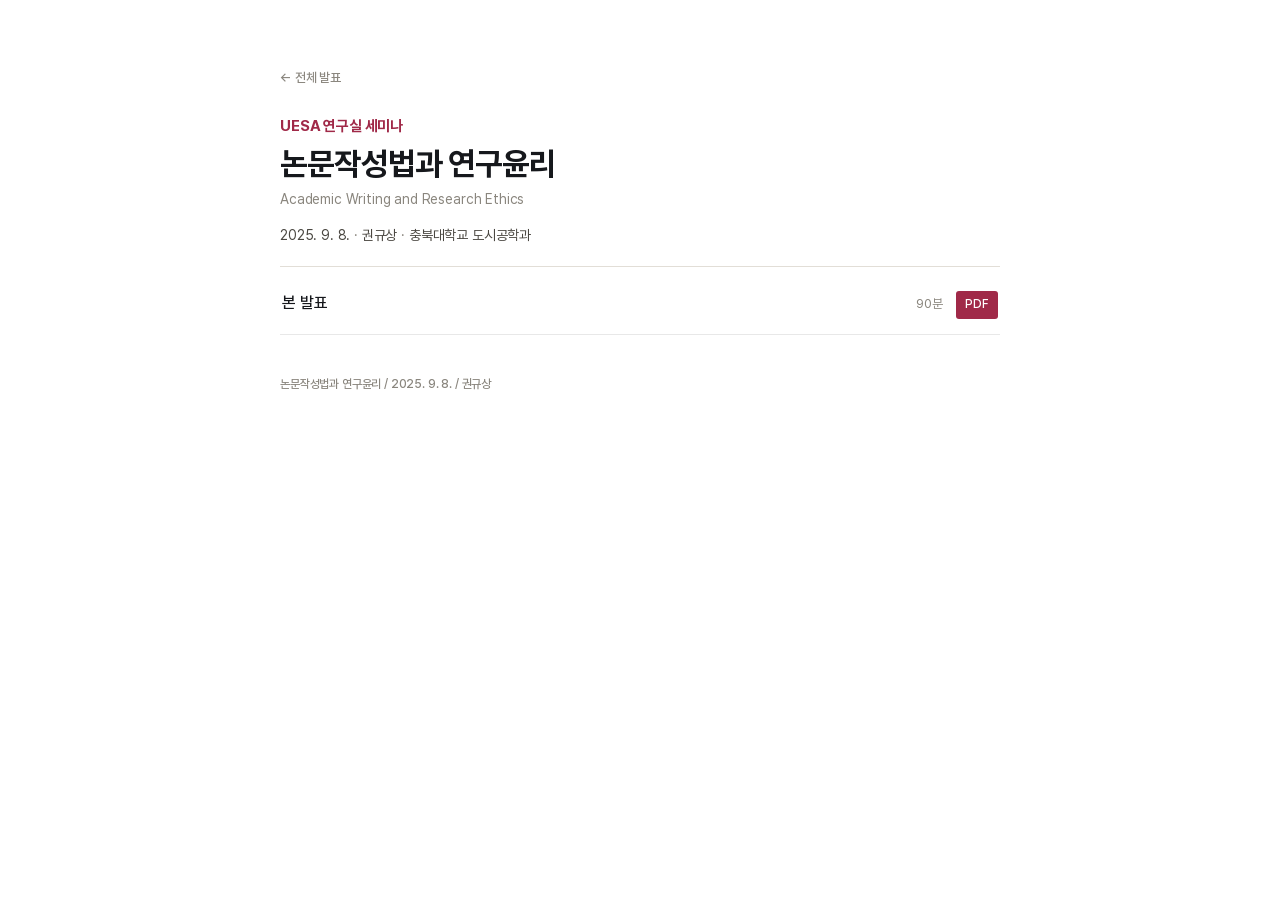
<file: 2025-09-08_UESA연구실세미나_논문작성법과연구윤리/index.html>
<!doctype html>
<!--
  발표 안내 페이지 — 이 파일을 <발표폴더>/index.html 로 복사한다.
  발표명·행사·날짜가 하드코딩돼 있지 않으므로 그대로 복사하면 된다.
-->
<html lang="ko">
<head>
<meta charset="utf-8">
<meta name="viewport" content="width=device-width, initial-scale=1">
<title>발표자료</title>
<link rel="stylesheet" href="../_shared/theme/tokens.css">
<style>
  body {
    margin: 0; background: var(--bg); color: var(--ink);
    font: 500 16px/1.6 'Pretendard', -apple-system, sans-serif;
    letter-spacing: -0.01em;
  }
  .wrap { max-width: 720px; margin: 0 auto; padding: 64px 24px 96px; }
  a.back { font-size: 13px; color: var(--muted); text-decoration: none; }
  a.back:hover { color: var(--accent-red); }
  .label { margin: 24px 0 0; font-size: 15px; font-weight: 700; color: var(--accent-red); }
  h1 { margin: 6px 0 0; font-size: 32px; font-weight: 700; letter-spacing: -0.03em; line-height: 1.25; }
  .en { margin: 4px 0 0; font-size: 14px; font-weight: 400; color: var(--muted); }
  .meta { margin: 14px 0 0; font-size: 14px; font-weight: 400; color: var(--ink-2); }
  .meta span + span::before { content: ' · '; color: var(--muted); }
  hr { border: none; border-top: 1px solid var(--rule); margin: 20px 0 0; }

  ul { list-style: none; margin: 8px 0 0; padding: 0; }
  li { border-bottom: 1px solid #E8E8E8; }
  .row { display: flex; align-items: baseline; gap: 14px; padding: 15px 2px; }
  .ttl { flex: 1 1 auto; font-size: 16px; font-weight: 500; color: var(--ink); text-decoration: none; }
  a.ttl:hover { color: var(--accent-blue); }
  .ttl.pending { color: #AAA; }
  .mins { flex: 0 0 auto; font-size: 13px; font-weight: 400; color: var(--muted); }
  .pdf {
    flex: 0 0 auto; font-size: 12px; font-weight: 500;
    color: #FFF; background: var(--brand-crimson);
    padding: 4px 9px; border-radius: 3px; text-decoration: none;
  }
  .pdf[hidden] { display: none; }
  .tag {
    flex: 0 0 auto; font-size: 11px; font-weight: 500;
    color: var(--muted); border: 1px solid #DDD; padding: 3px 7px; border-radius: 3px;
  }
  footer { margin-top: 40px; font-size: 12px; color: var(--muted); }
</style>
</head>
<body>
<div class="wrap">
  <a class="back" href="../index.html">← 전체 발표</a>
  <p class="label" id="event"></p>
  <h1 id="title"></h1>
  <p class="en" id="en"></p>
  <p class="meta" id="meta"></p>
  <hr>
  <ul id="list"></ul>
  <footer id="foot"></footer>
</div>

<script>
(async function () {
  const t = await (await fetch('talk.json')).json();
  const folder = decodeURIComponent(
    location.pathname.split('/').filter(Boolean).slice(-2, -1)[0] || '');

  document.getElementById('event').textContent = t.event || '';
  document.getElementById('title').textContent = t.title || '';
  document.getElementById('en').textContent = t.titleEn || '';
  document.title = (t.title || '발표자료') + ' — 발표자료';

  const meta = document.getElementById('meta');
  [[t.date, t.venue].filter(Boolean).join(' · '),
   (t.authors || []).join(' · '),
   t.affiliation].filter(Boolean).forEach((s) => {
    const el = document.createElement('span');
    el.textContent = s;
    meta.append(el);
  });

  const ul = document.getElementById('list');
  const many = (t.decks || []).length > 1;
  for (const d of (t.decks || [])) {
    const li = document.createElement('li');
    const row = document.createElement('div');
    row.className = 'row';

    // file 이 없으면 링크를 걸 수 없다. 이 자리에서 TypeError 가 나면
    // 목록이 통째로 빈다 — 강의노트에서 실제로 겪은 결함이다.
    const done = d.status === 'done' && !!d.file;
    const ttl = document.createElement(done ? 'a' : 'span');
    ttl.className = 'ttl' + (done ? '' : ' pending');
    ttl.textContent = d.label || t.title || '발표';
    if (done) ttl.href = 'slides/' + d.file;

    const mins = document.createElement('span');
    mins.className = 'mins';
    mins.textContent = d.minutes ? d.minutes + '분' : '';

    row.append(ttl, mins);

    if (done) {
      const stem = d.file.replace(/\.html$/, '');
      const pdf = document.createElement('a');
      pdf.className = 'pdf';
      pdf.href = 'pdf/' + stem + '.pdf';
      pdf.setAttribute('download', folder + (many ? '_' + stem : '') + '.pdf');
      pdf.textContent = 'PDF';
      row.append(pdf);
      fetch(pdf.href, { method: 'HEAD' })
        .then((r) => { if (!r.ok) pdf.hidden = true; })
        .catch(() => { pdf.hidden = true; });
    } else {
      const tag = document.createElement('span');
      tag.className = 'tag';
      tag.textContent = '준비 중';
      row.append(tag);
    }

    li.append(row);
    ul.append(li);
  }

  document.getElementById('foot').textContent = t.footer || '';
})();
</script>
</body>
</html>
</file>
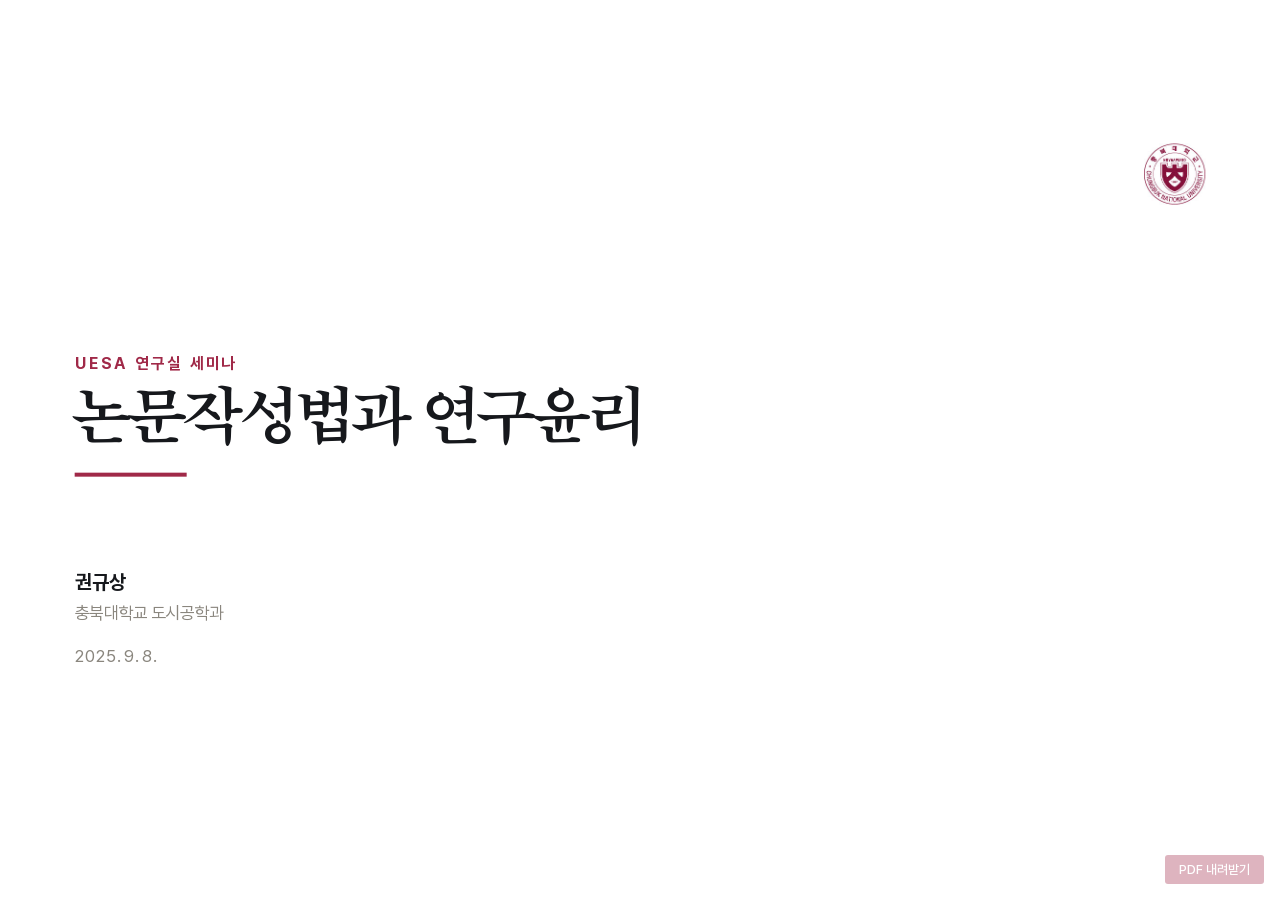
<file: 2025-09-08_UESA연구실세미나_논문작성법과연구윤리/slides/deck.html>
<!doctype html>
<!--
  논문작성법과 연구윤리 — UESA 연구실 세미나 (2025-09-08)

  원본은 source/논문작성법과 연구윤리.pptx (48쪽). 구성안과 원본 대비표는
  ../private/구성안.md 에 있다. 원본 p4~7 과 p13~14 는 누적 공개로 복제된
  쪽이라 각각 한 장으로 합쳤다. 그 밖에는 1:1 이다.

  행사명·날짜·발표자·푸터는 ../talk.json 이 채운다. 여기 적지 않는다.
  절 이름("1. 논문이란?")은 슬라이드마다 다르므로 kicker 를 직접 적는다.
-->
<html lang="ko">
<head>
  <meta charset="utf-8">
  <meta name="viewport" content="width=device-width, initial-scale=1">
  <title>논문작성법과 연구윤리</title>

  <link rel="stylesheet" href="../../_shared/vendor/reveal/reset.css">
  <link rel="stylesheet" href="../../_shared/vendor/reveal/reveal.css">
  <link rel="stylesheet" href="../../_shared/theme/tokens.css">
  <link rel="stylesheet" href="../../_shared/theme/cbnu.css">
  <link rel="stylesheet" href="../../_shared/theme/components.css">
  <link rel="stylesheet" href="../../_shared/theme/print.css">
  <link rel="stylesheet" href="../../_shared/theme/talk.css">

  <style>
    /* 이 덱에서만 쓰는 것 — 테마로 올릴 만큼 일반적이지 않다 */

    /* 원문 대조 (표절 사례) — 의심원문 / 선행연구 원문을 나란히 */
    .quote-pair { display: flex; gap: 18px; align-items: stretch; }
    .quote-pair > div { flex: 1 1 0; }
    .quote-box {
      border: 1px solid var(--rule); padding: 9px 11px;
      font-size: 12.5px; line-height: 1.5; color: var(--ink-2);
      height: 100%; box-sizing: border-box;
    }
    .quote-label { font-size: 12px; font-weight: 700; color: var(--ink); margin: 0 0 5px; }
    .quote-src   { display: block; margin-top: 7px; font-size: 10.5px; color: var(--muted); }

    /* 인용 문단 예시 (선행연구 검토 쓰기) */
    .para-example {
      border-left: 3px solid var(--rule); padding: 2px 0 2px 14px;
      font-size: 13px; line-height: 1.6; color: var(--ink-2);
    }

    /* 오해 문답 — 질문 굵게, 답은 크림슨 화살표로 시작 */
    .qa-list > li { margin-bottom: 11px; }
    .qa-list .ans { display: block; margin-top: 2px; color: var(--brand-crimson); font-weight: 500; }

    /* 좁은 보조 목록 (검색 도구 등) */
    .aside-list { font-size: 13px; }
  </style>

  <script src="../../_shared/js/charts.js"></script>
</head>
<body>
<div class="reveal"><div class="slides">

<!-- ══════════ 표지 (원본 p1) ══════════ -->
<section class="s-cover">
  <div class="logo-row">
    <img class="cover-logo" src="../../_shared/img/cbnu-logo.jpg" alt="충북대학교">
  </div>
  <p class="cover-event" data-talk-event>&nbsp;</p>
  <h1>논문작성법과 연구윤리</h1>
  <p class="cover-byline" data-talk-byline>&nbsp;</p>
  <p class="cover-date" data-talk-date>&nbsp;</p>
</section>

<!-- ══════════ 1. 논문이란? ══════════ -->

<!-- 원본 p2 -->
<section>
  <p class="kicker">1. 논문이란?</p>
  <h2>논문<span class="en">(research article)</span></h2>
  <div class="body stack">
    <ul>
      <li>증거와 논리를 기반으로</li>
      <li>기존 학술적 논의에 기여할</li>
      <li>새로운 결과/주장을 제시하는 글</li>
    </ul>
  </div>
</section>

<!-- 원본 p3 -->
<section>
  <p class="kicker">1. 논문이란?</p>
  <h2>자연과학/공학 논문과 사회과학 논문</h2>
  <div class="body stack">
    <ol style="padding-left:20px; margin:0 0 14px;">
      <li>자연과학/공학: 자연법칙의 발견(uncover the universal law) 혹은 기술진보(technological progress)</li>
      <li>사회과학: 사회현상과 인간행태의 해석과 이해(interpret and understand the society and human behavior)</li>
    </ol>
    <svg class="fig" id="fig-spectrum" viewBox="0 0 840 190" role="img">
      <title>도시공학의 하위 분야를 공학적 성격과 사회과학적 성격의 정도에 따라 늘어놓은 띠</title>
    </svg>
  </div>
</section>

<!-- 원본 p4~7 (누적 공개로 복제된 네 쪽을 한 장으로) -->
<section>
  <p class="kicker">1. 논문이란?</p>
  <h2>논문이 갖춰야 할 요건</h2>
  <div class="body tight">
    <div class="cols fig-left">
      <div class="col-l">
        <p class="sub" style="margin-bottom:2px;">1. 연구 질문이 기존 학술적 논의에 의미 있게 기여하는가?</p>
        <p class="fragment hl" data-fragment-index="1"
           style="margin:0 0 4px; text-align:right; font-size:13px;">— Desk reject의 결정</p>
        <ul>
          <li>의미 있는(meaningful): 학술적(academic)으로 중요한가?<br>
            <span class="caption">특정 현상을 설명하기 위해 정립된 이론 혹은 논의의 틀</span></li>
          <li>기여(contribution): 새로움(novelty)을 제공하는가?</li>
        </ul>
        <p class="sub" style="margin:14px 0 2px;">2. 연구 질문에 답하기 위한 증거가 충분한가?</p>
        <p class="fragment hl" data-fragment-index="1"
           style="margin:0 0 4px; text-align:right; font-size:13px;">— 최종 Accept의 결정</p>
        <ul>
          <li>논리적 비약 없는</li>
          <li>명백한 증거</li>
        </ul>
      </div>
      <div class="col-r">
        <div style="display:flex; gap:14px; align-items:flex-end;">
          <figure class="fragment" data-fragment-index="2" style="flex:1 1 0;">
            <img class="im-photo" src="../assets/ex-giants.jpg" alt="거인의 어깨 위에 올라선 사람">
            <figcaption>On the shoulder of giants</figcaption>
          </figure>
          <figure class="fragment" data-fragment-index="3" style="flex:0 0 40%;">
            <img class="im-photo" src="../assets/ex-stonetower.jpg" alt="들판에 쌓인 돌탑">
          </figure>
        </div>
      </div>
    </div>
  </div>
</section>

<!-- 원본 p8 -->
<section>
  <p class="kicker">1. 논문이란?</p>
  <h2>기여의 정도</h2>
  <div class="body">
    <div class="cols fig-left">
      <div class="col-l">
        <svg class="fig" id="fig-contrib" viewBox="0 0 440 280" role="img">
          <title>기여의 정도를 높은 기여와 낮은 기여 사이의 척도로 나타낸 그림</title>
        </svg>
      </div>
      <div class="col-r">
        <img class="im-photo" src="../assets/ex-stonetower.jpg" alt="들판에 쌓인 돌탑"
             style="max-height:236px; width:auto; margin:0 auto;">
      </div>
    </div>
    <p class="derive" style="text-align:center; margin-top:8px;">
      기여도가 높고 낮은 것의 차이가 있을 뿐, 기여가 없는 내용은 없다.<br>
      하지만 더 큰 기여를 위해 노력해야 한다.</p>
  </div>
</section>

<!-- ══════════ 2. 연구주제 찾기와 질문 만들기 ══════════ -->

<!-- 원본 p9 -->
<section>
  <p class="kicker">2. 연구주제 찾기와 질문 만들기</p>
  <h2>연구주제는 어떻게 찾을까?</h2>
  <div class="body stack">
    <ul>
      <li>본인이 관심있는 부분에서 연구주제를 찾아라.</li>
      <li>연구주제는 대주제, 세부주제, 세세부주제 등으로 구체화시킬 수 있다.
        <ul style="margin-top:6px;">
          <li>대주제: 젠트리피케이션</li>
          <li>세부주제: 젠트리피케이션의 작동방식</li>
          <li>세세부주제: 젠트리피케이션에서 국가의 역할</li>
        </ul>
      </li>
      <li>연구주제는 가급적이면 최대한 구체화하자.</li>
    </ul>
  </div>
</section>

<!-- 원본 p10 -->
<section>
  <p class="kicker">2. 연구주제 찾기와 질문 만들기</p>
  <h2>연구주제는 어떻게 찾을까?</h2>
  <div class="body stack">
    <svg class="fig" id="fig-flow" viewBox="0 0 520 320" role="img"
         style="margin:0 auto; max-height:330px;">
      <title>사례에서 이론검토를 거쳐 연구공백을 발견하고 연구질문을 구체화하는 흐름</title>
    </svg>
  </div>
</section>

<!-- 원본 p11 -->
<section>
  <p class="kicker">2. 연구주제 찾기와 질문 만들기</p>
  <h2>연구질문 만들기</h2>
  <div class="body tight">
    <p class="emph">본인이 발견한 연구공백을 육하원칙(5W1H) 중 하나로 제시</p>
    <ul>
      <li>무엇(what): 예. 아파트 가격에 무슨 요소가 영향을 미쳤는가?</li>
      <li>누가(who): 예. 아파트 가격에 누가 큰 영향을 미쳤는가?</li>
      <li>어떻게(how): 예. 아파트 거래는 어떻게 분포하는가? 얼마나 많이(how many/much) 발생하는가?</li>
      <li>언제(when): 예. 아파트 가격에 미치는 특정 요소는 언제 영향력이 극대화되는가?</li>
      <li>어디서(where): 예. 아파트 거래는 어디서 거래량이 군집되어 있는가?</li>
      <li>왜(why): 예. 아파트 거래가 강남에 집중되는 현상은 왜 발생하는가?</li>
    </ul>
  </div>
</section>

<!-- 원본 p12 -->
<section>
  <p class="kicker">2. 연구주제 찾기와 질문 만들기</p>
  <h2>연구가설 만들기</h2>
  <div class="body stack">
    <p class="lead t-define">본인의 연구질문에 대한 답을 “미리” 내려 검증 가능한 문제(O/X 문제)로 바꾸는 것이다.</p>
    <ul style="margin-top:18px;">
      <li>연구질문: 접근성은 아파트 가격에 영향을 미치는가?</li>
      <li>연구가설
        <ul style="margin-top:6px;">
          <li>(H0: 귀무가설) 접근성은 아파트 가격에 영향을 미치지 않을 것이다</li>
          <li>(H1: 대립가설) 접근성은 아파트 가격에 영향을 미칠 것이다.</li>
        </ul>
      </li>
    </ul>
  </div>
</section>

<!-- ══════════ 3. 선행연구 검토하기 ══════════ -->

<!-- 원본 p13~14 (Google Scholar 화면 한 쪽 + 정의 한 쪽을 한 장으로) -->
<section>
  <p class="kicker">3. 선행연구(literature) 검토하기</p>
  <h2>선행연구<span class="en">(existing literature)</span>란 무엇인가?</h2>
  <div class="body">
    <div class="cols">
      <div class="col-l">
        <img class="im-shot" src="../assets/ex-scholar.png" alt="Google Scholar 검색 화면">
      </div>
      <div class="col-r fragment" data-fragment-index="1">
        <p class="emph">선행연구는 “학계”에 “발표”된 “연구결과물”을 의미한다.</p>
        <ul>
          <li>학계: 학술적으로 논의된 것</li>
          <li>발표: 출판된 것과 출판되지 않은 것
            <ul style="margin-top:5px;">
              <li>출판된 것: 학술지, 보고서, 단행본 등</li>
              <li>출판되지 않은 것: 학술대회 발표집 등</li>
            </ul>
          </li>
          <li>연구결과물: 단순 데이터가 아닌 정리된 내용</li>
        </ul>
      </div>
    </div>
  </div>
</section>

<!-- 원본 p15 -->
<section class="s-split wide-left">
  <p class="kicker">3. 선행연구(literature) 검토하기</p>
  <h2>선행연구는 어떻게 찾을까?</h2>
  <div class="body tight">
    <div class="col-l">
      <ol style="padding-left:20px; margin:0;">
        <li>본인이 관심 갖는 주제의 “키워드”를 도출한다.</li>
        <li>키워드를 구글 스칼라 등에 입력하여 논문을 찾는다.</li>
        <li>제목, 저널명, 인용빈도, 저자명성 등을 고려해서 논문을 선택한다.</li>
        <li>해당 논문을 읽고 본인의 연구주제와 맞을 경우 파도타기한다.
          <ul style="margin-top:5px;">
            <li>해당 논문의 레퍼런스(reference)를 본다.</li>
            <li>해당 논문을 인용한 논문(cited by)를 본다.</li>
          </ul>
        </li>
      </ol>
    </div>
    <div class="col-r">
      <ul class="aside-list">
        <li>구글 스칼라, researchgate 등</li>
        <li>국내논문: KISS, DBPIA, eArticle 등</li>
        <li>해외논문: 각 저널 출판사 웹사이트, WOS 등</li>
        <li>GPT 계열: consensus, scite_ai</li>
      </ul>
      <img class="im-shot" src="../assets/ex-scholar-result.png"
           alt="구글 스칼라 검색결과 한 건" style="margin-top:10px;">
    </div>
  </div>
</section>

<!-- 원본 p16 -->
<section>
  <p class="kicker">3. 선행연구(literature) 검토하기</p>
  <h2>좋은 선행연구의 기준은 무엇인가?</h2>
  <div class="body stack">
    <ul>
      <li>특정 논문이 좋은 논문인지는 본인이 판단해야 한다.</li>
      <li>다만 간접적으로 다음과 같이 저널을 기준으로 판단한다.
        <ul style="margin-top:6px;">
          <li>Indexing 확인: KCI 등재지 혹은 SCI급 저널에 실린 논문인가?</li>
          <li>대표성 확인: 해당 분야 대표학회(예. 국토학회) 혹은 주요 출판사(Elsevier, Sage,
              Taylor &amp; Francis, Wiley 등)에서 발간된 저널인가?</li>
        </ul>
      </li>
    </ul>
    <p class="derive" style="margin-top:22px;">가급적 좋은 저널에 실린 논문을 (많이) 읽어라.</p>
  </div>
</section>

<!-- 원본 p17 -->
<section>
  <p class="kicker">3. 선행연구(literature) 검토하기</p>
  <h2>선행연구는 어떻게 읽어야 할까?</h2>
  <div class="body stack">
    <p class="emph">초보자라면 다음의 방법으로 읽어봅시다.</p>
    <ol style="padding-left:20px; margin-top:8px;">
      <li>초록을 읽고 대강의 내용을 훑어가며 읽는다. 특히 서론과 토론, 결론에 집중한다.</li>
      <li>대강의 내용을 파악한 상태로 분석방법, 결과 등을 자세히 읽는다.
          읽는 과정에서 모르는 내용은 체크해둔다.</li>
      <li>체크해 둔 내용을 다른 문헌 등을 통해서 확인해본다.</li>
      <li>읽은 내용을 간단하게 정리해본다.</li>
    </ol>
  </div>
</section>

<!-- 원본 p18 -->
<section class="s-split wide-left">
  <p class="kicker">3. 선행연구(literature) 검토하기</p>
  <h2>선행연구는 어떻게 정리하면 좋을까?</h2>
  <div class="body tight">
    <div class="col-l">
      <p class="emph">서지정리 프로그램(endnote, Zotero, refworks 등)을 활용하여 목록을 정리한다.</p>
      <p class="emph" style="margin-top:12px;">각 논문별 내용은 다음의 기준을 참고하여 나름대로 정리해본다.</p>
      <ul>
        <li>서지정보(저자, 제목, 저널명, 출판연도 등)</li>
        <li>연구 필요성과 목적</li>
        <li>핵심방법론: 연구지역, 변수(종속/통제/설명), 방법론, 결과</li>
        <li>연구주요내용</li>
        <li>주요 인용할 만한 문구</li>
        <li>본인이 생각하는 이 연구의 기여와 독창성</li>
        <li>본인이 생각하는 이 연구의 한계</li>
        <li>논문을 읽으면서 들었던 의문점</li>
      </ul>
    </div>
    <div class="col-r">
      <div class="logo-strip" style="flex-direction:column; align-items:flex-start;">
        <img class="im-logo" src="../assets/ex-endnote.png" alt="EndNote">
        <img class="im-logo" src="../assets/ex-zotero.jpg" alt="Zotero">
      </div>
    </div>
  </div>
</section>

<!-- 원본 p19 -->
<section>
  <p class="kicker">3. 선행연구(literature) 검토하기</p>
  <h2>선행연구를 검토해서 무엇을 뽑아내야 할까?</h2>
  <div class="body stack">
    <ol style="padding-left:20px; margin:0;">
      <li>Positioning: 기존 학술적 논의에서 본인 연구가 다루고 있는 부분이 어디인지를 파악
        <p class="derive">→ 대주제, 세부주제, 세세부주제 혹은 그 하위단위에서 내 연구는 어디에 있는가?</p></li>
      <li>Finding research gap: 기존 논의에서 부족한 점을 파악
        <p class="derive">→ 내 연구는 어떤 측면에서 새로운가? 어떤 점을 기여할 수 있는가?</p></li>
      <li>New theoretical foundation: 기존 연구공백을 메우기 위한 새로운 단서의 파악
        <p class="derive">→ 타 분야 이론의 결합, 관점의 변화, 새로운 데이터나 방법론의 활용</p></li>
    </ol>
  </div>
</section>

<!-- ══════════ 4. 논문 쓰기 ══════════ -->

<!-- 원본 p20 -->
<section>
  <p class="kicker">4. 논문 쓰기</p>
  <h2>핵심내용</h2>
  <div class="body stack">
    <p class="emph">일반적인 과학적 논문 쓰기에서</p>
    <ol style="padding-left:20px; margin-top:14px;">
      <li>논문은 약속된 포맷(format)에 맞게 정보를 전달하는 매우 규격화된 글이다.<br>
        <span class="caption">(예. IMRAD – Introduction, Materials, Results And Discussion)</span></li>
      <li style="margin-top:16px;">논문에서 문장과 문단의 순서는 대체로 정해져 있다.</li>
      <li style="margin-top:16px;">논문에서 문장의 형태는 대체로 정해져 있다.</li>
    </ol>
  </div>
</section>

<!-- 원본 p21 -->
<section class="s-split wide-left">
  <p class="kicker">4. 논문 쓰기</p>
  <h2>서론 쓰기</h2>
  <div class="body tight">
    <div class="col-l">
      <p class="emph">서론은 다음과 같이 연구질문 구체화 단계를 그대로 문단으로 옮기는 것이다.</p>
      <ul>
        <li>1문단: 연구주제에 대한 간략한 동향(연구동향/실제 환경) 및 성과</li>
        <li>2문단: 기존 연구가 최근 직면한 한계와 내 연구 세부주제의 중요성</li>
        <li>3문단: 연구목적, 연구방법 및 요약결론, 연구의 기여 제시</li>
        <li>4문단: 이후 논문의 구성</li>
      </ul>
      <ul style="margin-top:12px;">
        <li>각 문단은 대략 4~5문장으로 쓰되 필요에 따라 늘린다.</li>
        <li>선행연구 검토(literature review)가 별도로 없다면 1, 2문단을 각각 최소 2~3문단
            이상으로 늘려야 한다. (즉, 총 4~6문단 이상)</li>
      </ul>
    </div>
    <div class="col-r">
      <p class="caption" style="margin:0 0 4px;">사례</p>
      <svg class="fig" id="fig-flow2" viewBox="0 0 520 320" role="img" style="max-height:290px;">
        <title>사례에서 이론검토를 거쳐 연구공백을 발견하고 연구질문을 구체화하는 흐름</title>
      </svg>
    </div>
  </div>
</section>

<!-- 원본 p22 -->
<section>
  <p class="kicker">4. 논문 쓰기</p>
  <h2>서론 쓰기</h2>
  <div class="body tighter">
    <p class="sub" style="margin-bottom:4px;">1문단: 연구주제에 대한 간략한 동향(연구동향/실제 환경) 및 성과</p>
    <ul>
      <li>첫 문장은 가벼우면서도 흥미를 끌 수 있는 문장으로 기술
        <ul style="margin-top:3px;">
          <li>예1. 지난 20년 동안 도시연구자들은 도시공간구조의 측정과 변화에 대해서
              지속적으로 관심을 가져왔다.</li>
          <li>예2. 2022년 태풍으로 인한 집중호우로 서울 강남 일대가 침수된 것은 기후변화의
              위험성을 알려주는 경고문과 같았다. 이후 많은 학자들은 기후변화 대응을 위한
              도시계획적 방안이 시급히 마련되어야 할 필요가 있음을 깨닫기 시작했다.</li>
        </ul>
      </li>
      <li>이후 지금까지 “내 연구주제”가 “특정한 방향”에서 활발히 연구되어 왔음을 제시</li>
    </ul>
    <p class="sub" style="margin:12px 0 4px;">2문단: 기존 연구가 최근 직면한 한계와 내 연구 세부주제의 중요성</p>
    <ul>
      <li>기존 연구의 성과에도 불구하고 “기존 연구”는 “내 연구질문을 통해 해결하려는 내용”을
          충분히 해결하지 못함. 그 이유는 다음 중 하나 이상의 것 때문
        <ul style="margin-top:3px;">
          <li>여기까지 관심을 기울이지 못해서</li>
          <li>데이터의 부족 때문에</li>
          <li>시대변화 때문에</li>
          <li>기타 이유</li>
        </ul>
      </li>
      <li>하지만 “내 연구질문의 내용”은 “특정한 이유” 때문에 중요하고 반드시 해결되어야 함</li>
    </ul>
  </div>
</section>

<!-- 원본 p23 -->
<section>
  <p class="kicker">4. 논문 쓰기</p>
  <h2>서론 쓰기</h2>
  <div class="body tight">
    <p class="sub" style="margin-bottom:4px;">3문단: 연구목적, 연구방법 및 요약결론, 연구의 기여 제시</p>
    <ul>
      <li>이 연구는 “내 연구질문”을 해결하는 것이 목적</li>
      <li>이 목적을 위해 다음과 같은 “연구방법론”을 활용
        <ul style="margin-top:3px;"><li>분석법, 데이터 등이 제시될 수 있음</li></ul>
      </li>
      <li>이를 통해 “연구질문에 대해 다음과 같은 답”을 제시
        <ul style="margin-top:3px;"><li>최종 결론을 살짝 보여줌으로써 독자의 이해도 제고</li></ul>
      </li>
      <li>이 연구는 “이 연구질문이 해결되지 못한 이유 중 하나를 특정한 방식으로 극복”하여
          기존 연구에 기여함
        <ul style="margin-top:3px;">
          <li>본 연구의 차별성으로 강조할 부분(주제, 방법론, 자료 등)을 좀더 강조해서 기술</li>
        </ul>
      </li>
    </ul>
    <p class="sub" style="margin:14px 0 4px;">4문단: 이후 논문의 구성</p>
    <ul>
      <li>이를 위한 논문의 구성은 다음과 같다.<br>
          2장에서는 ~ . 3장에서는 ~ . 4장에서는 ~. 마지막으로 5장에서는 ~.</li>
    </ul>
  </div>
</section>

<!-- 원본 p24 -->
<section>
  <p class="kicker">4. 논문 쓰기</p>
  <h2>선행연구 검토<span class="en">(literature review)</span> 쓰기</h2>
  <div class="body stack">
    <p class="emph">선행연구의 목적과 기능은 다음과 같다.</p>
    <ol style="padding-left:20px; margin:6px 0 0;">
      <li>내 연구의 위치 제시</li>
      <li>기존 연구의 틈새를 발견하여 이 연구의 필요성 제시</li>
      <li>연구의 틈새를 메울 새로운 단서의 제공: 내 연구에서 활용할 부분의 제시</li>
    </ol>
    <ul style="margin-top:18px;">
      <li>선행연구는 단순히 연구 요약(summarize)이 아니라, 연구들을 읽고 공통된 내용을
          나의 요약된 주장으로 종합(synthesize)하는 것이다.</li>
      <li>선행연구는 본인의 생각보다 훨씬 넓고 많이 읽어야 한다.</li>
    </ul>
  </div>
</section>

<!-- 원본 p25 -->
<section>
  <p class="kicker">4. 논문 쓰기</p>
  <h2>선행연구 검토<span class="en">(literature review)</span> 쓰기 예시</h2>
  <div class="body">
    <div class="triptych" style="gap:26px;">
      <div class="cell" style="text-align:left;">
        <p class="cell-title" style="text-align:left;">좋은 케이스</p>
        <img class="im-shot" src="../assets/ex-litreview-good.png"
             alt="여러 연구를 종합해 한 주장으로 쓴 문단" style="max-height:268px; width:auto;">
      </div>
      <div class="cell" style="text-align:left;">
        <p class="cell-title" style="text-align:left;">아쉬운 케이스</p>
        <img class="im-shot" src="../assets/ex-litreview-poor.png"
             alt="저자와 연도를 앞세워 연구를 하나씩 나열한 문단" style="max-height:268px; width:auto;">
      </div>
    </div>
  </div>
</section>

<!-- 원본 p26 -->
<section>
  <p class="kicker">4. 논문 쓰기</p>
  <h2>선행연구 검토<span class="en">(literature review)</span> 쓰기</h2>
  <div class="body tight">
    <ul>
      <li>2장에 들어갈 전체 내용을 구성한다.
        <ul style="margin-top:4px;">
          <li>기본적으로 연구질문 잡을 때 사용한 세부주제-세세부주제-한계사항-극복방안별로
              연구흐름을 훑는다.</li>
          <li>단순하게 서론의 1,2문단이 각각 하나의 절로 들어간다고 생각하면 편하다.
            <ul style="margin-top:3px;">
              <li>서론의 1번째 문단: 연구내용의 세부 혹은 세세부주제 요약</li>
              <li>서론의 2번째 문단: 세세부주제 내에서 기존 연구가 가진 한계점 제시</li>
            </ul>
          </li>
        </ul>
      </li>
      <li style="margin-top:12px;">각 문단은 “저자의 주장 - 선행연구 사례 혹은 보충문장”으로 구성한다.
        <ul style="margin-top:4px;">
          <li>문단 순서대로 저자의 주장을 담고 있는 첫번째 문장만 읽으면 주장하는 바를
              이해할 수 있도록 작성한다.</li>
        </ul>
      </li>
      <li style="margin-top:12px;">가급적이면 각 문장은 “저자(연도)는 ~”이렇게 쓰기보다,
          여러 연구에서 드러난 공통된 사실을 종합하여 주장하는 문장으로 만들고 뒤에 해당
          연구들을 인용한다.</li>
    </ul>
  </div>
</section>

<!-- 원본 p27 -->
<section>
  <p class="kicker">4. 논문 쓰기</p>
  <h2>선행연구 검토<span class="en">(literature review)</span> 쓰기</h2>
  <div class="body stack">
    <p class="para-example">
      노인의 이동성과 관련한 연구들은 대체로 노인들의 통행패턴이 다른 연령과 차별화된 경향을
      보인다는 점을 강조한다. 우선적으로 발견되는 것은 노인의 통행패턴이 청년층(younger adults)이나
      장년층(middle-age adults)과 다르다는 것이다(Feng et al., 2013; Figueroa et al., 2014;
      Cheng et al., 2019). 이는 생애주기에 다른 효과이기도 하지만 코호트 효과, 즉 동질집단 간
      경험하는 특성에 따라서도 차이를 보인다(Siren and Haustein, 2013). 생애주기에 비춰보면
      노인의 경우 은퇴 등으로 인해 통근통행이 감소하고 그에 따라 재량시간이 증가하면서
      비통근통행이 증가한다. 반면 코호트 효과에 따르면 1980년대의 60대와 2000년대의 60대의
      통행패턴은 라이프스타일의 차이, 교육수준의 차이 등으로 인해 서로 다른 통행패턴을 보일 수 있다.
    </p>
    <p class="para-example" style="margin-top:14px;">
      노인의 통행패턴 차이는 개인적 차원뿐만 아니라 근린의 생활환경이나 보행환경의 특성,
      도시 전체의 공간구조 등 도시 건조 환경이 미치는 영향도 중요하다.
      <span class="caption">(첫 문장에 이어서 이를 보충 - 종합된 내용 혹은 중요한 특정 논문을 가져와 설명)</span>
    </p>
  </div>
</section>

<!-- 원본 p28 -->
<section>
  <p class="kicker">4. 논문 쓰기</p>
  <h2>방법론<span class="en">(methodology)</span> 쓰기</h2>
  <div class="body stack">
    <ul>
      <li>방법론은 결과 도출을 위한 “레시피(recipe)”이다.</li>
      <li style="margin-top:18px;">연구결과의 반복적 재현(reproducibility)이 가능하도록
          최대한 “자세하게” 기술해야 한다.</li>
      <li style="margin-top:18px;">국외 논문에서 방법론에 연구지역(study area)이 들어가는 경우
          해외 리뷰어가 연구결과 도출에 영향을 미치는 한국 맥락을 이해할 수 있도록
          충분히 자세히 기술한다.</li>
    </ul>
  </div>
</section>

<!-- 원본 p29 -->
<section>
  <p class="kicker">4. 논문 쓰기</p>
  <h2>결과<span class="en">(result)</span> 쓰기</h2>
  <div class="body stack">
    <ul>
      <li>연구결과는 저자가 제시한 레시피를 사용해 도출된 증거들을 제시하는 것이다.</li>
      <li style="margin-top:16px;">분석결과 나온 내용 중 본인의 연구질문에 답할 증거들을
          기술(description)하고 간단하게 설명한다.
        <ul style="margin-top:5px;">
          <li>만약 Discussion이 별도 챕터로 분리되지 않은 경우 증거를 설명할 때
              설명(explanation)과 해석(interpretation)을 모두 자세하게 기술하여야 한다.</li>
        </ul>
      </li>
      <li style="margin-top:16px;">회귀분석 등을 사용하였을 경우 대체로 정해진 문장방식이 존재한다.
        <ul style="margin-top:5px;">
          <li>예. The variable X is positively/negatively associated with Y (dependent variable)</li>
        </ul>
      </li>
    </ul>
  </div>
</section>

<!-- 원본 p30 -->
<section>
  <p class="kicker">4. 논문 쓰기</p>
  <h2>토론<span class="en">(discussion)</span> 쓰기</h2>
  <div class="body tight">
    <ul>
      <li>토론은 연구결과를 통해 도출된 증거를 활용해서 서론에 제기한 본인의 연구질문에
          답하는 과정이다.</li>
      <li style="margin-top:12px;">토론은 다음 순서대로 충분히 자세하고 본인 주장을 제시하며 쓴다.
          다만 <strong class="hl">논리적 비약은 금물!</strong></li>
    </ul>
    <ol style="padding-left:20px; margin:6px 0 0;">
      <li>서론에 제시한 연구질문의 제시</li>
      <li>연구질문별 결과파트에 제시한 증거의 제시</li>
      <li>선행연구와 비교를 통한 증거의 설명과 해석
        <ol style="padding-left:20px; margin-top:4px; list-style:decimal;">
          <li>일치되는 결과(consistent with) / 상반되는 결과(is different from, contrast with)</li>
          <li>왜 이런 결과가 나타났는지에 대한 설명과 해석</li>
        </ol>
      </li>
      <li>증거를 통해 내가 어떻게 기존 연구에 기여하고 있는지 제시</li>
    </ol>
    <p class="derive" style="margin-top:14px;">토론 작성을 위해서는 “선행연구 고찰”이 필수적이다.</p>
  </div>
</section>

<!-- 원본 p31 -->
<section>
  <p class="kicker">4. 논문 쓰기</p>
  <h2>결론<span class="en">(conclusion)</span> 쓰기</h2>
  <div class="body stack">
    <p class="lead t-define">결론은 전체적인 연구내용을 정리하기 위한 파트이다.</p>
    <ul style="margin-top:20px;">
      <li>결론은
        <ul style="margin-top:8px;">
          <li>1문단: 연구내용의 요약</li>
          <li>2문단: 연구를 통한 기여</li>
          <li>3문단: 연구의 한계와 후속 연구</li>
        </ul>
      </li>
    </ul>
  </div>
</section>

<!-- ══════════ 5. 리뷰페이퍼 작성하기 ══════════ -->

<!-- 원본 p32 -->
<section>
  <p class="kicker">5. 리뷰페이퍼 작성하기</p>
  <h2>리뷰페이퍼<span class="en">(review paper)</span>란?</h2>
  <div class="body stack">
    <ul>
      <li>특정 주제(대주제, 세부주제, 세세부주제)의 내용, 접근법, 결과 등을 중심으로</li>
      <li>기존 연구의 흐름을 정리하고</li>
      <li>향후 연구방향 혹은 새로운 연구주제를 제시하는 글</li>
    </ul>
    <p class="sub" style="margin:24px 0 6px;">Original research paper vs. Review paper</p>
    <ul>
      <li>Original research paper: 새로운 증거로 본인의 의견을 주장하는 논문</li>
      <li>Review paper: 기존 연구들을 종합하여 본인의 의견을 주장하는 논문</li>
    </ul>
  </div>
</section>

<!-- 원본 p33 -->
<section>
  <p class="kicker">5. 리뷰페이퍼 작성하기</p>
  <h2>리뷰페이퍼<span class="en">(review paper)</span>의 유형</h2>
  <div class="body tight">
    <p class="sub" style="margin-bottom:5px;">1. 서술적 리뷰(narrative review)</p>
    <ul>
      <li>특정 주제에 대한 기존 연구를 다양한 측면(주제, 시간, 방법론과 디자인, 결과)
          중심으로 정리하여 전반적인 이해를 제공하고, 주관적인 견해를 가급적 배제</li>
      <li>체계적으로 문헌을 파악하는 것이 아닌 연구자의 주관에 따라 선택적으로 문헌 탐색</li>
      <li>일반적으로 문헌들에 대한 양적 탐색보다 연구들의 종합에 초점을 둠</li>
    </ul>
    <p class="sub" style="margin:16px 0 5px;">2. 비판적 리뷰(critical review)</p>
    <ul>
      <li>서술적 리뷰와 유사하지만 기존 연구에 대한 단순 종합을 넘어 비판적으로 검토하고
          본인의 주장을 강하게 제시</li>
      <li>체계적으로 문헌을 파악하는 것이 아닌 연구자의 주관에 따라 선택적으로 문헌 탐색</li>
      <li>일반적으로 문헌들에 대한 양적 탐색보다 연구들의 종합에 초점을 둠</li>
    </ul>
  </div>
</section>

<!-- 원본 p34 -->
<section>
  <p class="kicker">5. 리뷰페이퍼 작성하기</p>
  <h2>리뷰페이퍼<span class="en">(review paper)</span>의 유형</h2>
  <div class="body tighter">
    <p class="sub" style="margin-bottom:5px;">3. 체계적 리뷰(systematic review)</p>
    <ul>
      <li>일반적으로 PRISMA(Preferred Reporting Items for Systematic Reviews and Meta-Analyses)
          가이드라인에 따라 체계적으로 문헌을 탐색</li>
      <li>비판적인 리뷰도 가능하지만 대체로 연구자가 구분한 문헌 분류기준(연도별, 지역별,
          세부주제별 등)에 따른 양적인 동향 탐색에 초점을 둠</li>
      <li>주관적인 문헌 추출이 아닌 특정 기준에 맞는 모든 문헌들을 검토하기 때문에
          비판성을 갖기 어려움</li>
    </ul>
    <p class="sub" style="margin:14px 0 5px;">4. 메타분석(meta-analysis)</p>
    <ul>
      <li>특정 연구질문에 대한 양적 논문을 통계적으로 종합하여 통합적 결론을 도출</li>
      <li>문헌 수집을 위해 체계적 리뷰의 PRISMA 기준을 따르는 경우가 많음</li>
      <li>연구별 개별효과의 크기를 통합할 수 있는 통계방법 사용
        <ul style="margin-top:3px;">
          <li>여러 연구의 회귀분석 계수를 통합: 개념적 일관성과 효과의 표준화만 가능하다면 종합 가능</li>
          <li>고정효과모델, 랜덤효과모델, 베이즈 메타분석, 누적 메타분석 등</li>
        </ul>
      </li>
    </ul>
  </div>
</section>

<!-- 원본 p35 -->
<section>
  <p class="kicker">5. 리뷰페이퍼 작성하기</p>
  <h2>리뷰페이퍼<span class="en">(review paper)</span>의 구분</h2>
  <div class="body stack">
    <p class="lead t-define">비판이 적다고 해서 자기 주장이 없는 것은 아니며,
       연구자 고유의 종합(synthesis)이 중요</p>
    <table style="margin-top:22px; width:76%; margin-left:auto; margin-right:auto;">
      <thead>
        <tr><th>유형</th><th>비판정도</th><th>문헌추출의 체계성</th><th>리뷰종합방식</th></tr>
      </thead>
      <tbody>
        <tr><td>서술적 리뷰</td><td>약함</td><td>주관적</td><td>질적</td></tr>
        <tr><td>비판적 리뷰</td><td>강함</td><td>주관적</td><td>질적</td></tr>
        <tr><td>체계적 리뷰</td><td>약함</td><td>체계적</td><td>양적</td></tr>
        <tr><td>메타 분석</td><td>약함</td><td>체계적</td><td>양적</td></tr>
      </tbody>
    </table>
  </div>
</section>

<!-- 원본 p36 -->
<section>
  <p class="kicker">5. 리뷰페이퍼 작성하기</p>
  <h2>리뷰페이퍼<span class="en">(review paper)</span> 사례</h2>
  <div class="body tight">
    <p class="sub" style="margin-bottom:5px;">비판적 리뷰</p>
    <ul>
      <li>권규상. (2016). 도시 네트워크의 규범적 개념화에 대한 비판적 검토.
          한국도시지리학회지, 19(2), 263-282.</li>
    </ul>
    <p class="sub" style="margin:14px 0 5px;">체계적 리뷰</p>
    <ul>
      <li>손정렬. (2020). 빅데이터 연구에서의 빅마켓, 빅네임 그리고 빅네트워크:
          국제학술지를 통해 본 도시 빅데이터 연구동향. 대한지리학회지. 55(2), 161-179.</li>
      <li>조준혁. (2024). 도시와 로봇의 상호작용에 관한 체계적 문헌고찰-인간과 로봇이
          공존하는 도시설계를 위한 탐색. 도시설계, 25(6), 5-24.</li>
      <li>김은정. (2023). 부동산학 연구에서 근린의 보행친화성 (Walkability) 은 중요한가?:
          문헌고찰을 중심으로. 부동산정책연구, 24(2), 26-41.</li>
    </ul>
    <p class="sub" style="margin:14px 0 5px;">메타 분석</p>
    <ul>
      <li>송재민. (2021). 도시형태가 통행행태에 미치는 영향 메타분석. 국토계획, 56(7), 103-114.</li>
    </ul>
  </div>
</section>

<!-- 원본 p37 -->
<section>
  <p class="kicker">5. 리뷰페이퍼 작성하기</p>
  <h2>리뷰페이퍼<span class="en">(review paper)</span> 유형별 챕터 구성</h2>
  <div class="body tighter">
    <div class="triptych" style="gap:30px; align-items:flex-start;">
      <div class="cell" style="text-align:left;">
        <p class="cell-title" style="text-align:left;">서술적/비판적 리뷰</p>
        <ol style="padding-left:20px; margin:0;">
          <li>서론: 특정 주제에 대한 리뷰가 필요한 이유 제시</li>
          <li>기존 연구 요약
            <ul style="margin-top:3px;">
              <li>본인의 생각에 맞게 조합</li>
              <li>대체로 역사적 과정을 중심으로 기술</li>
            </ul>
          </li>
          <li>기존 연구의 논평
            <ul style="margin-top:3px;"><li>기존 연구의 한계 혹은 공백 등 기술</li></ul>
          </li>
          <li>새로운 연구방향 제시
            <ul style="margin-top:3px;">
              <li>기존 연구의 공백을 메울 새로운 연구 이론, 방법론 등 제시</li>
              <li>본인이 제시한 이론, 방법론에 기반했을 때의 강점 제시</li>
            </ul>
          </li>
          <li>결론</li>
        </ol>
      </div>
      <div class="cell" style="text-align:left;">
        <p class="cell-title" style="text-align:left;">체계적/메타분석</p>
        <ol style="padding-left:20px; margin:0;">
          <li>서론: 특정 주제에 대한 리뷰가 필요한 이유 제시</li>
          <li>기존 연구 요약
            <ul style="margin-top:3px;"><li>양적 검토 이전 해당 주제의 일반적 흐름 제시</li></ul>
          </li>
          <li>방법론
            <ul style="margin-top:3px;">
              <li>검색 전략, 포함/제외 기준, 데이터 추출 및 질 평가 방법</li>
              <li>일반적으로 PRISMA 원칙에 따라 문헌을 검색하고 제외한 뒤 종합하는 방법을 제시</li>
            </ul>
          </li>
          <li>결과: 양적 검토 결과 제시</li>
          <li>논의
            <ul style="margin-top:3px;">
              <li>검토 결과에 따른 해석</li>
              <li>기존 연구의 공백지점과 제한점 제시</li>
            </ul>
          </li>
          <li>결론</li>
        </ol>
      </div>
    </div>
  </div>
</section>

<!-- ══════════ 6. 연구윤리 ══════════ -->

<!-- 원본 p38 -->
<section>
  <p class="kicker">6. 연구윤리</p>
  <h2>연구부정행위의 범위</h2>
  <p class="corner-note">* 연구윤리확보를 위한 지침 제11조</p>
  <div class="body tighter">
    <ul>
      <li><strong>위조</strong>: 존재하지 않는 연구 원자료 또는 연구자료, 연구결과 등을 허위로
          만들거나 기록 또는 보고하는 행위</li>
      <li><strong>변조</strong>: 연구 재료ㆍ장비ㆍ과정 등을 인위적으로 조작하거나 연구 원자료 또는
          연구자료를 임의로 변형ㆍ삭제함으로써 연구 내용 또는 결과를 왜곡하는 행위</li>
      <li><strong>표절</strong>: 일반적 지식이 아닌 타인의 독창적인 아이디어 또는 창작물을 적절한
          출처표시 없이 활용함으로써, 제3자에게 자신의 창작물인 것처럼 인식하게 하는 행위</li>
      <li><strong>부당한 저자 표시</strong>: 연구내용 또는 결과에 대하여 공헌 또는 기여를 한 사람에게
          정당한 이유 없이 저자 자격을 부여하지 않거나, 공헌 또는 기여를 하지 않은 사람에게
          감사의 표시 또는 예우 등을 이유로 저자 자격을 부여하는 행위</li>
      <li><strong>부당한 중복게재</strong>: 연구자가 자신의 이전 연구결과와 동일 또는 실질적으로
          유사한 저작물을 출처표시 없이 게재한 후, 연구비를 수령하거나 별도의 연구업적으로
          인정받는 경우 등 부당한 이익을 얻는 행위</li>
      <li><strong>연구부정행위에 대한 조사 방해 행위</strong>: 본인 또는 타인의 부정행위에 대한
          조사를 고의로 방해하거나 제보자에게 위해를 가하는 행위</li>
      <li>그 밖에 각 학문분야에서 통상적으로 용인되는 범위를 심각하게 벗어나는 행위</li>
    </ul>
  </div>
</section>

<!-- 원본 p39 -->
<section>
  <p class="kicker">6. 연구윤리</p>
  <h2>표절</h2>
  <div class="body">
    <p class="emph">일반적 지식이 아닌 타인의 독창적인 아이디어 또는 창작물을 적절한 출처표시 없이
       활용함으로써, 제3자에게 자신의 창작물인 것처럼 인식하게 하는 행위</p>
    <p class="sub" style="margin:18px 0 6px;">표절이 되는 경우</p>
    <ol style="padding-left:20px; margin:0;">
      <li>타인의 연구내용 전부 또는 일부를 출처를 표시하지 않고 그대로 활용하는 경우</li>
      <li>타인의 저작물의 단어ㆍ문장구조를 일부 변형하여 사용하면서 출처표시를 하지 않는 경우</li>
      <li>타인의 독창적인 생각 등을 활용하면서 출처를 표시하지 않은 경우</li>
      <li>타인의 저작물을 번역하여 활용하면서 출처를 표시하지 않은 경우</li>
    </ol>
  </div>
</section>

<!-- 원본 p40 -->
<section>
  <p class="kicker">6. 연구윤리</p>
  <h2>표절</h2>
  <div class="body tight stack">
    <p class="sub" style="margin-bottom:8px;">1. 타인의 연구내용 전부 또는 일부를 출처를 표시하지 않고
       그대로 활용하는 경우</p>
    <div class="quote-pair">
      <div>
        <p class="quote-label">&lt;의심원문&gt;</p>
        <div class="quote-box">문제는 독일 전체에서 동독지역 근로자가 차지하는 비중이 1991년
          21.9%에서 2014년 18.1%로 감소하여 동독지역의 노동력 감소 폭이 인구 감소 폭보다 다소
          크게 나타나고 있다는 점이다. 이는 통일 이후 동독지역 출생자들이 학업으로 인해
          경제활동인구에서 이탈했거나 동독 구사회주의 정권 시절 과잉 고용 현상이 조정되었기
          때문인 것으로 이해된다.</div>
      </div>
      <div>
        <p class="quote-label">&lt;선행연구 원문&gt;</p>
        <div class="quote-box">문제는 독일 전체에서 동독지역 근로자가 차지하는 비중이 1991년
          21.9%에서 2014년 18.1%로 동독지역의 노동력 감소폭이 인구 감소 폭보다 다소 크게
          나타나고 있다는 점이다. 이는 통일이후 동독지역 출생자들이 학업으로 인해 경제활동인구에서
          이탈하거나 또는 동독 구사회주의 정권시절 과잉고용 현상의 조정으로 이해할 수 있다
          <span class="quote-src">출처: 경제인문사회연구회(2020), 국책연구기관 연구윤리 평가사례 2020, 75-79 발췌</span>
        </div>
      </div>
    </div>
    <p class="derive" style="margin-top:12px;">→ 해결방안은? 1) 직접인용(따옴표) + 출처표시,
       2) 간접인용(paraphrasing) + 출처표시</p>
  </div>
</section>

<!-- 원본 p41 -->
<section>
  <p class="kicker">6. 연구윤리</p>
  <h2>표절</h2>
  <div class="body tight stack">
    <p class="sub" style="margin-bottom:4px;">표절이 되는 경우</p>
    <ul style="margin-bottom:10px;">
      <li>2. 타인의 저작물의 단어ㆍ문장구조를 일부 변형하여 사용하면서 출처표시를 하지 않는 경우</li>
      <li>3. 타인의 독창적인 생각 등을 활용하면서 출처를 표시하지 않은 경우</li>
      <li>4. 타인의 저작물을 번역하여 활용하면서 출처를 표시하지 않은 경우</li>
    </ul>
    <div class="quote-pair">
      <div>
        <p class="quote-label">&lt;의심원문&gt;</p>
        <div class="quote-box">국가와 지역에 따라 교육에 대한 장벽과 이를 극복하기 위한 해결책은
          다르지만 교육이 인간의 기본적인 권리이며 개인에게 기회를 제공하는 관문이라는 점에는
          이견이 없다.</div>
      </div>
      <div>
        <p class="quote-label">&lt;선행연구 원문&gt;</p>
        <div class="quote-box">The barriers to education, and the most effective solutions,
          will vary by country. But the commitment to learning must be constant and unwavering.
          (SG HLPEP, 2013)
          <span class="quote-src">출처: 경제인문사회연구회(2020), 국책연구기관 연구윤리 평가사례 2020, 81-84 발췌</span>
        </div>
      </div>
    </div>
    <p class="derive" style="margin-top:12px;">→ 해결방안은? Paraphrasing + 출처표시</p>
  </div>
</section>

<!-- 원본 p42 -->
<section>
  <p class="kicker">6. 연구윤리</p>
  <h2>표절에 관한 몇 가지 오해</h2>
  <div class="body tight">
    <ol class="qa-list" style="padding-left:20px; margin:0;">
      <li><strong>출처표기만 하면 표절이 아닌가요?</strong>
        <span class="ans">→ No! 직접인용이 아닌 이상 말바꿔쓰기(재진술, paraphrasing)를 통해
          문장 구조를 다르게 해야함</span></li>
      <li><strong>말바꿔쓰기는 단어 몇 개만 바꾸면 되는건가요?</strong>
        <span class="ans">→ No! 말바꿔쓰기는 기존 문헌의 의미만 남긴 채 내 문장으로 뱉어내야 함</span></li>
      <li><strong>내가 본 문헌(A)에서 다른 문헌(B)을 인용하여 작성한 내용을 말바꿔쓰기하고
          출처표시하면 표절이 아닌가요?</strong>
        <span class="ans">→ No! 내가 B를 본 적이 없으므로 표절로 간주함. 이 경우 “재인용”을 해야함</span></li>
      <li><strong>인용표기만 한다면 재인용도 괜찮나요?</strong>
        <span class="ans">→ 연구윤리 문제는 없으나 가급적 지양하고 원문을 확인할 수 없을 때만
          최소한으로 활용<br>
          → 재인용 시에는 (본래 원문 저자(B), 연도 (내가 본 문헌 저자(A), 연도에서 재인용))으로
          표기 (* 저널에 따라 다름)</span></li>
    </ol>
  </div>
</section>

<!-- 원본 p43 -->
<section>
  <p class="kicker">6. 연구윤리</p>
  <h2>표절을 방지하는 방법</h2>
  <div class="body stack">
    <ol style="padding-left:20px; margin:0;">
      <li>기존 문헌에서 참고해서 쓴 내용은 참고해서 썼다고 명확히 밝히자!</li>
      <li style="margin-top:14px;">기존 문헌을 옆에 펴놓고 보면서 쓰지 말자!</li>
      <li style="margin-top:14px;">기존 문헌에서 정말 필요한 문구가 아니면 가급적 직접 인용하지 말자!</li>
      <li style="margin-top:14px;">직접인용 할 경우에는
        <ol style="padding-left:20px; margin-top:5px; list-style:decimal;">
          <li>본문에서 들여쓰기하고</li>
          <li>따옴표(“”)로 인용한 문구를 표시한 후</li>
          <li>(원문저자, 연도, 페이지)로 출처 표기</li>
        </ol>
      </li>
    </ol>
  </div>
</section>

<!-- 원본 p44 -->
<section>
  <p class="kicker">6. 연구윤리</p>
  <h2>부당한 저자표시</h2>
  <div class="body tight">
    <p class="emph">연구내용 또는 결과에 대하여 공헌 또는 기여를 한 사람에게 정당한 이유 없이
       저자 자격을 부여하지 않거나, 공헌 또는 기여를 하지 않은 사람에게 감사의 표시 또는 예우
       등을 이유로 저자 자격을 부여하는 행위</p>
    <p class="sub" style="margin:14px 0 5px;">부당한 저자표시에 해당하는 경우</p>
    <ol style="padding-left:20px; margin:0;">
      <li>연구내용 또는 결과에 대한 공헌 또는 기여가 없음에도 저자 자격을 부여하는 경우
          - 선물저자(Gift author)</li>
      <li>연구내용 또는 결과에 대한 공헌 또는 기여가 있음에도 저자 자격을 부여하지 않는 경우
          - 유령저자(Ghost author)</li>
      <li>지도학생의 학위논문을 학술지 등에 지도교수의 단독 명의로 게재ㆍ발표하는 경우</li>
    </ol>
    <p class="sub" style="margin:14px 0 5px;">Authorship을 명확히 설정하는 방법</p>
    <ol style="padding-left:20px; margin:0;">
      <li>연구기획단계부터 저자별 역할(1저자, 교신저자, 공저자) 및 영역(각 저자별 분담내용) 등을
          명확히 한다.</li>
      <li>연구중간단계에 새로운 저자가 들어올 경우 모든 저자가 참여하여 해당 저자의 참여여부 및
          역할을 정의한다.</li>
      <li>연구기획-중간-최종단계에 이르기까지 저자의 변경이 있을 경우 모든 저자의 확약을 받아
          진행한다.</li>
    </ol>
  </div>
</section>

<!-- 원본 p45 -->
<section>
  <p class="kicker">6. 연구윤리</p>
  <h2>부당한 중복게재</h2>
  <div class="body tighter">
    <p class="emph">연구자가 자신의 이전 연구결과와 동일 또는 실질적으로 유사한 저작물을 출처표시
       없이 게재한 후, 연구비를 수령하거나 별도의 연구업적으로 인정받는 경우 등 부당한 이익을
       얻는 행위</p>
    <p class="sub" style="margin:14px 0 5px;">부당한 중복게재인 경우와 아닌 경우</p>
    <div class="triptych" style="gap:26px; align-items:flex-start;">
      <div class="cell" style="text-align:left;">
        <p class="cell-title" style="text-align:left;">중복게재인 경우</p>
        <ul>
          <li>학술지 논문 → 학술지 논문 <span class="caption">(* 단, 중복의 정도를 따져야 함)</span></li>
          <li>단행본 → 학술지 논문</li>
          <li>단행본 → 단행본 <span class="caption">(* 단, 특정 챕터의 요약 혹은 편집본이면서
              출처를 명확히 제시할 경우 중복게재 아님)</span></li>
        </ul>
      </div>
      <div class="cell" style="text-align:left;">
        <p class="cell-title" style="text-align:left;">중복게재가 아닌 경우</p>
        <ul>
          <li>학위논문 → 학술지 논문 <span class="caption">(* 통상적으로 중복게재가 아님)</span></li>
          <li>학술지 논문 → 학위논문 <span class="caption">(* 해당 학교의 규정에 따름)</span></li>
          <li>학술지 논문 → 단행본 <span class="caption">(* 출처표시 및 해당 학술지의 양해를 구한 경우)</span></li>
          <li>학술대회 논문 → 학술지 논문 <span class="caption">(* 대개 아니지만 SW 분야에서 같이
              실적으로 인정하는 경우는 확인 필요)</span></li>
          <li>Preprint(예. arxiv) → 학술지 논문 <span class="caption">(* SCIE는 대개 중복게재 아님.
              저널 및 출판사마다 정책 반드시 확인)</span></li>
        </ul>
      </div>
    </div>
  </div>
</section>

<!-- 원본 p46 -->
<section>
  <p class="kicker">6. 연구윤리</p>
  <h2>부당한 중복게재</h2>
  <div class="body stack">
    <p class="sub" style="margin-bottom:10px;">부당한 중복게재의 일반적 판정 요건</p>
    <ul>
      <li>출판 여부: 출판은 대중에게 공개되는지의 여부를 따짐
        <ul style="margin-top:5px;">
          <li>학위논문은 통상적으로 미발간으로 간주</li>
          <li>학술대회 논문은 작성 중이므로 출판으로 간주되지 않음</li>
        </ul>
      </li>
      <li style="margin-top:16px;">독자층의 확대: 독자층을 확대하는 경우에는 대체로 인정함</li>
      <li style="margin-top:16px;">출처표시와 부당이득 여부: 출처를 표시하고 부당이득의 효과가
          없더라도 엄밀하게는 중복게재일 수 있음</li>
    </ul>
  </div>
</section>

<!-- 원본 p47 -->
<section class="s-split wide-left">
  <p class="kicker">6. 연구윤리</p>
  <h2>생성형 AI<span class="en">(Generative AI)</span>의 활용</h2>
  <div class="body tight">
    <div class="col-l">
      <ul>
        <li>생성형 AI를 논문에 활용하는 것은 가능하지만 “윤문, 문법체크 등 글의 자연스러움을
            보완하는 수준”에서만 활용</li>
        <li style="margin-top:12px;">논문 내 내용에 대한 모든 책임은 저자에게 있음
            <span class="caption">(* 생성형 AI는 저자가 아님)</span></li>
        <li style="margin-top:12px;">어떠한 방식이든 생성형 AI를 사용하였을 경우 투고 시
            활용여부를 밝히는 추세</li>
        <li style="margin-top:12px;">생성형 AI 활용에 대해서는 여전히 논쟁 중이므로 언제든지
            정책이 변경될 수 있으니 투고 전 반드시 저널의 편집규정 혹은 Guide for Author를
            꼼꼼히 체크하고 투고</li>
      </ul>
    </div>
    <div class="col-r">
      <div class="logo-strip" style="flex-direction:column; align-items:flex-start; gap:16px;">
        <img class="im-logo" src="../assets/ex-chatgpt.png" alt="ChatGPT">
        <img class="im-logo" src="../assets/ex-gemini.png" alt="Gemini">
        <img class="im-logo" src="../assets/ex-perplexity.jpg" alt="Perplexity">
        <img class="im-logo" src="../assets/ex-claude.png" alt="Claude">
      </div>
    </div>
  </div>
</section>

<!-- ══════════ 마무리 (원본 p48) ══════════ -->
<section class="s-closing">
  <h2 class="qa">Q &amp; A</h2>
  <hr class="qa-rule">
  <p class="contact">권규상 Kyusang Kwon <span class="en">(kyusang.kwon@chungbuk.ac.kr)</span></p>
</section>

</div></div>

<script src="../../_shared/vendor/reveal/reveal.js"></script>
<script src="../../_shared/vendor/reveal/plugin/notes.js"></script>
<script src="../../_shared/vendor/reveal/plugin/math.js"></script>
<script src="../../_shared/js/talk-init.js"></script>

<script>
/* ── 개념도 세 개 ────────────────────────────────────────────
   원본은 PPT 도형이라 이미지가 아니다. 좌표를 손으로 흩뿌리지 않고
   상수 하나에서 유도한다 (design.md §6.5).                              */

(function () {
  const NS = 'http://www.w3.org/2000/svg';
  const el = (tag, attrs, text) => {
    const n = document.createElementNS(NS, tag);
    for (const k in attrs) n.setAttribute(k, attrs[k]);
    if (text != null) n.textContent = text;
    return n;
  };
  const add = (p, tag, attrs, text) => { const n = el(tag, attrs, text); p.append(n); return n; };

  /* 화살촉 하나를 defs 에 정의해 세 그림이 함께 쓴다 */
  function ensureMarker(svg, id, color) {
    const defs = add(svg, 'defs', {});
    const m = add(defs, 'marker', {
      id, viewBox: '0 0 10 10', refX: '9', refY: '5',
      markerWidth: '5', markerHeight: '5', orient: 'auto-start-reverse',
    });
    add(m, 'path', { d: 'M 0 0 L 10 5 L 0 10 z', fill: color });
  }

  /* ── 1) 도시공학 스펙트럼 (원본 p3) ───────────────────────
     일곱 분야가 공학적 성격 강함 → 약함 순으로 늘어선다.
     칸 너비는 폭에서 나눠 구한다 — 손으로 찍지 않는다. */
  (function spectrum() {
    const svg = document.querySelector('#fig-spectrum');
    if (!svg) return;
    const FIELDS = ['교통', '방재', '공간분석', '환경정책', '도시계획', '토지/부동산', '도시설계'];
    const X0 = 10, X1 = 830, TOP = 34, H = 40;
    const w = (X1 - X0) / FIELDS.length;

    add(svg, 'text', { x: (X0 + X1) / 2, y: 18, class: 'annot', 'text-anchor': 'middle',
                       'font-weight': '700' }, '도시공학');

    FIELDS.forEach((name, i) => {
      const x = X0 + i * w;
      add(svg, 'rect', { x, y: TOP, width: w, height: H,
                         fill: 'none', stroke: 'var(--rule)', 'stroke-width': 1 });
      add(svg, 'text', { x: x + w / 2, y: TOP + H / 2 + 4, class: 'annot',
                         'text-anchor': 'middle' }, name);
    });

    /* 두 성격 띠. 왼쪽 라벨 · 가운데 이름 · 오른쪽 라벨 */
    const bars = [
      { y: TOP + H + 26, name: '공학적 성격',   left: '강함', right: '약함' },
      { y: TOP + H + 76, name: '사회과학적 성격', left: '약함', right: '강함' },
    ];
    bars.forEach((b) => {
      add(svg, 'line', { x1: X0 + 56, y1: b.y, x2: X1 - 56, y2: b.y,
                         stroke: 'var(--guide)', 'stroke-width': 1.2 });
      add(svg, 'text', { x: X0, y: b.y + 4, class: 'annot red', 'font-weight': '700' }, b.left);
      add(svg, 'text', { x: X1, y: b.y + 4, class: 'annot red', 'font-weight': '700',
                         'text-anchor': 'end' }, b.right);
      add(svg, 'text', { x: (X0 + X1) / 2, y: b.y - 8, class: 'annot',
                         'text-anchor': 'middle' }, b.name);
    });
  })();

  /* ── 2) 기여의 정도 (원본 p8) ─────────────────────────────
     위 끝이 높은 기여, 아래 끝이 낮은 기여. 가운데 다섯 항목은
     양 끝 사이를 균등하게 나눈 자리에 놓는다. */
  (function contribution() {
    const svg = document.querySelector('#fig-contrib');
    if (!svg) return;
    ensureMarker(svg, 'arr-contrib', 'var(--brand-crimson)');

    const ITEMS = ['새로운 주제의 제시', '기존 주제에 대한 관점의 변화', '방법론의 개선',
                   '데이터의 개선', '사례의 변화(장소, 시간, 대상 등)'];
    const TOP = 42, BOT = 214, AX = 34, TX = 60;

    add(svg, 'text', { x: 0, y: 14, class: 'annot red', 'font-weight': '700' }, '높은 기여:');
    add(svg, 'text', { x: 0, y: 30, class: 'annot' }, '새로운 패러다임과 연구방향을 제시하는 것');

    add(svg, 'line', { x1: AX, y1: TOP, x2: AX, y2: BOT, class: 'arrow red',
                       'marker-start': 'url(#arr-contrib)', 'marker-end': 'url(#arr-contrib)' });

    const gap = (BOT - TOP) / (ITEMS.length + 1);
    ITEMS.forEach((t, i) => {
      const y = TOP + gap * (i + 1) + 4;
      add(svg, 'text', { x: TX, y, class: 'annot' }, '– ' + t);
    });

    add(svg, 'text', { x: 0, y: BOT + 24, class: 'annot red', 'font-weight': '700' }, '낮은 기여:');
    add(svg, 'text', { x: 0, y: BOT + 40, class: 'annot' },
        '기존 연구에 새로운 근거를 제시하여');
    add(svg, 'text', { x: 0, y: BOT + 56, class: 'annot' }, '기존 주장을 강화 혹은 약화');
  })();

  /* ── 3) 연구질문 도출 흐름 (원본 p10 · p21~23) ────────────
     상자 네 개가 같은 간격으로 내려오고, 상자 사이마다 화살표가 하나씩.
     간격을 상수로 두고 상자 y 좌표를 인덱스에서 구한다. */
  function flow(sel) {
    const svg = document.querySelector(sel);
    if (!svg) return;
    const id = 'arr-' + sel.replace('#', '');
    ensureMarker(svg, id, 'var(--ink-2)');

    const BOX = ['사례', '이론검토', '연구공백 발견', '연구질문 구체화'];
    const BW = 150, BH = 34, BX = 14, Y0 = 12, STEP = 92;

    /* 화살표 옆에 붙는 설명. 마지막 화살표에는 설명이 없다. */
    const NOTE = [
      ['이론으로 설명 가능한가?', '기존 이론으로 모두 설명됨'],
      ['설명이 부족한 부분/반증의 발견', null],
      [null, null],
    ];

    BOX.forEach((name, i) => {
      const y = Y0 + i * STEP;
      add(svg, 'rect', { x: BX, y, width: BW, height: BH, rx: 2,
                         fill: 'none', stroke: 'var(--ink-2)', 'stroke-width': 1.2 });
      add(svg, 'text', { x: BX + BW / 2, y: y + BH / 2 + 4, class: 'annot',
                         'text-anchor': 'middle' }, name);

      if (i === BOX.length - 1) return;
      const y1 = y + BH, y2 = Y0 + (i + 1) * STEP;
      add(svg, 'line', { x1: BX + BW / 2, y1, x2: BX + BW / 2, y2, class: 'arrow',
                         'marker-end': 'url(#' + id + ')' });

      const [main, side] = NOTE[i];
      const my = (y1 + y2) / 2;
      if (main) add(svg, 'text', { x: BX + BW + 18, y: my - (side ? 6 : 4), class: 'annot' }, main);
      if (side) add(svg, 'text', { x: BX + BW + 18, y: my + 14, class: 'annot muted' },
                    '↳ ' + side);
    });
  }
  flow('#fig-flow');
  flow('#fig-flow2');
})();
</script>
</body>
</html>
</file>
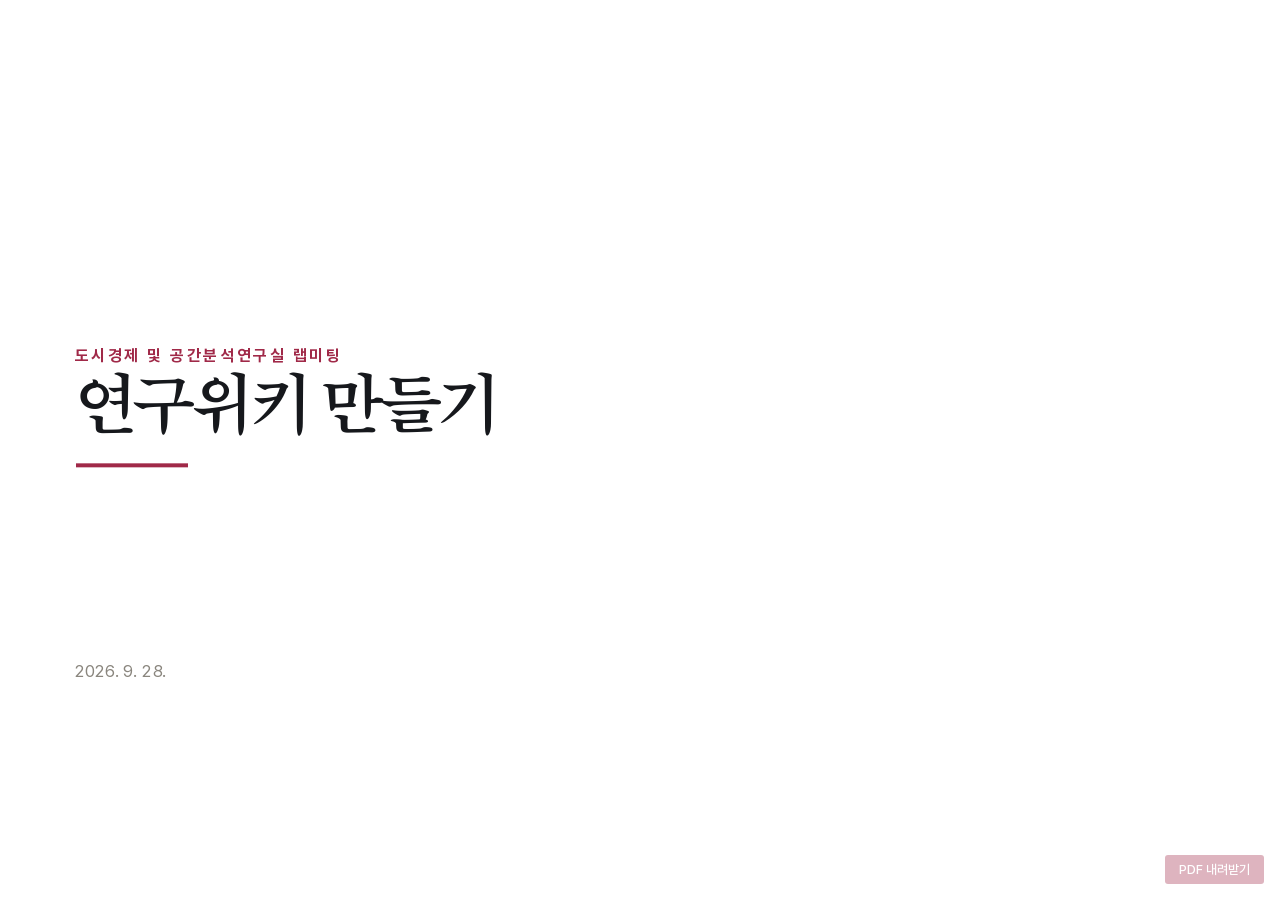
<file: 2026-09-28_UESA연구실랩미팅_연구위키만들기/slides/deck.html>
<!doctype html>
<!--
  연구위키 만들기
  이 파일은 _scripts/import-artifact.py 가 만든다. 손으로 고치지 않는다.
  원본: https://claude.ai/artifact/79PW1jPKYyDqEriCLHFJLi

  아티팩트(1920×1080, 인라인 스타일)를 모양 그대로 옮긴 덱이라 design.md 의
  960×540 유형 클래스를 쓰지 않는다. 각 장을 .canvas 하나에 담고, talk.css 의
  "1920 캔버스" 층이 강의 테마의 제목·문단 규칙을 걷어낸다.
  행사명·날짜·발표자·푸터는 ../talk.json 에서 들어온다.
-->
<html lang="ko">
<head>
  <meta charset="utf-8">
  <meta name="viewport" content="width=device-width, initial-scale=1">
  <title>연구위키 만들기</title>

  <link rel="stylesheet" href="../../_shared/vendor/reveal/reset.css">
  <link rel="stylesheet" href="../../_shared/vendor/reveal/reveal.css">
  <link rel="stylesheet" href="../../_shared/theme/tokens.css">
  <link rel="stylesheet" href="../../_shared/theme/cbnu.css">
  <link rel="stylesheet" href="../../_shared/theme/components.css">
  <link rel="stylesheet" href="../../_shared/theme/print.css">
  <link rel="stylesheet" href="../../_shared/theme/talk.css">
</head>
<body>
<div class="reveal canvas-1920" data-width="1920" data-height="1080"><div class="slides">

  <section id="cover" class="s-cover">
  <div class="canvas" style="background:#ffffff">
      <p style="position:absolute; top:380px; left:112px; font-family:'Pretendard Bd', sans-serif; font-size:24px; line-height:1.55; letter-spacing:3.8px; color:#a02948" data-talk-event>&nbsp;</p>
      <h1 style="position:absolute; top:417.2px; left:112px; width:1252px; font-family:'Bookk Myungjo', serif; font-size:96px; font-weight:700; line-height:1.14; letter-spacing:-4.3px; color:#16181c">연구위키 만들기</h1>
      <div style="position:absolute; top:560px; left:114px; width:168px; height:6px; display:flex; flex-direction:column; background:#a02948">
      </div>
      <p id="e4-1ftwghs" style="position:absolute; top:849.68px; left:112px; font-family:Pretendard, sans-serif; font-size:26px; line-height:1.7; letter-spacing:-0.3px; color:#8a867e" data-talk-date>&nbsp;</p>
  </div>
  </section>
  <section id="scatter">
  <div class="canvas" style="width:1920px;height:1080px;box-sizing:border-box;position:relative;overflow:hidden;background:#FFFFFF;font-family:'Pretendard Md',sans-serif;font-size:30px;line-height:1.55;color:#4A4741;letter-spacing:-0.01em;">
    <p style="position:absolute;left:112px;top:56px;margin:0;font-family:'Pretendard Bd',sans-serif;font-size:24px;letter-spacing:.14em;color:#A02948;">연구위키 만들기</p><h2 style="position:absolute;left:112px;top:124px;right:112px;margin:0;font-family:'Bookk Myungjo',serif;font-size:62px;font-weight:700;line-height:1.18;color:#16181C;letter-spacing:-0.035em;">정리는 남고 연결은 사라짐</h2><div style="position:absolute;left:112px;top:224px;width:168px;height:4px;background:#A02948;"></div><div style="position:absolute;left:112px;right:112px;top:268px;bottom:80px;"><div style="position:relative;width:1664px;height:610px;"><p style="position:absolute;left:0px;top:0px;width:640px;margin:0;font-family:'Pretendard Bd',sans-serif;font-size:28px;line-height:1.45;color:#16181C;text-align:left;"><span style="font-family:'Pretendard Bd',sans-serif;">지금</span> — 파일마다 갇힌 정리</p><p style="position:absolute;left:30px;top:66px;width:230px;height:92px;margin:0;box-sizing:border-box;background:#FFFFFF;border:2px solid #C9C5BE;display:flex;align-items:center;justify-content:center;text-align:center;padding:16px;font-family:'Pretendard Md',sans-serif;font-size:27px;line-height:1.38;color:#8A867E;"><span style="display:block">논문 A<br>요약</span></p><p style="position:absolute;left:350px;top:176px;width:230px;height:92px;margin:0;box-sizing:border-box;background:#FFFFFF;border:2px solid #C9C5BE;display:flex;align-items:center;justify-content:center;text-align:center;padding:16px;font-family:'Pretendard Md',sans-serif;font-size:27px;line-height:1.38;color:#8A867E;"><span style="display:block">세미나<br>발제문</span></p><p style="position:absolute;left:60px;top:320px;width:230px;height:92px;margin:0;box-sizing:border-box;background:#FFFFFF;border:2px solid #C9C5BE;display:flex;align-items:center;justify-content:center;text-align:center;padding:16px;font-family:'Pretendard Md',sans-serif;font-size:27px;line-height:1.38;color:#8A867E;"><span style="display:block">논문 B<br>요약</span></p><p style="position:absolute;left:360px;top:452px;width:230px;height:92px;margin:0;box-sizing:border-box;background:#FFFFFF;border:2px solid #C9C5BE;display:flex;align-items:center;justify-content:center;text-align:center;padding:16px;font-family:'Pretendard Md',sans-serif;font-size:27px;line-height:1.38;color:#8A867E;"><span style="display:block">수업<br>메모</span></p><p style="position:absolute;left:30px;top:566px;width:560px;margin:0;font-family:'Pretendard',sans-serif;font-size:26px;line-height:1.45;color:#8A867E;text-align:left;">연결 없음 · 반년 뒤 다시 열지 않음</p><svg aria-hidden="true" style="position:absolute; left:0; top:0; width:1px; height:1px; overflow:visible"><polyline points="700,300 848,300" fill="none" stroke="#A02948" stroke-width="3"/><polygon points="866,300 848,309 848,291" fill="#A02948"/></svg><p style="position:absolute;left:0px;top:0px;width:0px;margin:0;font-family:'Pretendard',sans-serif;font-size:25px;line-height:1.45;color:#8A867E;text-align:left;"></p><p style="position:absolute;left:900px;top:0px;width:700px;margin:0;font-family:'Pretendard Bd',sans-serif;font-size:28px;line-height:1.45;color:#16181C;text-align:left;"><span style="font-family:'Pretendard Bd',sans-serif;">위키</span> — 한 노드로 모임</p><p style="position:absolute;left:900px;top:70px;width:230px;height:88px;margin:0;box-sizing:border-box;background:#FFFFFF;border:2px solid #16181C;display:flex;align-items:center;justify-content:center;text-align:center;padding:16px;font-family:'Pretendard Md',sans-serif;font-size:27px;line-height:1.38;color:#16181C;"><span style="display:block">논문 A</span></p><p style="position:absolute;left:1420px;top:70px;width:230px;height:88px;margin:0;box-sizing:border-box;background:#FFFFFF;border:2px solid #16181C;display:flex;align-items:center;justify-content:center;text-align:center;padding:16px;font-family:'Pretendard Md',sans-serif;font-size:27px;line-height:1.38;color:#16181C;"><span style="display:block">논문 B</span></p><p style="position:absolute;left:1170px;top:256px;width:260px;height:104px;margin:0;box-sizing:border-box;background:#FFFFFF;border:3px solid #A02948;display:flex;align-items:center;justify-content:center;text-align:center;padding:16px;font-family:'Pretendard Bd',sans-serif;font-size:27px;line-height:1.38;color:#A02948;"><span style="display:block">개념 ·<br>쟁점 페이지</span></p><p style="position:absolute;left:900px;top:452px;width:230px;height:88px;margin:0;box-sizing:border-box;background:#FFFFFF;border:2px solid #16181C;display:flex;align-items:center;justify-content:center;text-align:center;padding:16px;font-family:'Pretendard Md',sans-serif;font-size:27px;line-height:1.38;color:#16181C;"><span style="display:block">발제문</span></p><p style="position:absolute;left:1420px;top:452px;width:230px;height:88px;margin:0;box-sizing:border-box;background:#FFFFFF;border:2px solid #16181C;display:flex;align-items:center;justify-content:center;text-align:center;padding:16px;font-family:'Pretendard Md',sans-serif;font-size:27px;line-height:1.38;color:#16181C;"><span style="display:block">메모</span></p><svg aria-hidden="true" style="position:absolute; left:0; top:0; width:1px; height:1px; overflow:visible"><polyline points="1015,158 1015,286 1156,286" fill="none" stroke="#A02948" stroke-width="2"/><polygon points="1170,286 1156,293 1156,279" fill="#A02948"/></svg><svg aria-hidden="true" style="position:absolute; left:0; top:0; width:1px; height:1px; overflow:visible"><polyline points="1535,158 1535,286 1444,286" fill="none" stroke="#A02948" stroke-width="2"/><polygon points="1430,286 1444,279 1444,293" fill="#A02948"/></svg><svg aria-hidden="true" style="position:absolute; left:0; top:0; width:1px; height:1px; overflow:visible"><polyline points="1015,452 1015,326 1156,326" fill="none" stroke="#A02948" stroke-width="2"/><polygon points="1170,326 1156,333 1156,319" fill="#A02948"/></svg><svg aria-hidden="true" style="position:absolute; left:0; top:0; width:1px; height:1px; overflow:visible"><polyline points="1535,452 1535,326 1444,326" fill="none" stroke="#A02948" stroke-width="2"/><polygon points="1430,326 1444,319 1444,333" fill="#A02948"/></svg><p style="position:absolute;left:900px;top:566px;width:740px;margin:0;font-family:'Pretendard',sans-serif;font-size:26px;line-height:1.45;color:#8A867E;text-align:left;">링크가 이미 걸려 있음 · 새 논문이 기존 노드에 붙음</p></div><p style="margin:8px 0 0;font-family:'Pretendard',sans-serif;font-size:24px;line-height:1.6;color:#8A867E;">정리를 안 해서 생기는 문제 아님 · 정리끼리 닿지 않아서 생기는 문제</p></div>
  </div>
  </section>
  <section id="connect">
  <div class="canvas" style="width:1920px;height:1080px;box-sizing:border-box;position:relative;overflow:hidden;background:#FFFFFF;font-family:'Pretendard Md',sans-serif;font-size:30px;line-height:1.55;color:#4A4741;letter-spacing:-0.01em;">
    <p style="position:absolute;left:112px;top:56px;margin:0;font-family:'Pretendard Bd',sans-serif;font-size:24px;letter-spacing:.14em;color:#A02948;">연구위키 만들기</p><h2 style="position:absolute;left:112px;top:124px;right:112px;margin:0;font-family:'Bookk Myungjo',serif;font-size:62px;font-weight:700;line-height:1.18;color:#16181C;letter-spacing:-0.035em;">연결해 두면 저절로 드러나는 것 셋</h2><div style="position:absolute;left:112px;top:224px;width:168px;height:4px;background:#A02948;"></div><div style="position:absolute;left:112px;right:112px;top:268px;bottom:80px;"><div style="position:relative;width:1664px;height:540px;"><p style="position:absolute;left:0px;top:20px;width:800px;height:132px;margin:0;box-sizing:border-box;background:#FFFFFF;border:2px solid #E2DED7;display:flex;align-items:center;justify-content:center;text-align:center;padding:16px;font-family:'Pretendard Md',sans-serif;font-size:29px;line-height:1.38;color:#16181C;"><span style="display:block">같은 개념을 쓰는 논문이<br>한 페이지에 모임</span></p><svg aria-hidden="true" style="position:absolute; left:0; top:0; width:1px; height:1px; overflow:visible"><polyline points="800,86 1078,86" fill="none" stroke="#A02948" stroke-width="3"/><polygon points="1096,86 1078,95 1078,77" fill="#A02948"/></svg><p style="position:absolute;left:1120px;top:20px;width:544px;height:132px;margin:0;box-sizing:border-box;background:#FFFFFF;border:3px solid #A02948;display:flex;align-items:center;justify-content:center;text-align:center;padding:16px;font-family:'Pretendard Bd',sans-serif;font-size:34px;line-height:1.38;color:#A02948;"><span style="display:block"><span style="font-family:'Pretendard Bd',sans-serif;">동향</span><br><span style="font-family:'Pretendard',sans-serif;font-size:23px;color:#8A867E;">무엇이 쌓이고 무엇이 비었나</span></span></p><p style="position:absolute;left:0px;top:202px;width:800px;height:132px;margin:0;box-sizing:border-box;background:#FFFFFF;border:2px solid #E2DED7;display:flex;align-items:center;justify-content:center;text-align:center;padding:16px;font-family:'Pretendard Md',sans-serif;font-size:29px;line-height:1.38;color:#16181C;"><span style="display:block">같은 주장에 다른 실증 결과가<br>나란히 붙음</span></p><svg aria-hidden="true" style="position:absolute; left:0; top:0; width:1px; height:1px; overflow:visible"><polyline points="800,268 1078,268" fill="none" stroke="#A02948" stroke-width="3"/><polygon points="1096,268 1078,277 1078,259" fill="#A02948"/></svg><p style="position:absolute;left:1120px;top:202px;width:544px;height:132px;margin:0;box-sizing:border-box;background:#FFFFFF;border:3px solid #A02948;display:flex;align-items:center;justify-content:center;text-align:center;padding:16px;font-family:'Pretendard Bd',sans-serif;font-size:34px;line-height:1.38;color:#A02948;"><span style="display:block"><span style="font-family:'Pretendard Bd',sans-serif;">쟁점</span><br><span style="font-family:'Pretendard',sans-serif;font-size:23px;color:#8A867E;">왜 갈리는가를 묻게 됨</span></span></p><p style="position:absolute;left:0px;top:384px;width:800px;height:132px;margin:0;box-sizing:border-box;background:#FFFFFF;border:2px solid #E2DED7;display:flex;align-items:center;justify-content:center;text-align:center;padding:16px;font-family:'Pretendard Md',sans-serif;font-size:29px;line-height:1.38;color:#16181C;"><span style="display:block">아무도 답하지 않은 자리가<br>눈에 남음</span></p><svg aria-hidden="true" style="position:absolute; left:0; top:0; width:1px; height:1px; overflow:visible"><polyline points="800,450 1078,450" fill="none" stroke="#A02948" stroke-width="3"/><polygon points="1096,450 1078,459 1078,441" fill="#A02948"/></svg><p style="position:absolute;left:1120px;top:384px;width:544px;height:132px;margin:0;box-sizing:border-box;background:#FFFFFF;border:3px solid #A02948;display:flex;align-items:center;justify-content:center;text-align:center;padding:16px;font-family:'Pretendard Bd',sans-serif;font-size:34px;line-height:1.38;color:#A02948;"><span style="display:block"><span style="font-family:'Pretendard Bd',sans-serif;">연구갭</span><br><span style="font-family:'Pretendard',sans-serif;font-size:23px;color:#8A867E;">다음 연구의 자리</span></span></p></div><p style="margin:14px 0 0;font-family:'Pretendard Bd',sans-serif;font-size:32px;color:#A02948;">찾아 나서지 않아도 드러남 — 정리의 부산물</p><p style="margin:14px 0 0;font-family:'Pretendard',sans-serif;font-size:24px;line-height:1.6;color:#8A867E;">이 위키 53일치 — 소스 252편 · 개념 191 · 인물과 기관과 대상지 747 · 쟁점 18 · 주제 종합 19</p></div>
  </div>
  </section>
  <section id="karpathy">
  <div class="canvas" style="width:1920px;height:1080px;box-sizing:border-box;position:relative;overflow:hidden;background:#FFFFFF;font-family:'Pretendard Md',sans-serif;font-size:30px;line-height:1.55;color:#4A4741;letter-spacing:-0.01em;">
    <p style="position:absolute;left:112px;top:56px;margin:0;font-family:'Pretendard Bd',sans-serif;font-size:24px;letter-spacing:.14em;color:#A02948;">연구위키 만들기</p><h2 style="position:absolute;left:112px;top:124px;right:112px;margin:0;font-family:'Bookk Myungjo',serif;font-size:62px;font-weight:700;line-height:1.18;color:#16181C;letter-spacing:-0.035em;">카파시의 방식 — 세 층과 세 동작</h2><div style="position:absolute;left:112px;top:224px;width:168px;height:4px;background:#A02948;"></div><div style="position:absolute;left:112px;right:112px;top:268px;bottom:80px;"><div style="position:relative;width:1664px;height:560px;"><p style="position:absolute;left:0px;top:0px;width:700px;margin:0;font-family:'Pretendard Bd',sans-serif;font-size:28px;line-height:1.45;color:#16181C;text-align:left;">세 층</p><p style="position:absolute;left:0px;top:48px;width:700px;height:104px;margin:0;box-sizing:border-box;background:#FFFFFF;border:2px solid #16181C;display:flex;align-items:center;justify-content:center;text-align:center;padding:16px;font-family:'Pretendard Md',sans-serif;font-size:27px;line-height:1.38;color:#16181C;"><span style="display:block">원자료 raw<br><span style="font-family:'Pretendard',sans-serif;font-size:23px;color:#8A867E;">사용자가 고른 원문 · 읽기만 · 고치지 않음</span></span></p><svg aria-hidden="true" style="position:absolute; left:0; top:0; width:1px; height:1px; overflow:visible"><polyline points="350,152 350,196" fill="none" stroke="#C9C5BE" stroke-width="2"/></svg><p style="position:absolute;left:0px;top:196px;width:700px;height:104px;margin:0;box-sizing:border-box;background:#FFFFFF;border:3px solid #A02948;display:flex;align-items:center;justify-content:center;text-align:center;padding:16px;font-family:'Pretendard Bd',sans-serif;font-size:27px;line-height:1.38;color:#A02948;"><span style="display:block">위키 wiki<br><span style="font-family:'Pretendard',sans-serif;font-size:23px;color:#8A867E;">LLM 이 전부 생성하고 수정</span></span></p><svg aria-hidden="true" style="position:absolute; left:0; top:0; width:1px; height:1px; overflow:visible"><polyline points="350,300 350,344" fill="none" stroke="#C9C5BE" stroke-width="2"/></svg><p style="position:absolute;left:0px;top:344px;width:700px;height:104px;margin:0;box-sizing:border-box;background:#FFFFFF;border:2px solid #16181C;display:flex;align-items:center;justify-content:center;text-align:center;padding:16px;font-family:'Pretendard Md',sans-serif;font-size:27px;line-height:1.38;color:#16181C;"><span style="display:block">스키마 CLAUDE.md<br><span style="font-family:'Pretendard',sans-serif;font-size:23px;color:#8A867E;">무엇을 어떻게 쓸지 정하는 규칙 파일</span></span></p><p style="position:absolute;left:0px;top:476px;width:700px;margin:0;font-family:'Pretendard',sans-serif;font-size:25px;line-height:1.45;color:#8A867E;text-align:left;">규칙 파일이 있어야 일반 챗봇이 아닌 위키 관리자로 굴러감</p><p style="position:absolute;left:900px;top:0px;width:764px;margin:0;font-family:'Pretendard Bd',sans-serif;font-size:28px;line-height:1.45;color:#16181C;text-align:left;">세 동작</p><p style="position:absolute;left:900px;top:48px;width:764px;height:96px;margin:0;box-sizing:border-box;background:#FFFFFF;border:2px solid #16181C;display:flex;align-items:center;justify-content:center;text-align:center;padding:16px;font-family:'Pretendard Md',sans-serif;font-size:26px;line-height:1.38;color:#16181C;"><span style="display:block">인제스트 — 새 원문 한 건이 페이지 10~15장을 건드림</span></p><p style="position:absolute;left:900px;top:168px;width:764px;height:96px;margin:0;box-sizing:border-box;background:#FFFFFF;border:2px solid #16181C;display:flex;align-items:center;justify-content:center;text-align:center;padding:16px;font-family:'Pretendard Md',sans-serif;font-size:26px;line-height:1.38;color:#16181C;"><span style="display:block">질의 — 답도 위키에 페이지로 파일링</span></p><p style="position:absolute;left:900px;top:288px;width:764px;height:96px;margin:0;box-sizing:border-box;background:#FFFFFF;border:2px solid #16181C;display:flex;align-items:center;justify-content:center;text-align:center;padding:16px;font-family:'Pretendard Md',sans-serif;font-size:26px;line-height:1.38;color:#16181C;"><span style="display:block">lint — 모순 · 낡은 서술 · 고아 페이지 점검</span></p><p style="position:absolute;left:900px;top:408px;width:764px;height:116px;margin:0;box-sizing:border-box;background:#FAF8F5;border:2px solid #A02948;display:flex;align-items:center;justify-content:center;text-align:center;padding:16px;font-family:'Pretendard Md',sans-serif;font-size:26px;line-height:1.38;color:#A02948;"><span style="display:block"><span style="font-family:'Pretendard Bd',sans-serif;">원칙</span>  질의 때 찾지 않고 읽을 때 컴파일 · 사람은 소스 고르기와 질문 · 잡일은 LLM</span></p></div><p style="margin:8px 0 0;font-family:'Pretendard',sans-serif;font-size:24px;line-height:1.6;color:#8A867E;">출처: Andrej Karpathy, 「LLM Wiki」 gist.github.com/karpathy/442a6bf555914893e9891c11519de94f (2026)</p></div>
  </div>
  </section>
  <section id="tree">
  <div class="canvas" style="width:1920px;height:1080px;box-sizing:border-box;position:relative;overflow:hidden;background:#FFFFFF;font-family:'Pretendard Md',sans-serif;font-size:30px;line-height:1.55;color:#4A4741;letter-spacing:-0.01em;">
    <p style="position:absolute;left:112px;top:56px;margin:0;font-family:'Pretendard Bd',sans-serif;font-size:24px;letter-spacing:.14em;color:#A02948;">연구위키 만들기</p><h2 style="position:absolute;left:112px;top:124px;right:112px;margin:0;font-family:'Bookk Myungjo',serif;font-size:62px;font-weight:700;line-height:1.18;color:#16181C;letter-spacing:-0.035em;">디렉토리 구조 — 이 위키의 예</h2><div style="position:absolute;left:112px;top:224px;width:168px;height:4px;background:#A02948;"></div><div style="position:absolute;left:112px;right:112px;top:268px;bottom:80px;"><div style="position:relative;width:1664px;height:590px;"><p style="position:absolute;left:0px;top:0px;width:1000px;height:576px;margin:0;box-sizing:border-box;background:#FAF8F5;border:1px solid #E2DED7;padding:26px 30px;font-family:monospace;font-size:24px;line-height:1.66;color:#4A4741;white-space:pre-wrap;overflow:hidden;">my-wiki/
    ├─ CLAUDE.md          스키마 — 공동 소유
    ├─ rules/             폴더별 인제스트 규칙
    │   ├─ article.md       논문
    │   └─ materials.md     기사 · 리포트 · 발표자료
    ├─ raw/               원문 — 사용자 소유, 불변
    │   ├─ article/&lt;주제&gt;/   폴더 이름이 곧 주제
    │   └─ materials/
    ├─ notes/             내 메모 — 사용자 소유, 불변
    └─ wiki/              클로드 소유
        ├─ sources/         원문 1건 = 1페이지
        ├─ concepts/        개념 · 이론 · 기법
        ├─ entities/        인물 · 기관 · 자료원 · 대상지
        ├─ themes/          물음 단위 교차 종합
        ├─ overviews/       주제별 종합
        ├─ index.md         전체 목록
        └─ log.md           언제 무엇을 넣었나</p><p style="position:absolute;left:1060px;top:4px;width:604px;margin:0;font-family:'Pretendard Bd',sans-serif;font-size:28px;line-height:1.45;color:#16181C;text-align:left;">소유권이 폴더를 가름</p><p style="position:absolute;left:1060px;top:54px;width:604px;height:96px;margin:0;box-sizing:border-box;background:#FFFFFF;border:2px solid #16181C;display:flex;align-items:center;justify-content:center;text-align:center;padding:16px;font-family:'Pretendard Md',sans-serif;font-size:27px;line-height:1.38;color:#16181C;"><span style="display:block"><span style="font-family:'Pretendard Bd',sans-serif;">사용자</span><br><span style="font-family:'Pretendard',sans-serif;font-size:23px;color:#8A867E;">raw · notes — 클로드가 고치지 않음</span></span></p><p style="position:absolute;left:1060px;top:174px;width:604px;height:96px;margin:0;box-sizing:border-box;background:#FFFFFF;border:2px solid #1F5C8B;display:flex;align-items:center;justify-content:center;text-align:center;padding:16px;font-family:'Pretendard Md',sans-serif;font-size:27px;line-height:1.38;color:#1F5C8B;"><span style="display:block"><span style="font-family:'Pretendard Bd',sans-serif;">공동</span><br><span style="font-family:'Pretendard',sans-serif;font-size:23px;color:#8A867E;">CLAUDE.md · rules — 승인 필요</span></span></p><p style="position:absolute;left:1060px;top:294px;width:604px;height:96px;margin:0;box-sizing:border-box;background:#FFFFFF;border:3px solid #A02948;display:flex;align-items:center;justify-content:center;text-align:center;padding:16px;font-family:'Pretendard Md',sans-serif;font-size:27px;line-height:1.38;color:#A02948;"><span style="display:block"><span style="font-family:'Pretendard Bd',sans-serif;">클로드</span><br><span style="font-family:'Pretendard',sans-serif;font-size:23px;color:#8A867E;">wiki — 전부 생성하고 수정</span></span></p><p style="position:absolute;left:1060px;top:420px;width:604px;height:156px;margin:0;box-sizing:border-box;background:#FAF8F5;border:2px solid #E2DED7;display:flex;align-items:center;justify-content:center;text-align:center;padding:16px;font-family:'Pretendard Md',sans-serif;font-size:27px;line-height:1.38;color:#16181C;"><span style="display:block"><span style="font-family:'Pretendard Bd',sans-serif;">주제는 raw 가 정함</span><br><span style="font-family:'Pretendard',sans-serif;font-size:23px;color:#8A867E;">raw/article/ 에 폴더를 만들면 그것이 새 주제 · 별도 목록 관리 없음</span></span></p></div></div>
  </div>
  </section>
  <section id="paper">
  <div class="canvas" style="width:1920px;height:1080px;box-sizing:border-box;position:relative;overflow:hidden;background:#FFFFFF;font-family:'Pretendard Md',sans-serif;font-size:30px;line-height:1.55;color:#4A4741;letter-spacing:-0.01em;">
    <p style="position:absolute;left:112px;top:56px;margin:0;font-family:'Pretendard Bd',sans-serif;font-size:24px;letter-spacing:.14em;color:#A02948;">연구위키 만들기</p><h2 style="position:absolute;left:112px;top:124px;right:112px;margin:0;font-family:'Bookk Myungjo',serif;font-size:62px;font-weight:700;line-height:1.18;color:#16181C;letter-spacing:-0.035em;">쟁점 ① 논문을 어떻게 요약할 것인가</h2><div style="position:absolute;left:112px;top:224px;width:168px;height:4px;background:#A02948;"></div><div style="position:absolute;left:112px;right:112px;top:268px;bottom:80px;"><div style="position:relative;width:1664px;height:520px;"><p style="position:absolute;left:0px;top:0px;width:700px;margin:0;font-family:'Pretendard Bd',sans-serif;font-size:28px;line-height:1.45;color:#16181C;text-align:left;">소스 페이지 한 장의 뼈대</p><p style="position:absolute;left:0px;top:48px;width:700px;height:56px;margin:0;box-sizing:border-box;background:#FFFFFF;border:2px solid #E2DED7;display:flex;align-items:center;justify-content:center;text-align:center;padding:8px;font-family:'Pretendard Md',sans-serif;font-size:26px;line-height:1.38;color:#16181C;"><span style="display:block">1. 연구의 필요성 — 배경 · 기존 연구의 한계 · 목적</span></p><p style="position:absolute;left:0px;top:112px;width:700px;height:56px;margin:0;box-sizing:border-box;background:#FFFFFF;border:2px solid #E2DED7;display:flex;align-items:center;justify-content:center;text-align:center;padding:8px;font-family:'Pretendard Md',sans-serif;font-size:26px;line-height:1.38;color:#16181C;"><span style="display:block">2. 연구 방법 — 대상지 · 설계 · 자료와 분석</span></p><p style="position:absolute;left:0px;top:176px;width:700px;height:56px;margin:0;box-sizing:border-box;background:#FFFFFF;border:2px solid #E2DED7;display:flex;align-items:center;justify-content:center;text-align:center;padding:8px;font-family:'Pretendard Md',sans-serif;font-size:26px;line-height:1.38;color:#16181C;"><span style="display:block">3. 주요 결과 — 수치와 사례를 그대로</span></p><p style="position:absolute;left:0px;top:240px;width:700px;height:56px;margin:0;box-sizing:border-box;background:#FFFFFF;border:2px solid #E2DED7;display:flex;align-items:center;justify-content:center;text-align:center;padding:8px;font-family:'Pretendard Md',sans-serif;font-size:26px;line-height:1.38;color:#16181C;"><span style="display:block">4. 연구의 함의 — 이론적 · 정책적</span></p><p style="position:absolute;left:0px;top:304px;width:700px;height:56px;margin:0;box-sizing:border-box;background:#FFFFFF;border:2px solid #E2DED7;display:flex;align-items:center;justify-content:center;text-align:center;padding:8px;font-family:'Pretendard Md',sans-serif;font-size:26px;line-height:1.38;color:#16181C;"><span style="display:block">5. 한계</span></p><p style="position:absolute;left:0px;top:376px;width:700px;height:56px;margin:0;box-sizing:border-box;background:#FFFFFF;border:3px solid #A02948;display:flex;align-items:center;justify-content:center;text-align:center;padding:8px;font-family:'Pretendard Bd',sans-serif;font-size:26px;line-height:1.38;color:#A02948;"><span style="display:block">직접 인용 3~5개 + 쪽수</span></p><p style="position:absolute;left:0px;top:440px;width:700px;height:56px;margin:0;box-sizing:border-box;background:#FFFFFF;border:3px solid #A02948;display:flex;align-items:center;justify-content:center;text-align:center;padding:8px;font-family:'Pretendard Bd',sans-serif;font-size:26px;line-height:1.38;color:#A02948;"><span style="display:block">위키 연결 — 개념 · 엔티티 · 주제 · 상충 소스</span></p><svg aria-hidden="true" style="position:absolute; left:0; top:0; width:1px; height:1px; overflow:visible"><polyline points="760,404 842,404" fill="none" stroke="#A02948" stroke-width="3"/><polygon points="860,404 842,413 842,395" fill="#A02948"/></svg><svg aria-hidden="true" style="position:absolute; left:0; top:0; width:1px; height:1px; overflow:visible"><polyline points="760,468 842,468" fill="none" stroke="#A02948" stroke-width="3"/><polygon points="860,468 842,477 842,459" fill="#A02948"/></svg><p style="position:absolute;left:880px;top:352px;width:784px;height:140px;margin:0;box-sizing:border-box;background:#FAF8F5;border:3px solid #A02948;display:flex;align-items:center;justify-content:center;text-align:center;padding:16px;font-family:'Pretendard Md',sans-serif;font-size:30px;line-height:1.38;color:#A02948;"><span style="display:block"><span style="font-family:'Pretendard Bd',sans-serif;">이 둘이 핵심</span><br><span style="font-family:'Pretendard',sans-serif;font-size:23px;color:#8A867E;">없으면 요약본으로 고립 · 다른 페이지가 되돌아올 길이 끊김</span></span></p><p style="position:absolute;left:880px;top:0px;width:784px;margin:0;font-family:'Pretendard Bd',sans-serif;font-size:28px;line-height:1.45;color:#16181C;text-align:left;">정해 둔 것 둘</p><p style="position:absolute;left:880px;top:48px;width:784px;height:130px;margin:0;box-sizing:border-box;background:#FFFFFF;border:2px solid #16181C;display:flex;align-items:center;justify-content:center;text-align:center;padding:16px;font-family:'Pretendard Md',sans-serif;font-size:27px;line-height:1.38;color:#16181C;"><span style="display:block"><span style="font-family:'Pretendard Bd',sans-serif;">분량</span> — 섹션당 한글 150단어 안팎<br><span style="font-family:'Pretendard',sans-serif;font-size:23px;color:#8A867E;">한 문장에 한 가지 · 굵은 글씨는 문단당 하나</span></span></p><p style="position:absolute;left:880px;top:198px;width:784px;height:130px;margin:0;box-sizing:border-box;background:#FFFFFF;border:2px solid #16181C;display:flex;align-items:center;justify-content:center;text-align:center;padding:16px;font-family:'Pretendard Md',sans-serif;font-size:27px;line-height:1.38;color:#16181C;"><span style="display:block"><span style="font-family:'Pretendard Bd',sans-serif;">이론 · 리뷰 논문</span> — 5단 구조 유지<br><span style="font-family:'Pretendard',sans-serif;font-size:23px;color:#8A867E;">채우는 내용만 교체 · 대상지 자리에 문헌군 · 자료 자리에 논증 구성</span></span></p></div><p style="margin:10px 0 0;font-family:'Pretendard',sans-serif;font-size:24px;line-height:1.6;color:#8A867E;">규칙 파일: rules/article.md — 인제스트 때 새로 발명하거나 변형하지 않음</p></div>
  </div>
  </section>
  <section id="material">
  <div class="canvas" style="width:1920px;height:1080px;box-sizing:border-box;position:relative;overflow:hidden;background:#FFFFFF;font-family:'Pretendard Md',sans-serif;font-size:30px;line-height:1.55;color:#4A4741;letter-spacing:-0.01em;">
    <p style="position:absolute;left:112px;top:56px;margin:0;font-family:'Pretendard Bd',sans-serif;font-size:24px;letter-spacing:.14em;color:#A02948;">연구위키 만들기</p><h2 style="position:absolute;left:112px;top:124px;right:112px;margin:0;font-family:'Bookk Myungjo',serif;font-size:62px;font-weight:700;line-height:1.18;color:#16181C;letter-spacing:-0.035em;">쟁점 ② 논문이 아닌 자료는 어떻게</h2><div style="position:absolute;left:112px;top:224px;width:168px;height:4px;background:#A02948;"></div><div style="position:absolute;left:112px;right:112px;top:268px;bottom:80px;"><div style="position:relative;width:1664px;height:500px;"><p style="position:absolute;left:0px;top:196px;width:300px;height:128px;margin:0;box-sizing:border-box;background:#FFFFFF;border:2px solid #16181C;display:flex;align-items:center;justify-content:center;text-align:center;padding:16px;font-family:'Pretendard Md',sans-serif;font-size:28px;line-height:1.38;color:#16181C;"><span style="display:block">기사 · 리포트<br>발표자료 1건</span></p><svg aria-hidden="true" style="position:absolute; left:0; top:0; width:1px; height:1px; overflow:visible"><polyline points="300,232 460,232 460,96 602,96" fill="none" stroke="#A02948" stroke-width="3"/><polygon points="620,96 602,105 602,87" fill="#A02948"/></svg><svg aria-hidden="true" style="position:absolute; left:0; top:0; width:1px; height:1px; overflow:visible"><polyline points="300,260 602,260" fill="none" stroke="#A02948" stroke-width="3"/><polygon points="620,260 602,269 602,251" fill="#A02948"/></svg><svg aria-hidden="true" style="position:absolute; left:0; top:0; width:1px; height:1px; overflow:visible"><polyline points="300,288 460,288 460,424 602,424" fill="none" stroke="#A02948" stroke-width="3"/><polygon points="620,424 602,433 602,415" fill="#A02948"/></svg><p style="position:absolute;left:620px;top:44px;width:440px;height:104px;margin:0;box-sizing:border-box;background:#FFFFFF;border:3px solid #A02948;display:flex;align-items:center;justify-content:center;text-align:center;padding:16px;font-family:'Pretendard Md',sans-serif;font-size:28px;line-height:1.38;color:#A02948;"><span style="display:block"><span style="font-family:'Pretendard Bd',sans-serif;">사실 주장</span><br><span style="font-family:'Pretendard',sans-serif;font-size:23px;color:#8A867E;">단정한 것만 뽑음</span></span></p><p style="position:absolute;left:620px;top:208px;width:440px;height:104px;margin:0;box-sizing:border-box;background:#FFFFFF;border:2px solid #16181C;display:flex;align-items:center;justify-content:center;text-align:center;padding:16px;font-family:'Pretendard Md',sans-serif;font-size:28px;line-height:1.38;color:#16181C;"><span style="display:block"><span style="font-family:'Pretendard Bd',sans-serif;">논평 · 해석</span><br><span style="font-family:'Pretendard',sans-serif;font-size:23px;color:#8A867E;">기자 · 필자의 견해</span></span></p><p style="position:absolute;left:620px;top:372px;width:440px;height:104px;margin:0;box-sizing:border-box;background:#FFFFFF;border:2px solid #16181C;display:flex;align-items:center;justify-content:center;text-align:center;padding:16px;font-family:'Pretendard Md',sans-serif;font-size:28px;line-height:1.38;color:#16181C;"><span style="display:block"><span style="font-family:'Pretendard Bd',sans-serif;">이해관계 메모</span><br><span style="font-family:'Pretendard',sans-serif;font-size:23px;color:#8A867E;">이 주장으로 얻는 것</span></span></p><svg aria-hidden="true" style="position:absolute; left:0; top:0; width:1px; height:1px; overflow:visible"><polyline points="1060,96 1162,96" fill="none" stroke="#A02948" stroke-width="3"/><polygon points="1180,96 1162,105 1162,87" fill="#A02948"/></svg><p style="position:absolute;left:1180px;top:24px;width:484px;height:144px;margin:0;box-sizing:border-box;background:#FAF8F5;border:3px solid #A02948;display:flex;align-items:center;justify-content:center;text-align:center;padding:16px;font-family:'Pretendard Md',sans-serif;font-size:28px;line-height:1.38;color:#A02948;"><span style="display:block"><span style="font-family:'Pretendard Bd',sans-serif;">교차 확인 칸</span><br><span style="font-family:'Pretendard',sans-serif;font-size:23px;color:#8A867E;">확인됨 · 미확인 · 상충</span></span></p><p style="position:absolute;left:1180px;top:190px;width:484px;margin:0;font-family:'Pretendard Md',sans-serif;font-size:26px;line-height:1.45;color:#16181C;text-align:left;"><span style="font-family:'Pretendard Bd',sans-serif;">미확인도 정보</span> — 두려워하지 않음</p><p style="position:absolute;left:1180px;top:250px;width:484px;height:226px;margin:0;box-sizing:border-box;background:#FFFFFF;border:2px solid #16181C;display:flex;align-items:center;justify-content:center;text-align:center;padding:16px;font-family:'Pretendard Md',sans-serif;font-size:28px;line-height:1.38;color:#16181C;"><span style="display:block"><span style="font-family:'Pretendard Bd',sans-serif;">이 갈래의 임무</span><br><span style="font-family:'Pretendard',sans-serif;font-size:23px;color:#8A867E;">학계가 말하는 것과 세상이 말하는 것의 간극 · 논문과 어긋나는 지점 찾기</span></span></p><p style="position:absolute;left:0px;top:372px;width:560px;margin:0;font-family:'Pretendard Md',sans-serif;font-size:26px;line-height:1.45;color:#16181C;text-align:left;"><span style="font-family:'Pretendard Bd',sans-serif;">요약이 아니라 분리</span><br>기사에 「연구 방법」 없음 · 논문 틀을 씌우면 없는 권위가 생김</p></div><p style="margin:16px 0 0;font-family:'Pretendard',sans-serif;font-size:24px;line-height:1.6;color:#8A867E;">어긋나면 다섯 축 대조 전에 먼저 볼 것 — 이 자료가 논문을 정확히 옮겼는가 · 전언 오류는 쟁점이 아니라 신뢰도 정보</p></div>
  </div>
  </section>
  <section id="link">
  <div class="canvas" style="width:1920px;height:1080px;box-sizing:border-box;position:relative;overflow:hidden;background:#FFFFFF;font-family:'Pretendard Md',sans-serif;font-size:30px;line-height:1.55;color:#4A4741;letter-spacing:-0.01em;">
    <p style="position:absolute;left:112px;top:56px;margin:0;font-family:'Pretendard Bd',sans-serif;font-size:24px;letter-spacing:.14em;color:#A02948;">연구위키 만들기</p><h2 style="position:absolute;left:112px;top:124px;right:112px;margin:0;font-family:'Bookk Myungjo',serif;font-size:62px;font-weight:700;line-height:1.18;color:#16181C;letter-spacing:-0.035em;">문서를 이을 때 볼 것 넷</h2><div style="position:absolute;left:112px;top:224px;width:168px;height:4px;background:#A02948;"></div><div style="position:absolute;left:112px;right:112px;top:268px;bottom:80px;"><div style="position:relative;width:1664px;height:560px;"><p style="position:absolute;left:0px;top:0px;width:740px;margin:0;font-family:'Pretendard Bd',sans-serif;font-size:28px;line-height:1.45;color:#A02948;text-align:left;">가장 흔한 붕괴 — 같은 개념이 두 노드로</p><p style="position:absolute;left:20px;top:54px;width:320px;height:96px;margin:0;box-sizing:border-box;background:#FFFFFF;border:2px solid #C9C5BE;display:flex;align-items:center;justify-content:center;text-align:center;padding:16px;font-family:'Pretendard Md',sans-serif;font-size:27px;line-height:1.38;color:#8A867E;"><span style="display:block">거리조락함수</span></p><p style="position:absolute;left:400px;top:54px;width:320px;height:96px;margin:0;box-sizing:border-box;background:#FFFFFF;border:2px solid #C9C5BE;display:flex;align-items:center;justify-content:center;text-align:center;padding:16px;font-family:'Pretendard Md',sans-serif;font-size:27px;line-height:1.38;color:#8A867E;"><span style="display:block">거리감쇠함수</span></p><p style="position:absolute;left:20px;top:172px;width:700px;margin:0;font-family:'Pretendard',sans-serif;font-size:25px;line-height:1.45;color:#8A867E;text-align:left;">서로 모름 · 논문이 두 곳에 나뉘어 쌓임</p><p style="position:absolute;left:900px;top:0px;width:764px;margin:0;font-family:'Pretendard Bd',sans-serif;font-size:28px;line-height:1.45;color:#16181C;text-align:left;">이렇게 막음 — 표제 하나에 이표기 전부</p><p style="position:absolute;left:1050px;top:54px;width:460px;height:96px;margin:0;box-sizing:border-box;background:#FFFFFF;border:3px solid #A02948;display:flex;align-items:center;justify-content:center;text-align:center;padding:16px;font-family:'Pretendard Bd',sans-serif;font-size:29px;line-height:1.38;color:#A02948;"><span style="display:block">distance-decay</span></p><svg aria-hidden="true" style="position:absolute; left:0; top:0; width:1px; height:1px; overflow:visible"><polyline points="1280,150 1280,196" fill="none" stroke="#A02948" stroke-width="3"/></svg><p style="position:absolute;left:900px;top:196px;width:764px;height:96px;margin:0;box-sizing:border-box;background:#FAF8F5;border:2px solid #E2DED7;display:flex;align-items:center;justify-content:center;text-align:center;padding:16px;font-family:'Pretendard Md',sans-serif;font-size:27px;line-height:1.38;color:#16181C;"><span style="display:block"><span style="font-family:'Pretendard',sans-serif;font-size:23px;color:#8A867E;">aliases: 거리조락함수 · 거리감쇠함수 · 거리조락 함수 · distance decay function</span></span></p><p style="position:absolute;left:0px;top:330px;width:395px;height:210px;margin:0;box-sizing:border-box;background:#FFFFFF;border:2px solid #16181C;display:flex;align-items:center;justify-content:center;text-align:center;padding:16px;font-family:'Pretendard Md',sans-serif;font-size:26px;line-height:1.38;color:#16181C;"><span style="display:block"><span style="font-family:'Pretendard Bd',sans-serif;">표제는 원어</span><br><span style="font-family:'Pretendard',sans-serif;font-size:23px;color:#8A867E;">영어를 표제로, 한국어를 괄호에 병기 · 한국어 논문과 영어 논문이 한 노드로 모임</span></span></p><p style="position:absolute;left:423px;top:330px;width:395px;height:210px;margin:0;box-sizing:border-box;background:#FFFFFF;border:2px solid #16181C;display:flex;align-items:center;justify-content:center;text-align:center;padding:16px;font-family:'Pretendard Md',sans-serif;font-size:26px;line-height:1.38;color:#16181C;"><span style="display:block"><span style="font-family:'Pretendard Bd',sans-serif;">stem 중복 금지</span><br><span style="font-family:'Pretendard',sans-serif;font-size:23px;color:#8A867E;">같은 파일명이 둘이면 링크가 어디로 갈지 정해지지 않음 · 개념 쪽이 비킴</span></span></p><p style="position:absolute;left:846px;top:330px;width:395px;height:210px;margin:0;box-sizing:border-box;background:#FFFFFF;border:2px solid #16181C;display:flex;align-items:center;justify-content:center;text-align:center;padding:16px;font-family:'Pretendard Md',sans-serif;font-size:26px;line-height:1.38;color:#16181C;"><span style="display:block"><span style="font-family:'Pretendard Bd',sans-serif;">개념과 theme 을 가름</span><br><span style="font-family:'Pretendard',sans-serif;font-size:23px;color:#8A867E;">개념은 명사의 정본 · theme 은 물음의 정본 · 서로를 정본으로 지목하는 순환 금지</span></span></p><p style="position:absolute;left:1269px;top:330px;width:395px;height:210px;margin:0;box-sizing:border-box;background:#FFFFFF;border:2px solid #16181C;display:flex;align-items:center;justify-content:center;text-align:center;padding:16px;font-family:'Pretendard Md',sans-serif;font-size:26px;line-height:1.38;color:#16181C;"><span style="display:block"><span style="font-family:'Pretendard Bd',sans-serif;">동명이인은 양쪽에</span><br><span style="font-family:'Pretendard',sans-serif;font-size:23px;color:#8A867E;">한쪽에만 달면 먼저 만든 페이지에 온 독자는 끝내 모름 · 링크는 폴더 없이 파일명만</span></span></p></div></div>
  </div>
  </section>
  <section id="build">
  <div class="canvas" style="width:1920px;height:1080px;box-sizing:border-box;position:relative;overflow:hidden;background:#FFFFFF;font-family:'Pretendard Md',sans-serif;font-size:30px;line-height:1.55;color:#4A4741;letter-spacing:-0.01em;">
    <p style="position:absolute;left:112px;top:56px;margin:0;font-family:'Pretendard Bd',sans-serif;font-size:24px;letter-spacing:.14em;color:#A02948;">연구위키 만들기</p><h2 style="position:absolute;left:112px;top:124px;right:112px;margin:0;font-family:'Bookk Myungjo',serif;font-size:62px;font-weight:700;line-height:1.18;color:#16181C;letter-spacing:-0.035em;">만드는 법 — 읽은 파일 몇 개와 카파시 글</h2><div style="position:absolute;left:112px;top:224px;width:168px;height:4px;background:#A02948;"></div><div style="position:absolute;left:112px;right:112px;top:268px;bottom:80px;"><div style="position:relative;width:1664px;height:610px;"><p style="position:absolute;left:0px;top:40px;width:380px;height:150px;margin:0;box-sizing:border-box;background:#FFFFFF;border:2px solid #16181C;display:flex;align-items:center;justify-content:center;text-align:center;padding:16px;font-family:'Pretendard Md',sans-serif;font-size:27px;line-height:1.38;color:#16181C;"><span style="display:block"><span style="font-family:'Pretendard Bd',sans-serif;">1</span><br>폴더 만들고<br>읽은 파일 몇 개 넣기</span></p><svg aria-hidden="true" style="position:absolute; left:0; top:0; width:1px; height:1px; overflow:visible"><polyline points="380,115 406,115" fill="none" stroke="#A02948" stroke-width="3"/><polygon points="424,115 406,124 406,106" fill="#A02948"/></svg><p style="position:absolute;left:424px;top:40px;width:380px;height:150px;margin:0;box-sizing:border-box;background:#FFFFFF;border:2px solid #16181C;display:flex;align-items:center;justify-content:center;text-align:center;padding:16px;font-family:'Pretendard Md',sans-serif;font-size:27px;line-height:1.38;color:#16181C;"><span style="display:block"><span style="font-family:'Pretendard Bd',sans-serif;">2</span><br>카파시 글 전문<br>붙여넣기</span></p><svg aria-hidden="true" style="position:absolute; left:0; top:0; width:1px; height:1px; overflow:visible"><polyline points="804,115 830,115" fill="none" stroke="#A02948" stroke-width="3"/><polygon points="848,115 830,124 830,106" fill="#A02948"/></svg><p style="position:absolute;left:848px;top:40px;width:380px;height:150px;margin:0;box-sizing:border-box;background:#FFFFFF;border:2px solid #16181C;display:flex;align-items:center;justify-content:center;text-align:center;padding:16px;font-family:'Pretendard Md',sans-serif;font-size:27px;line-height:1.38;color:#16181C;"><span style="display:block"><span style="font-family:'Pretendard Bd',sans-serif;">3</span><br>구조안 두셋<br>요청</span></p><svg aria-hidden="true" style="position:absolute; left:0; top:0; width:1px; height:1px; overflow:visible"><polyline points="1228,115 1254,115" fill="none" stroke="#A02948" stroke-width="3"/><polygon points="1272,115 1254,124 1254,106" fill="#A02948"/></svg><p style="position:absolute;left:1272px;top:40px;width:380px;height:150px;margin:0;box-sizing:border-box;background:#FFFFFF;border:2px solid #16181C;display:flex;align-items:center;justify-content:center;text-align:center;padding:16px;font-family:'Pretendard Md',sans-serif;font-size:27px;line-height:1.38;color:#16181C;"><span style="display:block"><span style="font-family:'Pretendard Bd',sans-serif;">4</span><br>고른 뒤<br>생성</span></p><p style="position:absolute;left:0px;top:240px;width:1664px;height:176px;margin:0;box-sizing:border-box;background:#FAF8F5;border:3px solid #A02948;display:flex;align-items:center;justify-content:center;text-align:center;padding:32px;font-family:'Pretendard Md',sans-serif;font-size:27px;line-height:1.38;color:#16181C;"><span style="display:block"><span style="font-family:'Pretendard',sans-serif;font-size:28px;line-height:1.6;color:#4A4741;">“이 글의 방식으로 내 위키를 만들려고 해. 이 폴더에 <span style="font-family:'Pretendard Bd',sans-serif;color:#A02948;">내가 읽은 논문</span>을 몇 편 넣어 두었어. 그것부터 보고 내 자료에 맞는 폴더 구조와 규칙 파일 안을 두세 개 제안해 줘. 내가 고른 다음에 만들자.”</span></span></p><p style="position:absolute;left:0px;top:440px;width:1664px;margin:0;font-family:'Pretendard Md',sans-serif;font-size:28px;line-height:1.45;color:#16181C;text-align:left;"><span style="font-family:'Pretendard Bd',sans-serif;">바로 만들게 하지 않음</span> — 계획 모드로 구조안을 먼저 받아 고름 · 같은 글에서 서로 다른 위키가 나오는 것이 정상</p><p style="position:absolute;left:0px;top:500px;width:812px;height:96px;margin:0;box-sizing:border-box;background:#FFFFFF;border:2px solid #16181C;display:flex;align-items:center;justify-content:center;text-align:center;padding:16px;font-family:'Pretendard Md',sans-serif;font-size:27px;line-height:1.38;color:#16181C;"><span style="display:block">첫 한 편 넣은 뒤 <span style="font-family:'Pretendard Bd',sans-serif;">나온 페이지 한 장을 끝까지 읽기</span></span></p><p style="position:absolute;left:852px;top:500px;width:812px;height:96px;margin:0;box-sizing:border-box;background:#FFFFFF;border:3px solid #A02948;display:flex;align-items:center;justify-content:center;text-align:center;padding:16px;font-family:'Pretendard Md',sans-serif;font-size:27px;line-height:1.38;color:#A02948;"><span style="display:block">거슬리는 것이 나오면 <span style="font-family:'Pretendard Bd',sans-serif;">그것이 첫 규칙</span></span></p></div></div>
  </div>
  </section>
  <section id="refs">
  <div class="canvas" style="background:#ffffff">
      <p style="position:absolute; top:56px; left:112px; font-family:'Pretendard Bd', sans-serif; font-size:24px; line-height:1.55; letter-spacing:3.4px; color:#a02948">연구위키 만들기</p>
      <h2 style="position:absolute; top:124px; right:112px; left:112px; font-family:'Bookk Myungjo', serif; font-size:62px; font-weight:700; line-height:1.18; letter-spacing:-2.2px; color:#16181c">참고 — 강의노트에 있는 링크</h2>
      <div style="position:absolute; top:224px; left:112px; width:168px; height:4px; display:flex; flex-direction:column; background:#a02948">
      </div>
      <div style="position:absolute; top:268px; right:112px; left:112px; height:732px; display:flex; flex-direction:column">
        <div style="position:relative; width:1664px; height:590px; display:flex; flex-direction:column; align-self:stretch">
          <p style="position:absolute; top:0; left:0; width:1664px; font-family:'Pretendard Bd', sans-serif; font-size:28px; line-height:1.45; letter-spacing:-0.3px; color:#a02948">데이터사이언스 2강 「클로드 코드와 지식 위키」의 자료 출처에서</p>
          <p style="position:absolute; top:52px; left:0; width:812px; height:178px; padding:22px; font-family:'Pretendard Md', sans-serif; font-size:28px; line-height:1.38; letter-spacing:-0.3px; text-align:center; color:#16181c; background:#ffffff; border:2px solid #16181c">Andrej Karpathy, 「LLM Wiki」<br><span style="color:#8a867e">gist.github.com/karpathy/442a6bf555914893e9891c11519de94f</span><br><span style="color:#4a4741">구조를 정해 주지 않는 원문 · 출발점</span></p>
          <p style="position:absolute; top:52px; left:852px; width:812px; height:178px; padding:22px; font-family:'Pretendard Md', sans-serif; font-size:28px; line-height:1.38; letter-spacing:-0.3px; text-align:center; color:#16181c; background:#ffffff; border:2px solid #16181c">Compounding Wiki · 82일의 누적<br><span style="color:#8a867e">joonan30.github.io/llm-wiki-labs/evolution/</span><br><span style="color:#4a4741">신경과학 연구자의 운영 기록 · 규칙 파일 376줄</span></p>
          <p style="position:absolute; top:258px; left:0; width:812px; height:178px; padding:22px; font-family:'Pretendard Md', sans-serif; font-size:28px; line-height:1.38; letter-spacing:-0.3px; text-align:center; color:#16181c; background:#ffffff; border:2px solid #16181c">LLM Wiki 로 연구실 지식 만들기<br><span style="color:#8a867e">서울대 IDEA Lab · 2026-04-30 · 80쪽</span><br><span style="color:#4a4741">인제스트 · 질의 · 점검을 실제로 돌려 보임</span></p>
          <p style="position:absolute; top:258px; left:852px; width:812px; height:178px; padding:22px; font-family:'Pretendard Md', sans-serif; font-size:28px; line-height:1.38; letter-spacing:-0.3px; text-align:center; color:#16181c; background:#ffffff; border:2px solid #16181c">Claude Code 한국어 입문 가이드<br><span style="color:#8a867e">cc101.axwith.com/ko · code.claude.com/docs</span><br><span style="color:#4a4741">명령 · 모드 · 컨텍스트 관리</span></p>
          <p style="position:absolute; top:464px; left:0; width:1664px; height:110px; padding:16px; font-family:'Pretendard Md', sans-serif; font-size:29px; line-height:1.38; letter-spacing:-0.3px; text-align:center; color:#a02948; background:#faf8f5; border:3px solid #a02948">베끼지 않기 — 남의 위키는 그 사람의 자료에 맞춰진 것 · 둘을 훑고 내 위키에 없는 것 두 개만, 고른 이유를 한 줄로 말할 수 있는 것만</p>
        </div>
      </div>
  </div>
  </section>
  <section id="care">
  <div class="canvas" style="width:1920px;height:1080px;box-sizing:border-box;position:relative;overflow:hidden;background:#FFFFFF;font-family:'Pretendard Md',sans-serif;font-size:30px;line-height:1.55;color:#4A4741;letter-spacing:-0.01em;">
    <p style="position:absolute;left:112px;top:56px;margin:0;font-family:'Pretendard Bd',sans-serif;font-size:24px;letter-spacing:.14em;color:#A02948;">연구위키 만들기</p><h2 style="position:absolute;left:112px;top:124px;right:112px;margin:0;font-family:'Bookk Myungjo',serif;font-size:62px;font-weight:700;line-height:1.18;color:#16181C;letter-spacing:-0.035em;">유의사항 셋</h2><div style="position:absolute;left:112px;top:224px;width:168px;height:4px;background:#A02948;"></div><div style="position:absolute;left:112px;right:112px;top:268px;bottom:80px;"><div style="position:relative;width:1664px;height:620px;"><p style="position:absolute;left:0px;top:0px;width:528px;height:300px;margin:0;box-sizing:border-box;background:#FFFFFF;border:3px solid #A02948;display:flex;align-items:center;justify-content:center;text-align:center;padding:28px;font-family:'Pretendard Md',sans-serif;font-size:32px;line-height:1.38;color:#16181C;"><span style="display:block"><span style="font-family:'Bookk Myungjo',serif;font-size:56px;color:#A02948;">1</span><br><span style="font-family:'Pretendard Bd',sans-serif;">읽은 논문만 탑재</span><br><span style="font-family:'Pretendard',sans-serif;font-size:23px;color:#8A867E;">초록만 본 것 · 나중에 읽으려고 받아 둔 것 · 남이 정리해 준 요약은 넣지 않음</span></span></p><p style="position:absolute;left:568px;top:0px;width:528px;height:300px;margin:0;box-sizing:border-box;background:#FFFFFF;border:3px solid #A02948;display:flex;align-items:center;justify-content:center;text-align:center;padding:28px;font-family:'Pretendard Md',sans-serif;font-size:32px;line-height:1.38;color:#16181C;"><span style="display:block"><span style="font-family:'Bookk Myungjo',serif;font-size:56px;color:#A02948;">2</span><br><span style="font-family:'Pretendard Bd',sans-serif;">수시로 검토</span><br><span style="font-family:'Pretendard',sans-serif;font-size:23px;color:#8A867E;">다섯 편마다 멈추고 전체 훑기 · 동의어 분산 · 동명이인 · 낡은 서술은 여러 편을 가로질러야 보임</span></span></p><p style="position:absolute;left:1136px;top:0px;width:528px;height:300px;margin:0;box-sizing:border-box;background:#FFFFFF;border:3px solid #A02948;display:flex;align-items:center;justify-content:center;text-align:center;padding:28px;font-family:'Pretendard Md',sans-serif;font-size:32px;line-height:1.38;color:#16181C;"><span style="display:block"><span style="font-family:'Bookk Myungjo',serif;font-size:56px;color:#A02948;">3</span><br><span style="font-family:'Pretendard Bd',sans-serif;">/humanize-korean</span><br><span style="font-family:'Pretendard',sans-serif;font-size:23px;color:#8A867E;">LLM 이 쓴 한국어는 티가 남 · 번역투 · 기계적 병렬 · 줄표와 굵은 글씨 남발을 걷어내고 씀</span></span></p><p style="position:absolute;left:0px;top:336px;width:1664px;margin:0;font-family:'Pretendard Bd',sans-serif;font-size:28px;line-height:1.45;color:#16181C;text-align:left;">그리고 잊지 말 것</p><p style="position:absolute;left:0px;top:382px;width:812px;height:104px;margin:0;box-sizing:border-box;background:#FFFFFF;border:2px solid #16181C;display:flex;align-items:center;justify-content:center;text-align:center;padding:16px;font-family:'Pretendard Md',sans-serif;font-size:28px;line-height:1.38;color:#16181C;"><span style="display:block">위키는 <span style="font-family:'Pretendard Bd',sans-serif;">읽기 노트</span> · 인용 출처 아님<br><span style="font-family:'Pretendard',sans-serif;font-size:23px;color:#8A867E;">논문에 넣을 문장은 원문을 다시 연 것만</span></span></p><p style="position:absolute;left:852px;top:382px;width:812px;height:104px;margin:0;box-sizing:border-box;background:#FFFFFF;border:2px solid #16181C;display:flex;align-items:center;justify-content:center;text-align:center;padding:16px;font-family:'Pretendard Md',sans-serif;font-size:28px;line-height:1.38;color:#16181C;"><span style="display:block"><span style="font-family:'Pretendard Bd',sans-serif;">옮기기는 믿을 만하고 종합은 검증</span><br><span style="font-family:'Pretendard',sans-serif;font-size:23px;color:#8A867E;">직접 인용은 원문 문자열 검색으로만 대조</span></span></p><p style="position:absolute;left:0px;top:506px;width:1664px;height:104px;margin:0;box-sizing:border-box;background:#FAF8F5;border:2px solid #E2DED7;display:flex;align-items:center;justify-content:center;text-align:center;padding:16px;font-family:'Pretendard Md',sans-serif;font-size:28px;line-height:1.38;color:#16181C;"><span style="display:block">비용 — 사람 시간 한 편당 10분 안팎 · 기계는 한 편에 도구 호출 60~130회 · <span style="font-family:'Pretendard Bd',sans-serif;">읽고 버릴 자료에는 쓰지 않음</span></span></p></div></div>
  </div>
  </section>

</div></div>

<script src="../../_shared/vendor/reveal/reveal.js"></script>
<script src="../../_shared/vendor/reveal/plugin/notes.js"></script>
<script src="../../_shared/vendor/reveal/plugin/math.js"></script>
<script src="../../_shared/js/talk-init.js"></script>
</body>
</html>
</file>
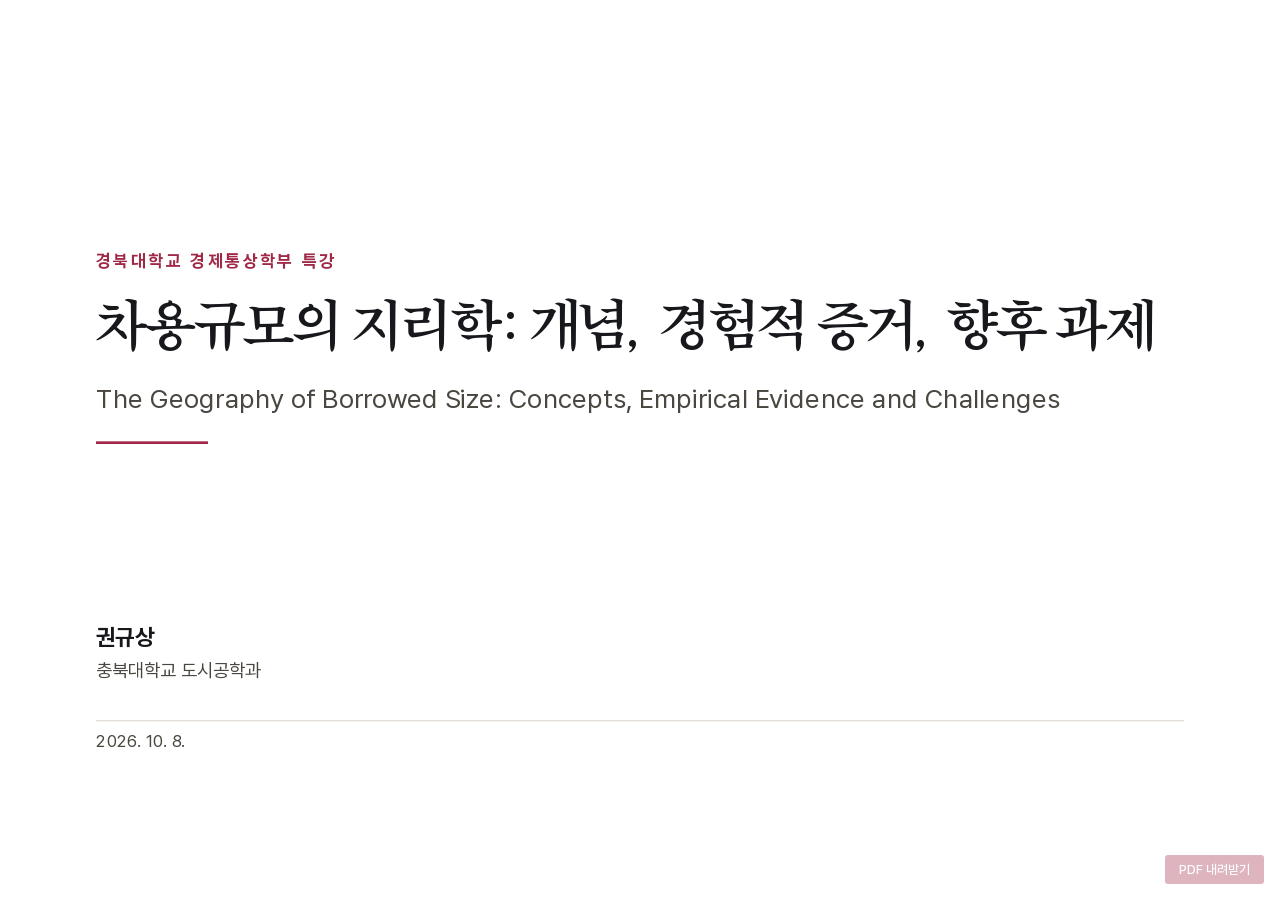
<file: 2026-10-08_경북대학교경제통상학부_차용규모의지리학/slides/deck.html>
<!doctype html>
<!--
  차용규모의 지리학: 개념, 경험적 증거, 향후 과제
  이 파일은 _scripts/import-artifact.py 가 만든다. 손으로 고치지 않는다.
  원본: https://claude.ai/artifact/Bu6u9iVXVfAHdsQERN5Hgf

  아티팩트(1920×1080, 인라인 스타일)를 모양 그대로 옮긴 덱이라 design.md 의
  960×540 유형 클래스를 쓰지 않는다. 각 장을 .canvas 하나에 담고, talk.css 의
  "1920 캔버스" 층이 강의 테마의 제목·문단 규칙을 걷어낸다.
  행사명·날짜·발표자·푸터는 ../talk.json 에서 들어온다.
-->
<html lang="ko">
<head>
  <meta charset="utf-8">
  <meta name="viewport" content="width=device-width, initial-scale=1">
  <title>차용규모의 지리학: 개념, 경험적 증거, 향후 과제</title>

  <link rel="stylesheet" href="../../_shared/vendor/reveal/reset.css">
  <link rel="stylesheet" href="../../_shared/vendor/reveal/reveal.css">
  <link rel="stylesheet" href="../../_shared/theme/tokens.css">
  <link rel="stylesheet" href="../../_shared/theme/cbnu.css">
  <link rel="stylesheet" href="../../_shared/theme/components.css">
  <link rel="stylesheet" href="../../_shared/theme/print.css">
  <link rel="stylesheet" href="../../_shared/theme/talk.css">
</head>
<body>
<div class="reveal canvas-1920" data-width="1920" data-height="1080"><div class="slides">

  <section id="cover" class="s-cover">
  <div class="canvas" style="display:flex; flex-direction:column; justify-content:space-between; padding:240px 144px 88px; background:#ffffff">
      <div style="display:flex; flex-direction:column; gap:36px">
        <p style="font-family:'Pretendard Bold', Arial, sans-serif; font-size:26px; line-height:1.2; letter-spacing:4.2px; color:#a02948" data-talk-event>&nbsp;</p>
        <h1 style="font-family:BookkMyungjo, Georgia, serif; font-size:80px; font-weight:700; line-height:1.15; letter-spacing:-3.4px; color:#16181c">차용규모의 지리학: 개념, 경험적 증거, 향후 과제</h1>
        <p style="font-family:Pretendard, Arial, sans-serif; font-size:40px; line-height:1.4; color:#4a4741">The Geography of Borrowed Size: Concepts, Empirical Evidence and Challenges</p>
        <div style="width:168px; height:4px; display:flex; flex-direction:column; background:#a02948">
        </div>
      </div>
      <div style="display:flex; flex-direction:column; gap:56px">
        <div style="display:flex; flex-direction:column; gap:10px">
          <p style="font-family:'Pretendard Bold', Arial, sans-serif; font-size:34px; line-height:1.3; color:#16181c" data-talk-byline>&nbsp;</p>
        </div>
        <div style="display:flex; flex-direction:row; align-items:end; justify-content:space-between; padding:14px 0 0; border-top:2px solid #e2ded7">
          <p style="font-family:Pretendard, Arial, sans-serif; font-size:26px; line-height:1.2; color:#4a4741" data-talk-date>&nbsp;</p>
        </div>
      </div>
  </div>
  </section>
  <section id="profile">
  <div class="canvas" style="display:flex; flex-direction:column; gap:52px; padding:52px 112px 112px; background:#ffffff">
      <div style="display:flex; flex-direction:column; gap:26px">
        <p style="font-family:'Pretendard Bold', Arial, sans-serif; font-size:24px; line-height:1.2; letter-spacing:3.4px; color:#a02948">발표자 소개</p>
        <h2 style="font-family:BookkMyungjo, Georgia, serif; font-size:62px; font-weight:700; line-height:1.18; letter-spacing:-2.2px; color:#16181c">권규상 (Kyusang Kwon)</h2>
        <div style="width:168px; height:4px; display:flex; flex-direction:column; background:#a02948">
        </div>
      </div>
      <div style="display:flex; flex-direction:row; gap:56px; align-items:start">
        <div style="width:400px; display:flex; flex-direction:column; gap:14px">
          <img src="../assets/kwon-kyusang-profile.jpg" alt="권규상 교수 사진" style="width:400px; height:526px">
          <p style="font-family:'Pretendard Bold', Arial, sans-serif; font-size:26px; line-height:1.35; color:#16181c">충북대학교 도시공학과</p>
          <p style="font-family:Pretendard, Arial, sans-serif; font-size:24px; line-height:1.35; color:#a02948">kyusang.kwon@chungbuk.ac.kr</p>
        </div>
        <div style="display:flex; flex-direction:column; gap:30px; flex:1">
          <div style="display:flex; flex-direction:row; gap:48px">
            <div style="width:520px; display:flex; flex-direction:column; gap:8px">
              <p style="font-family:'Pretendard Bold', Arial, sans-serif; font-size:30px; line-height:1.3; color:#a02948">학력</p>
              <div style="display:flex; flex-direction:row; gap:16px; align-items:start">
                <p style="width:80px; flex:0 0 auto; font-family:'Pretendard Bold', Arial, sans-serif; font-size:25px; line-height:1.5; color:#8a867e">2015</p>
                <p style="flex:1; font-family:Pretendard, Arial, sans-serif; font-size:26px; line-height:1.5; color:#16181c">서울대학교 지리학 박사</p>
              </div>
              <div style="display:flex; flex-direction:row; gap:16px; align-items:start">
                <p style="width:80px; flex:0 0 auto; font-family:'Pretendard Bold', Arial, sans-serif; font-size:25px; line-height:1.5; color:#8a867e">2010</p>
                <p style="flex:1; font-family:Pretendard, Arial, sans-serif; font-size:26px; line-height:1.5; color:#16181c">서울대학교 지리학 석사</p>
              </div>
              <div style="display:flex; flex-direction:row; gap:16px; align-items:start">
                <p style="width:80px; flex:0 0 auto; font-family:'Pretendard Bold', Arial, sans-serif; font-size:25px; line-height:1.5; color:#8a867e">2008</p>
                <p style="flex:1; font-family:Pretendard, Arial, sans-serif; font-size:26px; line-height:1.5; color:#16181c">서울대학교 지리학·경제학 학사</p>
              </div>
            </div>
            <div style="display:flex; flex-direction:column; gap:8px; flex:1">
              <p style="font-family:'Pretendard Bold', Arial, sans-serif; font-size:30px; line-height:1.3; color:#a02948">경력</p>
              <div style="display:flex; flex-direction:row; gap:16px; align-items:start">
                <p style="width:150px; flex:0 0 auto; font-family:'Pretendard Bold', Arial, sans-serif; font-size:25px; line-height:1.5; color:#8a867e">2026–현재</p>
                <p style="flex:1; font-family:Pretendard, Arial, sans-serif; font-size:26px; line-height:1.5; color:#16181c">충북대학교 도시공학과 학과장·부교수</p>
              </div>
              <div style="display:flex; flex-direction:row; gap:16px; align-items:start">
                <p style="width:150px; flex:0 0 auto; font-family:'Pretendard Bold', Arial, sans-serif; font-size:25px; line-height:1.5; color:#8a867e">2023–2026</p>
                <p style="flex:1; font-family:Pretendard, Arial, sans-serif; font-size:26px; line-height:1.5; color:#16181c">충북대학교 도시재생 대학원 과정 주임교수</p>
              </div>
              <div style="display:flex; flex-direction:row; gap:16px; align-items:start">
                <p style="width:150px; flex:0 0 auto; font-family:'Pretendard Bold', Arial, sans-serif; font-size:25px; line-height:1.5; color:#8a867e">2022–2026</p>
                <p style="flex:1; font-family:Pretendard, Arial, sans-serif; font-size:26px; line-height:1.5; color:#16181c">충북대학교 도시공학과 조교수</p>
              </div>
              <div style="display:flex; flex-direction:row; gap:16px; align-items:start">
                <p style="width:150px; flex:0 0 auto; font-family:'Pretendard Bold', Arial, sans-serif; font-size:25px; line-height:1.5; color:#8a867e">2016–2022</p>
                <p style="flex:1; font-family:Pretendard, Arial, sans-serif; font-size:26px; line-height:1.5; color:#16181c">국토연구원 책임연구원</p>
              </div>
              <div style="display:flex; flex-direction:row; gap:16px; align-items:start">
                <p style="width:150px; flex:0 0 auto; font-family:'Pretendard Bold', Arial, sans-serif; font-size:25px; line-height:1.5; color:#8a867e">2015–2016</p>
                <p style="flex:1; font-family:Pretendard, Arial, sans-serif; font-size:26px; line-height:1.5; color:#16181c">KAIST 박사후연구원</p>
              </div>
              <div style="display:flex; flex-direction:row; gap:16px; align-items:start">
                <p style="width:150px; flex:0 0 auto; font-family:'Pretendard Bold', Arial, sans-serif; font-size:25px; line-height:1.5; color:#8a867e">2008–2015</p>
                <p style="flex:1; font-family:Pretendard, Arial, sans-serif; font-size:26px; line-height:1.5; color:#16181c">과학기술정책연구원 연구원</p>
              </div>
            </div>
          </div>
          <div style="display:flex; flex-direction:column; gap:10px; padding:20px 0 0; border-top:2px solid #e2ded7">
            <p style="font-family:'Pretendard Bold', Arial, sans-serif; font-size:30px; line-height:1.3; color:#a02948">주요 연구</p>
            <p style="font-family:Pretendard, Arial, sans-serif; font-size:24px; line-height:1.45; color:#4a4741"><b>Kwon, K.</b>, &amp; Sohn, J. (2026). Borrowed size of small and medium cities in a hierarchical urban system. <i>Tijdschrift voor Economische en Sociale Geografie, 117</i>(2), 305–325.</p>
            <p style="font-family:Pretendard, Arial, sans-serif; font-size:24px; line-height:1.45; color:#4a4741">Kim, K., <b>Kwon, K.</b>, &amp; Horner, M. (2025). Introducing rational agent access model to enhance scene-to-hospital accessibility of emergency medical services. <i>Applied Geography, 182</i>, 103721.</p>
            <p style="font-family:Pretendard, Arial, sans-serif; font-size:24px; line-height:1.45; color:#4a4741"><b>Kwon, K.</b> (2021). Polycentricity and the role of government-led development: Employment decentralization and concentration in the Seoul metropolitan area, 2000–2015. <i>Cities, 111</i>, 103107.</p>
          </div>
        </div>
      </div>

  </div>
  </section>
  <section id="life-3cities">
  <div class="canvas" style="display:flex; flex-direction:column; gap:52px; padding:52px 112px 112px; background:#ffffff">
      <svg xmlns="http://www.w3.org/2000/svg" aria-label="세종시 행정경계" viewBox="0 0 610 700" style="position:absolute; top:232px; left:655px; width:610px; height:700px"><path d="M59.4,74.7 L61.2,77.2 L70.5,75.9 L72.9,77.8 L80.4,77.4 L87.0,79.8 L88.5,85.7 L91.2,87.7 L100.3,91.5 L105.2,91.4 L106.5,97.3 L110.7,100.1 L112.9,98.7 L116.6,100.5 L117.1,103.9 L124.8,113.3 L126.9,114.2 L129.7,112.0 L135.4,116.8 L142.2,117.4 L149.5,114.0 L153.3,118.3 L161.5,119.3 L166.1,123.0 L175.8,124.8 L179.8,128.6 L177.6,144.6 L172.8,150.5 L163.0,154.2 L156.7,169.4 L157.8,172.5 L154.9,174.3 L152.6,173.0 L151.4,175.3 L154.8,182.2 L159.7,181.6 L163.5,178.5 L166.1,179.9 L164.8,184.9 L165.7,190.9 L169.8,192.5 L169.4,197.5 L172.5,199.1 L174.7,205.1 L173.8,210.7 L178.9,218.2 L177.4,228.8 L172.7,234.4 L178.2,238.1 L192.1,237.2 L196.7,245.2 L200.8,247.0 L204.8,251.2 L204.3,254.5 L206.9,260.9 L214.9,258.5 L218.4,261.0 L224.3,261.5 L228.6,258.6 L242.0,254.8 L242.3,260.3 L237.5,263.8 L242.4,268.8 L242.8,274.7 L247.0,276.9 L247.6,283.9 L255.1,285.6 L263.3,283.9 L266.4,288.5 L266.9,295.1 L269.4,299.7 L268.7,304.3 L263.6,303.5 L259.8,307.0 L265.2,310.6 L266.3,316.6 L269.9,319.0 L268.8,326.1 L271.5,332.3 L270.6,334.9 L258.5,338.9 L247.6,329.5 L244.4,330.3 L233.6,342.8 L229.3,341.2 L226.5,342.5 L225.5,346.1 L226.9,353.4 L229.9,357.6 L223.3,370.3 L225.1,378.5 L222.6,384.7 L220.5,387.4 L217.3,387.3 L213.0,391.2 L208.9,400.8 L209.5,406.1 L196.4,415.9 L192.6,414.4 L187.7,417.7 L182.8,413.0 L176.2,413.0 L174.8,414.8 L168.0,415.7 L168.9,418.4 L165.2,422.4 L161.4,423.4 L155.2,423.3 L152.1,425.0 L144.0,421.5 L140.5,421.7 L136.4,424.4 L136.7,430.2 L129.4,432.8 L121.8,419.7 L112.6,418.3 L112.4,416.0 L109.8,415.1 L108.2,416.8 L106.5,410.8 L100.0,403.0 L90.6,400.3 L83.3,396.2 L85.2,394.7 L85.8,389.1 L82.8,382.6 L88.4,374.8 L87.1,368.5 L85.2,366.5 L82.4,367.4 L77.1,357.8 L75.8,352.5 L79.6,347.0 L79.5,341.3 L71.3,337.3 L63.8,337.9 L60.5,332.6 L64.3,327.1 L62.9,323.8 L57.6,319.8 L57.8,316.8 L61.1,312.6 L68.5,306.1 L62.7,297.9 L62.0,293.3 L60.3,292.8 L61.3,283.1 L65.3,279.6 L70.9,281.5 L72.7,279.2 L77.0,278.9 L72.5,271.3 L78.7,258.1 L83.5,258.0 L87.0,255.2 L87.5,249.5 L91.1,243.6 L89.3,240.5 L84.6,238.5 L78.0,240.5 L74.7,233.8 L76.5,226.0 L73.5,225.8 L70.3,229.0 L68.0,224.2 L64.8,222.7 L60.0,224.3 L54.1,216.4 L46.8,212.3 L45.0,212.6 L44.8,201.6 L39.9,198.3 L43.7,192.9 L49.1,192.2 L49.0,190.2 L46.1,189.2 L45.2,185.3 L46.9,179.7 L42.6,169.3 L44.0,160.8 L49.2,157.2 L47.8,151.5 L44.1,148.2 L47.4,138.6 L51.8,135.0 L52.4,132.5 L49.4,122.2 L50.0,119.6 L46.1,113.5 L45.3,119.0 L34.3,120.9 L32.5,119.8 L33.5,117.8 L27.5,103.2 L25.9,101.2 L23.8,101.9 L20.0,99.3 L38.3,86.8 L39.8,80.0 L44.0,77.9 L46.5,78.4 L48.4,72.4 L52.9,71.4 L58.7,73.1Z" fill="#1F5C8B" stroke="#1F5C8B" stroke-width="5" stroke-linejoin="round"/><path d="M59.4,74.7 L61.2,77.2 L70.5,75.9 L72.9,77.8 L80.4,77.4 L87.0,79.8 L88.5,85.7 L91.2,87.7 L100.3,91.5 L105.2,91.4 L106.5,97.3 L110.7,100.1 L112.9,98.7 L116.6,100.5 L117.1,103.9 L124.8,113.3 L126.9,114.2 L129.7,112.0 L135.4,116.8 L142.2,117.4 L149.5,114.0 L153.3,118.3 L161.5,119.3 L166.1,123.0 L175.8,124.8 L179.8,128.6 L177.6,144.6 L172.8,150.5 L163.0,154.2 L156.7,169.4 L157.8,172.5 L154.9,174.3 L152.6,173.0 L151.4,175.3 L154.8,182.2 L159.7,181.6 L163.5,178.5 L166.1,179.9 L164.8,184.9 L165.7,190.9 L169.8,192.5 L169.4,197.5 L172.5,199.1 L174.7,205.1 L173.8,210.7 L178.9,218.2 L177.4,228.8 L172.7,234.4 L178.2,238.1 L192.1,237.2 L196.7,245.2 L200.8,247.0 L204.8,251.2 L204.3,254.5 L206.9,260.9 L214.9,258.5 L218.4,261.0 L224.3,261.5 L228.6,258.6 L242.0,254.8 L242.3,260.3 L237.5,263.8 L242.4,268.8 L242.8,274.7 L247.0,276.9 L247.6,283.9 L255.1,285.6 L263.3,283.9 L266.4,288.5 L266.9,295.1 L269.4,299.7 L268.7,304.3 L263.6,303.5 L259.8,307.0 L265.2,310.6 L266.3,316.6 L269.9,319.0 L268.8,326.1 L271.5,332.3 L270.6,334.9 L258.5,338.9 L247.6,329.5 L244.4,330.3 L233.6,342.8 L229.3,341.2 L226.5,342.5 L225.5,346.1 L226.9,353.4 L229.9,357.6 L223.3,370.3 L225.1,378.5 L222.6,384.7 L220.5,387.4 L217.3,387.3 L213.0,391.2 L208.9,400.8 L209.5,406.1 L196.4,415.9 L192.6,414.4 L187.7,417.7 L182.8,413.0 L176.2,413.0 L174.8,414.8 L168.0,415.7 L168.9,418.4 L165.2,422.4 L161.4,423.4 L155.2,423.3 L152.1,425.0 L144.0,421.5 L140.5,421.7 L136.4,424.4 L136.7,430.2 L129.4,432.8 L121.8,419.7 L112.6,418.3 L112.4,416.0 L109.8,415.1 L108.2,416.8 L106.5,410.8 L100.0,403.0 L90.6,400.3 L83.3,396.2 L85.2,394.7 L85.8,389.1 L82.8,382.6 L88.4,374.8 L87.1,368.5 L85.2,366.5 L82.4,367.4 L77.1,357.8 L75.8,352.5 L79.6,347.0 L79.5,341.3 L71.3,337.3 L63.8,337.9 L60.5,332.6 L64.3,327.1 L62.9,323.8 L57.6,319.8 L57.8,316.8 L61.1,312.6 L68.5,306.1 L62.7,297.9 L62.0,293.3 L60.3,292.8 L61.3,283.1 L65.3,279.6 L70.9,281.5 L72.7,279.2 L77.0,278.9 L72.5,271.3 L78.7,258.1 L83.5,258.0 L87.0,255.2 L87.5,249.5 L91.1,243.6 L89.3,240.5 L84.6,238.5 L78.0,240.5 L74.7,233.8 L76.5,226.0 L73.5,225.8 L70.3,229.0 L68.0,224.2 L64.8,222.7 L60.0,224.3 L54.1,216.4 L46.8,212.3 L45.0,212.6 L44.8,201.6 L39.9,198.3 L43.7,192.9 L49.1,192.2 L49.0,190.2 L46.1,189.2 L45.2,185.3 L46.9,179.7 L42.6,169.3 L44.0,160.8 L49.2,157.2 L47.8,151.5 L44.1,148.2 L47.4,138.6 L51.8,135.0 L52.4,132.5 L49.4,122.2 L50.0,119.6 L46.1,113.5 L45.3,119.0 L34.3,120.9 L32.5,119.8 L33.5,117.8 L27.5,103.2 L25.9,101.2 L23.8,101.9 L20.0,99.3 L38.3,86.8 L39.8,80.0 L44.0,77.9 L46.5,78.4 L48.4,72.4 L52.9,71.4 L58.7,73.1Z" fill="#DCE7F1"/></svg>
      <svg xmlns="http://www.w3.org/2000/svg" aria-label="청주시 행정경계" viewBox="0 0 610 700" class="fragment fade-in" data-fragment-index="0" style="position:absolute; top:232px; left:655px; width:610px; height:700px"><path d="M509.7,88.9 L514.0,89.6 L514.7,87.0 L516.8,86.1 L518.5,91.5 L521.9,95.4 L529.7,97.4 L530.9,99.0 L530.4,104.6 L540.6,114.0 L540.9,119.9 L550.5,128.7 L552.5,128.1 L550.6,136.1 L539.6,144.4 L537.6,149.9 L539.3,156.0 L536.7,159.5 L539.7,163.6 L545.4,161.8 L549.2,162.6 L551.4,169.9 L559.3,175.4 L562.3,173.6 L564.0,182.6 L572.8,191.2 L573.1,195.1 L585.8,204.8 L590.2,214.8 L589.6,225.7 L582.9,229.8 L577.5,230.2 L569.2,235.6 L565.8,232.3 L564.9,228.9 L561.6,227.4 L560.8,219.2 L554.0,216.7 L552.6,218.1 L546.4,216.3 L540.7,217.0 L537.0,223.6 L533.4,224.6 L530.6,229.1 L523.6,232.0 L516.9,228.0 L511.1,227.7 L509.6,223.8 L507.7,222.9 L500.5,225.3 L500.5,221.0 L497.7,216.6 L493.5,216.4 L487.6,218.9 L486.1,213.9 L480.7,212.0 L475.6,217.5 L471.3,219.0 L466.4,226.3 L467.9,231.5 L460.3,239.7 L459.5,243.4 L455.4,244.1 L449.8,253.2 L449.6,256.0 L454.9,264.0 L452.3,267.0 L450.6,272.9 L442.8,276.8 L438.7,276.4 L432.3,281.7 L422.6,283.4 L420.1,288.3 L413.9,290.3 L408.5,296.0 L415.3,312.2 L415.4,320.8 L413.1,330.5 L419.0,340.3 L410.5,347.1 L410.3,350.1 L406.5,351.6 L402.8,360.6 L400.7,360.9 L398.0,374.9 L390.6,389.2 L376.2,395.0 L367.8,402.2 L359.2,430.8 L352.1,430.7 L348.5,423.3 L348.0,418.8 L341.6,402.6 L345.0,394.8 L353.8,385.7 L354.1,381.0 L351.3,378.2 L343.3,381.3 L337.0,381.8 L332.1,377.8 L330.9,373.4 L335.9,362.9 L336.6,355.6 L333.4,355.0 L330.5,351.3 L329.1,340.6 L321.8,339.4 L320.0,337.0 L313.2,334.3 L310.9,329.4 L306.1,329.2 L305.4,322.4 L302.1,315.2 L302.2,313.3 L309.9,309.1 L311.4,301.5 L308.0,284.2 L304.0,283.6 L304.5,277.6 L312.5,275.7 L320.4,280.8 L321.0,282.9 L324.8,282.4 L332.7,277.1 L335.4,277.4 L337.4,280.2 L338.6,277.4 L332.6,266.5 L334.6,262.0 L329.2,260.3 L325.9,262.5 L321.6,261.2 L322.7,250.6 L327.7,240.2 L335.3,238.0 L343.4,238.5 L343.0,236.2 L349.8,232.1 L349.4,226.2 L347.9,225.8 L348.5,202.8 L345.5,201.3 L345.3,194.5 L335.2,185.1 L337.1,178.8 L335.4,169.7 L340.3,169.6 L340.2,168.0 L344.9,167.0 L351.6,167.0 L359.2,160.4 L367.1,158.6 L372.3,155.3 L375.9,150.1 L380.8,147.8 L379.8,146.4 L383.6,142.4 L389.1,143.3 L393.9,138.0 L410.3,137.1 L421.1,126.2 L427.0,127.0 L438.2,111.6 L450.3,109.1 L455.0,100.7 L460.0,103.6 L463.9,100.5 L470.9,99.1 L476.2,102.5 L477.3,105.9 L482.0,107.3 L485.1,106.5 L488.3,103.9 L495.3,92.2 L494.1,84.1 L496.9,75.6 L503.0,83.7Z M336.8,174.4 L337.0,180.1 L335.1,182.5 L335.2,185.1 L345.3,194.5 L345.5,201.3 L348.5,202.8 L347.9,225.8 L349.4,226.2 L349.8,232.1 L343.0,236.2 L343.4,238.5 L335.3,238.0 L327.7,240.2 L322.7,250.6 L321.6,261.2 L325.9,262.5 L329.2,260.3 L334.6,262.0 L332.6,266.5 L338.6,277.4 L337.4,280.2 L335.4,277.4 L332.7,277.1 L324.8,282.4 L321.0,282.9 L320.4,280.8 L312.5,275.7 L304.5,277.6 L304.0,283.6 L308.0,284.2 L311.4,301.5 L309.9,309.1 L302.2,313.3 L302.1,315.2 L305.4,322.4 L306.1,329.2 L310.9,329.4 L313.2,334.3 L320.0,337.0 L321.8,339.4 L329.1,340.6 L330.1,350.2 L333.4,355.0 L324.2,359.0 L318.6,369.0 L317.5,378.3 L313.8,382.5 L307.5,385.9 L301.1,384.6 L293.8,377.9 L286.3,377.4 L275.2,379.8 L263.8,378.4 L261.6,372.0 L263.1,371.0 L265.6,350.6 L264.6,345.8 L258.5,338.9 L270.6,334.9 L271.5,332.3 L269.6,330.4 L269.9,319.0 L266.3,316.6 L265.2,310.6 L259.8,307.0 L263.2,303.6 L269.5,303.6 L266.4,288.5 L262.1,283.6 L260.0,285.3 L255.1,285.6 L247.6,283.9 L247.0,276.9 L242.8,274.7 L242.4,268.8 L237.5,263.8 L242.3,260.3 L241.6,254.8 L250.1,244.4 L251.9,236.9 L260.3,229.5 L262.8,223.6 L273.4,212.8 L275.7,211.8 L276.6,215.6 L278.5,216.6 L279.2,223.0 L286.5,219.8 L292.0,220.8 L291.5,216.1 L292.3,212.7 L294.4,211.2 L294.5,207.5 L301.7,201.1 L300.2,193.5 L306.3,191.2 L306.9,185.7 L311.8,182.6 L312.2,177.3 L316.7,175.8 L321.3,177.5 L323.2,172.3 L327.2,172.1 L334.6,167.9Z M182.4,81.9 L195.1,82.1 L208.1,87.9 L229.1,89.6 L239.5,94.9 L250.4,89.2 L257.2,89.7 L262.1,95.1 L269.0,98.2 L271.4,97.6 L269.8,102.7 L282.4,114.8 L284.8,120.7 L289.9,120.5 L290.0,125.7 L294.8,127.0 L303.3,125.0 L304.9,126.2 L304.2,135.9 L311.9,136.6 L316.9,141.3 L325.1,151.4 L334.6,167.9 L327.2,172.1 L323.2,172.3 L321.3,177.5 L316.7,175.8 L312.2,177.3 L311.8,182.6 L306.9,185.7 L306.3,191.2 L300.2,193.5 L301.7,201.1 L294.5,207.5 L294.4,211.2 L292.3,212.7 L291.5,216.1 L292.0,220.8 L286.5,219.8 L279.2,223.0 L278.5,216.6 L276.6,215.6 L275.7,211.8 L273.6,212.6 L262.8,223.6 L260.3,229.5 L252.7,235.9 L250.1,244.4 L241.6,254.8 L228.6,258.6 L226.8,260.9 L218.4,261.0 L214.9,258.5 L206.7,260.8 L204.3,254.5 L204.8,251.2 L200.8,247.0 L196.7,245.2 L192.1,237.2 L178.2,238.1 L172.9,234.8 L172.9,232.9 L177.4,228.8 L178.9,217.7 L173.8,210.7 L174.7,205.1 L172.5,199.1 L169.4,197.5 L169.8,192.5 L165.7,190.9 L164.8,184.9 L166.1,179.9 L163.5,178.5 L159.7,181.6 L154.8,182.2 L151.4,175.3 L152.6,173.0 L154.9,174.3 L157.8,172.5 L156.7,169.4 L163.0,154.2 L172.8,150.5 L177.6,144.6 L179.8,128.6 L175.8,124.8 L166.1,123.0 L160.0,119.1 L165.6,112.0 L174.2,108.8 L180.5,103.4 L178.5,99.6Z M419.1,34.9 L421.0,34.7 L425.4,40.3 L429.7,41.8 L428.2,47.5 L431.0,50.0 L431.4,56.1 L438.1,59.9 L442.8,58.1 L445.0,60.7 L447.0,67.8 L449.0,69.8 L448.1,75.4 L451.9,79.5 L453.5,87.0 L456.3,90.7 L455.5,100.5 L450.3,109.1 L438.2,111.6 L427.0,127.0 L421.1,126.2 L410.3,137.1 L393.9,138.0 L389.1,143.3 L382.7,142.8 L379.8,146.4 L380.8,147.8 L375.9,150.1 L372.3,155.3 L363.5,160.4 L359.2,160.4 L351.6,167.0 L344.9,167.0 L340.2,168.0 L340.3,169.6 L335.4,169.7 L325.1,151.4 L317.3,141.8 L311.9,136.6 L304.2,135.9 L304.9,126.2 L303.3,125.0 L294.8,127.0 L290.0,125.7 L289.9,120.5 L284.8,120.7 L282.4,114.8 L269.8,102.7 L271.6,98.3 L269.2,97.9 L262.1,95.1 L256.2,89.3 L250.4,89.2 L239.5,94.9 L229.1,89.6 L208.1,87.9 L196.8,82.6 L189.1,81.2 L195.7,71.5 L198.2,70.6 L205.8,76.3 L207.9,75.9 L211.4,69.3 L202.7,57.1 L204.5,50.8 L219.5,49.0 L225.3,41.8 L234.0,40.9 L237.3,44.7 L249.1,42.9 L251.8,49.6 L256.8,51.7 L258.4,55.8 L265.9,57.9 L266.9,53.2 L272.0,49.6 L272.8,45.4 L276.0,46.1 L283.6,43.8 L285.8,45.1 L283.9,48.2 L286.0,52.6 L293.6,51.8 L296.7,49.9 L299.6,54.2 L307.2,54.1 L305.5,47.6 L306.2,43.5 L313.8,36.0 L315.6,31.5 L324.5,32.7 L334.6,24.8 L339.9,25.4 L342.3,27.2 L348.2,20.3 L355.2,20.9 L358.4,23.7 L359.9,28.8 L357.5,33.8 L358.8,34.9 L379.3,30.5 L408.3,20.0 L410.8,27.2Z" fill="#4A4741" stroke="#4A4741" stroke-width="5" stroke-linejoin="round"/><path d="M509.7,88.9 L514.0,89.6 L514.7,87.0 L516.8,86.1 L518.5,91.5 L521.9,95.4 L529.7,97.4 L530.9,99.0 L530.4,104.6 L540.6,114.0 L540.9,119.9 L550.5,128.7 L552.5,128.1 L550.6,136.1 L539.6,144.4 L537.6,149.9 L539.3,156.0 L536.7,159.5 L539.7,163.6 L545.4,161.8 L549.2,162.6 L551.4,169.9 L559.3,175.4 L562.3,173.6 L564.0,182.6 L572.8,191.2 L573.1,195.1 L585.8,204.8 L590.2,214.8 L589.6,225.7 L582.9,229.8 L577.5,230.2 L569.2,235.6 L565.8,232.3 L564.9,228.9 L561.6,227.4 L560.8,219.2 L554.0,216.7 L552.6,218.1 L546.4,216.3 L540.7,217.0 L537.0,223.6 L533.4,224.6 L530.6,229.1 L523.6,232.0 L516.9,228.0 L511.1,227.7 L509.6,223.8 L507.7,222.9 L500.5,225.3 L500.5,221.0 L497.7,216.6 L493.5,216.4 L487.6,218.9 L486.1,213.9 L480.7,212.0 L475.6,217.5 L471.3,219.0 L466.4,226.3 L467.9,231.5 L460.3,239.7 L459.5,243.4 L455.4,244.1 L449.8,253.2 L449.6,256.0 L454.9,264.0 L452.3,267.0 L450.6,272.9 L442.8,276.8 L438.7,276.4 L432.3,281.7 L422.6,283.4 L420.1,288.3 L413.9,290.3 L408.5,296.0 L415.3,312.2 L415.4,320.8 L413.1,330.5 L419.0,340.3 L410.5,347.1 L410.3,350.1 L406.5,351.6 L402.8,360.6 L400.7,360.9 L398.0,374.9 L390.6,389.2 L376.2,395.0 L367.8,402.2 L359.2,430.8 L352.1,430.7 L348.5,423.3 L348.0,418.8 L341.6,402.6 L345.0,394.8 L353.8,385.7 L354.1,381.0 L351.3,378.2 L343.3,381.3 L337.0,381.8 L332.1,377.8 L330.9,373.4 L335.9,362.9 L336.6,355.6 L333.4,355.0 L330.5,351.3 L329.1,340.6 L321.8,339.4 L320.0,337.0 L313.2,334.3 L310.9,329.4 L306.1,329.2 L305.4,322.4 L302.1,315.2 L302.2,313.3 L309.9,309.1 L311.4,301.5 L308.0,284.2 L304.0,283.6 L304.5,277.6 L312.5,275.7 L320.4,280.8 L321.0,282.9 L324.8,282.4 L332.7,277.1 L335.4,277.4 L337.4,280.2 L338.6,277.4 L332.6,266.5 L334.6,262.0 L329.2,260.3 L325.9,262.5 L321.6,261.2 L322.7,250.6 L327.7,240.2 L335.3,238.0 L343.4,238.5 L343.0,236.2 L349.8,232.1 L349.4,226.2 L347.9,225.8 L348.5,202.8 L345.5,201.3 L345.3,194.5 L335.2,185.1 L337.1,178.8 L335.4,169.7 L340.3,169.6 L340.2,168.0 L344.9,167.0 L351.6,167.0 L359.2,160.4 L367.1,158.6 L372.3,155.3 L375.9,150.1 L380.8,147.8 L379.8,146.4 L383.6,142.4 L389.1,143.3 L393.9,138.0 L410.3,137.1 L421.1,126.2 L427.0,127.0 L438.2,111.6 L450.3,109.1 L455.0,100.7 L460.0,103.6 L463.9,100.5 L470.9,99.1 L476.2,102.5 L477.3,105.9 L482.0,107.3 L485.1,106.5 L488.3,103.9 L495.3,92.2 L494.1,84.1 L496.9,75.6 L503.0,83.7Z M336.8,174.4 L337.0,180.1 L335.1,182.5 L335.2,185.1 L345.3,194.5 L345.5,201.3 L348.5,202.8 L347.9,225.8 L349.4,226.2 L349.8,232.1 L343.0,236.2 L343.4,238.5 L335.3,238.0 L327.7,240.2 L322.7,250.6 L321.6,261.2 L325.9,262.5 L329.2,260.3 L334.6,262.0 L332.6,266.5 L338.6,277.4 L337.4,280.2 L335.4,277.4 L332.7,277.1 L324.8,282.4 L321.0,282.9 L320.4,280.8 L312.5,275.7 L304.5,277.6 L304.0,283.6 L308.0,284.2 L311.4,301.5 L309.9,309.1 L302.2,313.3 L302.1,315.2 L305.4,322.4 L306.1,329.2 L310.9,329.4 L313.2,334.3 L320.0,337.0 L321.8,339.4 L329.1,340.6 L330.1,350.2 L333.4,355.0 L324.2,359.0 L318.6,369.0 L317.5,378.3 L313.8,382.5 L307.5,385.9 L301.1,384.6 L293.8,377.9 L286.3,377.4 L275.2,379.8 L263.8,378.4 L261.6,372.0 L263.1,371.0 L265.6,350.6 L264.6,345.8 L258.5,338.9 L270.6,334.9 L271.5,332.3 L269.6,330.4 L269.9,319.0 L266.3,316.6 L265.2,310.6 L259.8,307.0 L263.2,303.6 L269.5,303.6 L266.4,288.5 L262.1,283.6 L260.0,285.3 L255.1,285.6 L247.6,283.9 L247.0,276.9 L242.8,274.7 L242.4,268.8 L237.5,263.8 L242.3,260.3 L241.6,254.8 L250.1,244.4 L251.9,236.9 L260.3,229.5 L262.8,223.6 L273.4,212.8 L275.7,211.8 L276.6,215.6 L278.5,216.6 L279.2,223.0 L286.5,219.8 L292.0,220.8 L291.5,216.1 L292.3,212.7 L294.4,211.2 L294.5,207.5 L301.7,201.1 L300.2,193.5 L306.3,191.2 L306.9,185.7 L311.8,182.6 L312.2,177.3 L316.7,175.8 L321.3,177.5 L323.2,172.3 L327.2,172.1 L334.6,167.9Z M182.4,81.9 L195.1,82.1 L208.1,87.9 L229.1,89.6 L239.5,94.9 L250.4,89.2 L257.2,89.7 L262.1,95.1 L269.0,98.2 L271.4,97.6 L269.8,102.7 L282.4,114.8 L284.8,120.7 L289.9,120.5 L290.0,125.7 L294.8,127.0 L303.3,125.0 L304.9,126.2 L304.2,135.9 L311.9,136.6 L316.9,141.3 L325.1,151.4 L334.6,167.9 L327.2,172.1 L323.2,172.3 L321.3,177.5 L316.7,175.8 L312.2,177.3 L311.8,182.6 L306.9,185.7 L306.3,191.2 L300.2,193.5 L301.7,201.1 L294.5,207.5 L294.4,211.2 L292.3,212.7 L291.5,216.1 L292.0,220.8 L286.5,219.8 L279.2,223.0 L278.5,216.6 L276.6,215.6 L275.7,211.8 L273.6,212.6 L262.8,223.6 L260.3,229.5 L252.7,235.9 L250.1,244.4 L241.6,254.8 L228.6,258.6 L226.8,260.9 L218.4,261.0 L214.9,258.5 L206.7,260.8 L204.3,254.5 L204.8,251.2 L200.8,247.0 L196.7,245.2 L192.1,237.2 L178.2,238.1 L172.9,234.8 L172.9,232.9 L177.4,228.8 L178.9,217.7 L173.8,210.7 L174.7,205.1 L172.5,199.1 L169.4,197.5 L169.8,192.5 L165.7,190.9 L164.8,184.9 L166.1,179.9 L163.5,178.5 L159.7,181.6 L154.8,182.2 L151.4,175.3 L152.6,173.0 L154.9,174.3 L157.8,172.5 L156.7,169.4 L163.0,154.2 L172.8,150.5 L177.6,144.6 L179.8,128.6 L175.8,124.8 L166.1,123.0 L160.0,119.1 L165.6,112.0 L174.2,108.8 L180.5,103.4 L178.5,99.6Z M419.1,34.9 L421.0,34.7 L425.4,40.3 L429.7,41.8 L428.2,47.5 L431.0,50.0 L431.4,56.1 L438.1,59.9 L442.8,58.1 L445.0,60.7 L447.0,67.8 L449.0,69.8 L448.1,75.4 L451.9,79.5 L453.5,87.0 L456.3,90.7 L455.5,100.5 L450.3,109.1 L438.2,111.6 L427.0,127.0 L421.1,126.2 L410.3,137.1 L393.9,138.0 L389.1,143.3 L382.7,142.8 L379.8,146.4 L380.8,147.8 L375.9,150.1 L372.3,155.3 L363.5,160.4 L359.2,160.4 L351.6,167.0 L344.9,167.0 L340.2,168.0 L340.3,169.6 L335.4,169.7 L325.1,151.4 L317.3,141.8 L311.9,136.6 L304.2,135.9 L304.9,126.2 L303.3,125.0 L294.8,127.0 L290.0,125.7 L289.9,120.5 L284.8,120.7 L282.4,114.8 L269.8,102.7 L271.6,98.3 L269.2,97.9 L262.1,95.1 L256.2,89.3 L250.4,89.2 L239.5,94.9 L229.1,89.6 L208.1,87.9 L196.8,82.6 L189.1,81.2 L195.7,71.5 L198.2,70.6 L205.8,76.3 L207.9,75.9 L211.4,69.3 L202.7,57.1 L204.5,50.8 L219.5,49.0 L225.3,41.8 L234.0,40.9 L237.3,44.7 L249.1,42.9 L251.8,49.6 L256.8,51.7 L258.4,55.8 L265.9,57.9 L266.9,53.2 L272.0,49.6 L272.8,45.4 L276.0,46.1 L283.6,43.8 L285.8,45.1 L283.9,48.2 L286.0,52.6 L293.6,51.8 L296.7,49.9 L299.6,54.2 L307.2,54.1 L305.5,47.6 L306.2,43.5 L313.8,36.0 L315.6,31.5 L324.5,32.7 L334.6,24.8 L339.9,25.4 L342.3,27.2 L348.2,20.3 L355.2,20.9 L358.4,23.7 L359.9,28.8 L357.5,33.8 L358.8,34.9 L379.3,30.5 L408.3,20.0 L410.8,27.2Z" fill="#E7E4DF"/></svg>
      <svg xmlns="http://www.w3.org/2000/svg" aria-label="대전광역시 행정경계" viewBox="0 0 610 700" class="fragment fade-in" data-fragment-index="1" style="position:absolute; top:232px; left:655px; width:610px; height:700px"><path d="M352.8,430.9 L357.9,431.2 L360.2,429.4 L363.6,415.5 L369.4,416.4 L372.4,414.4 L376.8,419.1 L385.9,417.5 L388.3,419.0 L388.8,426.9 L391.2,430.5 L395.3,432.4 L398.0,438.9 L403.0,440.5 L403.8,442.3 L398.7,446.0 L385.6,442.6 L380.4,449.4 L377.5,450.0 L372.9,454.1 L374.4,473.4 L372.1,478.0 L370.6,490.8 L368.0,495.2 L361.4,499.8 L357.4,499.6 L357.9,503.0 L351.2,507.4 L353.4,522.5 L350.7,527.9 L347.2,528.8 L348.8,532.7 L345.9,537.6 L349.8,544.5 L348.5,549.1 L344.0,550.9 L342.9,554.1 L349.7,569.8 L347.9,573.8 L340.8,581.0 L342.1,585.8 L338.4,593.6 L338.6,595.9 L341.7,597.4 L341.9,601.0 L339.7,604.5 L344.7,615.9 L344.2,619.4 L341.8,620.3 L341.8,624.3 L336.1,627.8 L331.1,628.5 L330.2,632.6 L322.2,635.9 L321.9,640.8 L323.8,644.5 L315.5,647.0 L314.5,650.6 L310.0,653.6 L312.0,657.3 L311.5,660.1 L300.7,667.1 L298.4,667.1 L298.1,665.1 L294.5,663.0 L291.7,662.9 L289.4,656.8 L282.9,654.5 L282.3,651.5 L285.1,648.5 L283.1,646.0 L285.6,640.9 L283.3,630.6 L285.7,629.1 L289.6,631.3 L292.0,630.6 L295.3,625.6 L295.4,620.8 L300.3,618.7 L299.4,612.2 L293.7,606.2 L293.6,603.0 L285.9,601.1 L289.0,593.2 L297.0,583.7 L291.8,577.7 L290.6,573.7 L293.3,571.1 L286.2,563.3 L286.2,560.7 L286.6,559.7 L292.0,560.7 L299.5,555.3 L302.5,555.0 L304.7,559.6 L307.2,557.6 L313.6,557.7 L311.5,550.0 L307.9,546.8 L304.9,540.4 L297.7,536.8 L294.8,528.8 L288.0,517.9 L282.4,511.0 L276.1,506.5 L274.0,502.3 L280.7,501.8 L278.3,499.6 L279.3,497.4 L283.8,496.9 L289.2,485.5 L293.4,483.6 L296.2,484.9 L298.7,493.0 L302.0,494.7 L302.7,491.6 L310.4,490.6 L310.9,492.2 L319.3,494.4 L320.5,484.2 L313.6,474.4 L307.4,461.3 L311.0,452.6 L310.0,450.0 L311.1,440.3 L313.6,436.3 L321.0,430.8 L329.5,419.0 L333.9,407.6 L339.9,397.6 L344.0,396.8 L341.8,404.5 L346.9,415.2 L348.5,423.3Z M279.0,507.7 L290.9,522.3 L297.7,536.8 L304.2,539.5 L307.9,546.8 L311.2,549.3 L313.6,557.7 L307.2,557.6 L304.7,559.6 L302.5,555.0 L299.5,555.3 L292.0,560.7 L286.6,559.7 L286.2,563.3 L293.3,571.1 L290.6,573.7 L291.8,577.7 L297.0,583.7 L289.0,593.2 L285.9,601.1 L293.6,603.0 L293.7,606.2 L299.4,612.2 L300.3,618.7 L295.4,620.8 L295.3,625.6 L292.0,630.6 L289.6,631.3 L285.7,629.1 L283.3,630.6 L285.6,640.9 L283.1,646.0 L285.1,648.5 L279.5,653.1 L274.2,650.1 L269.0,647.1 L271.3,641.9 L265.9,636.0 L261.3,625.4 L250.7,623.6 L250.6,620.1 L253.4,617.6 L253.8,613.9 L251.2,610.6 L250.0,603.3 L253.3,592.5 L242.0,582.3 L237.4,581.6 L236.6,573.5 L233.0,567.5 L235.2,565.7 L238.2,558.2 L242.6,558.6 L245.8,553.7 L244.4,545.3 L250.4,536.7 L249.3,528.4 L252.7,519.1 L264.5,508.2 L265.4,496.0 L270.8,498.1 L274.8,505.3Z M252.0,472.2 L255.8,472.0 L262.9,483.0 L266.0,491.9 L264.2,499.7 L265.3,504.2 L264.5,508.2 L252.2,520.1 L249.0,529.7 L250.4,536.7 L244.4,545.3 L246.1,550.9 L244.7,555.8 L242.6,558.6 L238.2,558.2 L235.2,565.7 L233.0,567.5 L237.9,578.9 L236.8,583.7 L229.0,584.9 L227.0,590.5 L226.0,600.9 L230.1,604.3 L230.9,613.1 L228.1,623.5 L229.4,625.6 L226.5,631.8 L229.5,636.0 L230.1,640.4 L226.9,640.9 L225.9,645.9 L220.1,648.2 L217.1,652.4 L214.5,657.7 L215.3,664.0 L212.2,665.0 L208.9,673.6 L203.3,680.0 L201.2,678.9 L201.2,669.4 L199.6,667.8 L202.9,660.6 L198.1,656.8 L193.5,657.2 L191.7,645.7 L189.1,643.7 L186.5,637.7 L178.7,632.4 L176.8,628.6 L175.3,637.1 L171.5,637.8 L167.6,635.8 L166.2,628.4 L160.9,623.1 L156.9,621.8 L158.0,620.4 L154.8,603.4 L157.6,596.7 L165.4,591.5 L169.3,586.8 L182.0,580.7 L183.1,570.1 L185.1,570.1 L185.9,567.1 L190.1,565.2 L192.9,553.8 L195.0,551.3 L201.9,548.8 L202.0,542.1 L206.4,535.9 L207.8,536.2 L208.4,531.2 L205.8,526.5 L205.0,517.5 L206.9,517.5 L207.0,515.2 L221.2,514.3 L216.7,495.8 L218.1,491.8 L224.7,487.7 L228.9,480.8 L232.6,479.1 L235.0,475.0 L239.4,471.8Z M261.0,341.8 L264.6,345.8 L265.6,350.8 L263.1,371.0 L261.6,372.0 L263.8,378.4 L259.2,383.8 L255.0,385.8 L252.4,393.0 L254.1,397.4 L256.9,398.9 L264.3,408.0 L273.7,414.0 L279.4,423.4 L279.9,426.3 L274.0,437.0 L272.3,444.9 L272.1,461.3 L268.6,465.7 L255.9,470.1 L255.8,472.0 L239.4,471.8 L235.0,475.0 L232.6,479.1 L228.9,480.8 L224.7,487.7 L218.1,491.8 L216.7,495.8 L221.6,512.1 L220.8,515.1 L207.0,515.2 L206.9,517.5 L205.0,517.5 L205.8,526.5 L208.4,531.2 L207.8,536.2 L206.4,535.9 L202.0,542.1 L201.9,548.8 L195.0,551.3 L192.9,553.8 L190.1,565.2 L185.9,567.1 L185.1,570.1 L183.1,570.1 L182.0,580.7 L173.7,583.6 L165.7,589.8 L164.3,588.5 L156.4,589.3 L142.3,579.1 L136.4,577.3 L125.7,560.8 L132.3,554.3 L137.4,555.6 L138.1,548.8 L136.1,546.9 L135.8,539.8 L136.1,531.3 L138.2,526.8 L137.3,520.7 L143.0,519.3 L144.7,516.1 L142.4,509.7 L145.2,505.5 L154.5,501.3 L153.4,496.6 L148.6,491.0 L146.9,483.5 L153.2,478.7 L153.0,474.9 L156.2,468.1 L153.6,455.0 L157.2,424.1 L165.2,422.4 L168.9,418.4 L168.0,415.7 L174.8,414.8 L176.2,413.0 L182.8,413.0 L187.7,417.7 L192.6,414.4 L196.4,415.9 L209.5,406.1 L208.9,400.8 L213.0,391.2 L217.3,387.3 L220.5,387.4 L225.1,378.5 L223.3,370.3 L229.9,357.6 L225.4,349.0 L226.5,342.5 L229.3,341.2 L234.5,342.4 L244.4,330.3 L247.6,329.5Z M338.4,381.9 L351.3,378.2 L354.1,381.0 L353.8,385.7 L344.0,396.8 L339.8,397.7 L326.2,423.8 L321.0,430.8 L313.1,436.9 L310.0,446.6 L311.0,452.6 L307.4,461.3 L313.6,474.4 L320.5,484.2 L319.3,494.4 L310.9,492.2 L310.4,490.6 L302.7,491.6 L302.0,494.7 L298.7,493.0 L296.2,484.9 L293.4,483.6 L289.2,485.5 L283.8,496.9 L279.3,497.4 L278.3,499.6 L280.7,501.8 L274.0,502.3 L275.1,505.5 L270.9,498.2 L265.4,496.0 L266.0,491.9 L262.9,483.0 L255.8,472.0 L255.9,470.1 L264.2,467.2 L268.6,465.7 L272.1,461.3 L272.3,444.9 L274.0,437.0 L279.9,425.2 L273.7,414.0 L264.3,408.0 L256.9,398.9 L254.1,397.4 L252.4,391.5 L255.0,385.8 L259.2,383.8 L263.8,378.4 L275.2,379.8 L286.3,377.4 L293.8,377.9 L303.8,385.9 L310.6,384.7 L317.5,378.2 L318.6,369.0 L321.3,362.7 L326.3,357.4 L333.4,355.0 L336.6,355.6 L337.0,357.9 L330.8,375.7 L334.9,380.7Z" fill="#A02948" stroke="#A02948" stroke-width="5" stroke-linejoin="round"/><path d="M352.8,430.9 L357.9,431.2 L360.2,429.4 L363.6,415.5 L369.4,416.4 L372.4,414.4 L376.8,419.1 L385.9,417.5 L388.3,419.0 L388.8,426.9 L391.2,430.5 L395.3,432.4 L398.0,438.9 L403.0,440.5 L403.8,442.3 L398.7,446.0 L385.6,442.6 L380.4,449.4 L377.5,450.0 L372.9,454.1 L374.4,473.4 L372.1,478.0 L370.6,490.8 L368.0,495.2 L361.4,499.8 L357.4,499.6 L357.9,503.0 L351.2,507.4 L353.4,522.5 L350.7,527.9 L347.2,528.8 L348.8,532.7 L345.9,537.6 L349.8,544.5 L348.5,549.1 L344.0,550.9 L342.9,554.1 L349.7,569.8 L347.9,573.8 L340.8,581.0 L342.1,585.8 L338.4,593.6 L338.6,595.9 L341.7,597.4 L341.9,601.0 L339.7,604.5 L344.7,615.9 L344.2,619.4 L341.8,620.3 L341.8,624.3 L336.1,627.8 L331.1,628.5 L330.2,632.6 L322.2,635.9 L321.9,640.8 L323.8,644.5 L315.5,647.0 L314.5,650.6 L310.0,653.6 L312.0,657.3 L311.5,660.1 L300.7,667.1 L298.4,667.1 L298.1,665.1 L294.5,663.0 L291.7,662.9 L289.4,656.8 L282.9,654.5 L282.3,651.5 L285.1,648.5 L283.1,646.0 L285.6,640.9 L283.3,630.6 L285.7,629.1 L289.6,631.3 L292.0,630.6 L295.3,625.6 L295.4,620.8 L300.3,618.7 L299.4,612.2 L293.7,606.2 L293.6,603.0 L285.9,601.1 L289.0,593.2 L297.0,583.7 L291.8,577.7 L290.6,573.7 L293.3,571.1 L286.2,563.3 L286.2,560.7 L286.6,559.7 L292.0,560.7 L299.5,555.3 L302.5,555.0 L304.7,559.6 L307.2,557.6 L313.6,557.7 L311.5,550.0 L307.9,546.8 L304.9,540.4 L297.7,536.8 L294.8,528.8 L288.0,517.9 L282.4,511.0 L276.1,506.5 L274.0,502.3 L280.7,501.8 L278.3,499.6 L279.3,497.4 L283.8,496.9 L289.2,485.5 L293.4,483.6 L296.2,484.9 L298.7,493.0 L302.0,494.7 L302.7,491.6 L310.4,490.6 L310.9,492.2 L319.3,494.4 L320.5,484.2 L313.6,474.4 L307.4,461.3 L311.0,452.6 L310.0,450.0 L311.1,440.3 L313.6,436.3 L321.0,430.8 L329.5,419.0 L333.9,407.6 L339.9,397.6 L344.0,396.8 L341.8,404.5 L346.9,415.2 L348.5,423.3Z M279.0,507.7 L290.9,522.3 L297.7,536.8 L304.2,539.5 L307.9,546.8 L311.2,549.3 L313.6,557.7 L307.2,557.6 L304.7,559.6 L302.5,555.0 L299.5,555.3 L292.0,560.7 L286.6,559.7 L286.2,563.3 L293.3,571.1 L290.6,573.7 L291.8,577.7 L297.0,583.7 L289.0,593.2 L285.9,601.1 L293.6,603.0 L293.7,606.2 L299.4,612.2 L300.3,618.7 L295.4,620.8 L295.3,625.6 L292.0,630.6 L289.6,631.3 L285.7,629.1 L283.3,630.6 L285.6,640.9 L283.1,646.0 L285.1,648.5 L279.5,653.1 L274.2,650.1 L269.0,647.1 L271.3,641.9 L265.9,636.0 L261.3,625.4 L250.7,623.6 L250.6,620.1 L253.4,617.6 L253.8,613.9 L251.2,610.6 L250.0,603.3 L253.3,592.5 L242.0,582.3 L237.4,581.6 L236.6,573.5 L233.0,567.5 L235.2,565.7 L238.2,558.2 L242.6,558.6 L245.8,553.7 L244.4,545.3 L250.4,536.7 L249.3,528.4 L252.7,519.1 L264.5,508.2 L265.4,496.0 L270.8,498.1 L274.8,505.3Z M252.0,472.2 L255.8,472.0 L262.9,483.0 L266.0,491.9 L264.2,499.7 L265.3,504.2 L264.5,508.2 L252.2,520.1 L249.0,529.7 L250.4,536.7 L244.4,545.3 L246.1,550.9 L244.7,555.8 L242.6,558.6 L238.2,558.2 L235.2,565.7 L233.0,567.5 L237.9,578.9 L236.8,583.7 L229.0,584.9 L227.0,590.5 L226.0,600.9 L230.1,604.3 L230.9,613.1 L228.1,623.5 L229.4,625.6 L226.5,631.8 L229.5,636.0 L230.1,640.4 L226.9,640.9 L225.9,645.9 L220.1,648.2 L217.1,652.4 L214.5,657.7 L215.3,664.0 L212.2,665.0 L208.9,673.6 L203.3,680.0 L201.2,678.9 L201.2,669.4 L199.6,667.8 L202.9,660.6 L198.1,656.8 L193.5,657.2 L191.7,645.7 L189.1,643.7 L186.5,637.7 L178.7,632.4 L176.8,628.6 L175.3,637.1 L171.5,637.8 L167.6,635.8 L166.2,628.4 L160.9,623.1 L156.9,621.8 L158.0,620.4 L154.8,603.4 L157.6,596.7 L165.4,591.5 L169.3,586.8 L182.0,580.7 L183.1,570.1 L185.1,570.1 L185.9,567.1 L190.1,565.2 L192.9,553.8 L195.0,551.3 L201.9,548.8 L202.0,542.1 L206.4,535.9 L207.8,536.2 L208.4,531.2 L205.8,526.5 L205.0,517.5 L206.9,517.5 L207.0,515.2 L221.2,514.3 L216.7,495.8 L218.1,491.8 L224.7,487.7 L228.9,480.8 L232.6,479.1 L235.0,475.0 L239.4,471.8Z M261.0,341.8 L264.6,345.8 L265.6,350.8 L263.1,371.0 L261.6,372.0 L263.8,378.4 L259.2,383.8 L255.0,385.8 L252.4,393.0 L254.1,397.4 L256.9,398.9 L264.3,408.0 L273.7,414.0 L279.4,423.4 L279.9,426.3 L274.0,437.0 L272.3,444.9 L272.1,461.3 L268.6,465.7 L255.9,470.1 L255.8,472.0 L239.4,471.8 L235.0,475.0 L232.6,479.1 L228.9,480.8 L224.7,487.7 L218.1,491.8 L216.7,495.8 L221.6,512.1 L220.8,515.1 L207.0,515.2 L206.9,517.5 L205.0,517.5 L205.8,526.5 L208.4,531.2 L207.8,536.2 L206.4,535.9 L202.0,542.1 L201.9,548.8 L195.0,551.3 L192.9,553.8 L190.1,565.2 L185.9,567.1 L185.1,570.1 L183.1,570.1 L182.0,580.7 L173.7,583.6 L165.7,589.8 L164.3,588.5 L156.4,589.3 L142.3,579.1 L136.4,577.3 L125.7,560.8 L132.3,554.3 L137.4,555.6 L138.1,548.8 L136.1,546.9 L135.8,539.8 L136.1,531.3 L138.2,526.8 L137.3,520.7 L143.0,519.3 L144.7,516.1 L142.4,509.7 L145.2,505.5 L154.5,501.3 L153.4,496.6 L148.6,491.0 L146.9,483.5 L153.2,478.7 L153.0,474.9 L156.2,468.1 L153.6,455.0 L157.2,424.1 L165.2,422.4 L168.9,418.4 L168.0,415.7 L174.8,414.8 L176.2,413.0 L182.8,413.0 L187.7,417.7 L192.6,414.4 L196.4,415.9 L209.5,406.1 L208.9,400.8 L213.0,391.2 L217.3,387.3 L220.5,387.4 L225.1,378.5 L223.3,370.3 L229.9,357.6 L225.4,349.0 L226.5,342.5 L229.3,341.2 L234.5,342.4 L244.4,330.3 L247.6,329.5Z M338.4,381.9 L351.3,378.2 L354.1,381.0 L353.8,385.7 L344.0,396.8 L339.8,397.7 L326.2,423.8 L321.0,430.8 L313.1,436.9 L310.0,446.6 L311.0,452.6 L307.4,461.3 L313.6,474.4 L320.5,484.2 L319.3,494.4 L310.9,492.2 L310.4,490.6 L302.7,491.6 L302.0,494.7 L298.7,493.0 L296.2,484.9 L293.4,483.6 L289.2,485.5 L283.8,496.9 L279.3,497.4 L278.3,499.6 L280.7,501.8 L274.0,502.3 L275.1,505.5 L270.9,498.2 L265.4,496.0 L266.0,491.9 L262.9,483.0 L255.8,472.0 L255.9,470.1 L264.2,467.2 L268.6,465.7 L272.1,461.3 L272.3,444.9 L274.0,437.0 L279.9,425.2 L273.7,414.0 L264.3,408.0 L256.9,398.9 L254.1,397.4 L252.4,391.5 L255.0,385.8 L259.2,383.8 L263.8,378.4 L275.2,379.8 L286.3,377.4 L293.8,377.9 L303.8,385.9 L310.6,384.7 L317.5,378.2 L318.6,369.0 L321.3,362.7 L326.3,357.4 L333.4,355.0 L336.6,355.6 L337.0,357.9 L330.8,375.7 L334.9,380.7Z" fill="#F4DDE3"/></svg>
      <svg xmlns="http://www.w3.org/2000/svg" aria-label="세종에서 청주로 가는 평일 출퇴근 화살표" viewBox="0 0 610 700" class="fragment fade-in" data-fragment-index="0" style="position:absolute; top:232px; left:655px; width:610px; height:700px"><path d="M178,212 Q215,120 287.6,145.6" fill="none" stroke="#4A4741" stroke-width="7" stroke-linecap="round"/><polygon points="300,150 275.2,154.1 283.3,131.3" fill="#4A4741"/></svg>
      <svg xmlns="http://www.w3.org/2000/svg" aria-label="세종에서 대전으로 가는 주말 쇼핑 화살표" viewBox="0 0 610 700" class="fragment fade-in" data-fragment-index="1" style="position:absolute; top:232px; left:655px; width:610px; height:700px"><path d="M150,300 Q120,420 203.7,471.1" fill="none" stroke="#A02948" stroke-width="7" stroke-linecap="round" stroke-dasharray="16 11"/><polygon points="215,478 189.9,476.9 202.5,456.2" fill="#A02948"/></svg>
      <div style="position:absolute; top:444px; left:675px; width:200px; display:flex; flex-direction:column; gap:2px; align-items:center">
        <p style="font-family:'Pretendard Bold', Arial, sans-serif; font-size:38px; line-height:1.1; text-align:center; color:#1f5c8b; text-shadow:0 0 6px #ffffff, 0 0 6px #ffffff, 0 0 3px #ffffff">세종</p>
        <p style="font-family:'Pretendard Bold', Arial, sans-serif; font-size:24px; line-height:1.2; text-align:center; color:#1f5c8b; text-shadow:0 0 6px #ffffff, 0 0 6px #ffffff, 0 0 3px #ffffff">사는 곳</p>
      </div>
      <div class="fragment fade-in" data-fragment-index="0" style="position:absolute; top:409px; left:955px; width:200px; display:flex; flex-direction:column; gap:2px; align-items:center">
        <p style="font-family:'Pretendard Bold', Arial, sans-serif; font-size:38px; line-height:1.1; text-align:center; color:#4a4741; text-shadow:0 0 6px #ffffff, 0 0 6px #ffffff, 0 0 3px #ffffff">청주</p>
        <p style="font-family:'Pretendard Bold', Arial, sans-serif; font-size:24px; line-height:1.2; text-align:center; color:#4a4741; text-shadow:0 0 6px #ffffff, 0 0 6px #ffffff, 0 0 3px #ffffff">일하는 곳</p>
      </div>
      <div class="fragment fade-in" data-fragment-index="1" style="position:absolute; top:769px; left:785px; width:200px; display:flex; flex-direction:column; gap:2px; align-items:center">
        <p style="font-family:'Pretendard Bold', Arial, sans-serif; font-size:38px; line-height:1.1; text-align:center; color:#a02948; text-shadow:0 0 6px #ffffff, 0 0 6px #ffffff, 0 0 3px #ffffff">대전</p>
        <p style="font-family:'Pretendard Bold', Arial, sans-serif; font-size:24px; line-height:1.2; text-align:center; color:#a02948; text-shadow:0 0 6px #ffffff, 0 0 6px #ffffff, 0 0 3px #ffffff">쇼핑하는 곳</p>
      </div>
      <p class="fragment fade-in" data-fragment-index="0" style="position:absolute; top:324px; left:880px; width:180px; font-family:'Pretendard Bold', Arial, sans-serif; font-size:26px; line-height:1.2; color:#4a4741; text-shadow:0 0 6px #ffffff, 0 0 6px #ffffff, 0 0 3px #ffffff">평일 출퇴근</p>
      <p id="e26-109xhwk" class="fragment fade-in" data-fragment-index="1" style="position:absolute; top:652px; left:647px; width:150px; font-family:'Pretendard Bold', Arial, sans-serif; font-size:26px; line-height:1.2; text-align:right; color:#a02948; text-shadow:0 0 6px #ffffff, 0 0 6px #ffffff, 0 0 3px #ffffff">주말 쇼핑</p>
      <div style="position:absolute; top:250px; left:112px; width:480px; display:flex; flex-direction:column; gap:10px">
        <img src="../assets/ex-sejong-government-complex.jpg" alt="세종: 정부세종청사" style="width:480px; height:250px; border-top:6px solid #1f5c8b">
        <p style="font-family:'Pretendard Bold', Arial, sans-serif; font-size:30px; line-height:1.25; color:#1f5c8b">세종: 정부세종청사</p>
      </div>
      <div class="fragment fade-in" data-fragment-index="0" style="position:absolute; top:250px; left:1328px; width:480px; display:flex; flex-direction:column; gap:10px">
        <div style="width:480px; height:250px; display:flex; flex-direction:row; align-items:center; justify-content:center; background:#f6f4f1; border-top:6px solid #4a4741">
          <img src="../assets/ex-sk-hynix.png" alt="청주: SK하이닉스" style="width:340px; height:170px; object-fit:contain">
        </div>
        <p style="font-family:'Pretendard Bold', Arial, sans-serif; font-size:30px; line-height:1.25; color:#4a4741">청주: SK하이닉스</p>
      </div>
      <div class="fragment fade-in" data-fragment-index="0" style="position:absolute; top:600px; left:1328px; width:480px; display:flex; flex-direction:column; gap:10px">
        <img src="../assets/ex-cbnu.jpg" alt="청주: 충북대학교" style="width:480px; height:250px; border-top:6px solid #4a4741">
        <p style="font-family:'Pretendard Bold', Arial, sans-serif; font-size:30px; line-height:1.25; color:#4a4741">청주: 충북대학교</p>
      </div>
      <div class="fragment fade-in" data-fragment-index="1" style="position:absolute; top:600px; left:112px; width:480px; display:flex; flex-direction:column; gap:10px">
        <div style="width:480px; height:250px; display:flex; flex-direction:row; align-items:center; justify-content:center; background:#f6f4f1; border-top:6px solid #a02948">
          <img src="../assets/ex-sungsimdang.png" alt="대전: 성심당" style="width:340px; height:170px; object-fit:contain">
        </div>
        <p style="font-family:'Pretendard Bold', Arial, sans-serif; font-size:30px; line-height:1.25; color:#a02948">대전: 성심당</p>
      </div>
      <div style="display:flex; flex-direction:column; gap:26px">
        <p style="font-family:'Pretendard Bold', Arial, sans-serif; font-size:24px; line-height:1.2; letter-spacing:3.4px; color:#a02948">들어가며</p>
        <h2 style="font-family:BookkMyungjo, Georgia, serif; font-size:62px; font-weight:700; line-height:1.18; letter-spacing:-2.2px; color:#16181c">나의 생활권</h2>
        <div style="width:168px; height:4px; display:flex; flex-direction:column; background:#a02948">
        </div>
      </div>

  </div>
  </section>
  <section id="daejeon-pop">
  <div class="canvas" style="background:#FFFFFF;color:#16181C;font-family:'Pretendard', Arial, sans-serif;padding:52px 112px 112px;display:flex;flex-direction:column;gap:52px">
    <div style="display:flex;flex-direction:column;gap:26px">
    <p style="font-family:'Pretendard Bold', Arial, sans-serif;font-size:24px;letter-spacing:0.14em;color:#A02948;line-height:1.2">01 · 대전에서 본 차용규모</p>
    <h2 style="font-family:'BookkMyungjo', Georgia, serif;font-size:62px;font-weight:700;line-height:1.18;letter-spacing:-0.035em;color:#16181C">대전의 인구: 2000년 이후의 변화</h2>
    <div style="width:168px;height:4px;background:#A02948"></div>
    </div>
    <div style="display:flex;flex-direction:column;gap:16px;"><p style="font-family:'Pretendard', Arial, sans-serif;font-size:32px;color:#16181C;line-height:1.5;">2013년 1,532,811명을 정점으로 감소, 2025년 1,440,729명</p><svg aria-label="대전광역시 주민등록인구 추이, 2000~2025" viewBox="0 0 1696 560" width="1696" height="560"><line x1="110" x2="1660" y1="500.0" y2="500.0" stroke="#E2DED7" stroke-width="2"/><text x="94" y="508.0" text-anchor="end" font-family="Arial, sans-serif" font-size="24" fill="#4A4741">135</text><line x1="110" x2="1660" y1="385.0" y2="385.0" stroke="#E2DED7" stroke-width="2"/><text x="94" y="393.0" text-anchor="end" font-family="Arial, sans-serif" font-size="24" fill="#4A4741">140</text><line x1="110" x2="1660" y1="270.0" y2="270.0" stroke="#E2DED7" stroke-width="2"/><text x="94" y="278.0" text-anchor="end" font-family="Arial, sans-serif" font-size="24" fill="#4A4741">145</text><line x1="110" x2="1660" y1="155.0" y2="155.0" stroke="#E2DED7" stroke-width="2"/><text x="94" y="163.0" text-anchor="end" font-family="Arial, sans-serif" font-size="24" fill="#4A4741">150</text><line x1="110" x2="1660" y1="40.0" y2="40.0" stroke="#E2DED7" stroke-width="2"/><text x="94" y="48.0" text-anchor="end" font-family="Arial, sans-serif" font-size="24" fill="#4A4741">155</text><text x="94" y="26" text-anchor="end" font-family="Arial, sans-serif" font-size="24" fill="#8A867E">(만 명)</text><line x1="110" x2="1660" y1="500" y2="500" stroke="#16181C" stroke-width="2"/><text x="110.0" y="538" text-anchor="middle" font-family="Arial, sans-serif" font-size="24" fill="#4A4741">2000</text><text x="420.0" y="538" text-anchor="middle" font-family="Arial, sans-serif" font-size="24" fill="#4A4741">2005</text><text x="730.0" y="538" text-anchor="middle" font-family="Arial, sans-serif" font-size="24" fill="#4A4741">2010</text><text x="1040.0" y="538" text-anchor="middle" font-family="Arial, sans-serif" font-size="24" fill="#4A4741">2015</text><text x="1350.0" y="538" text-anchor="middle" font-family="Arial, sans-serif" font-size="24" fill="#4A4741">2020</text><text x="1660.0" y="538" text-anchor="middle" font-family="Arial, sans-serif" font-size="24" fill="#4A4741">2025</text><polyline points="110.0,418.1 172.0,377.7 234.0,340.0 296.0,310.7 358.0,285.0 420.0,259.3 482.0,232.8 544.0,211.0 606.0,198.9 668.0,191.4 730.0,146.6 792.0,119.1 854.0,98.5 916.0,79.5 978.0,81.8 1040.0,111.8 1102.0,121.9 1164.0,149.9 1226.0,178.1 1288.0,212.8 1350.0,238.1 1412.0,264.8 1474.0,279.0 1536.0,287.9 1598.0,294.9 1660.0,291.3" fill="none" stroke="#16181C" stroke-width="5" stroke-linejoin="round"/><circle cx="110.0" cy="418.1" r="5.5" fill="#16181C"/><circle cx="172.0" cy="377.7" r="5.5" fill="#16181C"/><circle cx="234.0" cy="340.0" r="5.5" fill="#16181C"/><circle cx="296.0" cy="310.7" r="5.5" fill="#16181C"/><circle cx="358.0" cy="285.0" r="5.5" fill="#16181C"/><circle cx="420.0" cy="259.3" r="5.5" fill="#16181C"/><circle cx="482.0" cy="232.8" r="5.5" fill="#16181C"/><circle cx="544.0" cy="211.0" r="5.5" fill="#16181C"/><circle cx="606.0" cy="198.9" r="5.5" fill="#16181C"/><circle cx="668.0" cy="191.4" r="5.5" fill="#16181C"/><circle cx="730.0" cy="146.6" r="5.5" fill="#16181C"/><circle cx="792.0" cy="119.1" r="5.5" fill="#16181C"/><circle cx="854.0" cy="98.5" r="5.5" fill="#16181C"/><circle cx="916.0" cy="79.5" r="5.5" fill="#16181C"/><circle cx="978.0" cy="81.8" r="5.5" fill="#16181C"/><circle cx="1040.0" cy="111.8" r="5.5" fill="#16181C"/><circle cx="1102.0" cy="121.9" r="5.5" fill="#16181C"/><circle cx="1164.0" cy="149.9" r="5.5" fill="#16181C"/><circle cx="1226.0" cy="178.1" r="5.5" fill="#16181C"/><circle cx="1288.0" cy="212.8" r="5.5" fill="#16181C"/><circle cx="1350.0" cy="238.1" r="5.5" fill="#16181C"/><circle cx="1412.0" cy="264.8" r="5.5" fill="#16181C"/><circle cx="1474.0" cy="279.0" r="5.5" fill="#16181C"/><circle cx="1536.0" cy="287.9" r="5.5" fill="#16181C"/><circle cx="1598.0" cy="294.9" r="5.5" fill="#16181C"/><circle cx="1660.0" cy="291.3" r="5.5" fill="#16181C"/><circle cx="916.0" cy="79.5" r="10" fill="#A02948"/><text x="916.0" y="57.5" text-anchor="middle" font-family="Arial, sans-serif" font-size="26" font-weight="700" fill="#A02948" stroke="#FFFFFF" stroke-width="6" paint-order="stroke">정점 2013년 1,532,811명</text><circle cx="1660.0" cy="291.3" r="10" fill="#16181C"/><text x="1660.0" y="335.3" text-anchor="end" font-family="Arial, sans-serif" font-size="26" font-weight="700" fill="#16181C" stroke="#FFFFFF" stroke-width="6" paint-order="stroke">2025년 1,440,729명</text></svg><p style="font-family:'Pretendard', Arial, sans-serif;font-size:24px;color:#8A867E;line-height:1.45;">주: 주민등록인구, 각 연도 12월 말 · 출처: 행정안전부 주민등록인구통계 jumin.mois.go.kr (2008~), 대전통계연보 (2000~2007)</p></div>
  </div>
  </section>
  <section id="new-retail">
  <div class="canvas" style="background:#FFFFFF;color:#16181C;font-family:'Pretendard', Arial, sans-serif;padding:52px 112px 112px;display:flex;flex-direction:column;gap:52px">
    <div style="display:flex;flex-direction:column;gap:26px">
    <p style="font-family:'Pretendard Bold', Arial, sans-serif;font-size:24px;letter-spacing:0.14em;color:#A02948;line-height:1.2">01 · 대전에서 본 차용규모</p>
    <h2 style="font-family:'BookkMyungjo', Georgia, serif;font-size:62px;font-weight:700;line-height:1.18;letter-spacing:-0.035em;color:#16181C">대전의 새 상업시설: 아울렛과 Art &amp; Science</h2>
    <div style="width:168px;height:4px;background:#A02948"></div>
    </div>
    <div style="display:flex;flex-direction:row;gap:64px;"><div style="display:flex;flex-direction:column;gap:14px;width:816px"><img src="../assets/ex-hyundai-outlet-daejeon.jpg" alt="현대프리미엄아울렛 대전점 전경" style="width:816px;height:460px;object-fit:cover;border-radius:4px"><p style="font-family:'Pretendard Bold', Arial, sans-serif;font-size:32px;color:#16181C;line-height:1.3;">현대프리미엄아울렛 대전점</p><p style="font-family:'Pretendard Bold', Arial, sans-serif;font-size:30px;color:#A02948;line-height:1.3;">2020년 개점</p><p style="font-family:'Pretendard', Arial, sans-serif;font-size:24px;color:#8A867E;line-height:1.35;">사진: 디트뉴스24 (2020. 6. 26. 개점일)</p></div><div style="display:flex;flex-direction:column;gap:14px;width:816px"><img src="../assets/ex-shinsegae-art-science.jpg" alt="대전신세계 Art &amp; Science 야간 전경" style="width:816px;height:460px;object-fit:cover;border-radius:4px"><p style="font-family:'Pretendard Bold', Arial, sans-serif;font-size:32px;color:#16181C;line-height:1.3;">대전신세계 Art &amp; Science</p><p style="font-family:'Pretendard Bold', Arial, sans-serif;font-size:30px;color:#A02948;line-height:1.3;">2021년 개점</p><p style="font-family:'Pretendard', Arial, sans-serif;font-size:24px;color:#8A867E;line-height:1.35;">사진: Bernard Gagnon, Wikimedia Commons (CC0)</p></div></div>
  </div>
  </section>
  <section id="stores">
  <div class="canvas" style="background:#ffffff">
      <div id="p30e3d5d17ef4r0-3365758b" style="position:absolute; top:52px; left:112px; width:1696px; height:158px; display:flex; flex-direction:column; gap:26px">
        <p style="font-family:'Pretendard Bold', Arial, sans-serif; font-size:24px; line-height:1.2; letter-spacing:3.4px; color:#a02948">01 · 대전에서 본 차용규모</p>
        <h2 style="font-family:BookkMyungjo, Georgia, serif; font-size:62px; font-weight:700; line-height:1.18; letter-spacing:-2.2px; color:#16181c">대전의 백화점: 세 곳의 개점</h2>
        <div style="width:168px; height:4px; display:flex; flex-direction:column; background:#a02948">
        </div>
      </div>
      <div id="p30e3d5d17ef4r1-3365758b" style="position:absolute; top:262px; left:112px; width:1696px; height:628px; display:flex; flex-direction:row; gap:56px">
        <div style="width:528px; display:flex; flex-direction:column; gap:14px">
          <img src="../assets/ex-galleria-timeworld.jpg" alt="갤러리아 타임월드 외관" style="width:528px; height:440px; border-radius:4px">
          <p style="font-family:'Pretendard Bold', Arial, sans-serif; font-size:32px; line-height:1.3; color:#16181c">갤러리아 타임월드</p>
          <p style="font-family:'Pretendard Bold', Arial, sans-serif; font-size:30px; line-height:1.3; color:#a02948">1997년 개점</p>
          <p style="font-family:Pretendard, Arial, sans-serif; font-size:24px; line-height:1.35; color:#8a867e">동양백화점 타임월드로 개점, 2000년 한화 편입&nbsp;<br>사진: CA-PLAN</p>
        </div>
        <div style="width:528px; display:flex; flex-direction:column; gap:14px">
          <img src="../assets/ex-lotte-daejeon.jpg" alt="롯데백화점 대전점 외관" style="width:528px; height:440px; border-radius:4px">
          <p style="font-family:'Pretendard Bold', Arial, sans-serif; font-size:32px; line-height:1.3; color:#16181c">롯데백화점 대전점</p>
          <p style="font-family:'Pretendard Bold', Arial, sans-serif; font-size:30px; line-height:1.3; color:#a02948">2000년 개점</p>
          <p style="font-family:Pretendard, Arial, sans-serif; font-size:24px; line-height:1.35; color:#8a867e">사진: 파이낸셜뉴스</p>
        </div>
        <div style="width:528px; display:flex; flex-direction:column; gap:14px">
          <img src="../assets/ex-say-department-store.jpg" alt="백화점 세이 외관" style="width:528px; height:440px; border-radius:4px">
          <p style="font-family:'Pretendard Bold', Arial, sans-serif; font-size:32px; line-height:1.3; color:#16181c">백화점 세이</p>
          <p style="font-family:'Pretendard Bold', Arial, sans-serif; font-size:30px; line-height:1.3; color:#a02948">1996년 개점</p>
          <p style="font-family:Pretendard, Arial, sans-serif; font-size:24px; line-height:1.35; color:#8a867e">2024년 폐업&nbsp;<br>사진: 한국일보 (1996년 개점 당시)</p>
        </div>
      </div>
  </div>
  </section>
  <section id="daejeon-sejong">
  <div class="canvas" style="display:flex; flex-direction:column; gap:52px; padding:52px 112px 112px; background:#ffffff">
      <div style="display:flex; flex-direction:column; gap:26px">
        <p style="font-family:'Pretendard Bold', Arial, sans-serif; font-size:24px; line-height:1.2; letter-spacing:3.4px; color:#a02948">01 · 대전에서 본 차용규모</p>
        <h2 style="font-family:BookkMyungjo, Georgia, serif; font-size:62px; font-weight:700; line-height:1.18; letter-spacing:-2.2px; color:#16181c">대전과 세종의 인구: 2012년 이후</h2>
        <div style="width:168px; height:4px; display:flex; flex-direction:column; background:#a02948">
        </div>
      </div>
      <div style="display:flex; flex-direction:column; gap:14px">
        <p style="font-family:Pretendard, Arial, sans-serif; font-size:32px; line-height:1.5; color:#16181c">2012년 이후 대전 -83,854명, 세종 +278,848명</p>
        <div style="display:flex; flex-direction:row; gap:48px">
          <div style="display:flex; flex-direction:column; gap:8px">
            <p style="font-family:'Pretendard Bold', Arial, sans-serif; font-size:32px; line-height:1.35; color:#16181c">대전광역시</p>
            <svg xmlns="http://www.w3.org/2000/svg" aria-label="대전 인구 2012~2025" viewBox="0 0 824 500" style="width:824px; height:500px"><line x1="110" x2="788" y1="440.0" y2="440.0" stroke="#E2DED7" stroke-width="2"/><text x="94" y="448.0" text-anchor="end" font-family="Arial, sans-serif" font-size="24" fill="#4A4741">142.5</text><line x1="110" x2="788" y1="340.0" y2="340.0" stroke="#E2DED7" stroke-width="2"/><text x="94" y="348.0" text-anchor="end" font-family="Arial, sans-serif" font-size="24" fill="#4A4741">145</text><line x1="110" x2="788" y1="240.0" y2="240.0" stroke="#E2DED7" stroke-width="2"/><text x="94" y="248.0" text-anchor="end" font-family="Arial, sans-serif" font-size="24" fill="#4A4741">147.5</text><line x1="110" x2="788" y1="140.0" y2="140.0" stroke="#E2DED7" stroke-width="2"/><text x="94" y="148.0" text-anchor="end" font-family="Arial, sans-serif" font-size="24" fill="#4A4741">150</text><line x1="110" x2="788" y1="40.0" y2="40.0" stroke="#E2DED7" stroke-width="2"/><text x="94" y="48.0" text-anchor="end" font-family="Arial, sans-serif" font-size="24" fill="#4A4741">152.5</text><text x="94" y="26" text-anchor="end" font-family="Arial, sans-serif" font-size="24" fill="#8A867E">(만 명)</text><line x1="110" x2="788" y1="440" y2="440" stroke="#16181C" stroke-width="2"/><text x="110.0" y="478" text-anchor="middle" font-family="Arial, sans-serif" font-size="24" fill="#4A4741">2012</text><text x="318.6" y="478" text-anchor="middle" font-family="Arial, sans-serif" font-size="24" fill="#4A4741">2016</text><text x="527.2" y="478" text-anchor="middle" font-family="Arial, sans-serif" font-size="24" fill="#4A4741">2020</text><text x="735.8" y="478" text-anchor="middle" font-family="Arial, sans-serif" font-size="24" fill="#4A4741">2024</text><text x="788.0" y="478" text-anchor="middle" font-family="Arial, sans-serif" font-size="24" fill="#4A4741">2025</text><polyline points="110.0,41.7 162.2,8.8 214.3,12.8 266.5,64.9 318.6,82.5 370.8,131.1 422.9,180.3 475.1,240.5 527.2,284.5 579.4,331.0 631.5,355.7 683.7,371.1 735.8,383.4 788.0,377.1" fill="none" stroke="#16181C" stroke-width="5" stroke-linejoin="round"/><circle cx="110.0" cy="41.7" r="5.5" fill="#16181C"/><circle cx="162.2" cy="8.8" r="5.5" fill="#16181C"/><circle cx="214.3" cy="12.8" r="5.5" fill="#16181C"/><circle cx="266.5" cy="64.9" r="5.5" fill="#16181C"/><circle cx="318.6" cy="82.5" r="5.5" fill="#16181C"/><circle cx="370.8" cy="131.1" r="5.5" fill="#16181C"/><circle cx="422.9" cy="180.3" r="5.5" fill="#16181C"/><circle cx="475.1" cy="240.5" r="5.5" fill="#16181C"/><circle cx="527.2" cy="284.5" r="5.5" fill="#16181C"/><circle cx="579.4" cy="331.0" r="5.5" fill="#16181C"/><circle cx="631.5" cy="355.7" r="5.5" fill="#16181C"/><circle cx="683.7" cy="371.1" r="5.5" fill="#16181C"/><circle cx="735.8" cy="383.4" r="5.5" fill="#16181C"/><circle cx="788.0" cy="377.1" r="5.5" fill="#16181C"/><circle cx="162.2" cy="8.8" r="10" fill="#A02948"/><text x="162.2" y="-13.2" text-anchor="middle" font-family="Arial, sans-serif" font-size="26" font-weight="700" fill="#A02948" stroke="#FFFFFF" stroke-width="6" paint-order="stroke">정점 2013년 1,532,811명</text><circle cx="788.0" cy="377.1" r="10" fill="#16181C"/><text x="788.0" y="421.1" text-anchor="end" font-family="Arial, sans-serif" font-size="26" font-weight="700" fill="#16181C" stroke="#FFFFFF" stroke-width="6" paint-order="stroke">2025년 1,440,729명</text></svg>
          </div>
          <div style="display:flex; flex-direction:column; gap:8px">
            <p style="font-family:'Pretendard Bold', Arial, sans-serif; font-size:32px; line-height:1.35; color:#1f5c8b">세종특별자치시</p>
            <svg xmlns="http://www.w3.org/2000/svg" aria-label="세종 인구 2012~2025" viewBox="0 0 824 500" style="width:824px; height:500px"><line x1="110" x2="788" y1="440.0" y2="440.0" stroke="#E2DED7" stroke-width="2"/><text x="94" y="448.0" text-anchor="end" font-family="Arial, sans-serif" font-size="24" fill="#4A4741">0</text><line x1="110" x2="788" y1="340.0" y2="340.0" stroke="#E2DED7" stroke-width="2"/><text x="94" y="348.0" text-anchor="end" font-family="Arial, sans-serif" font-size="24" fill="#4A4741">10</text><line x1="110" x2="788" y1="240.0" y2="240.0" stroke="#E2DED7" stroke-width="2"/><text x="94" y="248.0" text-anchor="end" font-family="Arial, sans-serif" font-size="24" fill="#4A4741">20</text><line x1="110" x2="788" y1="140.0" y2="140.0" stroke="#E2DED7" stroke-width="2"/><text x="94" y="148.0" text-anchor="end" font-family="Arial, sans-serif" font-size="24" fill="#4A4741">30</text><line x1="110" x2="788" y1="40.0" y2="40.0" stroke="#E2DED7" stroke-width="2"/><text x="94" y="48.0" text-anchor="end" font-family="Arial, sans-serif" font-size="24" fill="#4A4741">40</text><text x="94" y="26" text-anchor="end" font-family="Arial, sans-serif" font-size="24" fill="#8A867E">(만 명)</text><line x1="110" x2="788" y1="440" y2="440" stroke="#16181C" stroke-width="2"/><text x="110.0" y="478" text-anchor="middle" font-family="Arial, sans-serif" font-size="24" fill="#4A4741">2012</text><text x="318.6" y="478" text-anchor="middle" font-family="Arial, sans-serif" font-size="24" fill="#4A4741">2016</text><text x="527.2" y="478" text-anchor="middle" font-family="Arial, sans-serif" font-size="24" fill="#4A4741">2020</text><text x="735.8" y="478" text-anchor="middle" font-family="Arial, sans-serif" font-size="24" fill="#4A4741">2024</text><text x="788.0" y="478" text-anchor="middle" font-family="Arial, sans-serif" font-size="24" fill="#4A4741">2025</text><polyline points="110.0,326.9 162.2,317.8 214.3,283.9 266.5,229.1 318.6,197.0 370.8,159.9 422.9,125.9 475.1,99.4 527.2,84.2 579.4,68.1 631.5,56.4 683.7,53.5 735.8,49.3 788.0,48.0" fill="none" stroke="#1F5C8B" stroke-width="5" stroke-linejoin="round"/><circle cx="110.0" cy="326.9" r="5.5" fill="#1F5C8B"/><circle cx="162.2" cy="317.8" r="5.5" fill="#1F5C8B"/><circle cx="214.3" cy="283.9" r="5.5" fill="#1F5C8B"/><circle cx="266.5" cy="229.1" r="5.5" fill="#1F5C8B"/><circle cx="318.6" cy="197.0" r="5.5" fill="#1F5C8B"/><circle cx="370.8" cy="159.9" r="5.5" fill="#1F5C8B"/><circle cx="422.9" cy="125.9" r="5.5" fill="#1F5C8B"/><circle cx="475.1" cy="99.4" r="5.5" fill="#1F5C8B"/><circle cx="527.2" cy="84.2" r="5.5" fill="#1F5C8B"/><circle cx="579.4" cy="68.1" r="5.5" fill="#1F5C8B"/><circle cx="631.5" cy="56.4" r="5.5" fill="#1F5C8B"/><circle cx="683.7" cy="53.5" r="5.5" fill="#1F5C8B"/><circle cx="735.8" cy="49.3" r="5.5" fill="#1F5C8B"/><circle cx="788.0" cy="48.0" r="5.5" fill="#1F5C8B"/><circle cx="788.0" cy="48.0" r="10" fill="#16181C"/><text x="788.0" y="92.0" text-anchor="end" font-family="Arial, sans-serif" font-size="26" font-weight="700" fill="#16181C" stroke="#FFFFFF" stroke-width="6" paint-order="stroke">2025년 391,965명</text></svg>
          </div>
        </div>
        <p style="font-family:Pretendard, Arial, sans-serif; font-size:24px; line-height:1.45; color:#8a867e">주: 두 그래프의 세로축 범위가 다름 · 주민등록인구, 각 연도 12월 말<br>출처: 행정안전부 주민등록인구통계 jumin.mois.go.kr (2008~), 대전통계연보 (2000~2007)</p>
      </div>

  </div>
  </section>
  <section id="alonso">
  <div class="canvas" style="display:flex; flex-direction:column; gap:52px; padding:52px 112px 112px; background:#ffffff">
      <div style="display:flex; flex-direction:column; gap:26px">
        <p style="font-family:'Pretendard Bold', Arial, sans-serif; font-size:24px; line-height:1.2; letter-spacing:3.4px; color:#a02948">02 · 개념의 탄생: ALONSO (1973)</p>
        <h2 style="font-family:BookkMyungjo, Georgia, serif; font-size:62px; font-weight:700; line-height:1.18; letter-spacing:-2.2px; color:#16181c">William Alonso (1933–1999)</h2>
        <div style="width:168px; height:4px; display:flex; flex-direction:column; background:#a02948">
        </div>
      </div>
      <div style="display:flex; flex-direction:row; gap:80px">
        <div style="display:flex; flex-direction:column; gap:12px">
          <img src="../assets/ex-alonso-portrait.jpg" alt="William Alonso의 흑백 인물 사진" style="width:500px; height:608px">
        </div>
        <div style="display:flex; flex-direction:column; gap:18px; flex:1; padding:8px 0 0">
          <p style="font-family:Pretendard, Arial, sans-serif; font-size:30px; line-height:1.5; color:#4a4741"><b>1933:</b> 아르헨티나 출생 · 1946 미국 이주</p>
          <p style="font-family:Pretendard, Arial, sans-serif; font-size:30px; line-height:1.5; color:#4a4741"><b>1954 · 1956:</b> 하버드대 건축과학 학사 · 도시계획 석사</p>
          <p style="font-family:Pretendard, Arial, sans-serif; font-size:30px; line-height:1.5; color:#4a4741"><b>1960:</b> 펜실베이니아대 지역과학 박사 (Walter Isard 지도, 이 분야 첫 박사)</p>
          <p style="font-family:Pretendard, Arial, sans-serif; font-size:30px; line-height:1.5; color:#4a4741"><b>1964:</b> <i>Location and Land Use</i>: 도시 토지시장 이론</p>
          <p style="font-family:Pretendard, Arial, sans-serif; font-size:30px; line-height:1.5; color:#4a4741"><b>1966–76:</b> UC 버클리 교수</p>
          <p style="font-family:Pretendard, Arial, sans-serif; font-size:30px; line-height:1.5; color:#4a4741"><b>1976–99:</b> 하버드대 인구정책 교수</p>
          <p style="font-family:Pretendard, Arial, sans-serif; font-size:30px; line-height:1.5; color:#4a4741"><b>1978–79:</b> 지역과학협회 회장</p>
          <p style="font-family:Pretendard, Arial, sans-serif; font-size:24px; line-height:1.45; color:#8a867e">출처: Poot (2025), pp.3–5</p>
        </div>
      </div>
      <p id="src-note" style="position:absolute; bottom:76px; left:112px; width:1696px; font-family:Pretendard, Arial, sans-serif; font-size:24px; line-height:1.2; color:#b3afa8">출처: Poot, J. (2025). William Alonso (1933–1999): Urban economist and economic demographer par excellence. In P. Batey &amp; D. Plane (Eds.), <i>Great minds in regional science</i> (Vol. 3, pp. 235–260). Springer. https://doi.org/10.1007/978-3-031-90625-1_13</p>
  </div>
  </section>
  <section id="bid-rent">
  <div class="canvas" style="background:#ffffff">
      <p id="7ddc604f" style="position:absolute; top:52px; left:112px; width:1696px; font-family:'Pretendard Bold', Arial, sans-serif; font-size:24px; line-height:1.2; letter-spacing:3.4px; color:#a02948">02 · 개념의 탄생: ALONSO (1973)</p>
      <h2 id="ad5ac0d2" style="position:absolute; top:107px; left:112px; width:1696px; font-family:BookkMyungjo, Georgia, serif; font-size:62px; font-weight:700; line-height:1.18; letter-spacing:-2.2px; color:#16181c">Alonso와 입찰지대곡선</h2>
      <p id="5b93ede0" style="position:absolute; top:226.57px; left:1068.66px; width:538.71px; height:57.45px; font-family:Pretendard, Arial, sans-serif; font-size:32px; line-height:1.5; text-align:center; color:#16181c">입찰지대곡선(Bid-rent Curve)</p>
      <div id="e7ba93ba" style="position:absolute; top:280px; left:112px; width:168px; height:4px; display:flex; flex-direction:column; background:#a02948">
      </div>
      <img src="../assets/ex-alonso-portrait.jpg" alt="William Alonso의 흑백 인물 사진" id="cfb5a794" style="position:absolute; top:262px; left:112px; width:500px; height:608px">
      <svg xmlns="http://www.w3.org/2000/svg" aria-label="도심에서 멀어질수록 상업·주거·농업의 입찰지대가 다른 기울기로 낮아지고, 가장 높은 지대를 내는 용도가 땅을 차지해 동심원이 생기는 그림" viewBox="0 0 940 600" id="15625a3c" style="position:absolute; top:50%; left:868.01px; width:940px; height:599px; transform:translateY(-50%)"><line x1="88" y1="36" x2="88" y2="508" stroke="#16181C" stroke-width="2"/><line x1="88" y1="508" x2="908" y2="508" stroke="#16181C" stroke-width="2"/><text x="74" y="46" text-anchor="end" font-family="Arial, sans-serif" font-size="24" fill="#4A4741">지대</text><text x="908" y="542" text-anchor="end" font-family="Arial, sans-serif" font-size="24" fill="#4A4741">도심으로부터 거리</text><text x="88" y="542" text-anchor="middle" font-family="Arial, sans-serif" font-size="24" fill="#4A4741">도심</text><line x1="88.0" y1="73.8" x2="559.5" y2="508.0" stroke="#A02948" stroke-width="3" stroke-dasharray="8 6" opacity="0.75"/><line x1="88.0" y1="215.4" x2="908.0" y2="498.6" stroke="#1F5C8B" stroke-width="3" stroke-dasharray="8 6" opacity="0.75"/><line x1="88.0" y1="385.3" x2="908.0" y2="441.9" stroke="#2E7D4F" stroke-width="3" stroke-dasharray="8 6" opacity="0.75"/><polyline points="88.0,73.8 334.0,300.3 703.0,427.8 908.0,441.9" fill="none" stroke="#16181C" stroke-width="5"/><text x="120.8" y="61.8" font-family="Arial, sans-serif" font-size="26" font-weight="700" fill="#A02948">상업</text><text x="120.8" y="203.4" font-family="Arial, sans-serif" font-size="26" font-weight="700" fill="#1F5C8B">주거</text><text x="120.8" y="373.3" font-family="Arial, sans-serif" font-size="26" font-weight="700" fill="#2E7D4F">농업</text><line x1="334.0" y1="508" x2="334.0" y2="300.3" stroke="#C9C5BE" stroke-width="2.4" stroke-dasharray="6 6"/><line x1="703.0" y1="508" x2="703.0" y2="427.8" stroke="#C9C5BE" stroke-width="2.4" stroke-dasharray="6 6"/><rect x="88.0" y="556" width="246.0" height="14" fill="#A02948" opacity="0.85"/><text x="211.0" y="598" text-anchor="middle" font-family="Arial, sans-serif" font-size="24" fill="#4A4741">상업지구</text><rect x="334.0" y="556" width="369.0" height="14" fill="#1F5C8B" opacity="0.85"/><text x="518.5" y="598" text-anchor="middle" font-family="Arial, sans-serif" font-size="24" fill="#4A4741">주거지구</text><rect x="703.0" y="556" width="205.0" height="14" fill="#2E7D4F" opacity="0.85"/><text x="805.5" y="598" text-anchor="middle" font-family="Arial, sans-serif" font-size="24" fill="#4A4741">농업지대</text></svg>
      <p id="12f01da4" style="position:absolute; bottom:163.6px; left:919.32px; width:940px; font-family:'Pretendard Bold', Arial, sans-serif; font-size:32px; line-height:1.45; color:#a02948">→ 도심에서 상업·주거·농업 순의 동심원 형성</p>
      <p id="src-note" style="position:absolute; bottom:94.07px; left:944.97px; width:888.69px; height:52px; font-family:Pretendard, Arial, sans-serif; font-size:24px; line-height:1.2; color:#b3afa8">출처: Alonso, W. (1964). <i>Location and land use: Toward a general theory of land rent</i>. Harvard University Press.</p>
  </div>
  </section>
  <section id="definition">
  <div class="canvas" style="background:#FFFFFF;color:#16181C;font-family:'Pretendard', Arial, sans-serif;padding:52px 112px 112px;display:flex;flex-direction:column;gap:52px">
    <div style="display:flex;flex-direction:column;gap:26px">
    <p style="font-family:'Pretendard Bold', Arial, sans-serif;font-size:24px;letter-spacing:0.14em;color:#A02948;line-height:1.2">02 · 개념의 탄생: ALONSO (1973)</p>
    <h2 style="font-family:'BookkMyungjo', Georgia, serif;font-size:62px;font-weight:700;line-height:1.18;letter-spacing:-0.035em;color:#16181C">차용규모의 정의</h2>
    <div style="width:168px;height:4px;background:#A02948"></div>
    </div>
    <div style="flex:1;display:flex;flex-direction:column;justify-content:center;align-items:center;gap:40px;padding:0px 80px">
    <p style="font-family:'Pretendard', Arial, sans-serif;font-size:46px;line-height:1.5;color:#16181C;text-align:center">“… the concept of <span style="color:#A02948;font-weight:700">borrowed size</span>, whereby a small city or metropolitan area <span style="color:#A02948;font-weight:700;text-decoration:underline">exhibits some of the characteristics of a larger one</span> if it is <span style="color:#A02948;font-weight:700;text-decoration:underline">near other population concentrations</span>.”</p>
    <p style="font-family:'Pretendard', Arial, sans-serif;font-size:26px;color:#8A867E;text-align:center;line-height:1.4">Alonso, W. (1973). Urban zero population growth. <i>Daedalus</i>, 102(4), p.200</p>
    </div>
  </div>
  </section>
  <section id="alonso-1973">
  <div class="canvas" style="background:#ffffff">
      <div id="pbe950871c18dr0-59b2da05" style="position:absolute; top:52px; left:112px; width:1696px; height:158px; display:flex; flex-direction:column; gap:26px">
        <p style="font-family:'Pretendard Bold', Arial, sans-serif; font-size:24px; line-height:1.2; letter-spacing:3.4px; color:#a02948">02 · 개념의 탄생: ALONSO (1973)</p>
        <h2 style="font-family:BookkMyungjo, Georgia, serif; font-size:62px; font-weight:700; line-height:1.18; letter-spacing:-2.2px; color:#16181c">차용규모가 처음 나온 글: Alonso (1973)</h2>
        <div style="width:168px; height:4px; display:flex; flex-direction:column; background:#a02948">
        </div>
      </div>
      <div id="pbe950871c18dr1-59b2da05" style="position:absolute; bottom:128px; left:calc(50% - 39.1px); width:1696px; height:685px; display:flex; flex-direction:row; gap:60px; transform:translateX(-50%)">
        <div style="display:flex; flex-direction:column; gap:10px">
          <img src="../assets/ex-alonso-1973-p1.png" alt="Alonso(1973) Urban Zero Population Growth 논문 첫 페이지" style="width:440px; height:640px; border:2px solid #e2ded7; object-fit:contain">
        </div>
        <div style="display:flex; flex-direction:column; gap:16px; flex:1">
          <p style="font-family:'Pretendard Bold', Arial, sans-serif; font-size:32px; line-height:1.35; color:#a02948">글의 논지: 지방 정부의 인구 성장 통제 정책 비판</p>
          <p style="font-family:Pretendard, Arial, sans-serif; font-size:30px; line-height:1.55; color:#4a4741">1970년대 지방 정부의 성장 억제 정책은 경제적 도시와 행정 단위(지자체)를 구분하지 못한 것<br>→ 성장 억제 정책은 인접 도시의 성장을 유발할 뿐이며, 각 도시들은 대도시권 단위에서 서로 의존적</p>
          <p style="font-family:'Pretendard Bold', Arial, sans-serif; font-size:32px; line-height:1.35; color:#a02948">차용규모(borrowed size) (p.200)</p>
          <p style="font-family:Pretendard, Arial, sans-serif; font-size:30px; line-height:1.55; color:#4a4741"></p>
          <p style="font-family:Pretendard, Arial, sans-serif; font-size:30px; line-height:1.55; color:#4a4741">다른 인구 집중지 가까이의 작은 도시<br>: 이웃 도시의 쇼핑·여가 시설, 창고·사업서비스, 더 넓은 노동시장을 공유<br>&nbsp;→ 혼잡은 적고 큰 도시의 이점은 누림</p>
          <p style="font-family:'Pretendard Bold', Arial, sans-serif; font-size:32px; line-height:1.45; color:#a02948">→ 실제 미국 메갈로폴리스의 작은 대도시권이 더 빨리 성장<br>→ 다만 이 개념은 "강한 경험적 증거에도 불구하고 아직까지 충분히 연구되지 않았다”</p>
          <div style="display:flex; flex-direction:column; gap:6px; padding:14px 20px; background:#faf9f7; border-left:4px solid #c9c5be">
            <p style="font-family:Pretendard, Arial, sans-serif; font-size:24px; font-style:italic; line-height:1.45; color:#4a4741">“<span style="color:#a02948"><b>This phenomenon of borrowed size, with the hint that it is possible to have one’s cake and eat it too, has not been sufficiently studied</b></span>,<span style="color:#a02948"> in spite of the strong statistical evidence of its existence.</span> It seems to account for the fact that in the large American megapolitan constellations, the smaller metropoles are growing more rapidly than the bigger ones.” <span style="color:#8a867e">(p.200)</span></p>
          </div>
        </div>
      </div>
      <p id="src-note" style="position:absolute; bottom:76px; left:112px; width:1696px; font-family:Pretendard, Arial, sans-serif; font-size:24px; line-height:1.2; color:#b3afa8">출처: Alonso, W. (1973). Urban zero population growth. <i>Daedalus, 102</i>(4), 191–206.</p>
  </div>
  </section>
  <section id="phelps">
  <div class="canvas" style="display:flex; flex-direction:column; gap:52px; padding:52px 112px 112px; background:#ffffff">
      <div style="display:flex; flex-direction:column; gap:26px">
        <p style="font-family:'Pretendard Bold', Arial, sans-serif; font-size:24px; line-height:1.2; letter-spacing:3.4px; color:#a02948">03 · 개념의 발굴과 확장</p>
        <h2 style="font-family:BookkMyungjo, Georgia, serif; font-size:62px; font-weight:700; line-height:1.18; letter-spacing:-2.2px; color:#16181c">개념의 발굴: Phelps et al. (2001)</h2>
        <div style="width:168px; height:4px; display:flex; flex-direction:column; background:#a02948">
        </div>
      </div>
      <div style="display:flex; flex-direction:row; gap:64px">
        <div style="display:flex; flex-direction:column; gap:16px; flex:1">
          <p style="font-family:'Pretendard Bold', Arial, sans-serif; font-size:32px; line-height:1.35; color:#16181c">28년 만의 재등장</p>
          <p style="font-family:Pretendard, Arial, sans-serif; font-size:30px; line-height:1.5; color:#4a4741"><b>배경:</b> 1980~90년대 영국 소기업의 도시→농촌 이동</p>
          <p style="font-family:Pretendard, Arial, sans-serif; font-size:30px; line-height:1.5; color:#4a4741"><b>자료:</b> 잉글랜드 소도시 두 곳 소기업 100곳 전화설문</p>
          <p style="font-family:Pretendard, Arial, sans-serif; font-size:30px; line-height:1.5; color:#4a4741"><b>결과:</b> 런던·버밍엄 시장과 계속 거래, 장점은 교통·통신과 중심성</p>
          <div style="display:flex; flex-direction:column; gap:10px; padding:4px 0 4px 28px; border-left:4px solid #c9c5be">
            <p style="font-family:Pretendard, Arial, sans-serif; font-size:26px; font-style:italic; line-height:1.5; color:#4a4741">Interaction between firms and populations of individual settlements is both a measure of, and the mechanism enabling, borrowed size.</p>
            <p style="font-family:Pretendard, Arial, sans-serif; font-size:24px; line-height:1.45; color:#8a867e">Phelps et al. (2001), p.615</p>
          </div>
        </div>
        <div style="display:flex; flex-direction:column; gap:12px; flex:1.15">
          <p style="font-family:'Pretendard Bold', Arial, sans-serif; font-size:32px; line-height:1.35; color:#a02948">핵심 의미</p>
          <p style="font-family:Pretendard, Arial, sans-serif; font-size:32px; line-height:1.5; color:#16181c">1. 빌리는 주체: 도시가 아니라 개인과 기업</p>
          <p style="font-family:Pretendard, Arial, sans-serif; font-size:24px; line-height:1.45; color:#8a867e">Alonso의 “도시가 빌린다”는 그 안의 개인·기업을 묶어 부른 축약 표현 (p.623, 주1)</p>
          <p style="font-family:Pretendard, Arial, sans-serif; font-size:32px; line-height:1.5; color:#16181c">2. 입지가 아니라 접근성이 중요</p>
          <p style="font-family:Pretendard, Arial, sans-serif; font-size:24px; line-height:1.45; color:#8a867e">큰 도시 안에 있지 않아도 오가기 쉬우면 그 시장을 씀</p>
          <p style="font-family:Pretendard, Arial, sans-serif; font-size:32px; line-height:1.5; color:#16181c">3. 집적 외부성의 범위 차이</p>
          <p style="font-family:Pretendard, Arial, sans-serif; font-size:24px; line-height:1.45; color:#8a867e">시장(고객·거래처)의 이점은 멀리까지 닿음 → 기업이 큰 도시 밖으로 나갈 수 있게 함<br>직접 만나서 얻는 정보·기술의 이점은 가까이에 묶임 → 기업을 큰 도시 쪽에 붙잡음<br>→ 두 힘 사이, 큰 도시에 오가기 쉬운 작은 도시가 두 이점을 함께 빌림 = 차용규모</p>
        </div>
      </div>
      <p id="src-note" style="position:absolute; bottom:76px; left:112px; width:1696px; font-family:Pretendard, Arial, sans-serif; font-size:24px; line-height:1.2; color:#b3afa8">출처: Phelps, N. A., Fallon, R. J., &amp; Williams, C. L. (2001). Small firms, borrowed size and the urban–rural shift. <i>Regional Studies, 35</i>(7), 613–624. https://doi.org/10.1080/00343400120075885</p>
  </div>
  </section>
  <section id="stretching">
  <div class="canvas" style="display:flex; flex-direction:column; gap:52px; padding:52px 112px 112px; background:#ffffff">
      <div style="display:flex; flex-direction:column; gap:26px">
        <p style="font-family:'Pretendard Bold', Arial, sans-serif; font-size:24px; line-height:1.2; letter-spacing:3.4px; color:#a02948">03 · 개념의 발굴과 확장</p>
        <h2 style="font-family:BookkMyungjo, Georgia, serif; font-size:62px; font-weight:700; line-height:1.18; letter-spacing:-2.2px; color:#16181c">개념의 확장: Meijers &amp; Burger (2017)</h2>
        <div style="width:168px; height:4px; display:flex; flex-direction:column; background:#a02948">
        </div>
      </div>
      <div style="display:flex; flex-direction:row; gap:56px">
        <div style="display:flex; flex-direction:column; gap:16px; flex:1">
          <p style="font-family:'Pretendard Bold', Arial, sans-serif; font-size:32px; line-height:1.35; color:#a02948">Alonso 정의에 깔린 다섯 전제</p>
          <p style="font-family:Pretendard, Arial, sans-serif; font-size:28px; line-height:1.5; color:#4a4741"><b>Ⓐ:</b> 관찰·측정할 수 있는 분석적 개념 (아직은 규범적 개념이 아님)</p>
          <p style="font-family:Pretendard, Arial, sans-serif; font-size:28px; line-height:1.5; color:#4a4741"><b>Ⓑ:</b> 소도시가 대도시에서 빌리는 한 방향 과정</p>
          <p style="font-family:Pretendard, Arial, sans-serif; font-size:28px; line-height:1.5; color:#4a4741"><b>Ⓒ:</b> 다핵 대도시권 안: 이웃과 가깝고 기능적으로 연결</p>
          <p style="font-family:Pretendard, Arial, sans-serif; font-size:28px; line-height:1.5; color:#4a4741"><b>Ⓓ:</b> 고립 도시보다 집적 이익과 비용의 균형이 나음</p>
          <p style="font-family:Pretendard, Arial, sans-serif; font-size:28px; line-height:1.5; color:#4a4741"><b>Ⓔ:</b> 통로는 접근성과 네트워크 연결 (측정: 인구잠재력)</p>
        </div>
        <div style="width:860px; display:flex; flex-direction:column; gap:22px">
          <p style="font-family:'Pretendard Bold', Arial, sans-serif; font-size:32px; line-height:1.35; color:#a02948">전제를 늘린(stretch) 방향</p>
          <div style="display:flex; flex-direction:column; gap:18px">
            <div style="display:flex; flex-direction:row; gap:16px">
              <p style="width:96px; font-family:Pretendard, Arial, sans-serif; font-size:24px; line-height:1.55; color:#8a867e"></p>
              <p style="width:330px; font-family:'Pretendard Bold', Arial, sans-serif; font-size:24px; line-height:1.55; color:#8a867e">Alonso (1973)</p>
              <p style="width:40px; font-family:Pretendard, Arial, sans-serif; font-size:24px; line-height:1.55; color:#8a867e"></p>
              <p style="width:330px; font-family:'Pretendard Bold', Arial, sans-serif; font-size:24px; line-height:1.55; color:#a02948">Meijers &amp; Burger (2017)</p>
            </div>
            <div style="display:flex; flex-direction:row; gap:16px; align-items:center">
              <p style="width:96px; font-family:'Pretendard Bold', Arial, sans-serif; font-size:26px; line-height:1.55; color:#16181c">누가</p>
              <div style="width:330px; display:flex; flex-direction:column; padding:14px 18px; background:#faf9f7; border:2px solid #e2ded7">
                <p style="font-family:Pretendard, Arial, sans-serif; font-size:26px; line-height:1.4; color:#16181c">Ⓑ 대도시 근처의 <b>소도시</b></p>
              </div>
              <p style="width:40px; font-family:'Pretendard Bold', Arial, sans-serif; font-size:34px; line-height:1.55; color:#a02948">→</p>
              <div style="width:330px; display:flex; flex-direction:column; padding:14px 18px; background:#ffffff; border:2px solid #a02948">
                <p style="font-family:Pretendard, Arial, sans-serif; font-size:26px; line-height:1.4; color:#16181c"><b>모든 도시</b>&nbsp;<br>(큰 도시에서 더 빈번)</p>
              </div>
            </div>
            <div style="display:flex; flex-direction:row; gap:16px; align-items:center">
              <p style="width:96px; font-family:'Pretendard Bold', Arial, sans-serif; font-size:26px; line-height:1.55; color:#16181c">어떻게</p>
              <div style="width:330px; display:flex; flex-direction:column; padding:14px 18px; background:#faf9f7; border:2px solid #e2ded7">
                <p style="font-family:Pretendard, Arial, sans-serif; font-size:26px; line-height:1.4; color:#16181c">Ⓒ·Ⓔ 지리적 근접,&nbsp;<br><b>인구잠재력</b></p>
              </div>
              <p style="width:40px; font-family:'Pretendard Bold', Arial, sans-serif; font-size:34px; line-height:1.55; color:#a02948">→</p>
              <div style="width:330px; display:flex; flex-direction:column; padding:14px 18px; background:#ffffff; border:2px solid #a02948">
                <p style="font-family:Pretendard, Arial, sans-serif; font-size:26px; line-height:1.4; color:#16181c">여러 공간 스케일의&nbsp;<br><b>도시 네트워크</b></p>
              </div>
            </div>
            <div style="display:flex; flex-direction:row; gap:16px; align-items:center">
              <p style="width:96px; font-family:'Pretendard Bold', Arial, sans-serif; font-size:26px; line-height:1.55; color:#16181c">무엇을</p>
              <div style="width:330px; display:flex; flex-direction:column; padding:14px 18px; background:#faf9f7; border:2px solid #e2ded7">
                <p style="font-family:Pretendard, Arial, sans-serif; font-size:26px; line-height:1.4; color:#16181c">Ⓓ 큰 도시의 특성 일부</p>
              </div>
              <p style="width:40px; font-family:'Pretendard Bold', Arial, sans-serif; font-size:34px; line-height:1.55; color:#a02948">→</p>
              <div style="width:330px; display:flex; flex-direction:column; padding:14px 18px; background:#ffffff; border:2px solid #a02948">
                <p style="font-family:Pretendard, Arial, sans-serif; font-size:26px; line-height:1.4; color:#16181c"><b>기능</b>과 <b>성과</b>의 2×2</p>
              </div>
            </div>
            <div style="display:flex; flex-direction:row; gap:16px; align-items:center">
              <p style="width:96px; font-family:'Pretendard Bold', Arial, sans-serif; font-size:26px; line-height:1.55; color:#16181c">왜</p>
              <div style="width:330px; display:flex; flex-direction:column; padding:14px 18px; background:#faf9f7; border:2px solid #e2ded7">
                <p style="font-family:Pretendard, Arial, sans-serif; font-size:26px; line-height:1.4; color:#16181c">시장의 집적으로 생김</p>
              </div>
              <p style="width:40px; font-family:'Pretendard Bold', Arial, sans-serif; font-size:34px; line-height:1.55; color:#a02948">→</p>
              <div style="width:330px; display:flex; flex-direction:column; padding:14px 18px; background:#ffffff; border:2px solid #a02948">
                <p style="font-family:Pretendard, Arial, sans-serif; font-size:26px; line-height:1.4; color:#16181c">+ 행정 배분:&nbsp;<br><b>제도적 차용규모</b></p>
              </div>
            </div>
          </div>
        </div>
      </div>
      <p id="src-note" style="position:absolute; bottom:76px; left:112px; width:1696px; font-family:Pretendard, Arial, sans-serif; font-size:24px; line-height:1.2; color:#b3afa8">출처: Meijers, E. J., &amp; Burger, M. J. (2017). Stretching the concept of ‘borrowed size’. <i>Urban Studies, 54</i>(1), 269-291.&nbsp;<br>https://doi.org/10.1177/0042098015597642</p>
  </div>
  </section>
  <section id="meaning">
  <div class="canvas" style="display:flex; flex-direction:column; gap:52px; padding:52px 112px 112px; background:#ffffff">
      <div style="display:flex; flex-direction:column; gap:26px">
        <p style="font-family:'Pretendard Bold', Arial, sans-serif; font-size:24px; line-height:1.2; letter-spacing:3.4px; color:#a02948">03 · 개념의 발굴과 확장</p>
        <h2 style="font-family:BookkMyungjo, Georgia, serif; font-size:62px; font-weight:700; line-height:1.18; letter-spacing:-2.2px; color:#16181c">확장된 차용규모의 의미</h2>
        <div style="width:168px; height:4px; display:flex; flex-direction:column; background:#a02948">
        </div>
      </div>
      <div style="display:flex; flex-direction:column; gap:32px">
        <div style="display:flex; flex-direction:column; gap:10px; padding:4px 0 4px 28px; border-left:4px solid #c9c5be">
          <p style="font-family:Pretendard, Arial, sans-serif; font-size:26px; font-style:italic; line-height:1.5; color:#4a4741">Size borrowing occurs when a city exhibits urban functions and/or performance levels normally associated with larger cities as a product of interactions within networks of cities on multiple spatial scales that provides a substitute for the benefits of agglomeration.</p>
          <p style="font-family:Pretendard, Arial, sans-serif; font-size:24px; line-height:1.45; color:#8a867e">Meijers &amp; Burger (2017), p.288</p>
        </div>
        <div style="display:flex; flex-direction:row; gap:48px">
          <div style="display:flex; flex-direction:column; gap:12px; flex:1">
            <p style="font-family:'Pretendard Bold', Arial, sans-serif; font-size:32px; line-height:1.35; color:#a02948">누가 빌리나</p>
            <p style="font-family:Pretendard, Arial, sans-serif; font-size:32px; line-height:1.5; color:#16181c">소도시만이 아니라 모든 도시</p>
            <p style="font-family:Pretendard, Arial, sans-serif; font-size:30px; line-height:1.55; color:#4a4741">큰 도시에서 오히려 더 빈번</p>
            <p style="font-family:Pretendard, Arial, sans-serif; font-size:24px; line-height:1.45; color:#8a867e">소도시 대비 승산비:&nbsp;<br>중도시 1.86, 대도시 1.87, 초대형도시 2.70</p>
          </div>
          <div style="display:flex; flex-direction:column; gap:12px; flex:1">
            <p style="font-family:'Pretendard Bold', Arial, sans-serif; font-size:32px; line-height:1.35; color:#a02948">어떻게 빌리나</p>
            <p style="font-family:Pretendard, Arial, sans-serif; font-size:32px; line-height:1.5; color:#16181c">지리적 인접성에서 네트워크 외부성으로</p>
            <p style="font-family:Pretendard, Arial, sans-serif; font-size:30px; line-height:1.55; color:#4a4741">국지·국가·국제 스케일의 도시 간 상호작용</p>
            <p style="font-family:Pretendard, Arial, sans-serif; font-size:24px; line-height:1.45; color:#8a867e">상위 개념: 도시 네트워크 외부성&nbsp;<br>(Capello 2000; Boix &amp; Trullén 2007)</p>
          </div>
          <div style="display:flex; flex-direction:column; gap:12px; flex:1">
            <p style="font-family:'Pretendard Bold', Arial, sans-serif; font-size:32px; line-height:1.35; color:#a02948">무엇을 빌리나</p>
            <p style="font-family:Pretendard, Arial, sans-serif; font-size:32px; line-height:1.5; color:#16181c">기능에서 성과까지</p>
            <p style="font-family:Pretendard, Arial, sans-serif; font-size:30px; line-height:1.55; color:#4a4741"><b>차용기능</b>: 제 규모로 못 버틸 대도시급 기능</p>
            <p style="font-family:Pretendard, Arial, sans-serif; font-size:30px; line-height:1.55; color:#4a4741"><b>차용성과</b>: 고립 도시보다 높은 소득·성장</p>
          </div>
        </div>
      </div>
      <p id="src-note" style="position:absolute; bottom:76px; left:112px; width:1696px; font-family:Pretendard, Arial, sans-serif; font-size:24px; line-height:1.2; color:#b3afa8">출처: Meijers, E. J., &amp; Burger, M. J. (2017). Stretching the concept of ‘borrowed size’. <i>Urban Studies, 54</i>(1), 269–291. https://doi.org/10.1177/0042098015597642</p>
  </div>
  </section>
  <section id="shadow">
  <div class="canvas" style="display:flex; flex-direction:column; gap:52px; padding:52px 112px 112px; background:#ffffff">
      <div style="display:flex; flex-direction:column; gap:26px">
        <p style="font-family:'Pretendard Bold', Arial, sans-serif; font-size:24px; line-height:1.2; letter-spacing:3.4px; color:#a02948">04 · 집적그림자</p>
        <h2 style="font-family:BookkMyungjo, Georgia, serif; font-size:62px; font-weight:700; line-height:1.18; letter-spacing:-2.2px; color:#16181c">집적그림자(agglomeration shadow): 큰 도시 옆의 손해</h2>
        <div style="width:168px; height:4px; display:flex; flex-direction:column; background:#a02948">
        </div>
      </div>
      <div style="display:flex; flex-direction:column; gap:14px">
        <p style="font-family:Pretendard, Arial, sans-serif; font-size:34px; line-height:1.45; color:#16181c"><span style="color:#a02948"><b>가격경쟁 때문에 같거나 더 큰 도시 바로 옆에서는 도시가 자라기 어려움</b></span><br><br></p>
        <div style="display:flex; flex-direction:row; gap:56px">
          <div style="display:flex; flex-direction:column; gap:12px; flex:1">
            <p style="font-family:'Pretendard Bold', Arial, sans-serif; font-size:32px; line-height:1.35; color:#a02948">대도시의 규모차용으로 보면</p>
            <p style="font-family:Pretendard, Arial, sans-serif; font-size:30px; line-height:1.55; color:#4a4741">대도시 기업이 더 싸고 다양하게 판매 → 인근 수요자가 대도시로 이동</p>
            <p style="font-family:Pretendard, Arial, sans-serif; font-size:30px; line-height:1.5; color:#4a4741"><b>소도시:</b> 가격경쟁에서 패배 = 집적그림자</p>
            <p style="font-family:Pretendard, Arial, sans-serif; font-size:30px; line-height:1.5; color:#4a4741"><b>대도시:</b> 이웃 수요로 제 규모 이상의 기능 = 차용규모</p>
            <div style="display:flex; flex-direction:column; gap:10px; padding:4px 0 4px 28px; border-left:4px solid #c9c5be">
              <p style="font-family:Pretendard, Arial, sans-serif; font-size:24px; font-style:italic; line-height:1.5; color:#4a4741">the largest places within a FUA ... borrow size from elsewhere, thereby casting an agglomeration shadow over the surrounding places</p>
              <p style="font-family:Pretendard, Arial, sans-serif; font-size:24px; line-height:1.45; color:#8a867e">Burger et al. (2015), p.1101</p>
            </div>
          </div>
          <div style="display:flex; flex-direction:column; gap:12px; flex:1">
            <p style="font-family:'Pretendard Bold', Arial, sans-serif; font-size:32px; line-height:1.35; color:#16181c">Partridge et al. (2009)의 검정</p>
            <p style="font-family:Pretendard, Arial, sans-serif; font-size:30px; line-height:1.55; color:#4a4741">미국 카운티 3,029개, 1990~2000년 인구성장</p>
            <p style="font-family:Pretendard, Arial, sans-serif; font-size:30px; line-height:1.5; color:#4a4741"><b>대부분:</b> 큰 도시에 가까울수록 성장 (농촌: 1km당 약 0.1%p)</p>
            <p style="font-family:Pretendard, Arial, sans-serif; font-size:30px; line-height:1.5; color:#4a4741"><b>그림자:</b> 소형 대도시권끼리, 최대 도시권 옆 중형 도시권뿐</p>
            <p style="font-family:'Pretendard Bold', Arial, sans-serif; font-size:32px; line-height:1.45; color:#a02948">→ 연결의 이익이 가격경쟁의 손해보다 큼</p>
          </div>
        </div>
      </div>
      <p id="src-note" style="position:absolute; bottom:88px; left:112px; width:1696px; font-family:Pretendard, Arial, sans-serif; font-size:24px; line-height:1.2; color:#b3afa8">출처: Partridge, M. D., Rickman, D. S., Ali, K., &amp; Olfert, M. R. (2009). Do New Economic Geography agglomeration shadows underlie current population dynamics across the urban hierarchy? <i>Papers in Regional Science, 88</i>(2), 445–467. https://doi.org/10.1111/j.1435-5957.2008.00211.x</p>
  </div>
  </section>
  <section id="shadow-net">
  <div class="canvas" style="display:flex; flex-direction:column; gap:52px; padding:52px 112px 112px; background:#ffffff">
      <div style="display:flex; flex-direction:column; gap:26px">
        <p style="font-family:'Pretendard Bold', Arial, sans-serif; font-size:24px; line-height:1.2; letter-spacing:3.4px; color:#a02948">04 · 집적그림자</p>
        <h2 style="font-family:BookkMyungjo, Georgia, serif; font-size:62px; font-weight:700; line-height:1.18; letter-spacing:-2.2px; color:#16181c">차용규모와 집적그림자: 늘 함께 작동하는 두 힘</h2>
        <div style="width:168px; height:4px; display:flex; flex-direction:column; background:#a02948">
        </div>
      </div>
      <div style="display:flex; flex-direction:column; gap:22px">
        <p style="font-family:Pretendard, Arial, sans-serif; font-size:32px; line-height:1.5; color:#16181c">집적경제와 집적불경제처럼, 차용규모와 집적그림자는 같은 연결에서 동시에 생기는 두 힘</p>
        <div style="display:flex; flex-direction:row; gap:28px">
          <div style="display:flex; flex-direction:column; gap:10px; flex:1; padding:22px 26px; background:#ffffff; border:2px solid #e2ded7">
            <p style="font-family:'Pretendard Bold', Arial, sans-serif; font-size:30px; line-height:1.3; color:#16181c">도시 안: 집적경제와 집적불경제</p>
            <p style="font-family:Pretendard, Arial, sans-serif; font-size:27px; line-height:1.45; color:#4a4741"><b>+ 집적경제:</b> 공유·매칭·학습</p>
            <p style="font-family:Pretendard, Arial, sans-serif; font-size:27px; line-height:1.45; color:#4a4741"><b>− 집적불경제:</b> 혼잡·높은 지대·오염</p>
            <p style="font-family:Pretendard, Arial, sans-serif; font-size:27px; line-height:1.45; color:#4a4741">불경제가 더 크면 모이지 않고 흩어짐<br>→ 도시가 유지되는 한 순효과 ≥ 0</p>
          </div>
          <div style="display:flex; flex-direction:column; gap:10px; flex:1; padding:22px 26px; background:#ffffff; border:2px solid #a02948">
            <p style="font-family:'Pretendard Bold', Arial, sans-serif; font-size:30px; line-height:1.3; color:#16181c">도시 사이: 차용규모와 집적그림자</p>
            <p style="font-family:Pretendard, Arial, sans-serif; font-size:27px; line-height:1.45; color:#4a4741"><b>+ 차용규모:</b> 이웃의 기능과 시장에 접근</p>
            <p style="font-family:Pretendard, Arial, sans-serif; font-size:27px; line-height:1.45; color:#4a4741"><b>− 집적그림자:</b> 가격경쟁으로 소비·기능이 이웃으로 빠짐</p>
            <p style="font-family:Pretendard, Arial, sans-serif; font-size:27px; line-height:1.45; color:#4a4741"><br>그림자가 더 클 경우 도시의 본래 규모보다 적은 수준의 기능을 보유</p>
          </div>
        </div>
        <div style="display:flex; flex-direction:row; gap:36px; align-items:center; padding:18px 28px; background:#faf9f7; border:2px solid #e2ded7">
          <p style="font-family:'Pretendard Bold', Arial, sans-serif; font-size:34px; line-height:1.3; white-space:nowrap; color:#16181c">순효과 = 차용규모 − 집적그림자</p>
          <p style="font-family:Pretendard, Arial, sans-serif; font-size:27px; line-height:1.45; color:#4a4741">&gt; 0 이면 이득, &lt; 0 이면 손해&nbsp;</p>
        </div>
        <div style="display:flex; flex-direction:column; gap:6px">
          <p style="font-family:Pretendard, Arial, sans-serif; font-size:24px; line-height:1.45; color:#8a867e">근거: 미국 카운티 대부분은 큰 도시에 가까울수록 성장, 그림자는 일부 위계에서만 나타남 (Partridge et al. 2009)</p>
        </div>
      </div>

  </div>
  </section>
  <section id="mech-1">
  <div class="canvas" style="display:flex; flex-direction:column; gap:52px; padding:52px 112px 112px; background:#ffffff">
      <div style="display:flex; flex-direction:column; gap:26px">
        <p style="font-family:'Pretendard Bold', Arial, sans-serif; font-size:24px; line-height:1.2; letter-spacing:3.4px; color:#a02948">05 · 차용규모의 작동 방식</p>
        <h2 style="font-family:BookkMyungjo, Georgia, serif; font-size:62px; font-weight:700; line-height:1.18; letter-spacing:-2.2px; color:#16181c">차용규모의 작동 방식: 집적 외부성</h2>
        <div style="width:168px; height:4px; display:flex; flex-direction:column; background:#a02948">
        </div>
      </div>
      <div style="display:flex; flex-direction:row; gap:56px">
        <div style="display:flex; flex-direction:column; gap:8px">
          <img src="../assets/kwon-sohn-2026-mech-1.png" alt="집적 외부성이 공간적으로 변환되는 경로를 보여주는 도식" style="width:800px; height:620px; object-fit:contain">
        </div>
        <div style="display:flex; flex-direction:column; gap:18px; flex:1; padding:40px 0 0">
          <p style="font-family:'Pretendard Bold', Arial, sans-serif; font-size:32px; line-height:1.35; color:#a02948">집적 외부성</p>
          <p style="font-family:Pretendard, Arial, sans-serif; font-size:24px; line-height:1.45; color:#8a867e">agglomeration externalities</p>
          <p style="font-family:Pretendard, Arial, sans-serif; font-size:30px; line-height:1.55; color:#4a4741">도시 안에서 규모가 만드는 이익</p>
          <p style="font-family:Pretendard, Arial, sans-serif; font-size:30px; line-height:1.55; color:#4a4741">: 공유, 매칭, 학습</p>
          <p style="font-family:'Pretendard Bold', Arial, sans-serif; font-size:32px; line-height:1.45; color:#a02948">→ 이익을 정하는 것은 그 도시의 규모</p>
        </div>
      </div>
      <p id="src-note" style="position:absolute; bottom:76px; left:112px; width:1696px; font-family:Pretendard, Arial, sans-serif; font-size:24px; line-height:1.2; color:#b3afa8">출처: Kwon, K., &amp; Sohn, J. (2026). Borrowed size of small and medium cities in a hierarchical urban system. <i>Tijdschrift voor Economische en Sociale Geografie</i>. Advance online publication. https://doi.org/10.1111/tesg.70061</p>
  </div>
  </section>
  <section id="mech-2">
  <div class="canvas" style="display:flex; flex-direction:column; gap:52px; padding:52px 112px 112px; background:#ffffff">
      <div style="display:flex; flex-direction:column; gap:26px">
        <p style="font-family:'Pretendard Bold', Arial, sans-serif; font-size:24px; line-height:1.2; letter-spacing:3.4px; color:#a02948">05 · 차용규모의 작동 방식</p>
        <h2 style="font-family:BookkMyungjo, Georgia, serif; font-size:62px; font-weight:700; line-height:1.18; letter-spacing:-2.2px; color:#16181c">차용규모의 작동 방식: 집적 외부성의 장</h2>
        <div style="width:168px; height:4px; display:flex; flex-direction:column; background:#a02948">
        </div>
      </div>
      <div style="display:flex; flex-direction:row; gap:56px">
        <div style="display:flex; flex-direction:column; gap:8px">
          <img src="../assets/kwon-sohn-2026-mech-2.png" alt="집적 외부성이 공간적으로 변환되는 경로를 보여주는 도식" style="width:800px; height:620px; object-fit:contain">
        </div>
        <div style="display:flex; flex-direction:column; gap:18px; flex:1; padding:40px 0 0">
          <p style="font-family:'Pretendard Bold', Arial, sans-serif; font-size:32px; line-height:1.35; color:#a02948">집적 외부성의 장</p>
          <p style="font-family:Pretendard, Arial, sans-serif; font-size:24px; line-height:1.45; color:#8a867e">agglomeration externality fields</p>
          <p style="font-family:Pretendard, Arial, sans-serif; font-size:32px; line-height:1.5; color:#16181c">지리적 근접성</p>
          <p style="font-family:Pretendard, Arial, sans-serif; font-size:30px; line-height:1.55; color:#4a4741">외부성이 도시 경계 밖으로 번짐</p>
          <p style="font-family:Pretendard, Arial, sans-serif; font-size:30px; line-height:1.55; color:#4a4741">가까운 이웃일수록 더 많이 나눠 씀</p>
          <p style="font-family:'Pretendard Bold', Arial, sans-serif; font-size:32px; line-height:1.45; color:#a02948">→ Alonso가 말한 원래의 차용규모</p>
        </div>
      </div>
      <p id="src-note" style="position:absolute; bottom:76px; left:112px; width:1696px; font-family:Pretendard, Arial, sans-serif; font-size:24px; line-height:1.2; color:#b3afa8">출처: Kwon, K., &amp; Sohn, J. (2026). Borrowed size of small and medium cities in a hierarchical urban system. <i>Tijdschrift voor Economische en Sociale Geografie</i>. Advance online publication. https://doi.org/10.1111/tesg.70061</p>
  </div>
  </section>
  <section id="mech-3">
  <div class="canvas" style="display:flex; flex-direction:column; gap:52px; padding:52px 112px 112px; background:#ffffff">
      <div style="display:flex; flex-direction:column; gap:26px">
        <p style="font-family:'Pretendard Bold', Arial, sans-serif; font-size:24px; line-height:1.2; letter-spacing:3.4px; color:#a02948">05 · 차용규모의 작동 방식</p>
        <h2 style="font-family:BookkMyungjo, Georgia, serif; font-size:62px; font-weight:700; line-height:1.18; letter-spacing:-2.2px; color:#16181c">차용규모의 작동 방식: 도시 네트워크 외부성</h2>
        <div style="width:168px; height:4px; display:flex; flex-direction:column; background:#a02948">
        </div>
      </div>
      <div style="display:flex; flex-direction:row; gap:56px">
        <div style="display:flex; flex-direction:column; gap:8px">
          <img src="../assets/kwon-sohn-2026-mech-3.png" alt="집적 외부성이 공간적으로 변환되는 경로를 보여주는 도식" style="width:800px; height:620px; object-fit:contain">
        </div>
        <div style="display:flex; flex-direction:column; gap:18px; flex:1; padding:40px 0 0">
          <p style="font-family:'Pretendard Bold', Arial, sans-serif; font-size:32px; line-height:1.35; color:#a02948">도시 네트워크 외부성</p>
          <p style="font-family:Pretendard, Arial, sans-serif; font-size:24px; line-height:1.45; color:#8a867e">urban network externalities</p>
          <p style="font-family:Pretendard, Arial, sans-serif; font-size:32px; line-height:1.5; color:#16181c">네트워크 연결성</p>
          <p style="font-family:Pretendard, Arial, sans-serif; font-size:30px; line-height:1.55; color:#4a4741">거리보다 연결의 강도가 중요</p>
          <p style="font-family:Pretendard, Arial, sans-serif; font-size:30px; line-height:1.55; color:#4a4741">연결에서 이익(+)과 손해(−)가 함께 발생</p>
          <p style="font-family:'Pretendard Bold', Arial, sans-serif; font-size:32px; line-height:1.45; color:#a02948">→ Meijers &amp; Burger (2017)가 확장한 차용규모와 집적그림자</p>
        </div>
      </div>
      <p id="src-note" style="position:absolute; bottom:76px; left:112px; width:1696px; font-family:Pretendard, Arial, sans-serif; font-size:24px; line-height:1.2; color:#b3afa8">출처: Kwon, K., &amp; Sohn, J. (2026). Borrowed size of small and medium cities in a hierarchical urban system. <i>Tijdschrift voor Economische en Sociale Geografie</i>. Advance online publication. https://doi.org/10.1111/tesg.70061</p>
  </div>
  </section>
  <section id="institutional">
  <div class="canvas" style="display:flex; flex-direction:column; gap:52px; padding:52px 112px 112px; background:#ffffff">
      <div style="display:flex; flex-direction:column; gap:26px">
        <p style="font-family:'Pretendard Bold', Arial, sans-serif; font-size:24px; line-height:1.2; letter-spacing:3.4px; color:#a02948">05 · 차용규모의 작동 방식</p>
        <h2 style="font-family:BookkMyungjo, Georgia, serif; font-size:62px; font-weight:700; line-height:1.18; letter-spacing:-2.2px; color:#16181c">제도적 차용규모</h2>
        <div style="width:168px; height:4px; display:flex; flex-direction:column; background:#a02948">
        </div>
      </div>
      <div style="display:flex; flex-direction:column; gap:16px">
        <p style="font-family:Pretendard, Arial, sans-serif; font-size:34px; line-height:1.45; color:#16181c"><span style="color:#a02948"><b>제도적 차용규모(institutional borrowed size)</b></span>: 시장의 집적이 아니라 <span style="color:#a02948"><u>공공의 배분</u></span>으로 갖추게 된 대도시급 기능</p>
        <div style="display:flex; flex-direction:column; gap:10px; padding:4px 0 4px 28px; border-left:4px solid #c9c5be">
          <p style="font-family:Pretendard, Arial, sans-serif; font-size:24px; font-style:italic; line-height:1.5; color:#4a4741">Occasionally, these cities offer public services of general interest (education, a hospital, etc.) for which they lack the supporting critical mass independently, but which guarantee a just spatial distribution that allows for equal access to basic services.</p>
          <p style="font-family:Pretendard, Arial, sans-serif; font-size:24px; line-height:1.45; color:#8a867e">Meijers &amp; Burger (2017), p.276</p>
        </div>
        <p style="font-family:Pretendard, Arial, sans-serif; font-size:30px; line-height:1.5; color:#4a4741"><b>주변부 고립 소도시:</b> 교육·병원 등 기본 공공서비스를 형평 배분으로 배치</p>
        <p style="font-family:Pretendard, Arial, sans-serif; font-size:30px; line-height:1.5; color:#4a4741"><b>과학 기능:</b> 대학·연구기관이 작은 고립 도시에도 흔함 (규모–기능 상관: 고립 0.749, 이웃 있음 0.887)</p>
        <p style="font-family:Pretendard, Arial, sans-serif; font-size:30px; line-height:1.5; color:#4a4741"><b>고립의 보호:</b> 지역 경쟁에서 보호, 배후 농촌의 중심지 기능 확보</p>
      </div>
      <p id="src-note" style="position:absolute; bottom:76px; left:112px; width:1696px; font-family:Pretendard, Arial, sans-serif; font-size:24px; line-height:1.2; color:#b3afa8">출처: Meijers, E. J., &amp; Burger, M. J. (2017). Stretching the concept of ‘borrowed size’. <i>Urban Studies, 54</i>(1), 269–291. https://doi.org/10.1177/0042098015597642</p>
  </div>
  </section>
  <section id="mech-4">
  <div class="canvas" style="display:flex; flex-direction:column; gap:52px; padding:52px 112px 112px; background:#ffffff">
      <div style="display:flex; flex-direction:column; gap:26px">
        <p style="font-family:'Pretendard Bold', Arial, sans-serif; font-size:24px; line-height:1.2; letter-spacing:3.4px; color:#a02948">05 · 차용규모의 작동 방식</p>
        <h2 style="font-family:BookkMyungjo, Georgia, serif; font-size:62px; font-weight:700; line-height:1.18; letter-spacing:-2.2px; color:#16181c">차용규모의 작동 방식: 도시 위계 외부성</h2>
        <div style="width:168px; height:4px; display:flex; flex-direction:column; background:#a02948">
        </div>
      </div>
      <div style="display:flex; flex-direction:row; gap:56px">
        <div style="display:flex; flex-direction:column; gap:8px">
          <img src="../assets/kwon-sohn-2026-mech-4.png" alt="집적 외부성이 공간적으로 변환되는 경로를 보여주는 도식" style="width:800px; height:620px; object-fit:contain">
        </div>
        <div style="display:flex; flex-direction:column; gap:18px; flex:1; padding:40px 0 0">
          <p style="font-family:'Pretendard Bold', Arial, sans-serif; font-size:32px; line-height:1.35; color:#a02948">도시 위계 외부성</p>
          <p style="font-family:Pretendard, Arial, sans-serif; font-size:24px; line-height:1.45; color:#8a867e">urban hierarchy externalities</p>
          <p style="font-family:Pretendard, Arial, sans-serif; font-size:32px; line-height:1.5; color:#16181c">위계적 근접성</p>
          <p style="font-family:Pretendard, Arial, sans-serif; font-size:30px; line-height:1.55; color:#4a4741">최상위 도시에 위계상 가까울수록 차용</p>
          <p style="font-family:Pretendard, Arial, sans-serif; font-size:30px; line-height:1.55; color:#4a4741">국가 자원 배분이 선택과 집중으로 상위 도시에&nbsp;<br>→ 유럽과 반대 방향의 제도적 차용규모</p>
        </div>
      </div>
      <p id="src-note" style="position:absolute; bottom:76px; left:112px; width:1696px; font-family:Pretendard, Arial, sans-serif; font-size:24px; line-height:1.2; color:#b3afa8">출처: Kwon, K., &amp; Sohn, J. (2026). Borrowed size of small and medium cities in a hierarchical urban system. <i>Tijdschrift voor Economische en Sociale Geografie</i>. Advance online publication. https://doi.org/10.1111/tesg.70061</p>
  </div>
  </section>
  <section id="measure-res">
  <div class="canvas" style="background:#ffffff">
      <div id="p8a0a9d54b7cdr0-4155894f" style="position:absolute; top:52px; left:112px; width:1696px; height:158px; display:flex; flex-direction:column; gap:26px">
        <p style="font-family:'Pretendard Bold', Arial, sans-serif; font-size:24px; line-height:1.2; letter-spacing:3.4px; color:#a02948">06 · 차용규모의 측정과 증거</p>
        <h2 style="font-family:BookkMyungjo, Georgia, serif; font-size:62px; font-weight:700; line-height:1.18; letter-spacing:-2.2px; color:#16181c">차용규모의 측정 ①: 잔차</h2>
        <div style="width:168px; height:4px; display:flex; flex-direction:column; background:#a02948">
        </div>
      </div>
      <div id="p8a0a9d54b7cdr1-4155894f" style="position:absolute; top:262px; left:112px; width:1696px; height:460px; display:flex; flex-direction:column; gap:26px">
        <div style="display:flex; flex-direction:row; gap:56px; align-items:start">
          <div style="display:flex; flex-direction:column; gap:16px; flex:1">
            <p style="font-family:'Pretendard Bold', Arial, sans-serif; font-size:32px; line-height:1.35; color:#16181c">분석방법</p>
            <p style="font-family:Pretendard, Arial, sans-serif; font-size:30px; line-height:1.5; color:#4a4741">인구 규모로 예측되는 기능·성과보다 실제가 많은가 적은가</p>
            <div style="display:flex; flex-direction:column; gap:6px; padding:18px 24px; background:#faf9f7; border:2px solid #e2ded7">
              <p style="font-family:'Pretendard Bold', Arial, sans-serif; font-size:30px; line-height:1.4; color:#16181c">기능 = α + β·ln인구 (+ γ·ln밀도) + ε</p>
              <p style="font-family:Pretendard, Arial, sans-serif; font-size:24px; line-height:1.4; color:#8a867e">또는 인구 대비 기능·성과의 표준점수</p>
            </div>
            <p style="font-family:Pretendard, Arial, sans-serif; font-size:28px; line-height:1.5; color:#4a4741"><b>판정:</b> ε &gt; 0 차용, ε &lt; 0 그림자 · 기능×성과를 교차해 4유형(9칸)</p>
            <p style="font-family:Pretendard, Arial, sans-serif; font-size:28px; line-height:1.5; color:#4a4741"><b>추정법:</b> OLS 잔차 → 잔차로 차용/그림자 유형분류&nbsp;<br>→ 로지스틱·순서형 회귀, t검정으로 유형설명</p>
          </div>
          <div style="width:700px; display:flex; flex-direction:column; gap:12px; padding:4px 0 4px 28px; border-left:4px solid #a02948">
            <p style="font-family:'Pretendard Bold', Arial, sans-serif; font-size:32px; line-height:1.35; color:#a02948">주요 결과</p>
            <p style="font-family:Pretendard, Arial, sans-serif; font-size:28px; line-height:1.45; color:#4a4741">차용은 큰 도시에서 더 빈번:&nbsp;<br>소도시 대비 승산비 초대형도시 2.70</p>
            <p style="font-family:Pretendard, Arial, sans-serif; font-size:28px; line-height:1.45; color:#4a4741">이웃과의 기능적 통합이 강할수록 차용 우세</p>
          </div>
        </div>
        <p style="font-family:'Pretendard Bold', Arial, sans-serif; font-size:32px; line-height:1.45; color:#a02948">→ 규모로 설명되지 않는 몫을 차용 또는 그림자로 분류</p>
      </div>
      <p id="p8a0a9d54b7cdr1_0_1_4-4155894f" style="position:absolute; top:864px; left:112px; width:668px; padding:10px 0 0; font-family:'Pretendard Bold', Arial, sans-serif; font-size:26px; line-height:1.35; color:#8a867e">관련 연구</p>
      <p id="dfbfb952" style="position:absolute; bottom:128px; left:112px; width:967.86px; font-family:Pretendard, Arial, sans-serif; font-size:24px; line-height:1.45; color:#8a867e">Meijers &amp; Burger (2017); Volgmann &amp; Rusche (2020); Meijers &amp; Cardoso (2021)</p>
  </div>
  </section>
  <section id="measure-pot">
  <div class="canvas" style="background:#ffffff">
      <div id="pb47854fa8412r0-eb0849e4" style="position:absolute; top:52px; left:112px; width:1696px; height:158px; display:flex; flex-direction:column; gap:26px">
        <p style="font-family:'Pretendard Bold', Arial, sans-serif; font-size:24px; line-height:1.2; letter-spacing:3.4px; color:#a02948">06 · 차용규모의 측정과 증거</p>
        <h2 style="font-family:BookkMyungjo, Georgia, serif; font-size:62px; font-weight:700; line-height:1.18; letter-spacing:-2.2px; color:#16181c">차용규모의 측정 ②: 잠재력지수</h2>
        <div style="width:168px; height:4px; display:flex; flex-direction:column; background:#a02948">
        </div>
      </div>
      <div id="pb47854fa8412r1-eb0849e4" style="position:absolute; top:262px; left:112px; width:1696px; height:613px; display:flex; flex-direction:column; gap:26px">
        <div style="display:flex; flex-direction:row; gap:56px; align-items:start">
          <div style="display:flex; flex-direction:column; gap:16px; flex:1">
            <p style="font-family:'Pretendard Bold', Arial, sans-serif; font-size:32px; line-height:1.35; color:#16181c">분석방법</p>
            <p style="font-family:Pretendard, Arial, sans-serif; font-size:30px; line-height:1.5; color:#4a4741">주변 도시의 규모를 거리로 할인해 더한 값, 곧 빌릴 수 있는 규모<br>(원형은 Alonso (1973)의 인구잠재력)</p>
            <div style="display:flex; flex-direction:column; gap:6px; padding:18px 24px; background:#faf9f7; border:2px solid #e2ded7">
              <p style="font-family:'Pretendard Bold', Arial, sans-serif; font-size:30px; line-height:1.4; color:#16181c">인구잠재력·GRP 잠재력: BS = Σ Mⱼ ÷ dᵢⱼ</p>
              <p style="font-family:Pretendard, Arial, sans-serif; font-size:24px; line-height:1.4; color:#8a867e">M: 인구·인구밀도·인구비중·GRP&nbsp;</p>
            </div>
            <div style="display:flex; flex-direction:column; gap:6px; padding:18px 24px; background:#faf9f7; border:2px solid #e2ded7">
              <p style="width:916px; font-family:'Pretendard Bold', Arial, sans-serif; font-size:30px; line-height:1.4; color:#16181c">45분 반경 인구: Y = β₁·자기 인구 + β₂·45분권 인구 (+ β₃·국가·국제 연결성)</p>
              <p style="font-family:Pretendard, Arial, sans-serif; font-size:24px; line-height:1.4; color:#8a867e">β₃의 연결성은 ④ 네트워크 연결성에서 다룸</p>
            </div>
            <p style="font-family:Pretendard, Arial, sans-serif; font-size:28px; line-height:1.5; color:#4a4741"><b>판정:</b> 잠재력 지표의 계수 &gt; 0 이면 차용, &lt; 0 이면 그림자</p>
            <p style="font-family:Pretendard, Arial, sans-serif; font-size:28px; line-height:1.5; color:#4a4741"><b>추정법:</b> FE·IV·동태 GMM, 확률변경분석, 2SLS · 영-일 팽창 베타회귀</p>
          </div>
          <div style="width:700px; display:flex; flex-direction:column; gap:12px; padding:4px 0 4px 28px; border-left:4px solid #a02948">
            <p style="font-family:'Pretendard Bold', Arial, sans-serif; font-size:32px; line-height:1.35; color:#a02948">주요 결과</p>
            <div style="display:flex; flex-direction:column; gap:2px"><p style="font-family:'Pretendard Bold', Arial, sans-serif; font-size:28px; line-height:1.4; color:#16181c">이웃이 클수록 내 생산성도 높음</p><p style="font-family:Pretendard, Arial, sans-serif; font-size:24px; line-height:1.45; color:#4a4741">일본 47개 도도부현: 주변 GRP 잠재력이 1% 늘면 생산성이 장기적으로 0.265% 오름 (Otsuka 2024b)</p></div>
            <div style="display:flex; flex-direction:column; gap:2px"><p style="font-family:'Pretendard Bold', Arial, sans-serif; font-size:28px; line-height:1.4; color:#16181c">이미 큰 도시는 덜 빌림</p><p style="font-family:Pretendard, Arial, sans-serif; font-size:24px; line-height:1.45; color:#4a4741">중국 도시의 기업: 탄력성 0.234, 자기 인구가 클수록 효과가 작아짐 (Li et al. 2026)</p></div>
            <div style="display:flex; flex-direction:column; gap:2px"><p style="font-family:'Pretendard Bold', Arial, sans-serif; font-size:28px; line-height:1.4; color:#16181c">역인과를 걸러내면 효과는 1/3</p><p style="font-family:Pretendard, Arial, sans-serif; font-size:24px; line-height:1.45; color:#4a4741">생산성 높은 도시로 사람이 몰리는 경로를 도구변수로 빼면 0.234 → 0.0744 (Li et al. 2026)</p></div>
            <div style="display:flex; flex-direction:column; gap:2px"><p style="font-family:'Pretendard Bold', Arial, sans-serif; font-size:28px; line-height:1.4; color:#16181c">45분권 이웃은 작은 도시에 그림자</p><p style="font-family:Pretendard, Arial, sans-serif; font-size:24px; line-height:1.45; color:#4a4741">유럽 1,114개 도시: 인구 25~35만 미만은 이웃이 클수록 대도시기능이 줄고, 50만 이상에서만 늘어남 (Meijers et al. 2016)</p></div>
          </div>
        </div>
      </div>
      <p id="pb47854fa8412r1_0_1_4-eb0849e4" style="position:absolute; top:864px; left:112px; width:668px; padding:10px 0 0; font-family:'Pretendard Bold', Arial, sans-serif; font-size:26px; line-height:1.35; color:#8a867e">관련 연구</p>
      <p id="27fe7d16" style="position:absolute; bottom:128px; left:112px; width:1696px; font-family:Pretendard, Arial, sans-serif; font-size:24px; line-height:1.45; color:#8a867e">Otsuka (2018·2020·2024a·b·2025c); Li, Luo &amp; Zhang (2026); Burger et al. (2015); Meijers, Burger &amp; Hoogerbrugge (2016)</p>
  </div>
  </section>
  <section id="measure-spat">
  <div class="canvas" style="display:flex; flex-direction:column; gap:52px; padding:52px 112px 112px; background:#ffffff">
      <div style="display:flex; flex-direction:column; gap:26px">
        <p style="font-family:'Pretendard Bold', Arial, sans-serif; font-size:24px; line-height:1.2; letter-spacing:3.4px; color:#a02948">06 · 차용규모의 측정과 증거</p>
        <h2 style="font-family:BookkMyungjo, Georgia, serif; font-size:62px; font-weight:700; line-height:1.18; letter-spacing:-2.2px; color:#16181c">차용규모의 측정 ③: 공간 회귀계수</h2>
        <div style="width:168px; height:4px; display:flex; flex-direction:column; background:#a02948">
        </div>
      </div>
      <div style="display:flex; flex-direction:column; gap:26px">
        <div style="display:flex; flex-direction:row; gap:56px; align-items:start">
          <div style="display:flex; flex-direction:column; gap:16px; flex:1">
            <p style="font-family:'Pretendard Bold', Arial, sans-serif; font-size:32px; line-height:1.35; color:#16181c">분석방법</p>
            <p style="font-family:Pretendard, Arial, sans-serif; font-size:30px; line-height:1.5; color:#4a4741">이웃 지역의 특성이 내 지역의 결과에 주는 파급(간접효과)의 부호</p>
            <div style="display:flex; flex-direction:column; gap:6px; padding:18px 24px; background:#faf9f7; border:2px solid #e2ded7">
              <p style="font-family:'Pretendard Bold', Arial, sans-serif; font-size:30px; line-height:1.4; color:#16181c">y = ρWy + Xβ + WXθ + ε</p>
              <p style="font-family:Pretendard, Arial, sans-serif; font-size:24px; line-height:1.4; color:#8a867e">W: 공간가중행렬 · θ: 이웃 특성의 파급계수</p>
            </div>
            <p style="font-family:Pretendard, Arial, sans-serif; font-size:28px; line-height:1.5; color:#4a4741"><b>판정:</b> θ(간접효과) &gt; 0 차용, &lt; 0 그림자 · 채널(변수)별로 판정</p>
            <p style="font-family:Pretendard, Arial, sans-serif; font-size:28px; line-height:1.5; color:#4a4741"><b>추정법:</b> 공간 더빈 모형 최우추정</p>
          </div>
          <div style="width:700px; display:flex; flex-direction:column; gap:12px; padding:4px 0 4px 28px; border-left:4px solid #a02948">
            <p style="font-family:'Pretendard Bold', Arial, sans-serif; font-size:32px; line-height:1.35; color:#a02948">주요 결과</p>
            <div style="display:flex; flex-direction:column; gap:2px">
              <p style="font-family:'Pretendard Bold', Arial, sans-serif; font-size:28px; line-height:1.4; color:#16181c">한 회귀식 안에서 채널마다 부호가 갈림</p>
              <p style="font-family:Pretendard, Arial, sans-serif; font-size:24px; line-height:1.45; color:#4a4741">이웃의 산업특화·인적자본·교통자본을 한 식에 함께 넣음<br>(일본 47개 도도부현 제조업, Otsuka 2025a)</p>
            </div>
            <div style="display:flex; flex-direction:column; gap:2px">
              <p style="font-family:'Pretendard Bold', Arial, sans-serif; font-size:28px; line-height:1.4; color:#16181c">인적자본 → 차용</p>
              <p style="font-family:Pretendard, Arial, sans-serif; font-size:24px; line-height:1.45; color:#4a4741">이웃의 인적자본이 많을수록 내 생산성↑: 간접효과 +0.076</p>
            </div>
            <div style="display:flex; flex-direction:column; gap:2px">
              <p style="font-family:'Pretendard Bold', Arial, sans-serif; font-size:28px; line-height:1.4; color:#16181c">산업특화 → 그림자</p>
              <p style="font-family:Pretendard, Arial, sans-serif; font-size:24px; line-height:1.45; color:#4a4741">이웃에 산업이 몰릴수록 내 생산성↓: 간접효과 −0.147</p>
            </div>
            <div style="display:flex; flex-direction:column; gap:2px">
              <p style="font-family:'Pretendard Bold', Arial, sans-serif; font-size:28px; line-height:1.4; color:#16181c">그림자가 있어도 총효과는 양(+)</p>
              <p style="font-family:Pretendard, Arial, sans-serif; font-size:24px; line-height:1.45; color:#4a4741">산업특화의 총효과 0.308 = 직접 0.455 + 간접 −0.147</p>
            </div>
          </div>
        </div>
        <p style="font-family:'Pretendard Bold', Arial, sans-serif; font-size:32px; line-height:1.45; color:#a02948">→ 채널별 θ의 부호로 차용과 그림자를 한 모형에서 추정</p>
      </div>
      <div style="position:absolute; bottom:128px; left:112px; width:1696px; display:flex; flex-direction:column; gap:8px">
        <p style="padding:10px 0 0; font-family:'Pretendard Bold', Arial, sans-serif; font-size:26px; line-height:1.35; color:#8a867e">관련 연구</p>
        <p style="font-family:Pretendard, Arial, sans-serif; font-size:24px; line-height:1.45; color:#8a867e">Otsuka (2025a); Yang et al. (2022)</p>
      </div>
  </div>
  </section>
  <section id="measure-net">
  <div class="canvas" style="display:flex; flex-direction:column; gap:52px; padding:52px 112px 112px; background:#ffffff">
      <div style="display:flex; flex-direction:column; gap:26px">
        <p style="font-family:'Pretendard Bold', Arial, sans-serif; font-size:24px; line-height:1.2; letter-spacing:3.4px; color:#a02948">06 · 차용규모의 측정과 증거</p>
        <h2 style="font-family:BookkMyungjo, Georgia, serif; font-size:62px; font-weight:700; line-height:1.18; letter-spacing:-2.2px; color:#16181c">차용규모의 측정 ④: 네트워크 연결성</h2>
        <div style="width:168px; height:4px; display:flex; flex-direction:column; background:#a02948">
        </div>
      </div>
      <div style="display:flex; flex-direction:column; gap:26px">
        <div style="display:flex; flex-direction:row; gap:56px; align-items:start">
          <div style="display:flex; flex-direction:column; gap:16px; flex:1">
            <p style="font-family:'Pretendard Bold', Arial, sans-serif; font-size:32px; line-height:1.35; color:#16181c">분석방법</p>
            <p style="font-family:Pretendard, Arial, sans-serif; font-size:30px; line-height:1.5; color:#4a4741">거리 대신 도시 사이의 실제 연결(검색·통행·네트워크 연계)의 강도로 측정</p>
            <div style="display:flex; flex-direction:column; gap:6px; padding:18px 24px; background:#faf9f7; border:2px solid #e2ded7">
              <p style="font-family:'Pretendard Bold', Arial, sans-serif; font-size:30px; line-height:1.4; color:#16181c">사이버공간 가중합: BOR = Σ 성과(또는 인구) × W</p>
              <p style="font-family:Pretendard, Arial, sans-serif; font-size:24px; line-height:1.4; color:#8a867e">W: 바이두 검색량으로 잰 도시 간 근접</p>
              <p style="font-family:'Pretendard Bold', Arial, sans-serif; font-size:30px; line-height:1.4; color:#16181c">수신 상호작용: 수신도 = Σ 들어오는 통행</p>
              <p style="font-family:'Pretendard Bold', Arial, sans-serif; font-size:30px; line-height:1.4; color:#16181c">국가·국제 연결성: 45분권 식의 β₃</p>
            </div>
            <p style="font-family:Pretendard, Arial, sans-serif; font-size:28px; line-height:1.5; color:#4a4741"><b>판정:</b> 계수 &gt; 0 이면 차용 · 수신도가 높으면 차용, 낮으면 그림자</p>
            <p style="font-family:Pretendard, Arial, sans-serif; font-size:28px; line-height:1.5; color:#4a4741"><b>추정법:</b> 패널 FE, 2SLS, 문턱회귀 · 수신도는 통계 검정 없음</p>
          </div>
          <div style="width:700px; display:flex; flex-direction:column; gap:12px; padding:4px 0 4px 28px; border-left:4px solid #a02948">
            <p style="font-family:'Pretendard Bold', Arial, sans-serif; font-size:32px; line-height:1.35; color:#a02948">주요 결과</p>
            <p style="font-family:Pretendard, Arial, sans-serif; font-size:28px; line-height:1.45; color:#4a4741">온라인 근접은 양(+), 지리적 근접은 음(−)</p>
            <p style="font-family:Pretendard, Arial, sans-serif; font-size:28px; line-height:1.45; color:#4a4741">차용성과 0.1253, 차용기능 0.3753 · 지리 기준 −0.9959 (중국 도시체계)</p>
          </div>
        </div>
        <p style="font-family:'Pretendard Bold', Arial, sans-serif; font-size:32px; line-height:1.45; color:#a02948">→ 단순히 가까이에 있으면 경쟁관계, 연결이 높으면 차용관계</p>
      </div>
      <div style="position:absolute; bottom:128px; left:112px; width:1696px; display:flex; flex-direction:column; gap:8px">
        <p style="padding:10px 0 0; font-family:'Pretendard Bold', Arial, sans-serif; font-size:26px; line-height:1.35; color:#8a867e">관련 연구</p>
        <p style="font-family:Pretendard, Arial, sans-serif; font-size:24px; line-height:1.45; color:#8a867e">Sun, Huo &amp; Shi (2026); Poorthuis &amp; van Meeteren (2021); Meijers, Burger &amp; Hoogerbrugge (2016)</p>
      </div>
  </div>
  </section>
  <section id="measure-hier">
  <div class="canvas" style="display:flex; flex-direction:column; gap:52px; padding:52px 112px 112px; background:#ffffff">
      <div style="display:flex; flex-direction:column; gap:26px">
        <p style="font-family:'Pretendard Bold', Arial, sans-serif; font-size:24px; line-height:1.2; letter-spacing:3.4px; color:#a02948">06 · 차용규모의 측정과 증거</p>
        <h2 style="font-family:BookkMyungjo, Georgia, serif; font-size:62px; font-weight:700; line-height:1.18; letter-spacing:-2.2px; color:#16181c">차용규모의 측정 ⑤: 위계 구분</h2>
        <div style="width:168px; height:4px; display:flex; flex-direction:column; background:#a02948">
        </div>
      </div>
      <div style="display:flex; flex-direction:column; gap:26px">
        <div style="display:flex; flex-direction:row; gap:56px; align-items:start">
          <div style="display:flex; flex-direction:column; gap:16px; flex:1">
            <p style="font-family:'Pretendard Bold', Arial, sans-serif; font-size:32px; line-height:1.35; color:#16181c">분석방법</p>
            <p style="font-family:Pretendard, Arial, sans-serif; font-size:30px; line-height:1.5; color:#4a4741">도시 위계상의 지위와 상위 도시까지의 거리가 성과를 가르는가</p>
            <div style="display:flex; flex-direction:column; gap:6px; padding:18px 24px; background:#faf9f7; border:2px solid #e2ded7">
              <p style="font-family:'Pretendard Bold', Arial, sans-serif; font-size:30px; line-height:1.4; color:#16181c">Y = β·위계 더미 + γ·상위 도시까지 거리 (+ 통제변수)</p>
            </div>
            <p style="font-family:Pretendard, Arial, sans-serif; font-size:28px; line-height:1.5; color:#4a4741"><b>판정:</b> β &gt; 0 또는 γ &lt; 0 이면 차용</p>
            <p style="font-family:Pretendard, Arial, sans-serif; font-size:28px; line-height:1.5; color:#4a4741"><b>추정법:</b> 횡단면 OLS, 공간 GMM</p>
          </div>
          <div style="width:700px; display:flex; flex-direction:column; gap:12px; padding:4px 0 4px 28px; border-left:4px solid #a02948">
            <p style="font-family:'Pretendard Bold', Arial, sans-serif; font-size:32px; line-height:1.35; color:#a02948">주요 결과</p>
            <p style="font-family:Pretendard, Arial, sans-serif; font-size:28px; line-height:1.45; color:#4a4741">한국 중소도시 152곳: 행정시 더미 8개 지표 중 6개 양(+),&nbsp;<br>서울까지 거리는 5개에서 음(−)</p>
            <p style="font-family:Pretendard, Arial, sans-serif; font-size:28px; line-height:1.45; color:#4a4741">미국 카운티 3,029개: 농촌은 큰 도시에서 1km 멀어질 때마다 성장률 약 0.1%p 하락</p>
          </div>
        </div>
        <p style="font-family:'Pretendard Bold', Arial, sans-serif; font-size:32px; line-height:1.45; color:#a02948">→ 상위 위계에 있거나 큰 도시에 가까울수록 이득</p>
      </div>
      <div style="position:absolute; bottom:128px; left:112px; width:1696px; display:flex; flex-direction:column; gap:8px">
        <p style="padding:10px 0 0; font-family:'Pretendard Bold', Arial, sans-serif; font-size:26px; line-height:1.35; color:#8a867e">관련 연구</p>
        <p style="font-family:Pretendard, Arial, sans-serif; font-size:24px; line-height:1.45; color:#8a867e">Kwon &amp; Sohn (2026); Partridge et al. (2009)</p>
      </div>
  </div>
  </section>
  <section id="findings">
  <div class="canvas" style="background:#ffffff">
      <div id="pa6674dc86b75r0-a3cf9592" style="position:absolute; top:52px; left:112px; width:1696px; height:158px; display:flex; flex-direction:column; gap:26px">
        <p style="font-family:'Pretendard Bold', Arial, sans-serif; font-size:24px; line-height:1.2; letter-spacing:3.4px; color:#a02948">06 · 차용규모의 측정과 증거</p>
        <h2 style="font-family:BookkMyungjo, Georgia, serif; font-size:62px; font-weight:700; line-height:1.18; letter-spacing:-2.2px; color:#16181c">차용규모의 측정: 유형별 결론</h2>
        <div style="width:168px; height:4px; display:flex; flex-direction:column; background:#a02948">
        </div>
      </div>
      <div id="cc40384d" style="position:absolute; top:390.87px; left:50%; width:1696px; display:grid; gap:24px; grid-template-columns:1fr 1fr; transform:translateX(-50%)">
        <div style="display:flex; flex-direction:column; gap:10px; padding:20px 24px; background:#faf9f7; border-top:4px solid #a02948">
          <p style="font-family:'Pretendard Bold', Arial, sans-serif; font-size:30px; line-height:1.3; color:#a02948">① 잔차</p>
          <p style="font-family:'Pretendard Bold', Arial, sans-serif; font-size:28px; line-height:1.45; color:#16181c">차용은 큰 도시에서 더 빈번, 이웃과의 기능적 통합이 강할수록 차용 우세</p>
        </div>
        <div style="display:flex; flex-direction:column; gap:10px; padding:20px 24px; background:#faf9f7; border-top:4px solid #a02948">
          <p style="font-family:'Pretendard Bold', Arial, sans-serif; font-size:30px; line-height:1.3; color:#a02948">② 잠재력지수</p>
          <p style="font-family:'Pretendard Bold', Arial, sans-serif; font-size:28px; line-height:1.45; color:#16181c">가중합 지표는 모두 양(+), 자기 규모가 클수록 효과 체감&nbsp;<br>45분권은 작은 도시에 음(−)</p>
        </div>
        <div style="display:flex; flex-direction:column; gap:10px; padding:20px 24px; background:#faf9f7; border-top:4px solid #a02948">
          <p style="font-family:'Pretendard Bold', Arial, sans-serif; font-size:30px; line-height:1.3; color:#a02948">③ 공간 회귀계수</p>
          <p style="font-family:'Pretendard Bold', Arial, sans-serif; font-size:28px; line-height:1.45; color:#16181c">채널별 이웃 효과가 음(−)이어도 총효과는 양(+)</p>
        </div>
        <div style="display:flex; flex-direction:column; gap:10px; padding:20px 24px; background:#faf9f7; border-top:4px solid #a02948">
          <p style="font-family:'Pretendard Bold', Arial, sans-serif; font-size:30px; line-height:1.3; color:#a02948">④ 네트워크 연결성</p>
          <p style="font-family:'Pretendard Bold', Arial, sans-serif; font-size:28px; line-height:1.45; color:#16181c">온라인 근접은 양(+), 지리적 근접은 음(−): 같은 도시체계도 무엇으로 재느냐에 따라 부호가 바뀜</p>
        </div>
        <div style="display:flex; flex-direction:column; grid-column:span 2">
          <div style="display:flex; flex-direction:column; gap:10px; padding:20px 24px; background:#faf9f7; border-top:4px solid #a02948">
            <p style="font-family:'Pretendard Bold', Arial, sans-serif; font-size:30px; line-height:1.3; color:#a02948">⑤ 위계 구분</p>
            <p style="font-family:'Pretendard Bold', Arial, sans-serif; font-size:28px; line-height:1.45; color:#16181c">상위 위계에 있거나 큰 도시에 가까울수록 이득</p>
          </div>
        </div>
      </div>
      <p id="pa6674dc86b75r1_1-a3cf9592" style="position:absolute; top:276.64px; left:50%; width:1696px; font-family:'Pretendard Bold', Arial, sans-serif; font-size:32px; line-height:1.45; color:#a02948; transform:translateX(-50%)">대체로 차용규모는 존재. 단 대도시의 효과가 더 큰 경우가 많으며 연결성, 위계 또한 차용의 작동방식으로 작용</p>
  </div>
  </section>
  <section id="future-intro">
  <div class="canvas" style="display:flex; flex-direction:column; gap:52px; padding:52px 112px 112px; background:#ffffff">
      <div style="display:flex; flex-direction:column; gap:26px">
        <p style="font-family:'Pretendard Bold', Arial, sans-serif; font-size:24px; line-height:1.2; letter-spacing:3.4px; color:#a02948">07 · 향후 과제</p>
        <h2 style="font-family:BookkMyungjo, Georgia, serif; font-size:62px; font-weight:700; line-height:1.18; letter-spacing:-2.2px; color:#16181c">차용규모 연구와 정책의 향후 과제</h2>
        <div style="width:168px; height:4px; display:flex; flex-direction:column; background:#a02948">
        </div>
      </div>
      <div style="display:flex; flex-direction:column; gap:32px; padding:8px 0 0">
        <div style="display:flex; flex-direction:row; gap:24px; align-items:start">
          <p style="width:96px; font-family:'Pretendard Bold', Arial, sans-serif; font-size:72px; line-height:1; color:#a02948">1</p>
          <div style="display:flex; flex-direction:column; gap:8px">
            <p style="font-family:'Pretendard Bold', Arial, sans-serif; font-size:40px; line-height:1.3; color:#16181c">측정: 거리만으로 차용규모를 잴 수 있는가</p>
            <p style="font-family:Pretendard, Arial, sans-serif; font-size:26px; line-height:1.45; color:#8a867e">같은 거리에 있어도 도시마다 빌리는 정도가 다른데 그 차이는 어떻게 반영할 것인가?</p>
          </div>
        </div>
        <div style="display:flex; flex-direction:row; gap:24px; align-items:start">
          <p style="width:96px; font-family:'Pretendard Bold', Arial, sans-serif; font-size:72px; line-height:1; color:#a02948">2</p>
          <div style="display:flex; flex-direction:column; gap:8px">
            <p style="font-family:'Pretendard Bold', Arial, sans-serif; font-size:40px; line-height:1.3; color:#16181c">메커니즘: 기능과 성과는 어떻게 빌리는가</p>
            <p style="font-family:Pretendard, Arial, sans-serif; font-size:26px; line-height:1.45; color:#8a867e">두 차원은 어떻게 작동하고 서로 어떻게 이어지는가?</p>
          </div>
        </div>
        <div style="display:flex; flex-direction:row; gap:24px; align-items:start">
          <p style="width:96px; font-family:'Pretendard Bold', Arial, sans-serif; font-size:72px; line-height:1; color:#a02948">3</p>
          <div style="display:flex; flex-direction:column; gap:8px">
            <p style="font-family:'Pretendard Bold', Arial, sans-serif; font-size:40px; line-height:1.3; color:#16181c">평가 단위: 득실은 어느 단위에서 따져야 하는가</p>
            <p style="font-family:Pretendard, Arial, sans-serif; font-size:26px; line-height:1.45; color:#8a867e">기초지자체 단위가 아니라 소득이 순환하는 생활권 단위로 보면 어떤가?</p>
          </div>
        </div>
        <div style="display:flex; flex-direction:row; gap:24px; align-items:start">
          <p style="width:96px; font-family:'Pretendard Bold', Arial, sans-serif; font-size:72px; line-height:1; color:#a02948">4</p>
          <div style="display:flex; flex-direction:column; gap:8px">
            <p style="font-family:'Pretendard Bold', Arial, sans-serif; font-size:40px; line-height:1.3; color:#16181c">제도: 행정통합이 차용규모를 키우는가</p>
            <p style="font-family:Pretendard, Arial, sans-serif; font-size:26px; line-height:1.45; color:#8a867e">차용규모를 정책 목표로 설정할 때 수단으로서 행정통합은 적절한 방식인가?</p>
          </div>
        </div>
      </div>

  </div>
  </section>
  <section id="future-measure-1">
  <div class="canvas" style="display:flex; flex-direction:column; gap:52px; padding:52px 112px 112px; background:#ffffff">
      <div style="display:flex; flex-direction:column; gap:26px">
        <p style="font-family:'Pretendard Bold', Arial, sans-serif; font-size:24px; line-height:1.2; letter-spacing:3.4px; color:#a02948">07 · 향후 과제</p>
        <h2 style="font-family:BookkMyungjo, Georgia, serif; font-size:62px; font-weight:700; line-height:1.18; letter-spacing:-2.2px; color:#16181c">향후 과제 ①: 거리만으로 잴 수 있는가</h2>
        <div style="width:168px; height:4px; display:flex; flex-direction:column; background:#a02948">
        </div>
      </div>
      <div style="display:flex; flex-direction:column; gap:22px">
        <div style="display:flex; flex-direction:column; gap:8px; padding:22px 28px; background:#faf9f7; border:2px solid #e2ded7">
          <p style="font-family:'Pretendard Bold', Arial, sans-serif; font-size:32px; line-height:1.4; color:#16181c">기존 지표: 차용규모 = Σ (주변 도시의 인구·GRP) ÷ 거리</p>
          <p style="font-family:Pretendard, Arial, sans-serif; font-size:26px; line-height:1.4; color:#4a4741">같은 거리에 같은 규모의 이웃이 있으면 같은 효과를 가정</p>
        </div>
        <p style="font-family:Pretendard, Arial, sans-serif; font-size:32px; line-height:1.5; color:#16181c">그런데 수도권 주변 도시들은 거리가 비슷해도 발전 수준이 크게 다름</p>
        <div style="display:flex; flex-direction:row; gap:32px">
          <div style="display:flex; flex-direction:column; gap:10px; flex:1; padding:24px 26px; background:#ffffff; border:2px solid #e2ded7">
            <p style="font-family:'Pretendard Bold', Arial, sans-serif; font-size:30px; line-height:1.35; color:#16181c">설명 1: 받는 도시의 흡수역량(absortive capacity)</p>
            <p style="font-family:Pretendard, Arial, sans-serif; font-size:26px; line-height:1.45; color:#4a4741">연결돼도 받아들일 역량이 없으면 빌리지 못함<br>차용규모 = 네트워크로 외부 자원에 접근하고,&nbsp;<br>흡수역량과 제도조정으로 전환한 실효 규모 (Otsuka 2025b·2026a)</p>
          </div>
          <div style="display:flex; flex-direction:column; gap:10px; flex:1; padding:24px 26px; background:#ffffff; border:2px solid #e2ded7">
            <p style="font-family:'Pretendard Bold', Arial, sans-serif; font-size:30px; line-height:1.35; color:#16181c">설명 2: 도시 간 매칭</p>
            <p style="font-family:Pretendard, Arial, sans-serif; font-size:26px; line-height:1.45; color:#4a4741">산업·기술 구조가 서로 맞물리는 정도<br>지리적 거리 말고도 여러 차원의 근접성이 맞아야 외부성이 오감</p>
          </div>
        </div>
        <p style="font-family:'Pretendard Bold', Arial, sans-serif; font-size:32px; line-height:1.45; color:#a02948">→ 거리 외의 조건을 지표에 반영할 필요</p>
      </div>

  </div>
  </section>
  <section id="future-measure-2">
  <div class="canvas" style="background:#FFFFFF;color:#16181C;font-family:'Pretendard', Arial, sans-serif;padding:52px 112px 112px;display:flex;flex-direction:column;gap:52px">
    <div style="display:flex;flex-direction:column;gap:26px">
    <p style="font-family:'Pretendard Bold', Arial, sans-serif;font-size:24px;letter-spacing:0.14em;color:#A02948;line-height:1.2">07 · 향후 과제</p>
    <h2 style="font-family:'BookkMyungjo', Georgia, serif;font-size:62px;font-weight:700;line-height:1.18;letter-spacing:-0.035em;color:#16181C">향후 과제 ①: 다차원 근접성을 반영한 측정</h2>
    <div style="width:168px;height:4px;background:#A02948"></div>
    </div>
    <div style="display:flex;flex-direction:column;gap:22px;"><p style="font-family:'Pretendard Bold', Arial, sans-serif;font-size:32px;color:#A02948;line-height:1.35;">Boschma (2005)의 다섯 근접성</p><div style="display:flex;flex-direction:row;gap:24px;"><div style="flex:1;display:flex;flex-direction:column;gap:8px;border-top:4px solid #A02948;padding:16px 4px 0px 4px"><p style="font-family:'Pretendard Bold', Arial, sans-serif;font-size:30px;color:#16181C;line-height:1.3;">지리적</p><p style="font-family:'Pretendard', Arial, sans-serif;font-size:26px;color:#4A4741;line-height:1.4;">물리적 거리</p></div><div style="flex:1;display:flex;flex-direction:column;gap:8px;border-top:4px solid #A02948;padding:16px 4px 0px 4px"><p style="font-family:'Pretendard Bold', Arial, sans-serif;font-size:30px;color:#16181C;line-height:1.3;">인지적</p><p style="font-family:'Pretendard', Arial, sans-serif;font-size:26px;color:#4A4741;line-height:1.4;">지식·기술 기반의 유사성</p></div><div style="flex:1;display:flex;flex-direction:column;gap:8px;border-top:4px solid #A02948;padding:16px 4px 0px 4px"><p style="font-family:'Pretendard Bold', Arial, sans-serif;font-size:30px;color:#16181C;line-height:1.3;">조직적</p><p style="font-family:'Pretendard', Arial, sans-serif;font-size:26px;color:#4A4741;line-height:1.4;">조직 간 관계와 통제</p></div><div style="flex:1;display:flex;flex-direction:column;gap:8px;border-top:4px solid #A02948;padding:16px 4px 0px 4px"><p style="font-family:'Pretendard Bold', Arial, sans-serif;font-size:30px;color:#16181C;line-height:1.3;">사회적</p><p style="font-family:'Pretendard', Arial, sans-serif;font-size:26px;color:#4A4741;line-height:1.4;">신뢰와 개인적 관계</p></div><div style="flex:1;display:flex;flex-direction:column;gap:8px;border-top:4px solid #A02948;padding:16px 4px 0px 4px"><p style="font-family:'Pretendard Bold', Arial, sans-serif;font-size:30px;color:#16181C;line-height:1.3;">제도적</p><p style="font-family:'Pretendard', Arial, sans-serif;font-size:26px;color:#4A4741;line-height:1.4;">규칙·제도의 공유</p></div></div><p style="font-family:'Pretendard', Arial, sans-serif;font-size:24px;color:#8A867E;line-height:1.45;">근접성은 지나쳐도 해로움 (고착, lock-in) · Boschma, R. (2005). Proximity and innovation: A critical assessment. <i>Regional Studies</i>, 39(1), 61–74</p><div style="display:flex;flex-direction:column;gap:8px;background:#FAF9F7;border:2px solid #A02948;padding:22px 28px"><p style="font-family:'Pretendard Bold', Arial, sans-serif;font-size:32px;color:#16181C;line-height:1.4;">제안: 차용규모ᵢ = Σⱼ 규모ⱼ × f(거리ᵢⱼ) × g(근접성ᵢⱼ) × h(흡수역량ᵢ)</p><p style="font-family:'Pretendard', Arial, sans-serif;font-size:26px;color:#4A4741;line-height:1.45;">연구 질문: 어떤 근접성의 조합에서 차용이 강하게 나타나는가 · 지리적 근접이 약해도 다른 근접성이 대신하는가</p></div></div>
    <p id="src-note" style="position:absolute;left:112px;bottom:76px;width:1696px;font-family:'Pretendard', Arial, sans-serif;font-size:24px;line-height:1.2;color:#B3AFA8">출처: Boschma, R. (2005). Proximity and innovation: A critical assessment. <i>Regional Studies, 39</i>(1), 61–74. https://doi.org/10.1080/0034340052000320887</p>
  </div>
  </section>
  <section id="future-funcperf">
  <div class="canvas" style="display:flex; flex-direction:column; gap:30px; padding:52px 112px 112px; background:#ffffff">
      <div style="display:flex; flex-direction:column; gap:26px">
        <p style="font-family:'Pretendard Bold', Arial, sans-serif; font-size:24px; line-height:1.2; letter-spacing:3.4px; color:#a02948">07 · 향후 과제</p>
        <h2 style="font-family:BookkMyungjo, Georgia, serif; font-size:62px; font-weight:700; line-height:1.18; letter-spacing:-2.2px; color:#16181c">향후 과제 ②: 기능과 성과의 메커니즘 파악</h2>
        <div style="width:168px; height:4px; display:flex; flex-direction:column; background:#a02948">
        </div>
      </div>
      <div style="display:flex; flex-direction:column; gap:20px">
        <div style="display:flex; flex-direction:column; gap:8px; padding:4px 0 4px 28px; border-left:4px solid #c9c5be">
          <p style="font-family:Pretendard, Arial, sans-serif; font-size:25px; font-style:italic; line-height:1.5; color:#4a4741">“… there are performance and functional dimensions of borrowing size … This is an <span style="color:#a02948">important distinction that requires to be disentangled since their spatial distributions are likely very dissimilar</span>, although they may occur together.”</p>
          <p style="font-family:Pretendard, Arial, sans-serif; font-size:24px; line-height:1.4; color:#8a867e">Meijers &amp; Burger (2017), p.286</p>
          <p style="font-family:'Pretendard Bold', Arial, sans-serif; font-size:27px; line-height:1.45; color:#16181c">두 차원은 공간 분포가 다르므로 분리해서 봐야 함 · 그러나 각각이 실제로 어떻게 작동하는지, 그 메커니즘은 밝혀지지 않음</p>
        </div>
        <div style="display:flex; flex-direction:row; gap:32px">
          <div style="display:flex; flex-direction:column; gap:10px; flex:1; padding:20px 26px; background:#ffffff; border:2px solid #e2ded7">
            <p style="font-family:'Pretendard Bold', Arial, sans-serif; font-size:32px; line-height:1.3; color:#16181c"><span style="color:#a02948">차용기능</span>: 주변 인구로 기능을 늘림</p>
            <div style="display:flex; flex-direction:row; gap:20px; align-items:start">
              <p style="width:120px; flex:0 0 auto; font-family:'Pretendard Bold', Arial, sans-serif; font-size:25px; line-height:1.5; color:#1f5c8b">없던 기능</p>
              <p style="flex:1; font-family:Pretendard, Arial, sans-serif; font-size:26px; line-height:1.5; color:#4a4741">권역에 없던 기능이 임계 규모를 넘어 새로 들어섬&nbsp;<br>→ 권역 전체의 기능이 늘어남</p>
            </div>
            <div style="display:flex; flex-direction:row; gap:20px; align-items:start">
              <p style="width:120px; flex:0 0 auto; font-family:'Pretendard Bold', Arial, sans-serif; font-size:25px; line-height:1.5; color:#a02948">있던 기능</p>
              <p style="flex:1; font-family:Pretendard, Arial, sans-serif; font-size:26px; line-height:1.5; color:#4a4741">이웃에 있거나 들어설 수 있던 기능을 가져옴&nbsp;<br>→ 이웃의 몫이 줄어듦</p>
            </div>
            <p style="font-family:Pretendard, Arial, sans-serif; font-size:24px; line-height:1.45; color:#8a867e">근거: 이웃 도시의 인구는 내 기능과 양(+), 이웃 도시의 기능은 음(−)&nbsp;<br>(Meijers &amp; Burger 2017)</p>
            <p style="padding:10px 0 0; font-family:'Pretendard Bold', Arial, sans-serif; font-size:28px; line-height:1.45; color:#16181c; border-top:2px solid #e2ded7">조건에 따라 플러스섬도, 제로섬도 됨</p>
          </div>
          <div style="display:flex; flex-direction:column; gap:10px; flex:1; padding:20px 26px; background:#ffffff; border:2px solid #a02948">
            <p style="font-family:'Pretendard Bold', Arial, sans-serif; font-size:32px; line-height:1.3; color:#16181c"><span style="color:#a02948">차용성과</span>: 이웃의 기능을 이용해 성과를 높임</p>
            <div style="display:flex; flex-direction:row; gap:20px; align-items:start">
              <p style="width:120px; flex:0 0 auto; font-family:'Pretendard Bold', Arial, sans-serif; font-size:25px; line-height:1.5; color:#8a867e">원리</p>
              <p style="flex:1; font-family:Pretendard, Arial, sans-serif; font-size:26px; line-height:1.5; color:#4a4741">내가 이용한다고 이용 비용이 더 들지 않음&nbsp;<br>→ 이웃의 몫을 줄이지 않음</p>
            </div>
            <div style="display:flex; flex-direction:column; gap:4px; padding:12px 18px; background:#f6e9ec; border-left:4px solid #a02948">
              <p style="font-family:'Pretendard Bold', Arial, sans-serif; font-size:25px; line-height:1.4; color:#a02948">그런데 성과에도 그림자가 나타나는 이유: Otsuka (2025a)</p>
              <p style="font-family:Pretendard, Arial, sans-serif; font-size:26px; line-height:1.5; color:#16181c">이웃의 큰 집적이 내 지역의 인재와 자원을 끌어가 내 생산성이 떨어짐</p>
            </div>
            <p style="padding:10px 0 0; font-family:'Pretendard Bold', Arial, sans-serif; font-size:28px; line-height:1.45; color:#a02948; border-top:2px solid #e2ded7">이용은 경합하지 않으나, 자원이 빠지면 성과도 잃음</p>
          </div>
        </div>
        <p style="font-family:'Pretendard Bold', Arial, sans-serif; font-size:32px; line-height:1.45; color:#a02948"></p>
      </div>

  </div>
  </section>
  <section id="future-straw-1">
  <div class="canvas" style="background:#ffffff">
      <div id="p3ddeed448e22r0-ed8007c8" style="position:absolute; top:52px; left:112px; width:1696px; height:158px; display:flex; flex-direction:column; gap:26px">
        <p style="font-family:'Pretendard Bold', Arial, sans-serif; font-size:24px; line-height:1.2; letter-spacing:3.4px; color:#a02948">07 · 향후 과제</p>
        <h2 style="font-family:BookkMyungjo, Georgia, serif; font-size:62px; font-weight:700; line-height:1.18; letter-spacing:-2.2px; color:#16181c">향후 과제 ②: 큰 도시는 기능을, 작은 도시는 성과를 빌림</h2>
        <div style="width:168px; height:4px; display:flex; flex-direction:column; background:#a02948">
        </div>
      </div>
      <div id="p3ddeed448e22r1-ed8007c8" style="position:absolute; top:50%; left:50%; width:1696px; display:flex; flex-direction:column; gap:20px; transform:translate(-50%, -50%)">
        <p style="font-family:Pretendard, Arial, sans-serif; font-size:30px; line-height:1.5; color:#16181c"><span style="color:#a02948">두 메커니즘 각각의 작동방식과 두 메커니짐이 서로 연관되는 구체적 과정과 토대를 제시할 필요</span></p>
        <div style="display:flex; flex-direction:row; gap:48px; align-items:start">
          <div style="display:flex; flex-direction:column; gap:6px; flex:1">
            <div style="display:flex; flex-direction:column; gap:6px; padding:16px 22px; background:#ffffff; border:2px solid #e2ded7">
              <p style="font-family:'Pretendard Bold', Arial, sans-serif; font-size:28px; line-height:1.3; color:#16181c">① 거점(큰 도시)이 주변 인구를 빌림</p>
              <p style="font-family:Pretendard, Arial, sans-serif; font-size:26px; line-height:1.4; color:#4a4741">주변의 수요까지 합쳐 고차기능의 수요 문턱을 넘음</p>
            </div>
            <p style="align-self:center; font-family:'Pretendard Bold', Arial, sans-serif; font-size:30px; line-height:1; color:#a02948">↓</p>
            <div style="display:flex; flex-direction:column; gap:6px; padding:16px 22px; background:#ffffff; border:2px solid #e2ded7">
              <p style="font-family:'Pretendard Bold', Arial, sans-serif; font-size:28px; line-height:1.3; color:#16181c">② 거점에 고차 혹은 추가 기능 입지</p>
              <p style="font-family:Pretendard, Arial, sans-serif; font-size:26px; line-height:1.4; color:#4a4741">큰 도시의 차용기능 · 주변 도시는 그 기능을 잃은 것처럼 보임</p>
            </div>
            <p style="align-self:center; font-family:'Pretendard Bold', Arial, sans-serif; font-size:30px; line-height:1; color:#a02948">↓</p>
            <div style="display:flex; flex-direction:column; gap:6px; padding:16px 22px; background:#ffffff; border:2px solid #a02948">
              <p style="font-family:'Pretendard Bold', Arial, sans-serif; font-size:28px; line-height:1.3; color:#16181c">③ 주변(작은 도시)이 그 기능을 이용</p>
              <p style="font-family:Pretendard, Arial, sans-serif; font-size:26px; line-height:1.4; color:#4a4741">작은 도시의 차용성과 · 기능은 거점에, 성과는 권역 전체에</p>
            </div>
          </div>
          <div style="width:820px; display:flex; flex-direction:column; gap:8px; padding:4px 0 4px 28px; border-left:4px solid #c9c5be">
            <p style="font-family:Pretendard, Arial, sans-serif; font-size:25px; font-style:italic; line-height:1.5; color:#4a4741">“Rather, smaller cities help large cities maintain more metropolitan functions than they could originally support independently. Again, what is borrowed often varies, <span style="color:#a02948">with larger cities more often borrowing functional benefits and with smaller ones typically borrowing in terms of performance.</span>”</p>
            <p style="font-family:Pretendard, Arial, sans-serif; font-size:24px; line-height:1.4; color:#8a867e">Meijers &amp; Burger (2017), p.288</p>
            <p style="font-family:'Pretendard Bold', Arial, sans-serif; font-size:27px; line-height:1.45; color:#16181c">작은 도시는 큰 도시의 기능을 떠받치고,&nbsp;<br>큰 도시는 기능을, 작은 도시는 성과를 빌리는 경향이 있음</p>
          </div>
        </div>
      </div>
      <div id="1e39ba31" style="position:absolute; top:853.8px; left:50%; width:1696px; height:115px; display:flex; flex-direction:column; gap:6px; padding:16px 22px; background:#faf9f7; border:2px solid #e2ded7; transform:translateX(-50%)">
        <p style="font-family:'Pretendard Bold', Arial, sans-serif; font-size:26px; line-height:1.3; color:#a02948">해석</p>
        <p style="font-family:Pretendard, Arial, sans-serif; font-size:26px; line-height:1.5; color:#16181c">큰 도시의 차용기능이 작은 도시가 빌리는 성과의 원천 · 기능이 큰 도시로 모여도 작은 도시가 손해라고 단정할 수 없음</p>
      </div>
  </div>
  </section>
  <section id="future-zerosum-1">
  <div class="canvas" style="display:flex; flex-direction:column; gap:52px; padding:52px 112px 112px; background:#ffffff">
      <div style="display:flex; flex-direction:column; gap:26px">
        <p style="font-family:'Pretendard Bold', Arial, sans-serif; font-size:24px; line-height:1.2; letter-spacing:3.4px; color:#a02948">07 · 향후 과제</p>
        <h2 style="font-family:BookkMyungjo, Georgia, serif; font-size:62px; font-weight:700; line-height:1.18; letter-spacing:-2.2px; color:#16181c">향후 과제 ③: 차용규모를 평가할 단위는 어디인가</h2>
        <div style="width:168px; height:4px; display:flex; flex-direction:column; background:#a02948">
        </div>
      </div>
      <div style="display:flex; flex-direction:column; gap:22px">
        <p style="font-family:Pretendard, Arial, sans-serif; font-size:32px; line-height:1.5; color:#16181c">지자체마다 득실을 따지면 이웃에 인구·소비를 빼앗기는 제로섬처럼 보임 → 그런데 소득은 어디서 순환하는가</p>
        <p style="font-family:'Pretendard Bold', Arial, sans-serif; font-size:32px; line-height:1.35; color:#16181c">따져 보기 위한 틀: 경제기반모형(economic base model)</p>
        <div style="display:flex; flex-direction:column; gap:10px">
          <div style="display:flex; flex-direction:row">
            <div style="display:flex; flex-direction:column; gap:6px; flex:1; padding:16px; background:#ffffff; border:2px solid #e2ded7">
              <p style="font-family:'Pretendard Bold', Arial, sans-serif; font-size:28px; line-height:1.25; text-align:center; color:#16181c">권역 밖 수요</p>
              <p style="font-family:Pretendard, Arial, sans-serif; font-size:24px; line-height:1.35; text-align:center; color:#4a4741">다른 지역·해외의 구매자</p>
            </div>
            <p style="width:40px; align-self:center; font-family:'Pretendard Bold', Arial, sans-serif; font-size:34px; line-height:1; text-align:center; color:#a02948">→</p>
            <div style="display:flex; flex-direction:column; gap:6px; flex:1; padding:16px; background:#f6e9ec; border:2px solid #a02948">
              <p style="font-family:'Pretendard Bold', Arial, sans-serif; font-size:28px; line-height:1.25; text-align:center; color:#a02948">기반부문</p>
              <p style="font-family:Pretendard, Arial, sans-serif; font-size:24px; line-height:1.35; text-align:center; color:#4a4741">권역 밖에 파는 산업&nbsp;<br>(제조업, 거점의 고차기능)</p>
            </div>
            <p style="width:40px; align-self:center; font-family:'Pretendard Bold', Arial, sans-serif; font-size:34px; line-height:1; text-align:center; color:#a02948">→</p>
            <div style="display:flex; flex-direction:column; gap:6px; flex:1; padding:16px; background:#faf9f7; border:2px solid #e2ded7">
              <p style="font-family:'Pretendard Bold', Arial, sans-serif; font-size:28px; line-height:1.25; text-align:center; color:#16181c">권역 소득</p>
              <p style="font-family:Pretendard, Arial, sans-serif; font-size:24px; line-height:1.35; text-align:center; color:#4a4741">임금·이윤</p>
            </div>
            <p style="width:40px; align-self:center; font-family:'Pretendard Bold', Arial, sans-serif; font-size:34px; line-height:1; text-align:center; color:#a02948">→</p>
            <div style="display:flex; flex-direction:column; gap:6px; flex:1; padding:16px; background:#faf9f7; border:2px solid #e2ded7">
              <p style="font-family:'Pretendard Bold', Arial, sans-serif; font-size:28px; line-height:1.25; text-align:center; color:#16181c">권역 안 지출</p>
              <p style="font-family:Pretendard, Arial, sans-serif; font-size:24px; line-height:1.35; text-align:center; color:#4a4741">소득 중 비율 s</p>
            </div>
            <p style="width:40px; align-self:center; font-family:'Pretendard Bold', Arial, sans-serif; font-size:34px; line-height:1; text-align:center; color:#a02948">→</p>
            <div style="display:flex; flex-direction:column; gap:6px; flex:1; padding:16px; background:#faf9f7; border:2px solid #e2ded7">
              <p style="font-family:'Pretendard Bold', Arial, sans-serif; font-size:28px; line-height:1.25; text-align:center; color:#16181c">비기반부문</p>
              <p style="font-family:Pretendard, Arial, sans-serif; font-size:24px; line-height:1.35; text-align:center; color:#4a4741">권역 안 소비를 받는<br>상점·서비스</p>
            </div>
          </div>
          <div style="display:flex; flex-direction:row">
            <div style="flex:1"></div>
            <p style="width:40px; font-family:Pretendard, Arial, sans-serif; font-size:24px; line-height:1.55; color:#16181c"></p>
            <div style="flex:1"></div>
            <p style="width:40px; font-family:Pretendard, Arial, sans-serif; font-size:24px; line-height:1.55; color:#16181c"></p>
            <div style="display:flex; flex-direction:column; flex:1">
              <p style="font-family:'Pretendard Bold', Arial, sans-serif; font-size:24px; line-height:1.35; text-align:center; color:#a02948">↓ 권역 밖 지출 (1 − s)<br>다른 지역 쇼핑·온라인 = 유출</p>
            </div>
            <p style="width:40px; font-family:Pretendard, Arial, sans-serif; font-size:24px; line-height:1.55; color:#16181c"></p>
            <div style="flex:1"></div>
            <p style="width:40px; font-family:Pretendard, Arial, sans-serif; font-size:24px; line-height:1.55; color:#16181c"></p>
            <div style="display:flex; flex-direction:column; flex:1">
              <p style="font-family:'Pretendard Bold', Arial, sans-serif; font-size:24px; line-height:1.35; text-align:center; color:#4a4741">↺ 다시 권역 소득으로<br>지출이 돌고 돌며 커짐 = 승수</p>
            </div>
          </div>
        </div>
        <div style="display:flex; flex-direction:row; gap:40px; align-items:center; padding:20px 28px; background:#faf9f7; border:2px solid #e2ded7">
          <p style="font-family:'Pretendard Bold', Arial, sans-serif; font-size:40px; line-height:1.2; white-space:nowrap; color:#16181c">승수 = 1 ÷ (1 − s)</p>
          <div style="display:flex; flex-direction:column; gap:6px; flex:1">
            <p style="font-family:Pretendard, Arial, sans-serif; font-size:26px; line-height:1.4; color:#4a4741">기반부문 소득 1이 권역 소득을 1 ÷ (1 − s)만큼 만듦 (단순화한 소득 승수)</p>
            <p style="font-family:Pretendard, Arial, sans-serif; font-size:26px; line-height:1.4; color:#4a4741">예: s = 0.5이면 2.0배, s = 0.6이면 2.5배 → 유출이 줄면 같은 기반 소득으로 권역 소득이 더 커짐</p>
          </div>
        </div>
        <p style="font-family:'Pretendard Bold', Arial, sans-serif; font-size:32px; line-height:1.45; color:#a02948">→ 지출이 권역 안에서 돌며 소득을 키움</p>
      </div>

  </div>
  </section>
  <section id="future-life">
  <div class="canvas" style="display:flex; flex-direction:column; gap:52px; padding:52px 112px 112px; background:#ffffff">
      <svg xmlns="http://www.w3.org/2000/svg" aria-label="세종시 행정경계" viewBox="0 0 610 700" style="position:absolute; top:232px; left:655px; width:610px; height:700px"><path d="M59.4,74.7 L61.2,77.2 L70.5,75.9 L72.9,77.8 L80.4,77.4 L87.0,79.8 L88.5,85.7 L91.2,87.7 L100.3,91.5 L105.2,91.4 L106.5,97.3 L110.7,100.1 L112.9,98.7 L116.6,100.5 L117.1,103.9 L124.8,113.3 L126.9,114.2 L129.7,112.0 L135.4,116.8 L142.2,117.4 L149.5,114.0 L153.3,118.3 L161.5,119.3 L166.1,123.0 L175.8,124.8 L179.8,128.6 L177.6,144.6 L172.8,150.5 L163.0,154.2 L156.7,169.4 L157.8,172.5 L154.9,174.3 L152.6,173.0 L151.4,175.3 L154.8,182.2 L159.7,181.6 L163.5,178.5 L166.1,179.9 L164.8,184.9 L165.7,190.9 L169.8,192.5 L169.4,197.5 L172.5,199.1 L174.7,205.1 L173.8,210.7 L178.9,218.2 L177.4,228.8 L172.7,234.4 L178.2,238.1 L192.1,237.2 L196.7,245.2 L200.8,247.0 L204.8,251.2 L204.3,254.5 L206.9,260.9 L214.9,258.5 L218.4,261.0 L224.3,261.5 L228.6,258.6 L242.0,254.8 L242.3,260.3 L237.5,263.8 L242.4,268.8 L242.8,274.7 L247.0,276.9 L247.6,283.9 L255.1,285.6 L263.3,283.9 L266.4,288.5 L266.9,295.1 L269.4,299.7 L268.7,304.3 L263.6,303.5 L259.8,307.0 L265.2,310.6 L266.3,316.6 L269.9,319.0 L268.8,326.1 L271.5,332.3 L270.6,334.9 L258.5,338.9 L247.6,329.5 L244.4,330.3 L233.6,342.8 L229.3,341.2 L226.5,342.5 L225.5,346.1 L226.9,353.4 L229.9,357.6 L223.3,370.3 L225.1,378.5 L222.6,384.7 L220.5,387.4 L217.3,387.3 L213.0,391.2 L208.9,400.8 L209.5,406.1 L196.4,415.9 L192.6,414.4 L187.7,417.7 L182.8,413.0 L176.2,413.0 L174.8,414.8 L168.0,415.7 L168.9,418.4 L165.2,422.4 L161.4,423.4 L155.2,423.3 L152.1,425.0 L144.0,421.5 L140.5,421.7 L136.4,424.4 L136.7,430.2 L129.4,432.8 L121.8,419.7 L112.6,418.3 L112.4,416.0 L109.8,415.1 L108.2,416.8 L106.5,410.8 L100.0,403.0 L90.6,400.3 L83.3,396.2 L85.2,394.7 L85.8,389.1 L82.8,382.6 L88.4,374.8 L87.1,368.5 L85.2,366.5 L82.4,367.4 L77.1,357.8 L75.8,352.5 L79.6,347.0 L79.5,341.3 L71.3,337.3 L63.8,337.9 L60.5,332.6 L64.3,327.1 L62.9,323.8 L57.6,319.8 L57.8,316.8 L61.1,312.6 L68.5,306.1 L62.7,297.9 L62.0,293.3 L60.3,292.8 L61.3,283.1 L65.3,279.6 L70.9,281.5 L72.7,279.2 L77.0,278.9 L72.5,271.3 L78.7,258.1 L83.5,258.0 L87.0,255.2 L87.5,249.5 L91.1,243.6 L89.3,240.5 L84.6,238.5 L78.0,240.5 L74.7,233.8 L76.5,226.0 L73.5,225.8 L70.3,229.0 L68.0,224.2 L64.8,222.7 L60.0,224.3 L54.1,216.4 L46.8,212.3 L45.0,212.6 L44.8,201.6 L39.9,198.3 L43.7,192.9 L49.1,192.2 L49.0,190.2 L46.1,189.2 L45.2,185.3 L46.9,179.7 L42.6,169.3 L44.0,160.8 L49.2,157.2 L47.8,151.5 L44.1,148.2 L47.4,138.6 L51.8,135.0 L52.4,132.5 L49.4,122.2 L50.0,119.6 L46.1,113.5 L45.3,119.0 L34.3,120.9 L32.5,119.8 L33.5,117.8 L27.5,103.2 L25.9,101.2 L23.8,101.9 L20.0,99.3 L38.3,86.8 L39.8,80.0 L44.0,77.9 L46.5,78.4 L48.4,72.4 L52.9,71.4 L58.7,73.1Z" fill="#1F5C8B" stroke="#1F5C8B" stroke-width="5" stroke-linejoin="round"/><path d="M59.4,74.7 L61.2,77.2 L70.5,75.9 L72.9,77.8 L80.4,77.4 L87.0,79.8 L88.5,85.7 L91.2,87.7 L100.3,91.5 L105.2,91.4 L106.5,97.3 L110.7,100.1 L112.9,98.7 L116.6,100.5 L117.1,103.9 L124.8,113.3 L126.9,114.2 L129.7,112.0 L135.4,116.8 L142.2,117.4 L149.5,114.0 L153.3,118.3 L161.5,119.3 L166.1,123.0 L175.8,124.8 L179.8,128.6 L177.6,144.6 L172.8,150.5 L163.0,154.2 L156.7,169.4 L157.8,172.5 L154.9,174.3 L152.6,173.0 L151.4,175.3 L154.8,182.2 L159.7,181.6 L163.5,178.5 L166.1,179.9 L164.8,184.9 L165.7,190.9 L169.8,192.5 L169.4,197.5 L172.5,199.1 L174.7,205.1 L173.8,210.7 L178.9,218.2 L177.4,228.8 L172.7,234.4 L178.2,238.1 L192.1,237.2 L196.7,245.2 L200.8,247.0 L204.8,251.2 L204.3,254.5 L206.9,260.9 L214.9,258.5 L218.4,261.0 L224.3,261.5 L228.6,258.6 L242.0,254.8 L242.3,260.3 L237.5,263.8 L242.4,268.8 L242.8,274.7 L247.0,276.9 L247.6,283.9 L255.1,285.6 L263.3,283.9 L266.4,288.5 L266.9,295.1 L269.4,299.7 L268.7,304.3 L263.6,303.5 L259.8,307.0 L265.2,310.6 L266.3,316.6 L269.9,319.0 L268.8,326.1 L271.5,332.3 L270.6,334.9 L258.5,338.9 L247.6,329.5 L244.4,330.3 L233.6,342.8 L229.3,341.2 L226.5,342.5 L225.5,346.1 L226.9,353.4 L229.9,357.6 L223.3,370.3 L225.1,378.5 L222.6,384.7 L220.5,387.4 L217.3,387.3 L213.0,391.2 L208.9,400.8 L209.5,406.1 L196.4,415.9 L192.6,414.4 L187.7,417.7 L182.8,413.0 L176.2,413.0 L174.8,414.8 L168.0,415.7 L168.9,418.4 L165.2,422.4 L161.4,423.4 L155.2,423.3 L152.1,425.0 L144.0,421.5 L140.5,421.7 L136.4,424.4 L136.7,430.2 L129.4,432.8 L121.8,419.7 L112.6,418.3 L112.4,416.0 L109.8,415.1 L108.2,416.8 L106.5,410.8 L100.0,403.0 L90.6,400.3 L83.3,396.2 L85.2,394.7 L85.8,389.1 L82.8,382.6 L88.4,374.8 L87.1,368.5 L85.2,366.5 L82.4,367.4 L77.1,357.8 L75.8,352.5 L79.6,347.0 L79.5,341.3 L71.3,337.3 L63.8,337.9 L60.5,332.6 L64.3,327.1 L62.9,323.8 L57.6,319.8 L57.8,316.8 L61.1,312.6 L68.5,306.1 L62.7,297.9 L62.0,293.3 L60.3,292.8 L61.3,283.1 L65.3,279.6 L70.9,281.5 L72.7,279.2 L77.0,278.9 L72.5,271.3 L78.7,258.1 L83.5,258.0 L87.0,255.2 L87.5,249.5 L91.1,243.6 L89.3,240.5 L84.6,238.5 L78.0,240.5 L74.7,233.8 L76.5,226.0 L73.5,225.8 L70.3,229.0 L68.0,224.2 L64.8,222.7 L60.0,224.3 L54.1,216.4 L46.8,212.3 L45.0,212.6 L44.8,201.6 L39.9,198.3 L43.7,192.9 L49.1,192.2 L49.0,190.2 L46.1,189.2 L45.2,185.3 L46.9,179.7 L42.6,169.3 L44.0,160.8 L49.2,157.2 L47.8,151.5 L44.1,148.2 L47.4,138.6 L51.8,135.0 L52.4,132.5 L49.4,122.2 L50.0,119.6 L46.1,113.5 L45.3,119.0 L34.3,120.9 L32.5,119.8 L33.5,117.8 L27.5,103.2 L25.9,101.2 L23.8,101.9 L20.0,99.3 L38.3,86.8 L39.8,80.0 L44.0,77.9 L46.5,78.4 L48.4,72.4 L52.9,71.4 L58.7,73.1Z" fill="#DCE7F1"/></svg>
      <svg xmlns="http://www.w3.org/2000/svg" aria-label="청주시 행정경계" viewBox="0 0 610 700" style="position:absolute; top:232px; left:655px; width:610px; height:700px"><path d="M509.7,88.9 L514.0,89.6 L514.7,87.0 L516.8,86.1 L518.5,91.5 L521.9,95.4 L529.7,97.4 L530.9,99.0 L530.4,104.6 L540.6,114.0 L540.9,119.9 L550.5,128.7 L552.5,128.1 L550.6,136.1 L539.6,144.4 L537.6,149.9 L539.3,156.0 L536.7,159.5 L539.7,163.6 L545.4,161.8 L549.2,162.6 L551.4,169.9 L559.3,175.4 L562.3,173.6 L564.0,182.6 L572.8,191.2 L573.1,195.1 L585.8,204.8 L590.2,214.8 L589.6,225.7 L582.9,229.8 L577.5,230.2 L569.2,235.6 L565.8,232.3 L564.9,228.9 L561.6,227.4 L560.8,219.2 L554.0,216.7 L552.6,218.1 L546.4,216.3 L540.7,217.0 L537.0,223.6 L533.4,224.6 L530.6,229.1 L523.6,232.0 L516.9,228.0 L511.1,227.7 L509.6,223.8 L507.7,222.9 L500.5,225.3 L500.5,221.0 L497.7,216.6 L493.5,216.4 L487.6,218.9 L486.1,213.9 L480.7,212.0 L475.6,217.5 L471.3,219.0 L466.4,226.3 L467.9,231.5 L460.3,239.7 L459.5,243.4 L455.4,244.1 L449.8,253.2 L449.6,256.0 L454.9,264.0 L452.3,267.0 L450.6,272.9 L442.8,276.8 L438.7,276.4 L432.3,281.7 L422.6,283.4 L420.1,288.3 L413.9,290.3 L408.5,296.0 L415.3,312.2 L415.4,320.8 L413.1,330.5 L419.0,340.3 L410.5,347.1 L410.3,350.1 L406.5,351.6 L402.8,360.6 L400.7,360.9 L398.0,374.9 L390.6,389.2 L376.2,395.0 L367.8,402.2 L359.2,430.8 L352.1,430.7 L348.5,423.3 L348.0,418.8 L341.6,402.6 L345.0,394.8 L353.8,385.7 L354.1,381.0 L351.3,378.2 L343.3,381.3 L337.0,381.8 L332.1,377.8 L330.9,373.4 L335.9,362.9 L336.6,355.6 L333.4,355.0 L330.5,351.3 L329.1,340.6 L321.8,339.4 L320.0,337.0 L313.2,334.3 L310.9,329.4 L306.1,329.2 L305.4,322.4 L302.1,315.2 L302.2,313.3 L309.9,309.1 L311.4,301.5 L308.0,284.2 L304.0,283.6 L304.5,277.6 L312.5,275.7 L320.4,280.8 L321.0,282.9 L324.8,282.4 L332.7,277.1 L335.4,277.4 L337.4,280.2 L338.6,277.4 L332.6,266.5 L334.6,262.0 L329.2,260.3 L325.9,262.5 L321.6,261.2 L322.7,250.6 L327.7,240.2 L335.3,238.0 L343.4,238.5 L343.0,236.2 L349.8,232.1 L349.4,226.2 L347.9,225.8 L348.5,202.8 L345.5,201.3 L345.3,194.5 L335.2,185.1 L337.1,178.8 L335.4,169.7 L340.3,169.6 L340.2,168.0 L344.9,167.0 L351.6,167.0 L359.2,160.4 L367.1,158.6 L372.3,155.3 L375.9,150.1 L380.8,147.8 L379.8,146.4 L383.6,142.4 L389.1,143.3 L393.9,138.0 L410.3,137.1 L421.1,126.2 L427.0,127.0 L438.2,111.6 L450.3,109.1 L455.0,100.7 L460.0,103.6 L463.9,100.5 L470.9,99.1 L476.2,102.5 L477.3,105.9 L482.0,107.3 L485.1,106.5 L488.3,103.9 L495.3,92.2 L494.1,84.1 L496.9,75.6 L503.0,83.7Z M336.8,174.4 L337.0,180.1 L335.1,182.5 L335.2,185.1 L345.3,194.5 L345.5,201.3 L348.5,202.8 L347.9,225.8 L349.4,226.2 L349.8,232.1 L343.0,236.2 L343.4,238.5 L335.3,238.0 L327.7,240.2 L322.7,250.6 L321.6,261.2 L325.9,262.5 L329.2,260.3 L334.6,262.0 L332.6,266.5 L338.6,277.4 L337.4,280.2 L335.4,277.4 L332.7,277.1 L324.8,282.4 L321.0,282.9 L320.4,280.8 L312.5,275.7 L304.5,277.6 L304.0,283.6 L308.0,284.2 L311.4,301.5 L309.9,309.1 L302.2,313.3 L302.1,315.2 L305.4,322.4 L306.1,329.2 L310.9,329.4 L313.2,334.3 L320.0,337.0 L321.8,339.4 L329.1,340.6 L330.1,350.2 L333.4,355.0 L324.2,359.0 L318.6,369.0 L317.5,378.3 L313.8,382.5 L307.5,385.9 L301.1,384.6 L293.8,377.9 L286.3,377.4 L275.2,379.8 L263.8,378.4 L261.6,372.0 L263.1,371.0 L265.6,350.6 L264.6,345.8 L258.5,338.9 L270.6,334.9 L271.5,332.3 L269.6,330.4 L269.9,319.0 L266.3,316.6 L265.2,310.6 L259.8,307.0 L263.2,303.6 L269.5,303.6 L266.4,288.5 L262.1,283.6 L260.0,285.3 L255.1,285.6 L247.6,283.9 L247.0,276.9 L242.8,274.7 L242.4,268.8 L237.5,263.8 L242.3,260.3 L241.6,254.8 L250.1,244.4 L251.9,236.9 L260.3,229.5 L262.8,223.6 L273.4,212.8 L275.7,211.8 L276.6,215.6 L278.5,216.6 L279.2,223.0 L286.5,219.8 L292.0,220.8 L291.5,216.1 L292.3,212.7 L294.4,211.2 L294.5,207.5 L301.7,201.1 L300.2,193.5 L306.3,191.2 L306.9,185.7 L311.8,182.6 L312.2,177.3 L316.7,175.8 L321.3,177.5 L323.2,172.3 L327.2,172.1 L334.6,167.9Z M182.4,81.9 L195.1,82.1 L208.1,87.9 L229.1,89.6 L239.5,94.9 L250.4,89.2 L257.2,89.7 L262.1,95.1 L269.0,98.2 L271.4,97.6 L269.8,102.7 L282.4,114.8 L284.8,120.7 L289.9,120.5 L290.0,125.7 L294.8,127.0 L303.3,125.0 L304.9,126.2 L304.2,135.9 L311.9,136.6 L316.9,141.3 L325.1,151.4 L334.6,167.9 L327.2,172.1 L323.2,172.3 L321.3,177.5 L316.7,175.8 L312.2,177.3 L311.8,182.6 L306.9,185.7 L306.3,191.2 L300.2,193.5 L301.7,201.1 L294.5,207.5 L294.4,211.2 L292.3,212.7 L291.5,216.1 L292.0,220.8 L286.5,219.8 L279.2,223.0 L278.5,216.6 L276.6,215.6 L275.7,211.8 L273.6,212.6 L262.8,223.6 L260.3,229.5 L252.7,235.9 L250.1,244.4 L241.6,254.8 L228.6,258.6 L226.8,260.9 L218.4,261.0 L214.9,258.5 L206.7,260.8 L204.3,254.5 L204.8,251.2 L200.8,247.0 L196.7,245.2 L192.1,237.2 L178.2,238.1 L172.9,234.8 L172.9,232.9 L177.4,228.8 L178.9,217.7 L173.8,210.7 L174.7,205.1 L172.5,199.1 L169.4,197.5 L169.8,192.5 L165.7,190.9 L164.8,184.9 L166.1,179.9 L163.5,178.5 L159.7,181.6 L154.8,182.2 L151.4,175.3 L152.6,173.0 L154.9,174.3 L157.8,172.5 L156.7,169.4 L163.0,154.2 L172.8,150.5 L177.6,144.6 L179.8,128.6 L175.8,124.8 L166.1,123.0 L160.0,119.1 L165.6,112.0 L174.2,108.8 L180.5,103.4 L178.5,99.6Z M419.1,34.9 L421.0,34.7 L425.4,40.3 L429.7,41.8 L428.2,47.5 L431.0,50.0 L431.4,56.1 L438.1,59.9 L442.8,58.1 L445.0,60.7 L447.0,67.8 L449.0,69.8 L448.1,75.4 L451.9,79.5 L453.5,87.0 L456.3,90.7 L455.5,100.5 L450.3,109.1 L438.2,111.6 L427.0,127.0 L421.1,126.2 L410.3,137.1 L393.9,138.0 L389.1,143.3 L382.7,142.8 L379.8,146.4 L380.8,147.8 L375.9,150.1 L372.3,155.3 L363.5,160.4 L359.2,160.4 L351.6,167.0 L344.9,167.0 L340.2,168.0 L340.3,169.6 L335.4,169.7 L325.1,151.4 L317.3,141.8 L311.9,136.6 L304.2,135.9 L304.9,126.2 L303.3,125.0 L294.8,127.0 L290.0,125.7 L289.9,120.5 L284.8,120.7 L282.4,114.8 L269.8,102.7 L271.6,98.3 L269.2,97.9 L262.1,95.1 L256.2,89.3 L250.4,89.2 L239.5,94.9 L229.1,89.6 L208.1,87.9 L196.8,82.6 L189.1,81.2 L195.7,71.5 L198.2,70.6 L205.8,76.3 L207.9,75.9 L211.4,69.3 L202.7,57.1 L204.5,50.8 L219.5,49.0 L225.3,41.8 L234.0,40.9 L237.3,44.7 L249.1,42.9 L251.8,49.6 L256.8,51.7 L258.4,55.8 L265.9,57.9 L266.9,53.2 L272.0,49.6 L272.8,45.4 L276.0,46.1 L283.6,43.8 L285.8,45.1 L283.9,48.2 L286.0,52.6 L293.6,51.8 L296.7,49.9 L299.6,54.2 L307.2,54.1 L305.5,47.6 L306.2,43.5 L313.8,36.0 L315.6,31.5 L324.5,32.7 L334.6,24.8 L339.9,25.4 L342.3,27.2 L348.2,20.3 L355.2,20.9 L358.4,23.7 L359.9,28.8 L357.5,33.8 L358.8,34.9 L379.3,30.5 L408.3,20.0 L410.8,27.2Z" fill="#4A4741" stroke="#4A4741" stroke-width="5" stroke-linejoin="round"/><path d="M509.7,88.9 L514.0,89.6 L514.7,87.0 L516.8,86.1 L518.5,91.5 L521.9,95.4 L529.7,97.4 L530.9,99.0 L530.4,104.6 L540.6,114.0 L540.9,119.9 L550.5,128.7 L552.5,128.1 L550.6,136.1 L539.6,144.4 L537.6,149.9 L539.3,156.0 L536.7,159.5 L539.7,163.6 L545.4,161.8 L549.2,162.6 L551.4,169.9 L559.3,175.4 L562.3,173.6 L564.0,182.6 L572.8,191.2 L573.1,195.1 L585.8,204.8 L590.2,214.8 L589.6,225.7 L582.9,229.8 L577.5,230.2 L569.2,235.6 L565.8,232.3 L564.9,228.9 L561.6,227.4 L560.8,219.2 L554.0,216.7 L552.6,218.1 L546.4,216.3 L540.7,217.0 L537.0,223.6 L533.4,224.6 L530.6,229.1 L523.6,232.0 L516.9,228.0 L511.1,227.7 L509.6,223.8 L507.7,222.9 L500.5,225.3 L500.5,221.0 L497.7,216.6 L493.5,216.4 L487.6,218.9 L486.1,213.9 L480.7,212.0 L475.6,217.5 L471.3,219.0 L466.4,226.3 L467.9,231.5 L460.3,239.7 L459.5,243.4 L455.4,244.1 L449.8,253.2 L449.6,256.0 L454.9,264.0 L452.3,267.0 L450.6,272.9 L442.8,276.8 L438.7,276.4 L432.3,281.7 L422.6,283.4 L420.1,288.3 L413.9,290.3 L408.5,296.0 L415.3,312.2 L415.4,320.8 L413.1,330.5 L419.0,340.3 L410.5,347.1 L410.3,350.1 L406.5,351.6 L402.8,360.6 L400.7,360.9 L398.0,374.9 L390.6,389.2 L376.2,395.0 L367.8,402.2 L359.2,430.8 L352.1,430.7 L348.5,423.3 L348.0,418.8 L341.6,402.6 L345.0,394.8 L353.8,385.7 L354.1,381.0 L351.3,378.2 L343.3,381.3 L337.0,381.8 L332.1,377.8 L330.9,373.4 L335.9,362.9 L336.6,355.6 L333.4,355.0 L330.5,351.3 L329.1,340.6 L321.8,339.4 L320.0,337.0 L313.2,334.3 L310.9,329.4 L306.1,329.2 L305.4,322.4 L302.1,315.2 L302.2,313.3 L309.9,309.1 L311.4,301.5 L308.0,284.2 L304.0,283.6 L304.5,277.6 L312.5,275.7 L320.4,280.8 L321.0,282.9 L324.8,282.4 L332.7,277.1 L335.4,277.4 L337.4,280.2 L338.6,277.4 L332.6,266.5 L334.6,262.0 L329.2,260.3 L325.9,262.5 L321.6,261.2 L322.7,250.6 L327.7,240.2 L335.3,238.0 L343.4,238.5 L343.0,236.2 L349.8,232.1 L349.4,226.2 L347.9,225.8 L348.5,202.8 L345.5,201.3 L345.3,194.5 L335.2,185.1 L337.1,178.8 L335.4,169.7 L340.3,169.6 L340.2,168.0 L344.9,167.0 L351.6,167.0 L359.2,160.4 L367.1,158.6 L372.3,155.3 L375.9,150.1 L380.8,147.8 L379.8,146.4 L383.6,142.4 L389.1,143.3 L393.9,138.0 L410.3,137.1 L421.1,126.2 L427.0,127.0 L438.2,111.6 L450.3,109.1 L455.0,100.7 L460.0,103.6 L463.9,100.5 L470.9,99.1 L476.2,102.5 L477.3,105.9 L482.0,107.3 L485.1,106.5 L488.3,103.9 L495.3,92.2 L494.1,84.1 L496.9,75.6 L503.0,83.7Z M336.8,174.4 L337.0,180.1 L335.1,182.5 L335.2,185.1 L345.3,194.5 L345.5,201.3 L348.5,202.8 L347.9,225.8 L349.4,226.2 L349.8,232.1 L343.0,236.2 L343.4,238.5 L335.3,238.0 L327.7,240.2 L322.7,250.6 L321.6,261.2 L325.9,262.5 L329.2,260.3 L334.6,262.0 L332.6,266.5 L338.6,277.4 L337.4,280.2 L335.4,277.4 L332.7,277.1 L324.8,282.4 L321.0,282.9 L320.4,280.8 L312.5,275.7 L304.5,277.6 L304.0,283.6 L308.0,284.2 L311.4,301.5 L309.9,309.1 L302.2,313.3 L302.1,315.2 L305.4,322.4 L306.1,329.2 L310.9,329.4 L313.2,334.3 L320.0,337.0 L321.8,339.4 L329.1,340.6 L330.1,350.2 L333.4,355.0 L324.2,359.0 L318.6,369.0 L317.5,378.3 L313.8,382.5 L307.5,385.9 L301.1,384.6 L293.8,377.9 L286.3,377.4 L275.2,379.8 L263.8,378.4 L261.6,372.0 L263.1,371.0 L265.6,350.6 L264.6,345.8 L258.5,338.9 L270.6,334.9 L271.5,332.3 L269.6,330.4 L269.9,319.0 L266.3,316.6 L265.2,310.6 L259.8,307.0 L263.2,303.6 L269.5,303.6 L266.4,288.5 L262.1,283.6 L260.0,285.3 L255.1,285.6 L247.6,283.9 L247.0,276.9 L242.8,274.7 L242.4,268.8 L237.5,263.8 L242.3,260.3 L241.6,254.8 L250.1,244.4 L251.9,236.9 L260.3,229.5 L262.8,223.6 L273.4,212.8 L275.7,211.8 L276.6,215.6 L278.5,216.6 L279.2,223.0 L286.5,219.8 L292.0,220.8 L291.5,216.1 L292.3,212.7 L294.4,211.2 L294.5,207.5 L301.7,201.1 L300.2,193.5 L306.3,191.2 L306.9,185.7 L311.8,182.6 L312.2,177.3 L316.7,175.8 L321.3,177.5 L323.2,172.3 L327.2,172.1 L334.6,167.9Z M182.4,81.9 L195.1,82.1 L208.1,87.9 L229.1,89.6 L239.5,94.9 L250.4,89.2 L257.2,89.7 L262.1,95.1 L269.0,98.2 L271.4,97.6 L269.8,102.7 L282.4,114.8 L284.8,120.7 L289.9,120.5 L290.0,125.7 L294.8,127.0 L303.3,125.0 L304.9,126.2 L304.2,135.9 L311.9,136.6 L316.9,141.3 L325.1,151.4 L334.6,167.9 L327.2,172.1 L323.2,172.3 L321.3,177.5 L316.7,175.8 L312.2,177.3 L311.8,182.6 L306.9,185.7 L306.3,191.2 L300.2,193.5 L301.7,201.1 L294.5,207.5 L294.4,211.2 L292.3,212.7 L291.5,216.1 L292.0,220.8 L286.5,219.8 L279.2,223.0 L278.5,216.6 L276.6,215.6 L275.7,211.8 L273.6,212.6 L262.8,223.6 L260.3,229.5 L252.7,235.9 L250.1,244.4 L241.6,254.8 L228.6,258.6 L226.8,260.9 L218.4,261.0 L214.9,258.5 L206.7,260.8 L204.3,254.5 L204.8,251.2 L200.8,247.0 L196.7,245.2 L192.1,237.2 L178.2,238.1 L172.9,234.8 L172.9,232.9 L177.4,228.8 L178.9,217.7 L173.8,210.7 L174.7,205.1 L172.5,199.1 L169.4,197.5 L169.8,192.5 L165.7,190.9 L164.8,184.9 L166.1,179.9 L163.5,178.5 L159.7,181.6 L154.8,182.2 L151.4,175.3 L152.6,173.0 L154.9,174.3 L157.8,172.5 L156.7,169.4 L163.0,154.2 L172.8,150.5 L177.6,144.6 L179.8,128.6 L175.8,124.8 L166.1,123.0 L160.0,119.1 L165.6,112.0 L174.2,108.8 L180.5,103.4 L178.5,99.6Z M419.1,34.9 L421.0,34.7 L425.4,40.3 L429.7,41.8 L428.2,47.5 L431.0,50.0 L431.4,56.1 L438.1,59.9 L442.8,58.1 L445.0,60.7 L447.0,67.8 L449.0,69.8 L448.1,75.4 L451.9,79.5 L453.5,87.0 L456.3,90.7 L455.5,100.5 L450.3,109.1 L438.2,111.6 L427.0,127.0 L421.1,126.2 L410.3,137.1 L393.9,138.0 L389.1,143.3 L382.7,142.8 L379.8,146.4 L380.8,147.8 L375.9,150.1 L372.3,155.3 L363.5,160.4 L359.2,160.4 L351.6,167.0 L344.9,167.0 L340.2,168.0 L340.3,169.6 L335.4,169.7 L325.1,151.4 L317.3,141.8 L311.9,136.6 L304.2,135.9 L304.9,126.2 L303.3,125.0 L294.8,127.0 L290.0,125.7 L289.9,120.5 L284.8,120.7 L282.4,114.8 L269.8,102.7 L271.6,98.3 L269.2,97.9 L262.1,95.1 L256.2,89.3 L250.4,89.2 L239.5,94.9 L229.1,89.6 L208.1,87.9 L196.8,82.6 L189.1,81.2 L195.7,71.5 L198.2,70.6 L205.8,76.3 L207.9,75.9 L211.4,69.3 L202.7,57.1 L204.5,50.8 L219.5,49.0 L225.3,41.8 L234.0,40.9 L237.3,44.7 L249.1,42.9 L251.8,49.6 L256.8,51.7 L258.4,55.8 L265.9,57.9 L266.9,53.2 L272.0,49.6 L272.8,45.4 L276.0,46.1 L283.6,43.8 L285.8,45.1 L283.9,48.2 L286.0,52.6 L293.6,51.8 L296.7,49.9 L299.6,54.2 L307.2,54.1 L305.5,47.6 L306.2,43.5 L313.8,36.0 L315.6,31.5 L324.5,32.7 L334.6,24.8 L339.9,25.4 L342.3,27.2 L348.2,20.3 L355.2,20.9 L358.4,23.7 L359.9,28.8 L357.5,33.8 L358.8,34.9 L379.3,30.5 L408.3,20.0 L410.8,27.2Z" fill="#E7E4DF"/></svg>
      <svg xmlns="http://www.w3.org/2000/svg" aria-label="대전광역시 행정경계" viewBox="0 0 610 700" style="position:absolute; top:232px; left:655px; width:610px; height:700px"><path d="M352.8,430.9 L357.9,431.2 L360.2,429.4 L363.6,415.5 L369.4,416.4 L372.4,414.4 L376.8,419.1 L385.9,417.5 L388.3,419.0 L388.8,426.9 L391.2,430.5 L395.3,432.4 L398.0,438.9 L403.0,440.5 L403.8,442.3 L398.7,446.0 L385.6,442.6 L380.4,449.4 L377.5,450.0 L372.9,454.1 L374.4,473.4 L372.1,478.0 L370.6,490.8 L368.0,495.2 L361.4,499.8 L357.4,499.6 L357.9,503.0 L351.2,507.4 L353.4,522.5 L350.7,527.9 L347.2,528.8 L348.8,532.7 L345.9,537.6 L349.8,544.5 L348.5,549.1 L344.0,550.9 L342.9,554.1 L349.7,569.8 L347.9,573.8 L340.8,581.0 L342.1,585.8 L338.4,593.6 L338.6,595.9 L341.7,597.4 L341.9,601.0 L339.7,604.5 L344.7,615.9 L344.2,619.4 L341.8,620.3 L341.8,624.3 L336.1,627.8 L331.1,628.5 L330.2,632.6 L322.2,635.9 L321.9,640.8 L323.8,644.5 L315.5,647.0 L314.5,650.6 L310.0,653.6 L312.0,657.3 L311.5,660.1 L300.7,667.1 L298.4,667.1 L298.1,665.1 L294.5,663.0 L291.7,662.9 L289.4,656.8 L282.9,654.5 L282.3,651.5 L285.1,648.5 L283.1,646.0 L285.6,640.9 L283.3,630.6 L285.7,629.1 L289.6,631.3 L292.0,630.6 L295.3,625.6 L295.4,620.8 L300.3,618.7 L299.4,612.2 L293.7,606.2 L293.6,603.0 L285.9,601.1 L289.0,593.2 L297.0,583.7 L291.8,577.7 L290.6,573.7 L293.3,571.1 L286.2,563.3 L286.2,560.7 L286.6,559.7 L292.0,560.7 L299.5,555.3 L302.5,555.0 L304.7,559.6 L307.2,557.6 L313.6,557.7 L311.5,550.0 L307.9,546.8 L304.9,540.4 L297.7,536.8 L294.8,528.8 L288.0,517.9 L282.4,511.0 L276.1,506.5 L274.0,502.3 L280.7,501.8 L278.3,499.6 L279.3,497.4 L283.8,496.9 L289.2,485.5 L293.4,483.6 L296.2,484.9 L298.7,493.0 L302.0,494.7 L302.7,491.6 L310.4,490.6 L310.9,492.2 L319.3,494.4 L320.5,484.2 L313.6,474.4 L307.4,461.3 L311.0,452.6 L310.0,450.0 L311.1,440.3 L313.6,436.3 L321.0,430.8 L329.5,419.0 L333.9,407.6 L339.9,397.6 L344.0,396.8 L341.8,404.5 L346.9,415.2 L348.5,423.3Z M279.0,507.7 L290.9,522.3 L297.7,536.8 L304.2,539.5 L307.9,546.8 L311.2,549.3 L313.6,557.7 L307.2,557.6 L304.7,559.6 L302.5,555.0 L299.5,555.3 L292.0,560.7 L286.6,559.7 L286.2,563.3 L293.3,571.1 L290.6,573.7 L291.8,577.7 L297.0,583.7 L289.0,593.2 L285.9,601.1 L293.6,603.0 L293.7,606.2 L299.4,612.2 L300.3,618.7 L295.4,620.8 L295.3,625.6 L292.0,630.6 L289.6,631.3 L285.7,629.1 L283.3,630.6 L285.6,640.9 L283.1,646.0 L285.1,648.5 L279.5,653.1 L274.2,650.1 L269.0,647.1 L271.3,641.9 L265.9,636.0 L261.3,625.4 L250.7,623.6 L250.6,620.1 L253.4,617.6 L253.8,613.9 L251.2,610.6 L250.0,603.3 L253.3,592.5 L242.0,582.3 L237.4,581.6 L236.6,573.5 L233.0,567.5 L235.2,565.7 L238.2,558.2 L242.6,558.6 L245.8,553.7 L244.4,545.3 L250.4,536.7 L249.3,528.4 L252.7,519.1 L264.5,508.2 L265.4,496.0 L270.8,498.1 L274.8,505.3Z M252.0,472.2 L255.8,472.0 L262.9,483.0 L266.0,491.9 L264.2,499.7 L265.3,504.2 L264.5,508.2 L252.2,520.1 L249.0,529.7 L250.4,536.7 L244.4,545.3 L246.1,550.9 L244.7,555.8 L242.6,558.6 L238.2,558.2 L235.2,565.7 L233.0,567.5 L237.9,578.9 L236.8,583.7 L229.0,584.9 L227.0,590.5 L226.0,600.9 L230.1,604.3 L230.9,613.1 L228.1,623.5 L229.4,625.6 L226.5,631.8 L229.5,636.0 L230.1,640.4 L226.9,640.9 L225.9,645.9 L220.1,648.2 L217.1,652.4 L214.5,657.7 L215.3,664.0 L212.2,665.0 L208.9,673.6 L203.3,680.0 L201.2,678.9 L201.2,669.4 L199.6,667.8 L202.9,660.6 L198.1,656.8 L193.5,657.2 L191.7,645.7 L189.1,643.7 L186.5,637.7 L178.7,632.4 L176.8,628.6 L175.3,637.1 L171.5,637.8 L167.6,635.8 L166.2,628.4 L160.9,623.1 L156.9,621.8 L158.0,620.4 L154.8,603.4 L157.6,596.7 L165.4,591.5 L169.3,586.8 L182.0,580.7 L183.1,570.1 L185.1,570.1 L185.9,567.1 L190.1,565.2 L192.9,553.8 L195.0,551.3 L201.9,548.8 L202.0,542.1 L206.4,535.9 L207.8,536.2 L208.4,531.2 L205.8,526.5 L205.0,517.5 L206.9,517.5 L207.0,515.2 L221.2,514.3 L216.7,495.8 L218.1,491.8 L224.7,487.7 L228.9,480.8 L232.6,479.1 L235.0,475.0 L239.4,471.8Z M261.0,341.8 L264.6,345.8 L265.6,350.8 L263.1,371.0 L261.6,372.0 L263.8,378.4 L259.2,383.8 L255.0,385.8 L252.4,393.0 L254.1,397.4 L256.9,398.9 L264.3,408.0 L273.7,414.0 L279.4,423.4 L279.9,426.3 L274.0,437.0 L272.3,444.9 L272.1,461.3 L268.6,465.7 L255.9,470.1 L255.8,472.0 L239.4,471.8 L235.0,475.0 L232.6,479.1 L228.9,480.8 L224.7,487.7 L218.1,491.8 L216.7,495.8 L221.6,512.1 L220.8,515.1 L207.0,515.2 L206.9,517.5 L205.0,517.5 L205.8,526.5 L208.4,531.2 L207.8,536.2 L206.4,535.9 L202.0,542.1 L201.9,548.8 L195.0,551.3 L192.9,553.8 L190.1,565.2 L185.9,567.1 L185.1,570.1 L183.1,570.1 L182.0,580.7 L173.7,583.6 L165.7,589.8 L164.3,588.5 L156.4,589.3 L142.3,579.1 L136.4,577.3 L125.7,560.8 L132.3,554.3 L137.4,555.6 L138.1,548.8 L136.1,546.9 L135.8,539.8 L136.1,531.3 L138.2,526.8 L137.3,520.7 L143.0,519.3 L144.7,516.1 L142.4,509.7 L145.2,505.5 L154.5,501.3 L153.4,496.6 L148.6,491.0 L146.9,483.5 L153.2,478.7 L153.0,474.9 L156.2,468.1 L153.6,455.0 L157.2,424.1 L165.2,422.4 L168.9,418.4 L168.0,415.7 L174.8,414.8 L176.2,413.0 L182.8,413.0 L187.7,417.7 L192.6,414.4 L196.4,415.9 L209.5,406.1 L208.9,400.8 L213.0,391.2 L217.3,387.3 L220.5,387.4 L225.1,378.5 L223.3,370.3 L229.9,357.6 L225.4,349.0 L226.5,342.5 L229.3,341.2 L234.5,342.4 L244.4,330.3 L247.6,329.5Z M338.4,381.9 L351.3,378.2 L354.1,381.0 L353.8,385.7 L344.0,396.8 L339.8,397.7 L326.2,423.8 L321.0,430.8 L313.1,436.9 L310.0,446.6 L311.0,452.6 L307.4,461.3 L313.6,474.4 L320.5,484.2 L319.3,494.4 L310.9,492.2 L310.4,490.6 L302.7,491.6 L302.0,494.7 L298.7,493.0 L296.2,484.9 L293.4,483.6 L289.2,485.5 L283.8,496.9 L279.3,497.4 L278.3,499.6 L280.7,501.8 L274.0,502.3 L275.1,505.5 L270.9,498.2 L265.4,496.0 L266.0,491.9 L262.9,483.0 L255.8,472.0 L255.9,470.1 L264.2,467.2 L268.6,465.7 L272.1,461.3 L272.3,444.9 L274.0,437.0 L279.9,425.2 L273.7,414.0 L264.3,408.0 L256.9,398.9 L254.1,397.4 L252.4,391.5 L255.0,385.8 L259.2,383.8 L263.8,378.4 L275.2,379.8 L286.3,377.4 L293.8,377.9 L303.8,385.9 L310.6,384.7 L317.5,378.2 L318.6,369.0 L321.3,362.7 L326.3,357.4 L333.4,355.0 L336.6,355.6 L337.0,357.9 L330.8,375.7 L334.9,380.7Z" fill="#A02948" stroke="#A02948" stroke-width="5" stroke-linejoin="round"/><path d="M352.8,430.9 L357.9,431.2 L360.2,429.4 L363.6,415.5 L369.4,416.4 L372.4,414.4 L376.8,419.1 L385.9,417.5 L388.3,419.0 L388.8,426.9 L391.2,430.5 L395.3,432.4 L398.0,438.9 L403.0,440.5 L403.8,442.3 L398.7,446.0 L385.6,442.6 L380.4,449.4 L377.5,450.0 L372.9,454.1 L374.4,473.4 L372.1,478.0 L370.6,490.8 L368.0,495.2 L361.4,499.8 L357.4,499.6 L357.9,503.0 L351.2,507.4 L353.4,522.5 L350.7,527.9 L347.2,528.8 L348.8,532.7 L345.9,537.6 L349.8,544.5 L348.5,549.1 L344.0,550.9 L342.9,554.1 L349.7,569.8 L347.9,573.8 L340.8,581.0 L342.1,585.8 L338.4,593.6 L338.6,595.9 L341.7,597.4 L341.9,601.0 L339.7,604.5 L344.7,615.9 L344.2,619.4 L341.8,620.3 L341.8,624.3 L336.1,627.8 L331.1,628.5 L330.2,632.6 L322.2,635.9 L321.9,640.8 L323.8,644.5 L315.5,647.0 L314.5,650.6 L310.0,653.6 L312.0,657.3 L311.5,660.1 L300.7,667.1 L298.4,667.1 L298.1,665.1 L294.5,663.0 L291.7,662.9 L289.4,656.8 L282.9,654.5 L282.3,651.5 L285.1,648.5 L283.1,646.0 L285.6,640.9 L283.3,630.6 L285.7,629.1 L289.6,631.3 L292.0,630.6 L295.3,625.6 L295.4,620.8 L300.3,618.7 L299.4,612.2 L293.7,606.2 L293.6,603.0 L285.9,601.1 L289.0,593.2 L297.0,583.7 L291.8,577.7 L290.6,573.7 L293.3,571.1 L286.2,563.3 L286.2,560.7 L286.6,559.7 L292.0,560.7 L299.5,555.3 L302.5,555.0 L304.7,559.6 L307.2,557.6 L313.6,557.7 L311.5,550.0 L307.9,546.8 L304.9,540.4 L297.7,536.8 L294.8,528.8 L288.0,517.9 L282.4,511.0 L276.1,506.5 L274.0,502.3 L280.7,501.8 L278.3,499.6 L279.3,497.4 L283.8,496.9 L289.2,485.5 L293.4,483.6 L296.2,484.9 L298.7,493.0 L302.0,494.7 L302.7,491.6 L310.4,490.6 L310.9,492.2 L319.3,494.4 L320.5,484.2 L313.6,474.4 L307.4,461.3 L311.0,452.6 L310.0,450.0 L311.1,440.3 L313.6,436.3 L321.0,430.8 L329.5,419.0 L333.9,407.6 L339.9,397.6 L344.0,396.8 L341.8,404.5 L346.9,415.2 L348.5,423.3Z M279.0,507.7 L290.9,522.3 L297.7,536.8 L304.2,539.5 L307.9,546.8 L311.2,549.3 L313.6,557.7 L307.2,557.6 L304.7,559.6 L302.5,555.0 L299.5,555.3 L292.0,560.7 L286.6,559.7 L286.2,563.3 L293.3,571.1 L290.6,573.7 L291.8,577.7 L297.0,583.7 L289.0,593.2 L285.9,601.1 L293.6,603.0 L293.7,606.2 L299.4,612.2 L300.3,618.7 L295.4,620.8 L295.3,625.6 L292.0,630.6 L289.6,631.3 L285.7,629.1 L283.3,630.6 L285.6,640.9 L283.1,646.0 L285.1,648.5 L279.5,653.1 L274.2,650.1 L269.0,647.1 L271.3,641.9 L265.9,636.0 L261.3,625.4 L250.7,623.6 L250.6,620.1 L253.4,617.6 L253.8,613.9 L251.2,610.6 L250.0,603.3 L253.3,592.5 L242.0,582.3 L237.4,581.6 L236.6,573.5 L233.0,567.5 L235.2,565.7 L238.2,558.2 L242.6,558.6 L245.8,553.7 L244.4,545.3 L250.4,536.7 L249.3,528.4 L252.7,519.1 L264.5,508.2 L265.4,496.0 L270.8,498.1 L274.8,505.3Z M252.0,472.2 L255.8,472.0 L262.9,483.0 L266.0,491.9 L264.2,499.7 L265.3,504.2 L264.5,508.2 L252.2,520.1 L249.0,529.7 L250.4,536.7 L244.4,545.3 L246.1,550.9 L244.7,555.8 L242.6,558.6 L238.2,558.2 L235.2,565.7 L233.0,567.5 L237.9,578.9 L236.8,583.7 L229.0,584.9 L227.0,590.5 L226.0,600.9 L230.1,604.3 L230.9,613.1 L228.1,623.5 L229.4,625.6 L226.5,631.8 L229.5,636.0 L230.1,640.4 L226.9,640.9 L225.9,645.9 L220.1,648.2 L217.1,652.4 L214.5,657.7 L215.3,664.0 L212.2,665.0 L208.9,673.6 L203.3,680.0 L201.2,678.9 L201.2,669.4 L199.6,667.8 L202.9,660.6 L198.1,656.8 L193.5,657.2 L191.7,645.7 L189.1,643.7 L186.5,637.7 L178.7,632.4 L176.8,628.6 L175.3,637.1 L171.5,637.8 L167.6,635.8 L166.2,628.4 L160.9,623.1 L156.9,621.8 L158.0,620.4 L154.8,603.4 L157.6,596.7 L165.4,591.5 L169.3,586.8 L182.0,580.7 L183.1,570.1 L185.1,570.1 L185.9,567.1 L190.1,565.2 L192.9,553.8 L195.0,551.3 L201.9,548.8 L202.0,542.1 L206.4,535.9 L207.8,536.2 L208.4,531.2 L205.8,526.5 L205.0,517.5 L206.9,517.5 L207.0,515.2 L221.2,514.3 L216.7,495.8 L218.1,491.8 L224.7,487.7 L228.9,480.8 L232.6,479.1 L235.0,475.0 L239.4,471.8Z M261.0,341.8 L264.6,345.8 L265.6,350.8 L263.1,371.0 L261.6,372.0 L263.8,378.4 L259.2,383.8 L255.0,385.8 L252.4,393.0 L254.1,397.4 L256.9,398.9 L264.3,408.0 L273.7,414.0 L279.4,423.4 L279.9,426.3 L274.0,437.0 L272.3,444.9 L272.1,461.3 L268.6,465.7 L255.9,470.1 L255.8,472.0 L239.4,471.8 L235.0,475.0 L232.6,479.1 L228.9,480.8 L224.7,487.7 L218.1,491.8 L216.7,495.8 L221.6,512.1 L220.8,515.1 L207.0,515.2 L206.9,517.5 L205.0,517.5 L205.8,526.5 L208.4,531.2 L207.8,536.2 L206.4,535.9 L202.0,542.1 L201.9,548.8 L195.0,551.3 L192.9,553.8 L190.1,565.2 L185.9,567.1 L185.1,570.1 L183.1,570.1 L182.0,580.7 L173.7,583.6 L165.7,589.8 L164.3,588.5 L156.4,589.3 L142.3,579.1 L136.4,577.3 L125.7,560.8 L132.3,554.3 L137.4,555.6 L138.1,548.8 L136.1,546.9 L135.8,539.8 L136.1,531.3 L138.2,526.8 L137.3,520.7 L143.0,519.3 L144.7,516.1 L142.4,509.7 L145.2,505.5 L154.5,501.3 L153.4,496.6 L148.6,491.0 L146.9,483.5 L153.2,478.7 L153.0,474.9 L156.2,468.1 L153.6,455.0 L157.2,424.1 L165.2,422.4 L168.9,418.4 L168.0,415.7 L174.8,414.8 L176.2,413.0 L182.8,413.0 L187.7,417.7 L192.6,414.4 L196.4,415.9 L209.5,406.1 L208.9,400.8 L213.0,391.2 L217.3,387.3 L220.5,387.4 L225.1,378.5 L223.3,370.3 L229.9,357.6 L225.4,349.0 L226.5,342.5 L229.3,341.2 L234.5,342.4 L244.4,330.3 L247.6,329.5Z M338.4,381.9 L351.3,378.2 L354.1,381.0 L353.8,385.7 L344.0,396.8 L339.8,397.7 L326.2,423.8 L321.0,430.8 L313.1,436.9 L310.0,446.6 L311.0,452.6 L307.4,461.3 L313.6,474.4 L320.5,484.2 L319.3,494.4 L310.9,492.2 L310.4,490.6 L302.7,491.6 L302.0,494.7 L298.7,493.0 L296.2,484.9 L293.4,483.6 L289.2,485.5 L283.8,496.9 L279.3,497.4 L278.3,499.6 L280.7,501.8 L274.0,502.3 L275.1,505.5 L270.9,498.2 L265.4,496.0 L266.0,491.9 L262.9,483.0 L255.8,472.0 L255.9,470.1 L264.2,467.2 L268.6,465.7 L272.1,461.3 L272.3,444.9 L274.0,437.0 L279.9,425.2 L273.7,414.0 L264.3,408.0 L256.9,398.9 L254.1,397.4 L252.4,391.5 L255.0,385.8 L259.2,383.8 L263.8,378.4 L275.2,379.8 L286.3,377.4 L293.8,377.9 L303.8,385.9 L310.6,384.7 L317.5,378.2 L318.6,369.0 L321.3,362.7 L326.3,357.4 L333.4,355.0 L336.6,355.6 L337.0,357.9 L330.8,375.7 L334.9,380.7Z" fill="#F4DDE3"/></svg>
      <svg xmlns="http://www.w3.org/2000/svg" aria-label="세종에서 청주로 가는 평일 출퇴근 화살표" viewBox="0 0 610 700" style="position:absolute; top:232px; left:655px; width:610px; height:700px"><path d="M178,212 Q215,120 287.6,145.6" fill="none" stroke="#4A4741" stroke-width="7" stroke-linecap="round"/><polygon points="300,150 275.2,154.1 283.3,131.3" fill="#4A4741"/></svg>
      <svg xmlns="http://www.w3.org/2000/svg" aria-label="세종에서 대전으로 가는 주말 쇼핑 화살표" viewBox="0 0 610 700" style="position:absolute; top:232px; left:655px; width:610px; height:700px"><path d="M150,300 Q120,420 203.7,471.1" fill="none" stroke="#A02948" stroke-width="7" stroke-linecap="round" stroke-dasharray="16 11"/><polygon points="215,478 189.9,476.9 202.5,456.2" fill="#A02948"/></svg>
      <div style="position:absolute; top:444px; left:675px; width:200px; display:flex; flex-direction:column; gap:2px; align-items:center">
        <p style="font-family:'Pretendard Bold', Arial, sans-serif; font-size:38px; line-height:1.1; text-align:center; color:#1f5c8b; text-shadow:0 0 6px #ffffff, 0 0 6px #ffffff, 0 0 3px #ffffff">세종</p>
        <p style="font-family:'Pretendard Bold', Arial, sans-serif; font-size:24px; line-height:1.2; text-align:center; color:#1f5c8b; text-shadow:0 0 6px #ffffff, 0 0 6px #ffffff, 0 0 3px #ffffff">사는 곳</p>
      </div>
      <div style="position:absolute; top:409px; left:955px; width:200px; display:flex; flex-direction:column; gap:2px; align-items:center">
        <p style="font-family:'Pretendard Bold', Arial, sans-serif; font-size:38px; line-height:1.1; text-align:center; color:#4a4741; text-shadow:0 0 6px #ffffff, 0 0 6px #ffffff, 0 0 3px #ffffff">청주</p>
        <p style="font-family:'Pretendard Bold', Arial, sans-serif; font-size:24px; line-height:1.2; text-align:center; color:#4a4741; text-shadow:0 0 6px #ffffff, 0 0 6px #ffffff, 0 0 3px #ffffff">일하는 곳</p>
      </div>
      <div style="position:absolute; top:769px; left:785px; width:200px; display:flex; flex-direction:column; gap:2px; align-items:center">
        <p style="font-family:'Pretendard Bold', Arial, sans-serif; font-size:38px; line-height:1.1; text-align:center; color:#a02948; text-shadow:0 0 6px #ffffff, 0 0 6px #ffffff, 0 0 3px #ffffff">대전</p>
        <p style="font-family:'Pretendard Bold', Arial, sans-serif; font-size:24px; line-height:1.2; text-align:center; color:#a02948; text-shadow:0 0 6px #ffffff, 0 0 6px #ffffff, 0 0 3px #ffffff">쇼핑하는 곳</p>
      </div>
      <p style="position:absolute; top:324px; left:880px; width:180px; font-family:'Pretendard Bold', Arial, sans-serif; font-size:26px; line-height:1.2; color:#4a4741; text-shadow:0 0 6px #ffffff, 0 0 6px #ffffff, 0 0 3px #ffffff">평일 출퇴근</p>
      <p style="position:absolute; top:652px; left:647px; width:150px; font-family:'Pretendard Bold', Arial, sans-serif; font-size:26px; line-height:1.2; text-align:right; color:#a02948; text-shadow:0 0 6px #ffffff, 0 0 6px #ffffff, 0 0 3px #ffffff">주말 쇼핑</p>
      <div style="position:absolute; top:250px; left:112px; width:480px; display:flex; flex-direction:column; gap:10px">
        <img src="../assets/ex-sejong-government-complex.jpg" alt="세종: 정부세종청사" style="width:480px; height:250px; border-top:6px solid #1f5c8b">
        <p style="font-family:'Pretendard Bold', Arial, sans-serif; font-size:30px; line-height:1.25; color:#1f5c8b">세종: 정부세종청사</p>
      </div>
      <div style="position:absolute; top:250px; left:1328px; width:480px; display:flex; flex-direction:column; gap:10px">
        <div style="width:480px; height:250px; display:flex; flex-direction:row; align-items:center; justify-content:center; background:#f6f4f1; border-top:6px solid #4a4741">
          <img src="../assets/ex-sk-hynix.png" alt="청주: SK하이닉스" style="width:340px; height:170px; object-fit:contain">
        </div>
        <p style="font-family:'Pretendard Bold', Arial, sans-serif; font-size:30px; line-height:1.25; color:#4a4741">청주: SK하이닉스</p>
      </div>
      <div style="position:absolute; top:600px; left:1328px; width:480px; display:flex; flex-direction:column; gap:10px">
        <img src="../assets/ex-cbnu.jpg" alt="청주: 충북대학교" style="width:480px; height:250px; border-top:6px solid #4a4741">
        <p style="font-family:'Pretendard Bold', Arial, sans-serif; font-size:30px; line-height:1.25; color:#4a4741">청주: 충북대학교</p>
      </div>
      <div style="position:absolute; top:600px; left:112px; width:480px; display:flex; flex-direction:column; gap:10px">
        <div style="width:480px; height:250px; display:flex; flex-direction:row; align-items:center; justify-content:center; background:#f6f4f1; border-top:6px solid #a02948">
          <img src="../assets/ex-sungsimdang.png" alt="대전: 성심당" style="width:340px; height:170px; object-fit:contain">
        </div>
        <p style="font-family:'Pretendard Bold', Arial, sans-serif; font-size:30px; line-height:1.25; color:#a02948">대전: 성심당</p>
      </div>
      <div style="display:flex; flex-direction:column; gap:26px">
        <p style="font-family:'Pretendard Bold', Arial, sans-serif; font-size:24px; line-height:1.2; letter-spacing:3.4px; color:#a02948">07 · 향후 과제</p>
        <h2 style="font-family:BookkMyungjo, Georgia, serif; font-size:62px; font-weight:700; line-height:1.18; letter-spacing:-2.2px; color:#16181c">향후 과제 ③: 나의 생활권</h2>
        <div style="width:168px; height:4px; display:flex; flex-direction:column; background:#a02948">
        </div>
      </div>
      <div id="e17-yj16eb" style="position:absolute; top:96px; left:900px; width:908px; display:flex; flex-direction:column; gap:4px">
        <p style="font-family:Pretendard, Arial, sans-serif; font-size:27px; line-height:1.45; color:#4a4741">세 도시의 기능을 빌려 쓰는 것이 개인에게는 훨씬 이득</p>
        <p style="font-family:'Pretendard Bold', Arial, sans-serif; font-size:30px; line-height:1.45; color:#a02948">→ 차용규모의 득실은 이 생활권 단위로 평가해야 함</p>
      </div>
  </div>
  </section>
  <section id="future-ebase-reach">
  <div class="canvas" style="display:flex; flex-direction:column; gap:36px; padding:52px 112px 112px; background:#ffffff">
      <div style="display:flex; flex-direction:column; gap:26px">
        <p style="font-family:'Pretendard Bold', Arial, sans-serif; font-size:24px; line-height:1.2; letter-spacing:3.4px; color:#a02948">07 · 향후 과제</p>
        <h2 style="font-family:BookkMyungjo, Georgia, serif; font-size:62px; font-weight:700; line-height:1.18; letter-spacing:-2.2px; color:#16181c">향후 과제 ③: 경제기반모형이 미치는 공간 범위</h2>
        <div style="width:168px; height:4px; display:flex; flex-direction:column; background:#a02948">
        </div>
      </div>
      <div style="display:flex; flex-direction:column; gap:22px">
        <div style="display:flex; flex-direction:row; gap:56px; align-items:start">
          <div style="display:flex; flex-direction:column; gap:24px; flex:1">
            <div style="display:flex; flex-direction:column; gap:8px; padding:4px 0 4px 28px; border-left:4px solid #c9c5be">
              <p style="font-family:Pretendard, Arial, sans-serif; font-size:25px; font-style:italic; line-height:1.5; color:#4a4741">“… the only way to spatially account for it is by drawing a boundary across the whole multiplier region (Tiebout 1956a).”</p>
              <p style="font-family:Pretendard, Arial, sans-serif; font-size:24px; line-height:1.4; color:#8a867e">Poorthuis &amp; van Meeteren (2021), p.394</p>
              <p style="font-family:'Pretendard Bold', Arial, sans-serif; font-size:27px; line-height:1.45; color:#16181c">승수효과가 어디서 생기는지 하나하나 짚을 수 없으므로, 승수가 미치는 지역 전체를 하나의 경계로 묶음</p>
            </div>
            <div style="display:flex; flex-direction:column; gap:8px; padding:4px 0 4px 28px; border-left:4px solid #c9c5be">
              <p style="font-family:Pretendard, Arial, sans-serif; font-size:25px; font-style:italic; line-height:1.5; color:#4a4741">“… the outer boundary of interlocking and imbricated daily urban systems estimates the containment of an export base system node, as that is the best-possible approximation of the spatial reach of consumption generated by export base income and its multiplier.”</p>
              <p style="font-family:Pretendard, Arial, sans-serif; font-size:24px; line-height:1.4; color:#8a867e">Poorthuis &amp; van Meeteren (2021), p.395</p>
              <p style="font-family:'Pretendard Bold', Arial, sans-serif; font-size:27px; line-height:1.45; color:#16181c">그 경계 = 서로 맞물린 일상도시체계(생활권)들의 바깥 경계&nbsp;<br>즉, 기반 소득과 승수가 만드는 소비가 닿는 범위</p>
            </div>
          </div>
          <div style="width:640px; display:flex; flex-direction:column; gap:12px">
            <svg xmlns="http://www.w3.org/2000/svg" aria-label="맞물린 일상도시체계 여러 개를 하나의 경제기반 지역 경계가 둘러싸는 개념도" viewBox="0 0 640 430" style="width:500px; height:336px; align-self:center"><rect x="50" y="46" width="520" height="350" rx="150" fill="none" stroke="#a02948" stroke-width="5" stroke-dasharray="14 10"/><circle cx="220" cy="190" r="92" fill="#1f5c8b" fill-opacity="0.12" stroke="#1f5c8b" stroke-width="3"/><circle cx="340" cy="160" r="84" fill="#1f5c8b" fill-opacity="0.12" stroke="#1f5c8b" stroke-width="3"/><circle cx="300" cy="270" r="88" fill="#1f5c8b" fill-opacity="0.12" stroke="#1f5c8b" stroke-width="3"/><circle cx="430" cy="250" r="80" fill="#1f5c8b" fill-opacity="0.12" stroke="#1f5c8b" stroke-width="3"/><circle cx="180" cy="300" r="70" fill="#1f5c8b" fill-opacity="0.12" stroke="#1f5c8b" stroke-width="3"/><text x="310" y="420" text-anchor="middle" font-family="Arial, sans-serif" font-size="32" font-weight="700" fill="#a02948">경제기반 지역 = 승수 지역</text><text x="60" y="28" text-anchor="start" font-family="Arial, sans-serif" font-size="32" fill="#1f5c8b">일상도시체계</text></svg>
            <div style="display:flex; flex-direction:column">
              <div style="display:flex; flex-direction:row; gap:12px; padding:8px 0; border-bottom:2px solid #e2ded7">
                <p style="width:220px; font-family:'Pretendard Bold', Arial, sans-serif; font-size:24px; line-height:1.35; color:#8a867e">네덜란드 전역</p>
                <p style="flex:1; font-family:'Pretendard Bold', Arial, sans-serif; font-size:24px; line-height:1.35; color:#8a867e">경계를 긋는 통행</p>
                <p style="width:110px; font-family:'Pretendard Bold', Arial, sans-serif; font-size:24px; line-height:1.35; text-align:right; color:#8a867e">지역 수</p>
              </div>
              <div style="display:flex; flex-direction:row; gap:12px; padding:8px 0; border-bottom:2px solid #e2ded7">
                <p style="width:220px; font-family:Pretendard, Arial, sans-serif; font-size:24px; line-height:1.35; color:#16181c">일상도시체계</p>
                <p style="flex:1; font-family:Pretendard, Arial, sans-serif; font-size:24px; line-height:1.35; color:#16181c">통근·업무 외 일상통행</p>
                <p style="width:110px; font-family:Pretendard, Arial, sans-serif; font-size:24px; line-height:1.35; text-align:right; color:#16181c">162개</p>
              </div>
              <div style="display:flex; flex-direction:row; gap:12px; padding:8px 0; border-bottom:2px solid #e2ded7">
                <p style="width:220px; font-family:Pretendard, Arial, sans-serif; font-size:24px; line-height:1.35; color:#16181c">중심지체계</p>
                <p style="flex:1; font-family:Pretendard, Arial, sans-serif; font-size:24px; line-height:1.35; color:#16181c">쇼핑통행</p>
                <p style="width:110px; font-family:Pretendard, Arial, sans-serif; font-size:24px; line-height:1.35; text-align:right; color:#16181c">86개</p>
              </div>
              <div style="display:flex; flex-direction:row; gap:12px; padding:8px 0; border-bottom:2px solid #e2ded7">
                <p style="width:220px; font-family:Pretendard, Arial, sans-serif; font-size:24px; line-height:1.35; color:#16181c"><span style="color:#a02948"><b>경제기반 지역</b></span></p>
                <p style="flex:1; font-family:Pretendard, Arial, sans-serif; font-size:24px; line-height:1.35; color:#16181c">통근통행 (생활권을 묶음)</p>
                <p style="width:110px; font-family:Pretendard, Arial, sans-serif; font-size:24px; line-height:1.35; text-align:right; color:#16181c"><span style="color:#a02948"><b>16개</b></span></p>
              </div>
            </div>
          </div>
        </div>
        <p style="font-family:'Pretendard Bold', Arial, sans-serif; font-size:32px; line-height:1.45; color:#a02948">→ 평가 단위는 생활권 하나가 아니라, 맞물린 생활권들을 묶은 승수 지역(경제권)</p>
      </div>
      <p id="src-note" style="position:absolute; bottom:76px; left:112px; width:1696px; font-family:Pretendard, Arial, sans-serif; font-size:24px; line-height:1.2; color:#b3afa8">출처: Poorthuis, A., &amp; van Meeteren, M. (2021). Containment and connectivity in Dutch urban systems: A network-analytical operationalisation of the three-systems model. <i>Tijdschrift voor Economische en Sociale Geografie, 112</i>(4), 387–403. https://doi.org/10.1111/tesg.12391</p>
  </div>
  </section>
  <section id="future-zerosum-2">
  <div class="canvas" style="display:flex; flex-direction:column; gap:52px; padding:52px 112px 112px; background:#ffffff">
      <div style="display:flex; flex-direction:column; gap:26px">
        <p style="font-family:'Pretendard Bold', Arial, sans-serif; font-size:24px; line-height:1.2; letter-spacing:3.4px; color:#a02948">07 · 향후 과제</p>
        <h2 style="font-family:BookkMyungjo, Georgia, serif; font-size:62px; font-weight:700; line-height:1.18; letter-spacing:-2.2px; color:#16181c">향후 과제 ③: 구매력 100으로 본 평가 단위</h2>
        <div style="width:168px; height:4px; display:flex; flex-direction:column; background:#a02948">
        </div>
      </div>
      <div style="display:flex; flex-direction:column; gap:22px">
        <p style="font-family:Pretendard, Arial, sans-serif; font-size:32px; line-height:1.5; color:#16181c">특정 거점이 임계 규모를 넘어 새 기능이 들어설 경우</p>
        <div style="display:flex; flex-direction:column; gap:12px">
          <div style="display:flex; flex-direction:row; gap:20px">
            <p style="width:230px; align-self:center; font-family:'Pretendard Bold', Arial, sans-serif; font-size:26px; line-height:1.3; color:#16181c">새 기능 이전</p>
            <div style="width:1000px; height:64px; display:flex; flex-direction:row">
              <div style="display:flex; flex-direction:row; align-items:center; justify-content:center; flex:45; padding:10px 12px; background:#4a4741">
                <p style="font-family:'Pretendard Bold', Arial, sans-serif; font-size:28px; line-height:1; color:#ffffff">45</p>
              </div>
              <div style="display:flex; flex-direction:row; align-items:center; justify-content:center; flex:25; padding:10px 12px; background:#1f5c8b">
                <p style="font-family:'Pretendard Bold', Arial, sans-serif; font-size:28px; line-height:1; color:#ffffff">25</p>
              </div>
              <div style="display:flex; flex-direction:row; align-items:center; justify-content:center; flex:30; padding:10px 12px; background:#c9c5be">
                <p style="font-family:'Pretendard Bold', Arial, sans-serif; font-size:28px; line-height:1; color:#16181c">30</p>
              </div>
            </div>
            <p style="align-self:center; font-family:'Pretendard Bold', Arial, sans-serif; font-size:26px; line-height:1.3; color:#4a4741">권역 안 70</p>
          </div>
          <div style="display:flex; flex-direction:row; gap:20px">
            <p style="width:230px; align-self:center; font-family:'Pretendard Bold', Arial, sans-serif; font-size:26px; line-height:1.3; color:#16181c">새 기능 이후</p>
            <div style="width:1000px; height:64px; display:flex; flex-direction:row">
              <div style="display:flex; flex-direction:row; align-items:center; justify-content:center; flex:42; padding:10px 12px; background:#4a4741">
                <p style="font-family:'Pretendard Bold', Arial, sans-serif; font-size:28px; line-height:1; color:#ffffff">42</p>
              </div>
              <div style="display:flex; flex-direction:row; align-items:center; justify-content:center; flex:38; padding:10px 12px; background:#1f5c8b">
                <p style="font-family:'Pretendard Bold', Arial, sans-serif; font-size:28px; line-height:1; color:#ffffff">38</p>
              </div>
              <div style="display:flex; flex-direction:row; align-items:center; justify-content:center; flex:20; padding:10px 12px; background:#c9c5be">
                <p style="font-family:'Pretendard Bold', Arial, sans-serif; font-size:28px; line-height:1; color:#16181c">20</p>
              </div>
            </div>
            <p style="align-self:center; font-family:'Pretendard Bold', Arial, sans-serif; font-size:26px; line-height:1.3; color:#a02948">권역 안 80</p>
          </div>
          <div style="display:flex; flex-direction:row; gap:32px; padding:0 0 0 250px">
            <p style="font-family:Pretendard, Arial, sans-serif; font-size:24px; line-height:1.2; color:#4a4741"><span style="color:#4a4741">■</span> 내 도시</p>
            <p style="font-family:Pretendard, Arial, sans-serif; font-size:24px; line-height:1.2; color:#4a4741"><span style="color:#1f5c8b">■</span> 생활권 안 다른 도시</p>
            <p style="font-family:Pretendard, Arial, sans-serif; font-size:24px; line-height:1.2; color:#4a4741"><span style="color:#c9c5be">■</span> 생활권 밖·온라인</p>
          </div>
          <p style="font-family:Pretendard, Arial, sans-serif; font-size:24px; line-height:1.45; color:#8a867e">숫자는 설명을 위한 예시 · 내 도시 몫은 45 → 42로 줄어도, 생활권 밖으로 새던 지출이 돌아와 권역 안 몫은 70 → 80</p>
        </div>
        <div style="display:flex; flex-direction:row; gap:28px">
          <div style="display:flex; flex-direction:column; gap:8px; flex:1; padding:20px 24px; background:#ffffff; border:2px solid #a02948">
            <p style="font-family:'Pretendard Bold', Arial, sans-serif; font-size:30px; line-height:1.3; color:#16181c">권역(생활권) 단위: 플러스섬</p>
            <p style="font-family:Pretendard, Arial, sans-serif; font-size:26px; line-height:1.4; color:#4a4741">생활권 밖으로 새던 지출 일부가 돌아옴 → s 상승 → 승수 효과</p>
            <p style="font-family:Pretendard, Arial, sans-serif; font-size:26px; line-height:1.4; color:#4a4741">새 기능이 권역 밖 수요까지 끌어오면 기반부문 확대</p>
          </div>
          <div style="display:flex; flex-direction:column; gap:8px; flex:1; padding:20px 24px; background:#ffffff; border:2px solid #e2ded7">
            <p style="font-family:'Pretendard Bold', Arial, sans-serif; font-size:30px; line-height:1.3; color:#16181c">국가 단위: 제로섬일 수 있음</p>
            <p style="font-family:Pretendard, Arial, sans-serif; font-size:26px; line-height:1.4; color:#4a4741">돌아온 지출은 다른 권역의 매출 감소 → 국가 전체로는 배분의 변화</p>
            <p style="font-family:Pretendard, Arial, sans-serif; font-size:26px; line-height:1.4; color:#4a4741">Alonso (1973, p.191)의 배분 논리는 이 단위에서 성립</p>
            <p style="font-family:Pretendard, Arial, sans-serif; font-size:26px; line-height:1.4; color:#4a4741">예외: 해외 유출의 대체, 없던 소비의 창출</p>
          </div>
        </div>
        <p style="font-family:'Pretendard Bold', Arial, sans-serif; font-size:32px; line-height:1.45; color:#a02948">→ 내 도시 몫은 줄어도 권역 몫은 늘어남 → 어느 단위로 재느냐에 따라 득실이 달라짐</p>
      </div>

  </div>
  </section>
  <section id="future-straw-2">
  <div class="canvas" style="background:#ffffff">
      <div id="p7432ab3408f2r0-1ffa38fb" style="position:absolute; top:52px; left:112px; width:1696px; height:158px; display:flex; flex-direction:column; gap:26px">
        <p style="font-family:'Pretendard Bold', Arial, sans-serif; font-size:24px; line-height:1.2; letter-spacing:3.4px; color:#a02948">07 · 향후 과제</p>
        <h2 style="font-family:BookkMyungjo, Georgia, serif; font-size:62px; font-weight:700; line-height:1.18; letter-spacing:-2.2px; color:#16181c">향후 과제 ③: 권역은 플러스섬, 지자체는 제로섬</h2>
        <div style="width:168px; height:4px; display:flex; flex-direction:column; background:#a02948">
        </div>
      </div>
      <div id="p7432ab3408f2r1-1ffa38fb" style="position:absolute; top:262px; left:112px; width:1696px; height:303px; display:flex; flex-direction:column; gap:26px">
        <div style="display:flex; flex-direction:row; gap:28px">
          <div style="display:flex; flex-direction:column; gap:10px; flex:1; padding:22px 26px; background:#ffffff; border:2px solid #e2ded7">
            <p style="font-family:'Pretendard Bold', Arial, sans-serif; font-size:30px; line-height:1.3; color:#16181c">권역에서 보면: 경계를 어디에 긋느냐에 따라</p>
            <p style="font-family:Pretendard, Arial, sans-serif; font-size:26px; line-height:1.45; color:#4a4741"><b>일상생활권 안:</b> 인구·소비의 이동은 배분의 변화, 권역으로는 손실 없음</p>
            <p style="font-family:Pretendard, Arial, sans-serif; font-size:26px; line-height:1.45; color:#4a4741"><b>일상생활권 밖:</b> 소득이 권역 밖으로 새는 실제 유출</p>
          </div>
        </div>
        <p style="font-family:'Pretendard Bold', Arial, sans-serif; font-size:32px; line-height:1.45; color:#a02948">→ 지자체 단위로 재면 뺏고 빼앗기는 게임처럼 보일 수 있으나 생활권 단위로 재야 실제 득실이 보임</p>
      </div>
      <div id="p7432ab3408f2r1_0_1-1ffa38fb" style="position:absolute; top:634.87px; left:112px; width:1696.01px; height:231px; display:flex; flex-direction:column; gap:10px; padding:22px 26px; background:#ffffff; border:2px solid #a02948">
        <p style="font-family:'Pretendard Bold', Arial, sans-serif; font-size:30px; line-height:1.3; color:#16181c">하지만 지자체에서 보면: 주민 한 명이 곧 득실</p>
        <p style="font-family:Pretendard, Arial, sans-serif; font-size:26px; line-height:1.45; color:#4a4741"><b>예산:</b> 인구를 기준으로 재원과 계획이 배분됨</p>
        <p style="font-family:Pretendard, Arial, sans-serif; font-size:26px; line-height:1.45; color:#4a4741"><b>선거:</b> 유권자가 곧 단체장의 정치적 기반</p>
        <p style="font-family:Pretendard, Arial, sans-serif; font-size:26px; line-height:1.45; color:#4a4741">→ 권역이 플러스섬이어도 지자체끼리는 뺏고 빼앗기는 게임</p>
      </div>
  </div>
  </section>
  <section id="future-bridge">
  <div class="canvas" style="display:flex; flex-direction:column; gap:52px; padding:52px 112px 112px; background:#ffffff">
      <div style="display:flex; flex-direction:column; gap:26px">
        <p style="font-family:'Pretendard Bold', Arial, sans-serif; font-size:24px; line-height:1.2; letter-spacing:3.4px; color:#a02948">07 · 향후 과제</p>
        <h2 style="font-family:BookkMyungjo, Georgia, serif; font-size:62px; font-weight:700; line-height:1.18; letter-spacing:-2.2px; color:#16181c">향후 과제 ④: 경제적 도시와 행정 경계의 불일치를 푸는 두 방법</h2>
        <div style="width:168px; height:4px; display:flex; flex-direction:column; background:#a02948">
        </div>
      </div>
      <div style="display:flex; flex-direction:column; gap:22px">
        <p style="font-family:Pretendard, Arial, sans-serif; font-size:32px; line-height:1.5; color:#16181c">생활권 단위로 평가하고 나누려면 풀어야 할 것: 생활권(경제적 도시)과 지자체 경계의 불일치 (Alonso 1973)</p>
        <div style="display:flex; flex-direction:row; gap:32px">
          <div style="display:flex; flex-direction:column; gap:14px; flex:1; padding:28px 30px; background:#ffffff; border:2px solid #e2ded7">
            <p style="font-family:'Pretendard Bold', Arial, sans-serif; font-size:28px; line-height:1.2; color:#a02948">방법 1</p>
            <p style="font-family:'Pretendard Bold', Arial, sans-serif; font-size:38px; line-height:1.3; color:#16181c">경계를 합친다: 행정통합</p>
            <p style="font-family:Pretendard, Arial, sans-serif; font-size:28px; line-height:1.45; color:#4a4741">여러 지자체를 하나로 → 예산·계획·선거가 한 단위</p>
            <div style="display:flex; flex-direction:column; gap:6px; padding:16px 20px; background:#faf9f7; border-top:2px solid #e2ded7">
              <p style="font-family:'Pretendard Bold', Arial, sans-serif; font-size:28px; line-height:1.3; color:#16181c">국내 사례: 전남광주통합특별시</p>
              <p style="font-family:Pretendard, Arial, sans-serif; font-size:26px; line-height:1.5; color:#4a4741">2026년 3월 1일 특별법 국회 통과, 7월 1일 출범<br>광주 5개 구 + 전남 22개 시군 · 인구 320만 명<br>정부 재정 지원 4년간 최대 20조 원<br>본청사는 광주·무안·순천 3곳에 분산 운영</p>
            </div>
          </div>
          <div style="display:flex; flex-direction:column; gap:14px; flex:1; padding:28px 30px; background:#ffffff; border:2px solid #a02948">
            <p style="font-family:'Pretendard Bold', Arial, sans-serif; font-size:28px; line-height:1.2; color:#a02948">방법 2</p>
            <p style="font-family:'Pretendard Bold', Arial, sans-serif; font-size:38px; line-height:1.3; color:#16181c">경계는 두고 협력한다: 느슨한 연대</p>
            <p style="font-family:Pretendard, Arial, sans-serif; font-size:28px; line-height:1.45; color:#4a4741">지자체는 그대로 → 권역의 비전과 성과를 협약으로 공유</p>
            <div style="display:flex; flex-direction:column; gap:6px; padding:16px 20px; background:#faf9f7; border-top:2px solid #e2ded7">
              <p style="font-family:'Pretendard Bold', Arial, sans-serif; font-size:28px; line-height:1.3; color:#16181c">합의해야 할 것</p>
              <p style="font-family:Pretendard, Arial, sans-serif; font-size:26px; line-height:1.5; color:#4a4741">권역의 목표와 각 거점의 역할<br>거점을 키웠을 때 생기는 편익과 세수의 배분<br>예산·선거는 지자체 단위로 남으므로 협약으로 보완<br>참고: 인접 정주지 간 제도적 협력 (Phelps et al. 2001)</p>
            </div>
          </div>
        </div>
        <p style="font-family:Pretendard, Arial, sans-serif; font-size:24px; line-height:1.45; color:#8a867e">출처: 경향신문 (2026.3.2), 「광주·전남 40년 만에 재결합」 · 서울신문 (2026.7.1), 「대한민국 첫 광역행정통합 ‘전남광주통합특별시’ 공식 출범」</p>
      </div>

  </div>
  </section>
  <section id="future-merger">
  <div class="canvas" style="display:flex; flex-direction:column; gap:52px; padding:52px 112px 112px; background:#ffffff">
      <div style="display:flex; flex-direction:column; gap:26px">
        <p style="font-family:'Pretendard Bold', Arial, sans-serif; font-size:24px; line-height:1.2; letter-spacing:3.4px; color:#a02948">07 · 향후 과제</p>
        <h2 style="font-family:BookkMyungjo, Georgia, serif; font-size:62px; font-weight:700; line-height:1.18; letter-spacing:-2.2px; color:#16181c">향후 과제 ④: 행정통합은 차용규모를 키우는가</h2>
        <div style="width:168px; height:4px; display:flex; flex-direction:column; background:#a02948">
        </div>
      </div>
      <div style="display:flex; flex-direction:column; gap:22px">
        <p style="font-family:Pretendard, Arial, sans-serif; font-size:32px; line-height:1.5; color:#16181c">통합하면 예산은 커지지만, 단체장이 챙겨야 할 지역도 넓어짐</p>
        <div style="display:flex; flex-direction:row; gap:10px">
          <div style="display:flex; flex-direction:column; flex:1; padding:16px 14px; background:#faf9f7; border:2px solid #e2ded7">
            <p style="font-family:'Pretendard Bold', Arial, sans-serif; font-size:26px; line-height:1.3; text-align:center; color:#16181c">행정통합</p>
          </div>
          <p style="align-self:center; font-family:'Pretendard Bold', Arial, sans-serif; font-size:30px; line-height:1; color:#a02948">→</p>
          <div style="display:flex; flex-direction:column; flex:1; padding:16px 14px; background:#faf9f7; border:2px solid #e2ded7">
            <p style="font-family:'Pretendard Bold', Arial, sans-serif; font-size:26px; line-height:1.3; text-align:center; color:#16181c">예산 규모 확대</p>
          </div>
          <p style="align-self:center; font-family:'Pretendard Bold', Arial, sans-serif; font-size:30px; line-height:1; color:#a02948">→</p>
          <div style="display:flex; flex-direction:column; flex:1; padding:16px 14px; background:#faf9f7; border:2px solid #e2ded7">
            <p style="font-family:'Pretendard Bold', Arial, sans-serif; font-size:26px; line-height:1.3; text-align:center; color:#16181c">유권자 범위 확대</p>
          </div>
          <p style="align-self:center; font-family:'Pretendard Bold', Arial, sans-serif; font-size:30px; line-height:1; color:#a02948">→</p>
          <div style="display:flex; flex-direction:column; flex:1; padding:16px 14px; background:#faf9f7; border:2px solid #e2ded7">
            <p style="font-family:'Pretendard Bold', Arial, sans-serif; font-size:26px; line-height:1.3; text-align:center; color:#16181c">주변부 투자 요구</p>
          </div>
          <p style="align-self:center; font-family:'Pretendard Bold', Arial, sans-serif; font-size:30px; line-height:1; color:#a02948">→</p>
          <div style="display:flex; flex-direction:column; flex:1; padding:16px 14px; background:#faf9f7; border:2px solid #e2ded7">
            <p style="font-family:'Pretendard Bold', Arial, sans-serif; font-size:26px; line-height:1.3; text-align:center; color:#16181c">거점 집중 약화</p>
          </div>
          <p style="align-self:center; font-family:'Pretendard Bold', Arial, sans-serif; font-size:30px; line-height:1; color:#a02948">→</p>
          <div style="display:flex; flex-direction:column; flex:1; padding:16px 14px; background:#ffffff; border:2px solid #a02948">
            <p style="font-family:'Pretendard Bold', Arial, sans-serif; font-size:26px; line-height:1.3; text-align:center; color:#a02948">차용 미작동</p>
          </div>
        </div>
        <div style="display:flex; flex-direction:row; gap:28px">
          <div style="display:flex; flex-direction:column; gap:10px; flex:1; padding:24px 26px; background:#ffffff; border:2px solid #e2ded7">
            <p style="font-family:'Pretendard Bold', Arial, sans-serif; font-size:30px; line-height:1.35; color:#16181c">아오모리: 2005년 나미오카 정과 합병</p>
            <p style="font-family:Pretendard, Arial, sans-serif; font-size:26px; line-height:1.45; color:#4a4741">도시기능유도구역 넷 중 셋은 아오모리역 3km 안,&nbsp;<br>하나는 합병 전 나미오카 중심부(약 20km)<br>다수의 거점에 분산된 도심기능이 교외 쇼핑센터와의 경쟁에서&nbsp;<br>제 역할을 못 함 (p.105)</p>
          </div>
          <div style="display:flex; flex-direction:column; gap:10px; flex:1; padding:24px 26px; background:#ffffff; border:2px solid #e2ded7">
            <p style="font-family:'Pretendard Bold', Arial, sans-serif; font-size:30px; line-height:1.35; color:#16181c">도야마: 2005년 인근 6개 정촌과 합병</p>
            <p style="font-family:Pretendard, Arial, sans-serif; font-size:26px; line-height:1.45; color:#4a4741">시가지 외연은 넓어지고 인구밀도는 1km²당 1,500여 명에서&nbsp;<br>330여 명으로 급감, 기반시설 비용 부담 증가 (p.99)<br>합병하지 않은 주변 시정촌은 대형 쇼핑몰 유치로 ‘부분 최적’ (p.101)</p>
          </div>
        </div>
        <p style="font-family:Pretendard, Arial, sans-serif; font-size:24px; line-height:1.45; color:#8a867e">출처: 다무라 후미노리·권규상 (2019). 일본 컴팩트 도시 정책의 한계와 국내 도시 정책에 대한 시사점: 도야마와 아오모리를 사례로. 『한국도시지리학회지』 22(1), 93–110</p>
        <p style="font-family:'Pretendard Bold', Arial, sans-serif; font-size:32px; line-height:1.45; color:#a02948">→ 합병 안에서는 거점이 흩어지고, 합병 밖과는 경쟁이 남음 → 통합만으로는 차용규모가 생기지 않음</p>
      </div>

  </div>
  </section>
  <section id="future-conditions">
  <div class="canvas" style="background:#FFFFFF;color:#16181C;font-family:'Pretendard', Arial, sans-serif;padding:52px 112px 112px;display:flex;flex-direction:column;gap:52px">
    <div style="display:flex;flex-direction:column;gap:26px">
    <p style="font-family:'Pretendard Bold', Arial, sans-serif;font-size:24px;letter-spacing:0.14em;color:#A02948;line-height:1.2">07 · 향후 과제</p>
    <h2 style="font-family:'BookkMyungjo', Georgia, serif;font-size:62px;font-weight:700;line-height:1.18;letter-spacing:-0.035em;color:#16181C">정책적 관점에서 차용규모 작동을 위한 조건</h2>
    <div style="width:168px;height:4px;background:#A02948"></div>
    </div>
    <div style="display:flex;flex-direction:column;gap:28px;"><p style="font-family:'Pretendard', Arial, sans-serif;font-size:32px;color:#16181C;line-height:1.5;">행정통합이 아니라 느슨한 연대, 그리고 두 가지 합의</p><div style="display:flex;flex-direction:row;gap:20px;align-items:stretch"><div style="flex:1;display:flex;flex-direction:column;gap:12px;border:2px solid #E2DED7;background:#FFFFFF;padding:28px 30px"><p style="font-family:'Pretendard Bold', Arial, sans-serif;font-size:28px;color:#A02948;line-height:1.2;">조건 1</p><p style="font-family:'Pretendard Bold', Arial, sans-serif;font-size:38px;color:#16181C;line-height:1.3;">비전의 공유</p><p style="font-family:'Pretendard', Arial, sans-serif;font-size:28px;color:#4A4741;line-height:1.45;">연대하는 지역들이 권역의 목표와 각 거점의 역할에 합의</p></div><p style="font-family:'Pretendard Bold', Arial, sans-serif;font-size:44px;color:#A02948;line-height:1.0;align-self:center">→</p><div style="flex:1;display:flex;flex-direction:column;gap:12px;border:2px solid #E2DED7;background:#FFFFFF;padding:28px 30px"><p style="font-family:'Pretendard Bold', Arial, sans-serif;font-size:28px;color:#A02948;line-height:1.2;">조건 2</p><p style="font-family:'Pretendard Bold', Arial, sans-serif;font-size:38px;color:#16181C;line-height:1.3;">성과 공유의 협의</p><p style="font-family:'Pretendard', Arial, sans-serif;font-size:28px;color:#4A4741;line-height:1.45;">특정 거점을 키웠을 때 그 편익과 세수를 어떻게 나눌지 미리 합의</p></div><p style="font-family:'Pretendard Bold', Arial, sans-serif;font-size:44px;color:#A02948;line-height:1.0;align-self:center">→</p><div style="flex:1;display:flex;flex-direction:column;gap:12px;border:2px solid #A02948;background:#FFFFFF;padding:28px 30px"><p style="font-family:'Pretendard Bold', Arial, sans-serif;font-size:28px;color:#A02948;line-height:1.2;">결과</p><p style="font-family:'Pretendard Bold', Arial, sans-serif;font-size:38px;color:#16181C;line-height:1.3;">차용규모의 실현</p><p style="font-family:'Pretendard', Arial, sans-serif;font-size:28px;color:#4A4741;line-height:1.45;">거점의 규모와 상호 연결성이 권역 전체의 이익으로</p></div></div><p style="font-family:'Pretendard', Arial, sans-serif;font-size:24px;color:#8A867E;line-height:1.45;">참고: 인접 정주지 간 제도적 협력 (Phelps et al. 2001) · 제도적 상호운용성과 관계적 자본 (Otsuka 2025b) · 개별 지자체가 아닌 광역 수준의 조정 (다무라·권규상 2019, pp.105–107)</p><p style="font-family:'Pretendard Bold', Arial, sans-serif;font-size:32px;color:#A02948;line-height:1.45;">→ 두 조건이 작동하지 않으면 차용규모는 현실에서 나타나기 어려움</p></div>
  </div>
  </section>
  <section id="summary">
  <div class="canvas" style="display:flex; flex-direction:column; gap:52px; padding:52px 112px 112px; background:#ffffff">
      <div style="display:flex; flex-direction:column; gap:26px">
        <p style="font-family:'Pretendard Bold', Arial, sans-serif; font-size:24px; line-height:1.2; letter-spacing:3.4px; color:#a02948">08 · 요약</p>
        <h2 style="font-family:BookkMyungjo, Georgia, serif; font-size:62px; font-weight:700; line-height:1.18; letter-spacing:-2.2px; color:#16181c">차용규모의 지리학: 요약</h2>
        <div style="width:168px; height:4px; display:flex; flex-direction:column; background:#a02948">
        </div>
      </div>
      <div style="display:flex; flex-direction:row; gap:32px">
        <div style="display:flex; flex-direction:column; gap:20px; flex:1; padding:32px; background:#faf9f7; border-top:4px solid #a02948">
          <p style="font-family:'Pretendard Bold', Arial, sans-serif; font-size:26px; line-height:1.2; letter-spacing:2px; color:#a02948">01</p>
          <p style="font-family:'Pretendard Bold', Arial, sans-serif; font-size:40px; line-height:1.3; color:#16181c">개념</p>
          <p style="font-family:Pretendard, Arial, sans-serif; font-size:29px; line-height:1.5; color:#4a4741"><b>Alonso (1973):</b> 큰 인구 집중지 가까이의 작은 도시가 큰 도시의 특성을 일부 가짐</p>
          <p style="font-family:Pretendard, Arial, sans-serif; font-size:29px; line-height:1.5; color:#4a4741"><b>Meijers &amp; Burger (2017):</b> 모든 도시가, 도시 네트워크를 통해, 기능과 성과를 빌림</p>
          <p style="font-family:Pretendard, Arial, sans-serif; font-size:29px; line-height:1.5; color:#4a4741"><b>집적그림자:</b> 같은 연결에서 생기는 반대 힘<br><br>순효과 = 차용규모 − 집적그림자</p>
        </div>
        <div style="display:flex; flex-direction:column; gap:20px; flex:1; padding:32px; background:#faf9f7; border-top:4px solid #a02948">
          <p style="font-family:'Pretendard Bold', Arial, sans-serif; font-size:26px; line-height:1.2; letter-spacing:2px; color:#a02948">02</p>
          <p style="font-family:'Pretendard Bold', Arial, sans-serif; font-size:40px; line-height:1.3; color:#16181c">실증적 증거</p>
          <p style="font-family:Pretendard, Arial, sans-serif; font-size:29px; line-height:1.5; color:#4a4741"><b>측정방식:</b> 잔차 · 잠재력지수 · 공간 회귀계수 · 네트워크 연결성 · 위계 구분</p>
          <p style="font-family:Pretendard, Arial, sans-serif; font-size:29px; line-height:1.5; color:#4a4741">차용은 대체로 존재하며,&nbsp;<br>큰 도시와 강하게 연결된 도시에서 더 큼</p>
          <p style="font-family:Pretendard, Arial, sans-serif; font-size:29px; line-height:1.5; color:#4a4741"></p>
        </div>
        <div style="display:flex; flex-direction:column; gap:20px; flex:1; padding:32px; background:#faf9f7; border-top:4px solid #a02948">
          <p style="font-family:'Pretendard Bold', Arial, sans-serif; font-size:26px; line-height:1.2; letter-spacing:2px; color:#a02948">03</p>
          <p style="font-family:'Pretendard Bold', Arial, sans-serif; font-size:40px; line-height:1.3; color:#16181c">향후 과제</p>
          <p style="font-family:Pretendard, Arial, sans-serif; font-size:29px; line-height:1.5; color:#4a4741"><b>① 측정:</b> 거리만이 아니라 다차원 근접성과 흡수역량을 반영</p>
          <p style="font-family:Pretendard, Arial, sans-serif; font-size:29px; line-height:1.5; color:#4a4741"><b>② 메커니즘:</b> 큰 도시는 기능을, 작은 도시는 성과를 빌림 → 두 메커니즘의 작동 규명</p>
          <p style="font-family:Pretendard, Arial, sans-serif; font-size:29px; line-height:1.5; color:#4a4741"><b>③ 평가 단위:</b> 지자체가 아니라 소득이 순환하는 생활권 단위로 득실을 평가</p>
          <p style="font-family:Pretendard, Arial, sans-serif; font-size:29px; line-height:1.5; color:#4a4741"><b>④ 제도:</b> 행정통합만으로는 생기지 않음 → 비전과 성과를 공유하는 느슨한 연대</p>
        </div>
      </div>

  </div>
  </section>
  <section id="closing" class="s-closing">
  <div class="canvas" style="display:flex; flex-direction:column; justify-content:space-between; padding:240px 144px 88px; background:#ffffff">
      <div style="display:flex; flex-direction:column; gap:36px">
        <p style="font-family:'Pretendard Bold', Arial, sans-serif; font-size:26px; line-height:1.2; letter-spacing:4.2px; color:#a02948" data-talk-event>&nbsp;</p>
        <h1 style="font-family:BookkMyungjo, Georgia, serif; font-size:120px; font-weight:700; line-height:1.1; letter-spacing:-3px; color:#16181c">Q&amp;A</h1>
        <p style="font-family:Pretendard, Arial, sans-serif; font-size:48px; line-height:1.4; color:#4a4741">경청해 주셔서 감사합니다</p>
        <div style="width:168px; height:4px; display:flex; flex-direction:column; background:#a02948"></div>
      </div>
      <div style="display:flex; flex-direction:column; gap:56px">
        <div style="display:flex; flex-direction:column; gap:10px">
          <p style="font-family:'Pretendard Bold', Arial, sans-serif; font-size:34px; line-height:1.3; color:#16181c" data-talk-byline>&nbsp;</p>
          <p style="font-family:Pretendard, Arial, sans-serif; font-size:30px; line-height:1.3; color:#a02948">kyusang.kwon@chungbuk.ac.kr</p>
        </div>
        <div style="display:flex; flex-direction:row; align-items:end; justify-content:space-between; padding:14px 0 0; border-top:2px solid #e2ded7">
          <p style="font-family:Pretendard, Arial, sans-serif; font-size:26px; line-height:1.2; color:#4a4741" data-talk-date>&nbsp;</p>
        </div>
      </div>
  </div>
  </section>
  <section id="refs-1">
  <div class="canvas" style="background:#FFFFFF;color:#16181C;font-family:'Pretendard', Arial, sans-serif;padding:52px 112px 112px;display:flex;flex-direction:column;gap:52px">
    <div style="display:flex;flex-direction:column;gap:26px">
    <p style="font-family:'Pretendard Bold', Arial, sans-serif;font-size:24px;letter-spacing:0.14em;color:#A02948;line-height:1.2">참고문헌</p>
    <h2 style="font-family:'BookkMyungjo', Georgia, serif;font-size:62px;font-weight:700;line-height:1.18;letter-spacing:-0.035em;color:#16181C">참고문헌 (1/4)</h2>
    <div style="width:168px;height:4px;background:#A02948"></div>
    </div>
    <div style="display:flex;flex-direction:column;gap:14px"><p style="font-family:'Pretendard', Arial, sans-serif;font-size:24px;color:#4A4741;line-height:1.4;">경향신문. (2026, 3월 2일). 광주·전남 40년 만에 재결합···인구 320만 ‘1호 통합특별시’ 7월 공식 출범. https://www.khan.co.kr/article/202603021108001</p><p style="font-family:'Pretendard', Arial, sans-serif;font-size:24px;color:#4A4741;line-height:1.4;">다무라 후미노리, 권규상. (2019). 일본 컴팩트 도시 정책의 한계와 국내 도시 정책에 대한 시사점: 도야마와 아오모리를 사례로. <i>한국도시지리학회지, 22</i>(1), 93–110. https://doi.org/10.21189/JKUGS.22.1.7</p><p style="font-family:'Pretendard', Arial, sans-serif;font-size:24px;color:#4A4741;line-height:1.4;">대전광역시. (2001–2008). <i>대전통계연보</i>.</p><p style="font-family:'Pretendard', Arial, sans-serif;font-size:24px;color:#4A4741;line-height:1.4;">서울신문. (2026, 7월 1일). 대한민국 첫 광역행정통합 ‘전남광주통합특별시’ 공식 출범. https://www.seoul.co.kr/news/society/2026/07/01/20260701500018</p><p style="font-family:'Pretendard', Arial, sans-serif;font-size:24px;color:#4A4741;line-height:1.4;">이백진, 김수지, 신서경, 심지수, 김세헌. (2025). <i>수도권 GTX-A 개통에 따른 영향 분석: 활동-통행행태 및 공간이용 변화를 중심으로</i> (기본 25-07). 국토연구원.</p><p style="font-family:'Pretendard', Arial, sans-serif;font-size:24px;color:#4A4741;line-height:1.4;">행정안전부. (2026). <i>주민등록 인구통계</i> [데이터 세트]. https://jumin.mois.go.kr</p><p style="font-family:'Pretendard', Arial, sans-serif;font-size:24px;color:#4A4741;line-height:1.4;">Alonso, W. (1964). <i>Location and land use: Toward a general theory of land rent</i>. Harvard University Press.</p><p style="font-family:'Pretendard', Arial, sans-serif;font-size:24px;color:#4A4741;line-height:1.4;">Alonso, W. (1973). Urban zero population growth. <i>Daedalus, 102</i>(4), 191–206.</p><p style="font-family:'Pretendard', Arial, sans-serif;font-size:24px;color:#4A4741;line-height:1.4;">Boix, R., &amp; Trullén, J. (2007). Knowledge, networks of cities and growth in regional urban systems. <i>Papers in Regional Science, 86</i>(4), 551–574. https://doi.org/10.1111/j.1435-5957.2007.00139.x</p><p style="font-family:'Pretendard', Arial, sans-serif;font-size:24px;color:#4A4741;line-height:1.4;">Boschma, R. (2005). Proximity and innovation: A critical assessment. <i>Regional Studies, 39</i>(1), 61–74. https://doi.org/10.1080/0034340052000320887</p></div>
  </div>
  </section>
  <section id="refs-2">
  <div class="canvas" style="background:#FFFFFF;color:#16181C;font-family:'Pretendard', Arial, sans-serif;padding:52px 112px 112px;display:flex;flex-direction:column;gap:52px">
    <div style="display:flex;flex-direction:column;gap:26px">
    <p style="font-family:'Pretendard Bold', Arial, sans-serif;font-size:24px;letter-spacing:0.14em;color:#A02948;line-height:1.2">참고문헌</p>
    <h2 style="font-family:'BookkMyungjo', Georgia, serif;font-size:62px;font-weight:700;line-height:1.18;letter-spacing:-0.035em;color:#16181C">참고문헌 (2/4)</h2>
    <div style="width:168px;height:4px;background:#A02948"></div>
    </div>
    <div style="display:flex;flex-direction:column;gap:14px"><p style="font-family:'Pretendard', Arial, sans-serif;font-size:24px;color:#4A4741;line-height:1.4;">Burger, M. J., &amp; Meijers, E. J. (2016). Agglomerations and the rise of urban network externalities. <i>Papers in Regional Science, 95</i>(1), 5–15. https://doi.org/10.1111/pirs.12223</p><p style="font-family:'Pretendard', Arial, sans-serif;font-size:24px;color:#4A4741;line-height:1.4;">Burger, M. J., Meijers, E. J., Hoogerbrugge, M. M., &amp; Masip Tresserra, J. (2015). Borrowed size, agglomeration shadows and cultural amenities in North-West Europe. <i>European Planning Studies, 23</i>(6), 1090–1109. https://doi.org/10.1080/09654313.2014.905002</p><p style="font-family:'Pretendard', Arial, sans-serif;font-size:24px;color:#4A4741;line-height:1.4;">Capello, R. (2000). The city network paradigm: Measuring urban network externalities. <i>Urban Studies, 37</i>(11), 1925–1945. https://doi.org/10.1080/713707232</p><p style="font-family:'Pretendard', Arial, sans-serif;font-size:24px;color:#4A4741;line-height:1.4;">Kwon, K., &amp; Sohn, J. (2026). Borrowed size of small and medium cities in a hierarchical urban system. <i>Tijdschrift voor Economische en Sociale Geografie</i>. Advance online publication. https://doi.org/10.1111/tesg.70061</p><p style="font-family:'Pretendard', Arial, sans-serif;font-size:24px;color:#4A4741;line-height:1.4;">Li, J., Luo, Y., &amp; Zhang, Y. (2026). Borrowed size, city functional division, and total factor productivity of firms: A study based on city clusters in China. <i>Applied Economics</i>. Advance online publication. https://doi.org/10.1080/00036846.2026.2715727</p><p style="font-family:'Pretendard', Arial, sans-serif;font-size:24px;color:#4A4741;line-height:1.4;">Meijers, E. J., &amp; Burger, M. J. (2017). Stretching the concept of ‘borrowed size’. <i>Urban Studies, 54</i>(1), 269–291. https://doi.org/10.1177/0042098015597642</p><p style="font-family:'Pretendard', Arial, sans-serif;font-size:24px;color:#4A4741;line-height:1.4;">Meijers, E. J., Burger, M. J., &amp; Hoogerbrugge, M. M. (2016). Borrowing size in networks of cities: City size, network connectivity and metropolitan functions in Europe. <i>Papers in Regional Science, 95</i>(1), 181–199. https://doi.org/10.1111/pirs.12181</p><p style="font-family:'Pretendard', Arial, sans-serif;font-size:24px;color:#4A4741;line-height:1.4;">Meijers, E., &amp; Cardoso, R. (2021). Shedding light or casting shadows? Relations between primary and secondary cities. In M. Pendras &amp; C. Williams (Eds.), <i>Secondary cities: Exploring uneven development in dynamic urban regions of the Global North</i> (pp. 25–54). Bristol University Press.</p><p style="font-family:'Pretendard', Arial, sans-serif;font-size:24px;color:#4A4741;line-height:1.4;">Otsuka, A. (2018). Dynamics of agglomeration, accessibility, and total factor productivity: Evidence from Japanese regions. <i>Economics of Innovation and New Technology, 27</i>(7), 611–627. https://doi.org/10.1080/10438599.2017.1384110</p></div>
  </div>
  </section>
  <section id="refs-3">
  <div class="canvas" style="background:#FFFFFF;color:#16181C;font-family:'Pretendard', Arial, sans-serif;padding:52px 112px 112px;display:flex;flex-direction:column;gap:52px">
    <div style="display:flex;flex-direction:column;gap:26px">
    <p style="font-family:'Pretendard Bold', Arial, sans-serif;font-size:24px;letter-spacing:0.14em;color:#A02948;line-height:1.2">참고문헌</p>
    <h2 style="font-family:'BookkMyungjo', Georgia, serif;font-size:62px;font-weight:700;line-height:1.18;letter-spacing:-0.035em;color:#16181C">참고문헌 (3/4)</h2>
    <div style="width:168px;height:4px;background:#A02948"></div>
    </div>
    <div style="display:flex;flex-direction:column;gap:14px"><p style="font-family:'Pretendard', Arial, sans-serif;font-size:24px;color:#4A4741;line-height:1.4;">Otsuka, A. (2020). Inter-regional networks and productive efficiency in Japan. <i>Papers in Regional Science, 99</i>(1), 115–134. https://doi.org/10.1111/pirs.12474</p><p style="font-family:'Pretendard', Arial, sans-serif;font-size:24px;color:#4A4741;line-height:1.4;">Otsuka, A. (2024a). Impacts of enhancing regional network economies on regional productivity and productive efficiency in Japan: Evaluation from stochastic frontier analysis. <i>Asia-Pacific Journal of Regional Science, 8</i>, 25–43. https://doi.org/10.1007/s41685-023-00321-7</p><p style="font-family:'Pretendard', Arial, sans-serif;font-size:24px;color:#4A4741;line-height:1.4;">Otsuka, A. (2024b). Effects of regional network economies on industrial productivity in Japan: Dynamic total factor productivity function approach. <i>Asia-Pacific Journal of Regional Science, 8</i>, 1111–1134. https://doi.org/10.1007/s41685-024-00358-2</p><p style="font-family:'Pretendard', Arial, sans-serif;font-size:24px;color:#4A4741;line-height:1.4;">Otsuka, A. (2025a). Borrowed size and agglomeration shadows in Japan: A spatial econometric analysis of regional productivity. <i>Asia-Pacific Journal of Regional Science, 9</i>(4), 1115–1144. https://doi.org/10.1007/s41685-025-00398-2</p><p style="font-family:'Pretendard', Arial, sans-serif;font-size:24px;color:#4A4741;line-height:1.4;">Otsuka, A. (2025b). A three-layer model of borrowed size: Empirical insights from Japan. <i>Regional Studies, Regional Science, 12</i>(1), 975–995. https://doi.org/10.1080/21681376.2025.2590896</p><p style="font-family:'Pretendard', Arial, sans-serif;font-size:24px;color:#4A4741;line-height:1.4;">Otsuka, A. (2025c). An assessment of the borrowed size effect on the regional innovation system in Japan: A stochastic frontier analysis. <i>The Annals of Regional Science, 74</i>. https://doi.org/10.1007/s00168-025-01431-0</p><p style="font-family:'Pretendard', Arial, sans-serif;font-size:24px;color:#4A4741;line-height:1.4;">Otsuka, A. (2026a). <i>From agglomeration economies to borrowed size: Relational scale, network-based convergence, and regional resilience in Japan’s mature economy</i> [Preprint]. SSRN. https://doi.org/10.2139/ssrn.6871698</p><p style="font-family:'Pretendard', Arial, sans-serif;font-size:24px;color:#4A4741;line-height:1.4;">Otsuka, A. (2026b). Revisiting new economic geography: Borrowed size in Japan’s mature economy. <i>Regional Studies, Regional Science, 13</i>(1), Article 2722818. https://doi.org/10.1080/21681376.2026.2722818</p></div>
  </div>
  </section>
  <section id="refs-4">
  <div class="canvas" style="background:#FFFFFF;color:#16181C;font-family:'Pretendard', Arial, sans-serif;padding:52px 112px 112px;display:flex;flex-direction:column;gap:52px">
    <div style="display:flex;flex-direction:column;gap:26px">
    <p style="font-family:'Pretendard Bold', Arial, sans-serif;font-size:24px;letter-spacing:0.14em;color:#A02948;line-height:1.2">참고문헌</p>
    <h2 style="font-family:'BookkMyungjo', Georgia, serif;font-size:62px;font-weight:700;line-height:1.18;letter-spacing:-0.035em;color:#16181C">참고문헌 (4/4)</h2>
    <div style="width:168px;height:4px;background:#A02948"></div>
    </div>
    <div style="display:flex;flex-direction:column;gap:14px"><p style="font-family:'Pretendard', Arial, sans-serif;font-size:24px;color:#4A4741;line-height:1.4;">Partridge, M. D., Rickman, D. S., Ali, K., &amp; Olfert, M. R. (2009). Do New Economic Geography agglomeration shadows underlie current population dynamics across the urban hierarchy? <i>Papers in Regional Science, 88</i>(2), 445–467. https://doi.org/10.1111/j.1435-5957.2008.00211.x</p><p style="font-family:'Pretendard', Arial, sans-serif;font-size:24px;color:#4A4741;line-height:1.4;">Phelps, N. A., Fallon, R. J., &amp; Williams, C. L. (2001). Small firms, borrowed size and the urban–rural shift. <i>Regional Studies, 35</i>(7), 613–624. https://doi.org/10.1080/00343400120075885</p><p style="font-family:'Pretendard', Arial, sans-serif;font-size:24px;color:#4A4741;line-height:1.4;">Poorthuis, A., &amp; van Meeteren, M. (2021). Containment and connectivity in Dutch urban systems: A network-analytical operationalisation of the three-systems model. <i>Tijdschrift voor Economische en Sociale Geografie, 112</i>(4), 387–403. https://doi.org/10.1111/tesg.12391</p><p style="font-family:'Pretendard', Arial, sans-serif;font-size:24px;color:#4A4741;line-height:1.4;">Poot, J. (2025). William Alonso (1933–1999): Urban economist and economic demographer par excellence. In P. Batey &amp; D. Plane (Eds.), <i>Great minds in regional science</i> (Vol. 3, pp. 235–260). Springer. https://doi.org/10.1007/978-3-031-90625-1_13</p><p style="font-family:'Pretendard', Arial, sans-serif;font-size:24px;color:#4A4741;line-height:1.4;">Sun, X., Huo, J., &amp; Shi, H. (2026). Borrowed size of Chinese urban system from cyberspace. <i>Cities, 176</i>, Article 107251. https://doi.org/10.1016/j.cities.2026.107251</p><p style="font-family:'Pretendard', Arial, sans-serif;font-size:24px;color:#4A4741;line-height:1.4;">Volgmann, K., &amp; Rusche, K. (2020). The geography of borrowing size: Exploring spatial distributions for German urban regions. <i>Tijdschrift voor Economische en Sociale Geografie, 111</i>(1), 60–79. https://doi.org/10.1111/tesg.12362</p><p style="font-family:'Pretendard', Arial, sans-serif;font-size:24px;color:#4A4741;line-height:1.4;">Yang, W., Fan, F., Wang, X., &amp; Yu, H. (2022). Knowledge innovation network externalities in the Guangdong–Hong Kong–Macao Greater Bay Area: Borrowing size or agglomeration shadow? <i>Technology Analysis &amp; Strategic Management, 34</i>(9), 1020–1037. https://doi.org/10.1080/09537325.2021.1940922</p></div>
  </div>
  </section>

</div></div>

<script src="../../_shared/vendor/reveal/reveal.js"></script>
<script src="../../_shared/vendor/reveal/plugin/notes.js"></script>
<script src="../../_shared/vendor/reveal/plugin/math.js"></script>
<script src="../../_shared/js/talk-init.js"></script>
</body>
</html>
</file>
<file: _shared/theme/tokens.css>
/* 강의노트 디자인 토큰 — design.md §2, §3
   2026-08 전면 개편(지면 테마)의 값이다. 그 전까지는 원본 PPT 실측값이 규범이었으나
   1~9강이 모두 HTML 로 옮겨진 뒤 맞출 PPT 가 없어졌다. 지금 규범은 읽히는 지면이다. */

@font-face {
  font-family: 'Pretendard';
  src: url('../fonts/Pretendard-Regular.woff2') format('woff2');
  font-weight: 400; font-style: normal; font-display: block;
}
@font-face {
  font-family: 'Pretendard';
  src: url('../fonts/Pretendard-Medium.woff2') format('woff2');
  font-weight: 500; font-style: normal; font-display: block;
}
@font-face {
  font-family: 'Pretendard';
  src: url('../fonts/Pretendard-Bold.woff2') format('woff2');
  font-weight: 700; font-style: normal; font-display: block;
}
/* 제목용 세리프. 원본 PPT 가 쓰던 KoPub돋움의 짝인 명조 계열을 골랐다.
   본문에는 쓰지 않는다 — 프로젝터에서 얇은 획이 날아간다. */
@font-face {
  font-family: 'BookkMyungjo';
  src: url('../fonts/BookkMyungjo-Bold.woff2') format('woff2');
  font-weight: 700; font-style: normal; font-display: block;
}

:root {
  /* ---- 색 (design.md §3) — 크림슨 하나 + 잉크 + 회색.
          다계열 그래프에만 흙빛 보조색을 쓴다. ---- */
  --ink:            #16181C;
  --ink-cover:      #16181C;
  --ink-2:          #4A4741;   /* 본문 글자 — 제목보다 한 단 여린 잉크 */
  --muted:          #8A867E;
  --rule:           #E2DED7;   /* 헤어라인 (푸터선·표 괘선·섹션선) */
  --guide:          #C9C5BE;   /* 그래프 보조선 — 1px 저대비를 피한다 */
  --bg:             #FFFFFF;

  /* 메인색. 충북대 마크색(PANTONE 7425 C = #B72654, 색상각 341°)은 화면에서
     자홍 기가 강해, 기존에 쓰던 #892B3C(349°)와의 중간값을 쓴다.
     흰 배경 대비 7.2:1 로 본문에도 쓸 수 있다.
     크림슨 계열 넷을 하나로 합쳤다 — 옛 이름은 슬라이드가 아직 쓰고 있어 남긴다. */
  --brand-crimson:  #A02948;
  --define-crimson: #A02948;
  --accent-red:     #A02948;
  --point-red:      #A02948;

  /* 계열색: 뜻이 다른 곡선은 색이 분명히 갈려야 한다.
     채도를 낮추면 화면은 차분해지지만 강의실 뒷자리에서 두 곡선이 붙어 보인다.
     그래서 브랜드색만 빼고 나머지도 충분히 살려 둔다 (모두 흰 배경 3:1 이상). */
  --accent-blue:    #1F5C8B;   /* 수요곡선·캡션   7.1:1 */
  --chart-blue:     #1F5C8B;   /* 예산선·3계열    7.1:1 */
  --accent-green:   #2E7D4F;   /* 평균비용·SAC   5.1:1 */
  --chart-orange:   #B07A1E;   /* 대비 곡선      3.7:1 */

  /* 표에는 줄무늬를 쓰지 않는다 (design.md §11). 색면 대신 괘선으로 가른다. */
  --table-row-a:    transparent;
  --table-row-b:    transparent;

  /* ---- 타이포 (design.md §2.3) ---- */
  --fs-cover:        46px;
  --fs-cover-label:  12px;
  --fs-title:        31px;
  --fs-lead:         20px;
  --fs-sub:          16px;
  --fs-emph:         16px;
  --fs-body:         15px;
  --fs-caption:      12px;
  --fs-footer:       10px;
  --fs-pagenum:      10px;

  --lh-body:  1.62;

  /* ---- 레이아웃 (design.md §4) ---- */
  --gutter-l:      56px;   /* 좌측 기준선 */
  --gutter-r:      56px;
  --title-top:     62px;   /* kicker 와 사이를 벌린 자리 */
  --content-top:  134px;
  --content-bot:  500px;
  --footer-y:     510px;
}
</file>
<file: _shared/vendor/reveal/reveal.css>
.reveal .stretch,.reveal .r-stretch{max-width:none;max-height:none}.reveal pre.stretch code,.reveal pre.r-stretch code{box-sizing:border-box;height:100%;max-height:100%}.reveal .r-fit-text{white-space:nowrap;display:inline-block}.reveal .r-stack{grid-template-rows:100%;display:grid}.reveal .r-stack>*{grid-area:1/1;margin:auto}.reveal .r-vstack,.reveal .r-hstack{display:flex}.reveal .r-vstack img,.reveal .r-vstack video,.reveal .r-hstack img,.reveal .r-hstack video{object-fit:contain;min-width:0;min-height:0}.reveal .r-vstack{flex-direction:column;justify-content:center;align-items:center}.reveal .r-hstack{flex-direction:row;justify-content:center;align-items:center}.reveal .items-stretch{align-items:stretch}.reveal .items-start{align-items:flex-start}.reveal .items-center{align-items:center}.reveal .items-end{align-items:flex-end}.reveal .justify-between{justify-content:space-between}.reveal .justify-around{justify-content:space-around}.reveal .justify-start{justify-content:flex-start}.reveal .justify-center{justify-content:center}.reveal .justify-end{justify-content:flex-end}html.reveal-full-page{width:100%;height:100vh;height:calc(var(--vh,1vh) * 100);height:100dvh;overflow:hidden}.reveal-viewport{color:#000;--r-controls-spacing:12px;--r-overlay-header-height:40px;--r-overlay-margin:0px;--r-overlay-padding:6px;--r-overlay-gap:5px;background-color:#fff;height:100%;margin:0;line-height:1;position:relative;overflow:hidden}@media screen and (width<=1024px),(height<=768px){.reveal-viewport{--r-overlay-header-height:26px}}.reveal-viewport:fullscreen{width:100%!important;height:100%!important;top:0!important;left:0!important;transform:none!important}.reveal .fragment{transition:all .2s}.reveal .fragment:not(.custom){opacity:0;visibility:hidden;will-change:opacity}.reveal .fragment.visible{opacity:1;visibility:inherit}.reveal .fragment.disabled{transition:none}.reveal .fragment.grow{opacity:1;visibility:inherit}.reveal .fragment.grow.visible{transform:scale(1.3)}.reveal .fragment.shrink{opacity:1;visibility:inherit}.reveal .fragment.shrink.visible{transform:scale(.7)}.reveal .fragment.zoom-in{transform:scale(.1)}.reveal .fragment.zoom-in.visible{transform:none}.reveal .fragment.fade-out{opacity:1;visibility:inherit}.reveal .fragment.fade-out.visible{opacity:0;visibility:hidden}.reveal .fragment.semi-fade-out{opacity:1;visibility:inherit}.reveal .fragment.semi-fade-out.visible{opacity:.5;visibility:inherit}.reveal .fragment.strike{opacity:1;visibility:inherit}.reveal .fragment.strike.visible{text-decoration:line-through}.reveal .fragment.fade-up{transform:translateY(40px)}.reveal .fragment.fade-up.visible{transform:translate(0)}.reveal .fragment.fade-down{transform:translateY(-40px)}.reveal .fragment.fade-down.visible{transform:translate(0)}.reveal .fragment.fade-right{transform:translate(-40px)}.reveal .fragment.fade-right.visible{transform:translate(0)}.reveal .fragment.fade-left{transform:translate(40px)}.reveal .fragment.fade-left.visible{transform:translate(0)}.reveal .fragment.fade-in-then-out,.reveal .fragment.current-visible{opacity:0;visibility:hidden}.reveal .fragment.fade-in-then-out.current-fragment,.reveal .fragment.current-visible.current-fragment{opacity:1;visibility:inherit}.reveal .fragment.fade-in-then-semi-out{opacity:0;visibility:hidden}.reveal .fragment.fade-in-then-semi-out.visible{opacity:.5;visibility:inherit}.reveal .fragment.fade-in-then-semi-out.current-fragment,.reveal .fragment.highlight-red,.reveal .fragment.highlight-current-red,.reveal .fragment.highlight-green,.reveal .fragment.highlight-current-green,.reveal .fragment.highlight-blue,.reveal .fragment.highlight-current-blue{opacity:1;visibility:inherit}.reveal .fragment.highlight-red.visible{color:#ff2c2d}.reveal .fragment.highlight-green.visible{color:#17ff2e}.reveal .fragment.highlight-blue.visible{color:#1b91ff}.reveal .fragment.highlight-current-red.current-fragment{color:#ff2c2d}.reveal .fragment.highlight-current-green.current-fragment{color:#17ff2e}.reveal .fragment.highlight-current-blue.current-fragment{color:#1b91ff}.reveal:after{content:"";font-style:italic}.reveal iframe{z-index:1}.reveal a{position:relative}@keyframes bounce-right{0%,10%,25%,40%,50%{transform:translate(0)}20%{transform:translate(10px)}30%{transform:translate(-5px)}}@keyframes bounce-left{0%,10%,25%,40%,50%{transform:translate(0)}20%{transform:translate(-10px)}30%{transform:translate(5px)}}@keyframes bounce-down{0%,10%,25%,40%,50%{transform:translateY(0)}20%{transform:translateY(10px)}30%{transform:translateY(-5px)}}.reveal .controls{top:auto;bottom:var(--r-controls-spacing);right:var(--r-controls-spacing);z-index:11;color:#000;pointer-events:none;font-size:10px;display:none;position:absolute;left:auto}.reveal .controls button{cursor:pointer;color:currentColor;z-index:2;pointer-events:auto;font-size:inherit;visibility:hidden;opacity:0;-webkit-appearance:none;-webkit-tap-highlight-color:#0000;background-color:#0000;border:0;outline:0;padding:0;transition:color .2s,opacity .2s,transform .2s;position:absolute;transform:scale(.9999)}.reveal .controls .controls-arrow:before,.reveal .controls .controls-arrow:after{content:"";transform-origin:.2em;will-change:transform;background-color:currentColor;border-radius:.25em;width:2.6em;height:.5em;transition:all .15s,background-color .8s;position:absolute;top:0;left:0}.reveal .controls .controls-arrow{width:3.6em;height:3.6em;position:relative}.reveal .controls .controls-arrow:before{transform:translate(.5em)translateY(1.55em)rotate(45deg)}.reveal .controls .controls-arrow:after{transform:translate(.5em)translateY(1.55em)rotate(-45deg)}.reveal .controls .controls-arrow:hover:before{transform:translate(.5em)translateY(1.55em)rotate(40deg)}.reveal .controls .controls-arrow:hover:after{transform:translate(.5em)translateY(1.55em)rotate(-40deg)}.reveal .controls .controls-arrow:active:before{transform:translate(.5em)translateY(1.55em)rotate(36deg)}.reveal .controls .controls-arrow:active:after{transform:translate(.5em)translateY(1.55em)rotate(-36deg)}.reveal .controls .navigate-left{bottom:3.2em;right:6.4em;transform:translate(-10px)}.reveal .controls .navigate-left.highlight{animation:2s ease-out 50 both bounce-left}.reveal .controls .navigate-right{bottom:3.2em;right:0;transform:translate(10px)}.reveal .controls .navigate-right .controls-arrow{transform:rotate(180deg)}.reveal .controls .navigate-right.highlight{animation:2s ease-out 50 both bounce-right}.reveal .controls .navigate-up{bottom:6.4em;right:3.2em;transform:translateY(-10px)}.reveal .controls .navigate-up .controls-arrow{transform:rotate(90deg)}.reveal .controls .navigate-down{padding-bottom:1.4em;bottom:-1.4em;right:3.2em;transform:translateY(10px)}.reveal .controls .navigate-down .controls-arrow{transform:rotate(-90deg)}.reveal .controls .navigate-down.highlight{animation:2s ease-out 50 both bounce-down}.reveal .controls[data-controls-back-arrows=faded] .navigate-up.enabled{opacity:.3}.reveal .controls[data-controls-back-arrows=faded] .navigate-up.enabled:hover{opacity:1}.reveal .controls[data-controls-back-arrows=hidden] .navigate-up.enabled{opacity:0;visibility:hidden}.reveal .controls .enabled{visibility:visible;opacity:.9;cursor:pointer;transform:none}.reveal .controls .enabled.fragmented{opacity:.5}.reveal .controls .enabled:hover,.reveal .controls .enabled.fragmented:hover{opacity:1}.reveal:not(.rtl) .controls[data-controls-back-arrows=faded] .navigate-left.enabled{opacity:.3}.reveal:not(.rtl) .controls[data-controls-back-arrows=faded] .navigate-left.enabled:hover{opacity:1}.reveal:not(.rtl) .controls[data-controls-back-arrows=hidden] .navigate-left.enabled{opacity:0;visibility:hidden}.reveal.rtl .controls[data-controls-back-arrows=faded] .navigate-right.enabled{opacity:.3}.reveal.rtl .controls[data-controls-back-arrows=faded] .navigate-right.enabled:hover{opacity:1}.reveal.rtl .controls[data-controls-back-arrows=hidden] .navigate-right.enabled{opacity:0;visibility:hidden}.reveal[data-navigation-mode=linear].has-horizontal-slides .navigate-up,.reveal[data-navigation-mode=linear].has-horizontal-slides .navigate-down{display:none}.reveal[data-navigation-mode=linear].has-horizontal-slides .navigate-left,.reveal:not(.has-vertical-slides) .controls .navigate-left{bottom:1.4em;right:5.5em}.reveal[data-navigation-mode=linear].has-horizontal-slides .navigate-right,.reveal:not(.has-vertical-slides) .controls .navigate-right{bottom:1.4em;right:.5em}.reveal:not(.has-horizontal-slides) .controls .navigate-up{bottom:5em;right:1.4em}.reveal:not(.has-horizontal-slides) .controls .navigate-down{bottom:.5em;right:1.4em}.reveal.has-dark-background .controls{color:#fff}.reveal.has-light-background .controls{color:#000}.reveal.no-hover .controls .controls-arrow:hover:before,.reveal.no-hover .controls .controls-arrow:active:before{transform:translate(.5em)translateY(1.55em)rotate(45deg)}.reveal.no-hover .controls .controls-arrow:hover:after,.reveal.no-hover .controls .controls-arrow:active:after{transform:translate(.5em)translateY(1.55em)rotate(-45deg)}@media screen and (width>=500px){.reveal-viewport{--r-controls-spacing:.8em}.reveal .controls[data-controls-layout=edges]{inset:0}.reveal .controls[data-controls-layout=edges] .navigate-left,.reveal .controls[data-controls-layout=edges] .navigate-right,.reveal .controls[data-controls-layout=edges] .navigate-up,.reveal .controls[data-controls-layout=edges] .navigate-down{bottom:auto;right:auto}.reveal .controls[data-controls-layout=edges] .navigate-left{top:50%;left:var(--r-controls-spacing);margin-top:-1.8em}.reveal .controls[data-controls-layout=edges] .navigate-right{top:50%;right:var(--r-controls-spacing);margin-top:-1.8em}.reveal .controls[data-controls-layout=edges] .navigate-up{top:var(--r-controls-spacing);margin-left:-1.8em;left:50%}.reveal .controls[data-controls-layout=edges] .navigate-down{bottom:calc(var(--r-controls-spacing) - 1.4em + .3em);margin-left:-1.8em;left:50%}}.reveal .progress{z-index:10;color:#fff;background-color:#0003;width:100%;height:3px;display:none;position:absolute;bottom:0;left:0}.reveal .progress:after{content:"";width:100%;height:10px;display:block;position:absolute;top:-10px}.reveal .progress span{transform-origin:0 0;background-color:currentColor;width:100%;height:100%;transition:transform .8s cubic-bezier(.26,.86,.44,.985);display:block;transform:scaleX(0)}.reveal .slide-number{z-index:31;color:#fff;background-color:#0006;padding:5px;font-family:Helvetica,sans-serif;font-size:12px;line-height:1;display:block;position:absolute;bottom:8px;right:8px}.reveal .slide-number a{color:currentColor}.reveal .slide-number-delimiter{margin:0 3px}.reveal{touch-action:pinch-zoom;width:100%;height:100%;position:relative;overflow:hidden}.reveal.embedded{touch-action:pan-y}.reveal.embedded.is-vertical-slide{touch-action:none}.reveal .slides{pointer-events:none;z-index:1;text-align:center;perspective:600px;perspective-origin:50% 40%;width:100%;height:100%;margin:auto;position:absolute;inset:0;overflow:visible}.reveal .slides>section{perspective:600px}.reveal .slides>section,.reveal .slides>section>section{pointer-events:auto;z-index:10;transform-style:flat;width:100%;transition:transform-origin .8s cubic-bezier(.26,.86,.44,.985),transform .8s cubic-bezier(.26,.86,.44,.985),visibility .8s cubic-bezier(.26,.86,.44,.985),opacity .8s cubic-bezier(.26,.86,.44,.985);display:none;position:absolute}.reveal[data-transition-speed=fast] .slides section{transition-duration:.4s}.reveal[data-transition-speed=slow] .slides section{transition-duration:1.2s}.reveal .slides section[data-transition-speed=fast]{transition-duration:.4s}.reveal .slides section[data-transition-speed=slow]{transition-duration:1.2s}.reveal .slides>section.stack{pointer-events:none;height:100%;padding-top:0;padding-bottom:0}.reveal .slides>section.present,.reveal .slides>section>section.present{z-index:11;opacity:1;display:block}.reveal .slides>section:empty,.reveal .slides>section>section:empty,.reveal .slides>section[data-background-interactive],.reveal .slides>section>section[data-background-interactive]{pointer-events:none}.reveal.center,.reveal.center .slides,.reveal.center .slides section{min-height:0!important}.reveal .slides>section:not(.present),.reveal .slides>section>section:not(.present){pointer-events:none}.reveal.overview .slides>section,.reveal.overview .slides>section>section{pointer-events:auto}.reveal .slides>section.past,.reveal .slides>section.future,.reveal .slides>section.past>section,.reveal .slides>section.future>section,.reveal .slides>section>section.past,.reveal .slides>section>section.future{opacity:0}.reveal .slides>section[data-transition=slide].past,.reveal .slides>section[data-transition~=slide-out].past,.reveal.slide .slides>section:not([data-transition]).past{transform:translate(-150%)}.reveal .slides>section[data-transition=slide].future,.reveal .slides>section[data-transition~=slide-in].future,.reveal.slide .slides>section:not([data-transition]).future{transform:translate(150%)}.reveal .slides>section>section[data-transition=slide].past,.reveal .slides>section>section[data-transition~=slide-out].past,.reveal.slide .slides>section>section:not([data-transition]).past{transform:translateY(-150%)}.reveal .slides>section>section[data-transition=slide].future,.reveal .slides>section>section[data-transition~=slide-in].future,.reveal.slide .slides>section>section:not([data-transition]).future{transform:translateY(150%)}.reveal .slides>section[data-transition=linear].past,.reveal .slides>section[data-transition~=linear-out].past,.reveal.linear .slides>section:not([data-transition]).past{transform:translate(-150%)}.reveal .slides>section[data-transition=linear].future,.reveal .slides>section[data-transition~=linear-in].future,.reveal.linear .slides>section:not([data-transition]).future{transform:translate(150%)}.reveal .slides>section>section[data-transition=linear].past,.reveal .slides>section>section[data-transition~=linear-out].past,.reveal.linear .slides>section>section:not([data-transition]).past{transform:translateY(-150%)}.reveal .slides>section>section[data-transition=linear].future,.reveal .slides>section>section[data-transition~=linear-in].future,.reveal.linear .slides>section>section:not([data-transition]).future{transform:translateY(150%)}.reveal .slides section[data-transition=default].stack,.reveal.default .slides section.stack{transform-style:preserve-3d}.reveal .slides>section[data-transition=default].past,.reveal .slides>section[data-transition~=default-out].past,.reveal.default .slides>section:not([data-transition]).past{transform:translate(-100%)rotateY(-90deg)translate(-100%)}.reveal .slides>section[data-transition=default].future,.reveal .slides>section[data-transition~=default-in].future,.reveal.default .slides>section:not([data-transition]).future{transform:translate(100%)rotateY(90deg)translate(100%)}.reveal .slides>section>section[data-transition=default].past,.reveal .slides>section>section[data-transition~=default-out].past,.reveal.default .slides>section>section:not([data-transition]).past{transform:translateY(-300px)rotateX(70deg)translateY(-300px)}.reveal .slides>section>section[data-transition=default].future,.reveal .slides>section>section[data-transition~=default-in].future,.reveal.default .slides>section>section:not([data-transition]).future{transform:translateY(300px)rotateX(-70deg)translateY(300px)}.reveal .slides section[data-transition=convex].stack,.reveal.convex .slides section.stack{transform-style:preserve-3d}.reveal .slides>section[data-transition=convex].past,.reveal .slides>section[data-transition~=convex-out].past,.reveal.convex .slides>section:not([data-transition]).past{transform:translate(-100%)rotateY(-90deg)translate(-100%)}.reveal .slides>section[data-transition=convex].future,.reveal .slides>section[data-transition~=convex-in].future,.reveal.convex .slides>section:not([data-transition]).future{transform:translate(100%)rotateY(90deg)translate(100%)}.reveal .slides>section>section[data-transition=convex].past,.reveal .slides>section>section[data-transition~=convex-out].past,.reveal.convex .slides>section>section:not([data-transition]).past{transform:translateY(-300px)rotateX(70deg)translateY(-300px)}.reveal .slides>section>section[data-transition=convex].future,.reveal .slides>section>section[data-transition~=convex-in].future,.reveal.convex .slides>section>section:not([data-transition]).future{transform:translateY(300px)rotateX(-70deg)translateY(300px)}.reveal .slides section[data-transition=concave].stack,.reveal.concave .slides section.stack{transform-style:preserve-3d}.reveal .slides>section[data-transition=concave].past,.reveal .slides>section[data-transition~=concave-out].past,.reveal.concave .slides>section:not([data-transition]).past{transform:translate(-100%)rotateY(90deg)translate(-100%)}.reveal .slides>section[data-transition=concave].future,.reveal .slides>section[data-transition~=concave-in].future,.reveal.concave .slides>section:not([data-transition]).future{transform:translate(100%)rotateY(-90deg)translate(100%)}.reveal .slides>section>section[data-transition=concave].past,.reveal .slides>section>section[data-transition~=concave-out].past,.reveal.concave .slides>section>section:not([data-transition]).past{transform:translateY(-80%)rotateX(-70deg)translateY(-80%)}.reveal .slides>section>section[data-transition=concave].future,.reveal .slides>section>section[data-transition~=concave-in].future,.reveal.concave .slides>section>section:not([data-transition]).future{transform:translateY(80%)rotateX(70deg)translateY(80%)}.reveal .slides section[data-transition=zoom],.reveal.zoom .slides section:not([data-transition]){transition-timing-function:ease}.reveal .slides>section[data-transition=zoom].past,.reveal .slides>section[data-transition~=zoom-out].past,.reveal.zoom .slides>section:not([data-transition]).past{visibility:hidden;transform:scale(16)}.reveal .slides>section[data-transition=zoom].future,.reveal .slides>section[data-transition~=zoom-in].future,.reveal.zoom .slides>section:not([data-transition]).future{visibility:hidden;transform:scale(.2)}.reveal .slides>section>section[data-transition=zoom].past,.reveal .slides>section>section[data-transition~=zoom-out].past,.reveal.zoom .slides>section>section:not([data-transition]).past{transform:scale(16)}.reveal .slides>section>section[data-transition=zoom].future,.reveal .slides>section>section[data-transition~=zoom-in].future,.reveal.zoom .slides>section>section:not([data-transition]).future{transform:scale(.2)}.reveal.cube .slides{perspective:1300px}.reveal.cube .slides section{backface-visibility:hidden;box-sizing:border-box;min-height:700px;transform-style:preserve-3d;padding:30px}.reveal.center.cube .slides section{min-height:0}.reveal.cube .slides section:not(.stack):before{content:"";background:#0000001a;border-radius:4px;width:100%;height:100%;display:block;position:absolute;top:0;left:0;transform:translateZ(-20px)}.reveal.cube .slides section:not(.stack):after{content:"";z-index:1;background:0 0;border-radius:4px;width:90%;height:30px;display:block;position:absolute;bottom:0;left:5%;transform:translateZ(-90px)rotateX(65deg);box-shadow:0 95px 25px #0003}.reveal.cube .slides>section.stack{background:0 0;padding:0}.reveal.cube .slides>section.past{transform-origin:100% 0;transform:translate(-100%)rotateY(-90deg)}.reveal.cube .slides>section.future{transform-origin:0 0;transform:translate(100%)rotateY(90deg)}.reveal.cube .slides>section>section.past{transform-origin:0 100%;transform:translateY(-100%)rotateX(90deg)}.reveal.cube .slides>section>section.future{transform-origin:0 0;transform:translateY(100%)rotateX(-90deg)}.reveal.page .slides{perspective-origin:0%;perspective:3000px}.reveal.page .slides section{box-sizing:border-box;min-height:700px;transform-style:preserve-3d;padding:30px}.reveal.page .slides section.past{z-index:12}.reveal.page .slides section:not(.stack):before{content:"";background:#0000001a;width:100%;height:100%;display:block;position:absolute;top:0;left:0;transform:translateZ(-20px)}.reveal.page .slides section:not(.stack):after{content:"";z-index:1;background:0 0;border-radius:4px;width:90%;height:30px;display:block;position:absolute;bottom:0;left:5%;transform:translateZ(-90px)rotateX(65deg);box-shadow:0 95px 25px #0003}.reveal.page .slides>section.stack{background:0 0;padding:0}.reveal.page .slides>section.past{transform-origin:0 0;transform:translate(-40%)rotateY(-80deg)}.reveal.page .slides>section.future{transform-origin:100% 0;transform:translate(0,0)}.reveal.page .slides>section>section.past{transform-origin:0 0;transform:translateY(-40%)rotateX(80deg)}.reveal.page .slides>section>section.future{transform-origin:0 100%;transform:translate(0,0)}.reveal .slides section[data-transition=fade],.reveal.fade .slides section:not([data-transition]),.reveal.fade .slides>section>section:not([data-transition]){transition:opacity .5s;transform:none}.reveal.fade.overview .slides section,.reveal.fade.overview .slides>section>section{transition:none}.reveal .slides section[data-transition=none],.reveal.none .slides section:not([data-transition]){transition:none;transform:none}.reveal .pause-overlay{visibility:hidden;opacity:0;z-index:100;background:#000;width:100%;height:100%;transition:all 1s;position:absolute;top:0;left:0}.reveal .pause-overlay .resume-button{color:#ccc;cursor:pointer;background:0 0;border:2px solid #ccc;border-radius:2px;padding:6px 14px;font-size:16px;position:absolute;bottom:20px;right:20px}.reveal .pause-overlay .resume-button:hover{color:#fff;border-color:#fff}.reveal.paused .pause-overlay{visibility:visible;opacity:1}.reveal .no-transition,.reveal .no-transition *,.reveal .slides.disable-slide-transitions section{transition:none!important}.reveal .slides.disable-slide-transitions section{transform:none!important}.reveal .backgrounds{perspective:600px;width:100%;height:100%;position:absolute;top:0;left:0}.reveal .slide-background{opacity:0;visibility:hidden;background-color:#0000;width:100%;height:100%;transition:all .8s cubic-bezier(.26,.86,.44,.985);display:none;position:absolute;overflow:hidden}.reveal .slide-background-content{background-position:50%;background-repeat:no-repeat;background-size:cover;width:100%;height:100%;position:absolute}.reveal .slide-background.stack{display:block}.reveal .slide-background.present{opacity:1;visibility:visible;z-index:2}.print-pdf .reveal .slide-background{opacity:1!important;visibility:visible!important}.reveal .slide-background video{object-fit:cover;width:100%;max-width:none;height:100%;max-height:none;position:absolute;top:0;left:0}.reveal .slide-background[data-background-size=contain] video{object-fit:contain}.reveal[data-background-transition=none]>.backgrounds .slide-background:not([data-background-transition]),.reveal>.backgrounds .slide-background[data-background-transition=none]{transition:none}.reveal[data-background-transition=slide]>.backgrounds .slide-background:not([data-background-transition]),.reveal>.backgrounds .slide-background[data-background-transition=slide]{opacity:1}.reveal[data-background-transition=slide]>.backgrounds .slide-background.past:not([data-background-transition]),.reveal>.backgrounds .slide-background.past[data-background-transition=slide]{transform:translate(-100%)}.reveal[data-background-transition=slide]>.backgrounds .slide-background.future:not([data-background-transition]),.reveal>.backgrounds .slide-background.future[data-background-transition=slide]{transform:translate(100%)}.reveal[data-background-transition=slide]>.backgrounds .slide-background>.slide-background.past:not([data-background-transition]),.reveal>.backgrounds .slide-background>.slide-background.past[data-background-transition=slide]{transform:translateY(-100%)}.reveal[data-background-transition=slide]>.backgrounds .slide-background>.slide-background.future:not([data-background-transition]),.reveal>.backgrounds .slide-background>.slide-background.future[data-background-transition=slide]{transform:translateY(100%)}.reveal[data-background-transition=convex]>.backgrounds .slide-background.past:not([data-background-transition]),.reveal>.backgrounds .slide-background.past[data-background-transition=convex]{opacity:0;transform:translate(-100%)rotateY(-90deg)translate(-100%)}.reveal[data-background-transition=convex]>.backgrounds .slide-background.future:not([data-background-transition]),.reveal>.backgrounds .slide-background.future[data-background-transition=convex]{opacity:0;transform:translate(100%)rotateY(90deg)translate(100%)}.reveal[data-background-transition=convex]>.backgrounds .slide-background>.slide-background.past:not([data-background-transition]),.reveal>.backgrounds .slide-background>.slide-background.past[data-background-transition=convex]{opacity:0;transform:translateY(-100%)rotateX(90deg)translateY(-100%)}.reveal[data-background-transition=convex]>.backgrounds .slide-background>.slide-background.future:not([data-background-transition]),.reveal>.backgrounds .slide-background>.slide-background.future[data-background-transition=convex]{opacity:0;transform:translateY(100%)rotateX(-90deg)translateY(100%)}.reveal[data-background-transition=concave]>.backgrounds .slide-background.past:not([data-background-transition]),.reveal>.backgrounds .slide-background.past[data-background-transition=concave]{opacity:0;transform:translate(-100%)rotateY(90deg)translate(-100%)}.reveal[data-background-transition=concave]>.backgrounds .slide-background.future:not([data-background-transition]),.reveal>.backgrounds .slide-background.future[data-background-transition=concave]{opacity:0;transform:translate(100%)rotateY(-90deg)translate(100%)}.reveal[data-background-transition=concave]>.backgrounds .slide-background>.slide-background.past:not([data-background-transition]),.reveal>.backgrounds .slide-background>.slide-background.past[data-background-transition=concave]{opacity:0;transform:translateY(-100%)rotateX(-90deg)translateY(-100%)}.reveal[data-background-transition=concave]>.backgrounds .slide-background>.slide-background.future:not([data-background-transition]),.reveal>.backgrounds .slide-background>.slide-background.future[data-background-transition=concave]{opacity:0;transform:translateY(100%)rotateX(90deg)translateY(100%)}.reveal[data-background-transition=zoom]>.backgrounds .slide-background:not([data-background-transition]),.reveal>.backgrounds .slide-background[data-background-transition=zoom]{transition-timing-function:ease}.reveal[data-background-transition=zoom]>.backgrounds .slide-background.past:not([data-background-transition]),.reveal>.backgrounds .slide-background.past[data-background-transition=zoom]{opacity:0;visibility:hidden;transform:scale(16)}.reveal[data-background-transition=zoom]>.backgrounds .slide-background.future:not([data-background-transition]),.reveal>.backgrounds .slide-background.future[data-background-transition=zoom]{opacity:0;visibility:hidden;transform:scale(.2)}.reveal[data-background-transition=zoom]>.backgrounds .slide-background>.slide-background.past:not([data-background-transition]),.reveal>.backgrounds .slide-background>.slide-background.past[data-background-transition=zoom]{opacity:0;visibility:hidden;transform:scale(16)}.reveal[data-background-transition=zoom]>.backgrounds .slide-background>.slide-background.future:not([data-background-transition]),.reveal>.backgrounds .slide-background>.slide-background.future[data-background-transition=zoom]{opacity:0;visibility:hidden;transform:scale(.2)}.reveal[data-transition-speed=fast]>.backgrounds .slide-background{transition-duration:.4s}.reveal[data-transition-speed=slow]>.backgrounds .slide-background{transition-duration:1.2s}.reveal [data-auto-animate-target^=unmatched]{will-change:opacity}.reveal section[data-auto-animate]:not(.stack):not([data-auto-animate=running]) [data-auto-animate-target^=unmatched]{opacity:0}.reveal.overview{perspective-origin:50%;perspective:700px}.reveal.overview .slides section{cursor:pointer;box-sizing:border-box;height:100%;overflow:hidden;opacity:1!important;visibility:visible!important;top:0!important}.reveal.overview .slides section:hover,.reveal.overview .slides section.present{outline-offset:10px;outline:10px solid #96969699}.reveal.overview .slides section.present{outline:10px solid var(--r-link-color)}.reveal.overview .slides section .fragment{opacity:1;transition:none}.reveal.overview .slides section:after,.reveal.overview .slides section:before{display:none!important}.reveal.overview .slides>section.stack{background:0 0;outline:none;padding:0;overflow:visible;top:0!important}.reveal.overview .backgrounds{perspective:inherit}.reveal.overview .backgrounds .slide-background{opacity:1;visibility:visible;outline-offset:10px;outline:10px solid #9696961a}.reveal.overview .backgrounds .slide-background.stack{overflow:visible}.reveal.overview .slides section,.reveal.overview-deactivating .slides section,.reveal.overview .backgrounds .slide-background,.reveal.overview-deactivating .backgrounds .slide-background{transition:none}.reveal.rtl .slides,.reveal.rtl .slides h1,.reveal.rtl .slides h2,.reveal.rtl .slides h3,.reveal.rtl .slides h4,.reveal.rtl .slides h5,.reveal.rtl .slides h6{direction:rtl;font-family:sans-serif}.reveal.rtl pre,.reveal.rtl code{direction:ltr}.reveal.rtl ol,.reveal.rtl ul{text-align:right}.reveal.rtl .progress span{transform-origin:100% 0}.reveal.has-parallax-background .backgrounds{transition:all .8s}.reveal.has-parallax-background[data-transition-speed=fast] .backgrounds{transition-duration:.4s}.reveal.has-parallax-background[data-transition-speed=slow] .backgrounds{transition-duration:1.2s}@keyframes fade-in{0%{opacity:0}to{opacity:1}}@keyframes scale-up{0%{transform:scale(.95)}to{transform:scale(1)}}.reveal [data-preview-image],.reveal [data-preview-video],.reveal [data-preview-link]:not(a):not([data-preview-link=false]){cursor:zoom-in}.r-overlay{top:var(--r-overlay-margin);right:var(--r-overlay-margin);bottom:var(--r-overlay-margin);left:var(--r-overlay-margin);border-radius:min(var(--r-overlay-margin), 6px);z-index:99;-webkit-backdrop-filter:blur(10px);backdrop-filter:blur(10px);color:#fff;background:#000000f2;font-family:ui-sans-serif,system-ui,-apple-system,Helvetica,sans-serif;transition:all .3s;animation:.3s fade-in;position:absolute}.r-overlay-viewport{top:var(--r-overlay-padding);right:var(--r-overlay-padding);bottom:var(--r-overlay-padding);left:var(--r-overlay-padding);gap:var(--r-overlay-gap);flex-direction:column;display:flex;position:absolute}.r-overlay-header{z-index:2;box-sizing:border-box;height:var(--r-overlay-header-height);justify-content:flex-end;align-items:center;gap:6px;display:flex}.r-overlay-header .r-overlay-header-button{all:unset;min-width:var(--r-overlay-header-height);min-height:var(--r-overlay-header-height);padding:0 calc(var(--r-overlay-header-height) / 4);opacity:1;cursor:pointer;box-sizing:border-box;border-radius:6px;justify-content:center;align-items:center;gap:8px;font-size:18px;display:flex}.r-overlay-header .r-overlay-header-button:hover{opacity:1;background-color:#ffffff26}.r-overlay-header .icon{background-position:50%;background-repeat:no-repeat;background-size:100%;width:20px;height:20px;display:inline-block}.r-overlay-close .icon{background-image:url([data-uri])}.r-overlay-external .icon{background-image:url([data-uri])}.r-overlay-content{background-color:#141414cc;border-radius:6px;flex-grow:1;place-items:center;animation:.5s cubic-bezier(.26,.86,.44,.985) scale-up;display:grid;position:relative;overflow:hidden}.r-overlay-spinner{z-index:10;visibility:hidden;opacity:0;background-image:url([data-uri]%2F%2F%2F6%2Bvr8nJybW1tcDAwOjo6Nvb26ioqKOjo7Ozs%2FLy8vz8%2FAAAAAAAAAAAACH%2FC05FVFNDQVBFMi4wAwEAAAAh%2FhpDcmVhdGVkIHdpdGggYWpheGxvYWQuaW5mbwAh%[base64]%2FV%2FnmOM82XiHRLYKhKP1oZmADdEAAAh%2BQQJCgAAACwAAAAAIAAgAAAE6hDISWlZpOrNp1lGNRSdRpDUolIGw5RUYhhHukqFu8DsrEyqnWThGvAmhVlteBvojpTDDBUEIFwMFBRAmBkSgOrBFZogCASwBDEY%2FCZSg7GSE0gSCjQBMVG023xWBhklAnoEdhQEfyNqMIcKjhRsjEdnezB%2BA4k8gTwJhFuiW4dokXiloUepBAp5qaKpp6%2BHo7aWW54wl7obvEe0kRuoplCGepwSx2jJvqHEmGt6whJpGpfJCHmOoNHKaHx61WiSR92E4lbFoq%2BB6QDtuetcaBPnW6%2BO7wDHpIiK9SaVK5GgV543tzjgGcghAgAh%[base64]%2B%2BG%2Bw48edZPK%2BM6hLJpQg484enXIdQFSS1u6UhksENEQAAIfkECQoAAAAsAAAAACAAIAAABOcQyEmpGKLqzWcZRVUQnZYg1aBSh2GUVEIQ2aQOE%2BG%2BcD4ntpWkZQj1JIiZIogDFFyHI0UxQwFugMSOFIPJftfVAEoZLBbcLEFhlQiqGp1Vd140AUklUN3eCA51C1EWMzMCezCBBmkxVIVHBWd3HHl9JQOIJSdSnJ0TDKChCwUJjoWMPaGqDKannasMo6WnM562R5YluZRwur0wpgqZE7NKUm%2BFNRPIhjBJxKZteWuIBMN4zRMIVIhffcgojwCF117i4nlLnY5ztRLsnOk%2BaV%2BoJY7V7m76PdkS4trKcdg0Zc0tTcKkRAAAIfkECQoAAAAsAAAAACAAIAAABO4QyEkpKqjqzScpRaVkXZWQEximw1BSCUEIlDohrft6cpKCk5xid5MNJTaAIkekKGQkWyKHkvhKsR7ARmitkAYDYRIbUQRQjWBwJRzChi9CRlBcY1UN4g0%[base64]%[base64]%2BE71SRQeyqUToLA7VxF0JDyIQh%2FMVVPMt1ECZlfcjZJ9mIKoaTl1MRIl5o4CUKXOwmyrCInCKqcWtvadL2SYhyASyNDJ0uIiRMDjI0Fd30%2FiI2UA5GSS5UDj2l6NoqgOgN4gksEBgYFf0FDqKgHnyZ9OX8HrgYHdHpcHQULXAS2qKpENRg7eAMLC7kTBaixUYFkKAzWAAnLC7FLVxLWDBLKCwaKTULgEwbLA4hJtOkSBNqITT3xEgfLpBtzE%2FjiuL04RGEBgwWhShRgQExHBAAh%2BQQJCgAAACwAAAAAIAAgAAAE7xDISWlSqerNpyJKhWRdlSAVoVLCWk6JKlAqAavhO9UkUHsqlE6CwO1cRdCQ8iEIfzFVTzLdRAmZX3I2SfZiCqGk5dTESJeaOAlClzsJsqwiJwiqnFrb2nS9kmIcgEsjQydLiIlHehhpejaIjzh9eomSjZR%[base64]%2BE71SRQeyqUToLA7VxF0JDyIQh%[base64]%2BE71SRQeyqUToLA7VxF0JDyIQh%2FMVVPMt1ECZlfcjZJ9mIKoaTl1MRIl5o4CUKXOwmyrCInCKqcWtvadL2SYhyASyNDJ0uIiUd6GAULDJCRiXo1CpGXDJOUjY%2BYip9DhToJA4RBLwMLCwVDfRgbBAaqqoZ1XBMHswsHtxtFaH1iqaoGNgAIxRpbFAgfPQSqpbgGBqUD1wBXeCYp1AYZ19JJOYgH1KwA4UBvQwXUBxPqVD9L3sbp2BNk2xvvFPJd%2BMFCN6HAAIKgNggY0KtEBAAh%[base64]%2BvsYMDAzZQPC9VCNkDWUhGkuE5PxJNwiUK4UfLzOlD4WvzAHaoG9nxPi5d%2BjYUqfAhhykOFwJWiAAAIfkECQoAAAAsAAAAACAAIAAABPAQyElpUqnqzaciSoVkXVUMFaFSwlpOCcMYlErAavhOMnNLNo8KsZsMZItJEIDIFSkLGQoQTNhIsFehRww2CQLKF0tYGKYSg%2BygsZIuNqJksKgbfgIGepNo2cIUB3V1B3IvNiBYNQaDSTtfhhx0CwVPI0UJe0%2Bbm4g5VgcGoqOcnjmjqDSdnhgEoamcsZuXO1aWQy8KAwOAuTYYGwi7w5h%2BKr0SJ8MFihpNbx%2B4Erq7BYBuzsdiH1jCAzoSfl0rVirNbRXlBBlLX%2BBP0XJLAPGzTkAuAOqb0WT5AH7OcdCm5B8TgRwSRKIHQtaLCwg1RAAAOwAAAAAAAAAAAA%3D%3D);width:32px;height:32px;margin:-16px 0 0 -16px;display:block;position:absolute;top:50%;left:50%}.r-overlay-preview .r-overlay-content iframe{opacity:0;visibility:hidden;border:0;width:100%;max-width:100%;height:100%;max-height:100%;transition:all .3s}.r-overlay-preview[data-state=loaded] iframe{opacity:1;visibility:visible}.r-overlay-preview .r-overlay-content img,.r-overlay-preview .r-overlay-content video{object-fit:scale-down;width:100%;max-width:100%;height:100%;max-height:100%;margin:0;position:absolute}.r-overlay-preview[data-preview-fit=none] img,.r-overlay-preview[data-preview-fit=none] video{object-fit:none}.r-overlay-preview[data-preview-fit=scale-down] img,.r-overlay-preview[data-preview-fit=scale-down] video{object-fit:scale-down}.r-overlay-preview[data-preview-fit=contain] img,.r-overlay-preview[data-preview-fit=contain] video{object-fit:contain}.r-overlay-preview[data-preview-fit=cover] img,.r-overlay-preview[data-preview-fit=cover] video{object-fit:cover}.r-overlay-preview[data-state=loaded] .r-overlay-content-inner{z-index:-1;text-align:center;letter-spacing:normal;width:100%;position:absolute;top:45%;left:0}.r-overlay-preview .r-overlay-error{color:orange;font-size:18px}.r-overlay-preview .x-frame-error{opacity:0;transition:opacity .3s .3s}.r-overlay-preview[data-state=loaded] .x-frame-error{opacity:1}.r-overlay-preview[data-state=loading] .r-overlay-spinner{opacity:.6;visibility:visible}.r-overlay-help .r-overlay-content{overflow:auto}.r-overlay-help-content{text-align:center;letter-spacing:normal;max-width:560px;margin:auto;padding:20px 0}.r-overlay-help-content .title{margin-top:0;font-size:20px}.r-overlay-help .r-overlay-help-content table{border-collapse:collapse;text-align:left;border:1px solid #fff;font-size:16px}.r-overlay-help .r-overlay-help-content table th,.r-overlay-help .r-overlay-help-content table td{vertical-align:middle;border:1px solid #fff;width:240px;padding:14px}.r-overlay-help .r-overlay-help-content table th{padding-top:20px;padding-bottom:20px}.reveal .playback{z-index:30;cursor:pointer;-webkit-tap-highlight-color:#0000;transition:all .4s;position:absolute;bottom:20px;left:15px}.reveal.overview .playback{opacity:0;visibility:hidden}.reveal .hljs{min-height:100%}.reveal .hljs table{margin:initial}.reveal .hljs-ln-code,.reveal .hljs-ln-numbers{border:0;padding:0}.reveal .hljs-ln-numbers{opacity:.6;text-align:right;vertical-align:top;padding-right:.75em}.reveal .hljs.has-highlights tr:not(.highlight-line){opacity:.4}.reveal .hljs.has-highlights.fragment{transition:all .2s}.reveal .hljs:not(:first-child).fragment{box-sizing:border-box;width:100%;position:absolute;top:0;left:0}.reveal pre[data-auto-animate-target]{overflow:hidden}.reveal pre[data-auto-animate-target] code{height:100%}.reveal .roll{vertical-align:top;perspective:400px;perspective-origin:50%;line-height:1.2;display:inline-block;overflow:hidden}.reveal .roll:hover{text-shadow:none;background:0 0}.reveal .roll span{pointer-events:none;transform-origin:50% 0;transform-style:preserve-3d;backface-visibility:hidden;padding:0 2px;transition:all .4s;display:block;position:relative}.reveal .roll:hover span{background:#00000080;transform:translateZ(-45px)rotateX(90deg)}.reveal .roll span:after{content:attr(data-title);backface-visibility:hidden;transform-origin:50% 0;padding:0 2px;display:block;position:absolute;top:0;left:0;transform:translateY(110%)rotateX(-90deg)}.reveal aside.notes{display:none}.reveal .speaker-notes{z-index:1;color:#222;box-sizing:border-box;text-align:left;-webkit-overflow-scrolling:touch;background-color:#f5f5f5;border:1px solid #0000000d;width:33.3333%;height:100%;padding:14px 18px;font-family:Helvetica,sans-serif;font-size:18px;line-height:1.4;display:none;position:absolute;top:0;left:100%;overflow:auto}.reveal .speaker-notes .notes-placeholder{color:#ccc;font-style:italic}.reveal .speaker-notes:focus{outline:none}.reveal .speaker-notes:before{content:"Speaker notes";opacity:.5;margin-bottom:10px;display:block}.reveal.show-notes{max-width:75%;overflow:visible}.reveal.show-notes .speaker-notes{display:block}@media screen and (width>=1600px){.reveal .speaker-notes{font-size:20px}}@media screen and (width<=1024px){.reveal.show-notes{border-left:0;max-width:none;max-height:70vh;overflow:visible}.reveal.show-notes .speaker-notes{border:0;width:100%;height:30vh;top:100%;left:0}}@media screen and (width<=600px){.reveal.show-notes{max-height:60vh}.reveal.show-notes .speaker-notes{height:40vh;top:100%}.reveal .speaker-notes{font-size:14px}}.reveal .jump-to-slide{z-index:30;-webkit-tap-highlight-color:#0000;font-size:32px;position:absolute;top:15px;left:15px}.reveal .jump-to-slide-input{font-size:inherit;color:currentColor;background:0 0;border:0;padding:8px}.reveal .jump-to-slide-input::placeholder{color:currentColor;opacity:.5}.reveal.has-dark-background .jump-to-slide-input{color:#fff}.reveal.has-light-background .jump-to-slide-input{color:#222}.reveal .jump-to-slide-input:focus{outline:none}.reveal .r-overlay-button{all:unset;z-index:30;cursor:pointer;-webkit-tap-highlight-color:#0000;appearance:none;color:#fff;background:#000000b3;border-radius:5px;justify-content:center;align-items:center;padding:10px;font-size:.4em;display:flex;position:absolute}.reveal .r-overlay-button:hover{background:#000000e6}.reveal.has-light-background .r-overlay-button{color:#222;background:#ffffffb3}.reveal.has-light-background .r-overlay-button:hover{background:#ffffffe6}.reveal .r-media-play-button{bottom:20px;left:15px}.zoomed .reveal *,.zoomed .reveal :before,.zoomed .reveal :after{backface-visibility:visible!important}.zoomed .reveal .progress,.zoomed .reveal .controls{opacity:0}.zoomed .reveal .roll span{background:0 0}.zoomed .reveal .roll span:after,.reveal-viewport.loading-scroll-mode{visibility:hidden}.reveal-viewport.reveal-scroll{z-index:1;--r-scrollbar-width:7px;--r-scrollbar-trigger-size:5px;--r-controls-spacing:8px;margin:0 auto;overflow:hidden auto}@media screen and (width<=500px){.reveal-viewport.reveal-scroll{--r-scrollbar-width:3px;--r-scrollbar-trigger-size:3px}}.reveal-viewport.reveal-scroll .controls,.reveal-viewport.reveal-scroll .progress,.reveal-viewport.reveal-scroll .playback,.reveal-viewport.reveal-scroll .backgrounds,.reveal-viewport.reveal-scroll .slide-number,.reveal-viewport.reveal-scroll .speaker-notes{display:none!important}.reveal-viewport.reveal-scroll .r-overlay,.reveal-viewport.reveal-scroll .pause-overlay,.reveal-viewport.reveal-scroll .r-media-play-button{position:fixed}.reveal-viewport.reveal-scroll .reveal{touch-action:manipulation;overflow:visible}.reveal-viewport.reveal-scroll .slides{pointer-events:initial;perspective:none;perspective-origin:50%;margin:0;padding:0;display:block;position:static;top:auto;left:auto;overflow:visible;width:100%!important}.reveal-viewport.reveal-scroll .scroll-page{width:100%;height:calc(var(--page-height) + var(--page-scroll-padding));z-index:1;position:relative;overflow:visible}.reveal-viewport.reveal-scroll .scroll-page-sticky{height:var(--page-height);position:sticky;top:0}.reveal-viewport.reveal-scroll .scroll-page-content{width:100%;height:100%;position:absolute;top:0;left:0;overflow:hidden}.reveal-viewport.reveal-scroll .scroll-page section{visibility:visible!important;width:var(--slide-width)!important;height:var(--slide-height)!important;opacity:1!important;transform:scale(var(--slide-scale)) translate(-50%, -50%)!important;transform-style:flat!important;transform-origin:0 0!important;display:block!important;position:absolute!important;top:50%!important;left:50%!important}.reveal-viewport.reveal-scroll .slide-background{visibility:visible;opacity:1;touch-action:manipulation;width:100%;height:100%;position:absolute;top:0;left:0;z-index:auto!important;display:block!important}.reveal-viewport.reveal-scroll[data-scrollbar=true]::-webkit-scrollbar{display:none}.reveal-viewport.reveal-scroll[data-scrollbar=auto]::-webkit-scrollbar{display:none}.reveal-viewport.reveal-scroll[data-scrollbar=true],.reveal-viewport.reveal-scroll[data-scrollbar=auto]{scrollbar-width:none}.reveal.has-dark-background,.reveal-viewport.has-dark-background{--r-overlay-element-bg-color:240, 240, 240;--r-overlay-element-fg-color:0, 0, 0}.reveal.has-light-background,.reveal-viewport.has-light-background{--r-overlay-element-bg-color:0, 0, 0;--r-overlay-element-fg-color:240, 240, 240}.reveal-viewport.reveal-scroll .scrollbar{z-index:20;opacity:0;transition:all .3s;position:sticky;top:50%}.reveal-viewport.reveal-scroll .scrollbar.visible,.reveal-viewport.reveal-scroll .scrollbar:hover{opacity:1}.reveal-viewport.reveal-scroll .scrollbar .scrollbar-inner{width:var(--r-scrollbar-width);height:calc(var(--viewport-height) - var(--r-controls-spacing) * 2);right:var(--r-controls-spacing);border-radius:var(--r-scrollbar-width);z-index:10;position:absolute;top:0;transform:translateY(-50%)}.reveal-viewport.reveal-scroll .scrollbar .scrollbar-playhead{width:var(--r-scrollbar-width);height:var(--r-scrollbar-width);border-radius:var(--r-scrollbar-width);background-color:rgba(var(--r-overlay-element-bg-color), 1);z-index:11;transition:background-color .2s;position:absolute;top:0;left:0}.reveal-viewport.reveal-scroll .scrollbar .scrollbar-slide{background-color:rgba(var(--r-overlay-element-bg-color), .2);width:100%;box-shadow:0 0 0px 1px rgba(var(--r-overlay-element-fg-color), .1);border-radius:var(--r-scrollbar-width);transition:background-color .2s;position:absolute}.reveal-viewport.reveal-scroll .scrollbar .scrollbar-slide:after{content:"";z-index:-1;background:0 0;width:200%;height:100%;position:absolute;top:0;left:-50%}.reveal-viewport.reveal-scroll .scrollbar .scrollbar-slide:hover,.reveal-viewport.reveal-scroll .scrollbar .scrollbar-slide.active{background-color:rgba(var(--r-overlay-element-bg-color), .4)}.reveal-viewport.reveal-scroll .scrollbar .scrollbar-trigger{width:100%;transition:background-color .2s;position:absolute}.reveal-viewport.reveal-scroll .scrollbar .scrollbar-slide.active.has-triggers{background-color:rgba(var(--r-overlay-element-bg-color), .4);z-index:10}.reveal-viewport.reveal-scroll .scrollbar .scrollbar-slide.active .scrollbar-trigger:after{content:"";width:var(--r-scrollbar-trigger-size);height:var(--r-scrollbar-trigger-size);background-color:rgba(var(--r-overlay-element-bg-color), 1);opacity:.4;border-radius:20px;transition:transform .2s,opacity .2s;position:absolute;top:50%;left:50%;transform:translate(-50%,-50%)}.reveal-viewport.reveal-scroll .scrollbar .scrollbar-slide.active .scrollbar-trigger.active:after,.reveal-viewport.reveal-scroll .scrollbar .scrollbar-slide.active .scrollbar-trigger.active~.scrollbar-trigger:after{opacity:1}.reveal-viewport.reveal-scroll .scrollbar .scrollbar-slide.active .scrollbar-trigger~.scrollbar-trigger.active:after{transform:translate(calc(var(--r-scrollbar-width) * -2), 0);background-color:rgba(var(--r-overlay-element-bg-color), 1)}html.reveal-print *{-webkit-print-color-adjust:exact}html.reveal-print{width:100%;height:100%;overflow:visible}html.reveal-print body{border:0;padding:0;overflow:visible;float:none!important;margin:0 auto!important}html.reveal-print .nestedarrow,html.reveal-print .reveal .controls,html.reveal-print .reveal .progress,html.reveal-print .reveal .playback,html.reveal-print .reveal.overview,html.reveal-print .state-background{display:none!important}html.reveal-print .reveal pre code{overflow:hidden!important}html.reveal-print .reveal{width:auto!important;height:auto!important;overflow:hidden!important}html.reveal-print .reveal .slides{pointer-events:initial;perspective:none;perspective-origin:50%;display:block;position:static;top:auto;left:auto;overflow:visible;zoom:1!important;width:100%!important;height:auto!important;margin:0!important;padding:0!important}html.reveal-print .reveal .slides .pdf-page{z-index:1;page-break-after:always;position:relative;overflow:hidden}html.reveal-print .reveal .slides .pdf-page:last-of-type{page-break-after:avoid}html.reveal-print .reveal .slides section{min-height:1px;visibility:visible!important;box-sizing:border-box!important;opacity:1!important;transform-style:flat!important;margin:0!important;padding:0!important;display:block!important;position:absolute!important;transform:none!important}html.reveal-print .reveal section.stack{page-break-after:avoid!important;height:auto!important;min-height:auto!important;margin:0!important;padding:0!important;position:relative!important}html.reveal-print .reveal img{box-shadow:none}html.reveal-print .reveal .backgrounds{display:none}html.reveal-print .reveal .slide-background{width:100%;height:100%;position:absolute;top:0;left:0;z-index:auto!important;display:block!important}html.reveal-print .reveal.show-notes{max-width:none;max-height:none}html.reveal-print .reveal .speaker-notes-pdf{z-index:100;width:100%;height:auto;max-height:none;display:block;inset:auto}html.reveal-print .reveal .speaker-notes-pdf[data-layout=separate-page]{color:inherit;page-break-after:always;background-color:#0000;border:0;padding:20px;position:relative}html.reveal-print .reveal .slide-number-pdf{visibility:visible;font-size:14px;display:block;position:absolute}html.reveal-print .aria-status{display:none}@media print{html:not(.print-pdf){width:auto;height:auto;overflow:visible}html:not(.print-pdf) body{margin:0;padding:0;overflow:visible}html:not(.print-pdf) .reveal{background:#fff;font-size:20pt}html:not(.print-pdf) .reveal .controls,html:not(.print-pdf) .reveal .state-background,html:not(.print-pdf) .reveal .progress,html:not(.print-pdf) .reveal .backgrounds,html:not(.print-pdf) .reveal .slide-number{display:none!important}html:not(.print-pdf) .reveal p,html:not(.print-pdf) .reveal td,html:not(.print-pdf) .reveal li{color:#000;font-size:20pt!important}html:not(.print-pdf) .reveal h1,html:not(.print-pdf) .reveal h2,html:not(.print-pdf) .reveal h3,html:not(.print-pdf) .reveal h4,html:not(.print-pdf) .reveal h5,html:not(.print-pdf) .reveal h6{text-align:left;letter-spacing:normal;height:auto;line-height:normal;color:#000!important}html:not(.print-pdf) .reveal h1{font-size:28pt!important}html:not(.print-pdf) .reveal h2{font-size:24pt!important}html:not(.print-pdf) .reveal h3{font-size:22pt!important}html:not(.print-pdf) .reveal h4{font-variant:small-caps;font-size:22pt!important}html:not(.print-pdf) .reveal h5{font-size:21pt!important}html:not(.print-pdf) .reveal h6{font-style:italic;font-size:20pt!important}html:not(.print-pdf) .reveal a:link,html:not(.print-pdf) .reveal a:visited{font-weight:700;text-decoration:underline;color:#000!important}html:not(.print-pdf) .reveal ul,html:not(.print-pdf) .reveal ol,html:not(.print-pdf) .reveal div,html:not(.print-pdf) .reveal p{visibility:visible;width:auto;height:auto;margin:0;display:block;position:static;overflow:visible;text-align:left!important}html:not(.print-pdf) .reveal pre,html:not(.print-pdf) .reveal table{margin-left:0;margin-right:0}html:not(.print-pdf) .reveal pre code{padding:20px}html:not(.print-pdf) .reveal blockquote{margin:20px 0}html:not(.print-pdf) .reveal .slides{perspective:none;perspective-origin:50%;zoom:1!important;text-align:left!important;width:auto!important;height:auto!important;margin-top:0!important;margin-left:0!important;padding:0!important;display:block!important;position:static!important;top:0!important;left:0!important;overflow:visible!important;transform:none!important}html:not(.print-pdf) .reveal .slides section{visibility:visible!important;z-index:auto!important;opacity:1!important;page-break-after:always!important;transform-style:flat!important;width:auto!important;height:auto!important;margin-top:0!important;margin-left:0!important;padding:60px 20px!important;transition:none!important;display:block!important;position:static!important;top:0!important;left:0!important;overflow:visible!important;transform:none!important}html:not(.print-pdf) .reveal .slides section.stack{padding:0!important}html:not(.print-pdf) .reveal .slides section:last-of-type{page-break-after:avoid!important}html:not(.print-pdf) .reveal .slides section .fragment{opacity:1!important;visibility:visible!important;transform:none!important}html:not(.print-pdf) .reveal .r-fit-text{white-space:normal!important}html:not(.print-pdf) .reveal section img{box-shadow:none;background:#fff;border:1px solid #666;margin:15px 0;display:block}html:not(.print-pdf) .reveal section small{font-size:.8em}html:not(.print-pdf) .reveal .hljs{white-space:pre-wrap;word-wrap:break-word;word-break:break-word;max-height:100%;font-size:15pt}html:not(.print-pdf) .reveal .hljs .hljs-ln-numbers{white-space:nowrap}html:not(.print-pdf) .reveal .hljs td{font-size:inherit!important;color:inherit!important}}
</file>
<file: _shared/theme/cbnu.css>
/* CBNU 강의노트 Reveal 테마 — design.md §4 (본문/표지 레이아웃)
   좌표계는 960×540px. Reveal이 화면 크기에 맞춰 전체를 배율 조정한다. */

.reveal-viewport { background: var(--bg); }

.reveal {
  font-family: 'Pretendard', -apple-system, BlinkMacSystemFont, sans-serif;
  font-size: var(--fs-body);
  font-weight: 500;
  line-height: var(--lh-body);
  color: var(--ink);
  letter-spacing: -0.01em;
}

/* Reveal 기본값 무력화 — 슬라이드를 좌상단 기준 절대 배치로 쓴다 */
.reveal .slides            { text-align: left; }
.reveal .slides > section,
.reveal .slides > section > section {
  padding: 0;
  height: 540px;
  top: 0 !important;
  display: block !important;
}
.reveal .slides section:focus-visible { outline: none; }

/* ─────────── 제목 블록 ───────────
   kicker(작은 크림슨 라벨) → 제목(세리프) → 84px 짧은 룰.
   전폭 룰을 쓰지 않는 것이 이 디자인의 핵심이다.
   kicker 는 deck-init.js 가 넣는다 — 슬라이드마다 적지 않는다. */

.reveal .kicker {
  position: absolute; left: var(--gutter-l); top: 28px; margin: 0;
  font-size: 11px; font-weight: 700; letter-spacing: .14em;
  color: var(--brand-crimson);
}

.reveal h2,
.reveal .slide-title {
  position: absolute;
  left: var(--gutter-l);
  top: var(--title-top);
  right: var(--gutter-r);
  margin: 0;
  font-family: 'BookkMyungjo', serif;
  font-size: var(--fs-title);
  font-weight: 700;
  line-height: 1.18;
  color: var(--ink);
  letter-spacing: -0.035em;
  text-transform: none;
}
.reveal .slides > section > h2::after {
  content: ''; position: absolute; left: 0; top: calc(100% + 13px);
  width: 84px; height: 2px; background: var(--brand-crimson);
}

/* 콘텐츠 영역 */
.reveal .body {
  position: absolute;
  left: var(--gutter-l);
  right: var(--gutter-r);
  top: var(--content-top);
  bottom: calc(540px - var(--content-bot));
  color: var(--ink-2);
}

/* 기본 여백. :where() 로 가중치를 요소 수준까지 낮춘다 —
   그러지 않으면 .lead·.derive 같은 컴포넌트 클래스의 margin 을 이 규칙이 덮어버린다. */
:where(.reveal) p  { margin: 0 0 10px; }
:where(.reveal) ul { margin: 0 0 10px; padding-left: 20px; list-style: none; }
/* 본문 글자는 제목보다 한 단 여린 잉크로 둔다 */
:where(.reveal) p, :where(.reveal) li { color: var(--ink-2); }
.reveal ul > li { position: relative; margin-bottom: 8px; }
.reveal ul > li::before {
  content: '·';
  position: absolute; left: -16px;
  font-weight: 700;
}
.reveal strong { font-weight: 700; }
.reveal em     { font-style: normal; color: var(--accent-red); font-weight: 700; }

/* ─────────── 푸터 (표지 제외) ───────────
   크림슨 밴드를 버리고 헤어라인 한 줄로 둔다. */

.reveal .deck-footer {
  position: absolute;
  left: var(--gutter-l); right: var(--gutter-r);
  top: var(--footer-y);
  height: auto;
  background: none;
  color: var(--muted);
  font-size: var(--fs-footer);
  font-weight: 400;
  line-height: 1.4;
  letter-spacing: .04em;
  border-top: 1px solid var(--rule);
  padding-top: 7px;
  z-index: 5;
  pointer-events: none;
}
.reveal .deck-footer .ft-text { position: static; }
.reveal .deck-footer .ft-num  {
  position: absolute; right: 0; top: 7px;
  font-size: var(--fs-pagenum);
  font-variant-numeric: tabular-nums;
}
/* 표지와 마무리 슬라이드에는 푸터가 없다 */
section.s-cover .deck-footer,
section.s-closing .deck-footer { display: none; }

/* ─────────── 표지 (design.md §4.2) ─────────── */

section.s-cover .cover-logo {
  position: absolute; left: 828px; top: 40px;
  width: 60px; height: 61px;
}
section.s-cover .cover-label {
  position: absolute; left: var(--gutter-l); top: 196px;
  margin: 0;
  font-size: var(--fs-cover-label);
  font-weight: 700;
  letter-spacing: .16em;
  color: var(--brand-crimson);
}
section.s-cover h1 {
  position: absolute; left: 54px; top: 218px; right: 240px;
  margin: 0;
  font-family: 'BookkMyungjo', serif;
  font-size: var(--fs-cover);
  font-weight: 700;
  line-height: 1.16;
  letter-spacing: -0.045em;
  color: var(--ink-cover);
  text-transform: none;
}
/* 표지에도 전폭 룰 대신 짧은 룰을 쓴다 */
section.s-cover h1::after {
  content: ''; position: absolute; left: 2px; top: calc(100% + 16px);
  width: 84px; height: 3px; background: var(--brand-crimson);
}
section.s-cover .cover-date {
  position: absolute; left: var(--gutter-l); right: auto; top: 352px;
  margin: 0; text-align: left;
  font-size: 13px;
  font-weight: 400;
  color: var(--muted);
}

/* ─────────── 다운로드 버튼 (화면 전용) ─────────── */

.deck-download {
  position: fixed;
  right: 16px; bottom: 16px;
  z-index: 40;
  display: inline-flex; align-items: center; gap: 6px;
  padding: 8px 14px;
  background: var(--brand-crimson);
  color: #FFF;
  font: 500 13px/1 'Pretendard', sans-serif;
  text-decoration: none;
  border-radius: 3px;
  opacity: 0.35;
  transition: opacity 0.15s;
}
.deck-download:hover, .deck-download:focus-visible { opacity: 1; }
.deck-download[hidden] { display: none; }

/* ─────────── 전환 효과 없음 (design.md §11) ─────────── */

.reveal .slides section,
.reveal .slides section > * { transition: none !important; }
.reveal .fragment { transition: opacity 0.12s ease !important; }
</file>
<file: _shared/theme/components.css>
/* 슬라이드 유형별 컴포넌트 — design.md §5 카탈로그
   실물 예시는 _design/slides/t01-cover.html ~ t11-numbered.html */

/* ─── 텍스트 역할 (design.md §3.2) ─── */

.lead      { font-size: var(--fs-lead); font-weight: 700; line-height: 1.5; letter-spacing: -.015em; margin: 0 0 12px; }
.sub       { font-size: var(--fs-sub);  font-weight: 700; margin: 0 0 8px; color: var(--brand-crimson); letter-spacing: -.01em; }
.emph      { font-size: var(--fs-emph); font-weight: 400; margin: 0 0 10px; color: var(--ink-2); }
.caption   { font-size: var(--fs-caption); font-weight: 400; color: var(--muted); }

/* 캡션: 표·그림 위 파란 라벨 (2강 p.2 "아이스크림의 가격에 따른 소비량") */
/* 캡션 안의 주소 — 출처 표기 (design.md §4.5) */
.u { color: var(--accent-blue); font-family: 'SFMono-Regular', Menlo, monospace; font-size: 11px; }

.caption-blue {
  font-size: var(--fs-emph);
  font-weight: 500;
  color: var(--accent-blue);
  margin: 0 0 8px;
}

/* 도출 결과: "→ 한계편익(marginal benefit)" */
.derive {
  font-size: var(--fs-emph);
  font-weight: 500;
  color: var(--brand-crimson);
  margin: 6px 0;
}

/* ─── 넘칠 때 쓰는 손잡이 ───
   내용이 푸터를 넘으면 <div class="body tight"> 또는 tighter 를 붙인다.
   그래도 안 되면 그림·표 크기를 줄인다. 넘침은 check-figures.sh 가 잡아낸다.
   표 규칙은 아래 .tbl-stagger 보다 뒤에 와야 한다 — 가중치가 같아 순서로 갈린다. */
.body.tight   { --lh-body: 1.45; font-size: 14px; }
.body.tight  p, .body.tight li { margin-bottom: 5px; }
.body.tighter { --lh-body: 1.34; font-size: 13px; }
.body.tighter p, .body.tighter li { margin-bottom: 3px; }

/* ─── T2 발문 ─── */

.s-question .body > ul { padding-left: 24px; }
.s-question .body > ul > li {
  font-size: var(--fs-lead);
  font-weight: 700;
  color: var(--ink);
  margin-bottom: 46px;
}
.s-question .body > ul > li::before { left: -22px; color: var(--muted); }

/* ─── T3 정의 ─── */

.s-definition .define {
  font-size: var(--fs-lead);
  font-weight: 700;
  color: var(--define-crimson);
  line-height: 1.45;
  margin: 0 0 4px;
}
.s-definition .conclusion {
  font-size: var(--fs-sub);
  font-weight: 500;
  margin-top: 18px;
}

/* ─── T4 2단: 좌 설명·표 / 우 그래프 ─── */

/* 세로 가운데 정렬 — 콘텐츠가 위로 몰려 아래가 휑해지지 않게 한다 (design.md §4.3).
   누적 공개 요소는 숨겨져도 자리를 차지하므로 단계가 바뀌어도 흔들리지 않는다. */
.s-split .body { display: flex; gap: 24px; align-items: center; }
.s-split .col-l { flex: 0 0 45%; }
.s-split .col-r { flex: 1 1 auto; }
.s-split.wide-fig .col-l { flex: 0 0 40%; }
/* 왼쪽 표·설명이 넓어야 하는 경우 */
.s-split.wide-left .col-l { flex: 0 0 56%; }

/* 제목 아래 한 덩어리로 쌓이는 슬라이드(설명문 + 큰 그래프)를 세로 가운데로 */
.body.stack {
  display: flex; flex-direction: column; justify-content: center;
}

/* 정의문이 상단 전체 폭을 쓰고 그 아래에서 좌우로 나뉘는 배치.
   긴 정의문을 좁은 칸에 넣으면 어색하게 끊긴다 — 원본도 이 배치를 쓴다. */
.body > .cols { display: flex; gap: 24px; align-items: center; margin-top: 10px; }
.body > .cols > .col-l { flex: 0 0 47%; }
.body > .cols > .col-r { flex: 1 1 auto; }
.body > .cols.fig-left > .col-l { flex: 0 0 52%; }

/* ─── T6 3분할 ─── */

.s-triptych .body { display: flex; gap: 16px; align-items: flex-start; }

/* 세 칸 위에 설명문이 먼저 오는 변형. body 자체를 flex 로 만들면 그 설명문까지
   flex 아이템이 되어 세로로 찌그러진다 — 3분할은 안쪽 컨테이너가 맡는다. */
.triptych { display: flex; gap: 20px; align-items: flex-start; }
.triptych > .cell { flex: 1 1 0; text-align: center; }

.s-triptych .cell,
.triptych .cell { flex: 1 1 0; text-align: center; }
.s-triptych .cell > .cell-title,
.triptych .cell > .cell-title {
  font-size: var(--fs-body);
  font-weight: 500;
  color: var(--accent-red);
  margin: 0 0 10px;
}

/* ─── T7 수식 ─── */

.s-formula .formula { margin: 12px 0; }
.reveal mjx-container[display='true'] { margin: 12px 0 !important; }

/* 결론 수식 강조 — design.md §7
   \color{} 는 쓰지 않는다 (MathJax가 별도 확장 파일을 찾다 실패한다).
   SVG 출력이 currentColor를 따르므로 바깥에서 색을 주면 그대로 물든다. */
.reveal .formula-key { color: var(--accent-red); }

/* ─── T8 표 (design.md §5 T8) ─── */

/* 기본 표. :where() 로 가중치를 요소 수준까지 낮춘다 —
   그러지 않으면 .tbl-schedule 처럼 클래스 하나로 지정한 글자크기·줄간격을
   이 규칙이 덮어버린다 (.reveal table 은 (0,1,1) 이라 클래스 하나보다 세다). */
:where(.reveal) table {
  border-collapse: collapse;
  font-size: var(--fs-body);
  font-weight: 500;
  margin: 0;
}
/* 정렬과 세로 괘선은 :where() 로 요소 수준까지 낮춰 둔다 (design.md §11).
   .tbl-prod th 처럼 오른쪽 정렬하는 표, .tbl-payoff 처럼 흰 괘선을 두르는 표가
   클래스 하나(0,1,1)로 이걸 뒤집을 수 있어야 한다. */
:where(.reveal) table th { text-align: left; border: none; }
:where(.reveal) table td { border: none; }

/* 파란 헤더와 줄무늬를 버리고 가로 괘선만 남긴다. 여기에 .reveal 을 붙이는 이유는
   .tbl-stagger th 같은 개별 표 규칙(0,1,1)을 이겨야 하기 때문이다 —
   가중치를 낮추면 파란 헤더가 되살아난다. 강의 쪽 인라인 <style> 도 이 값(0,1,2)을
   전제로 .reveal 을 붙여 두었다. 정렬·세로 괘선을 여기에 적으면 안 된다. */
.reveal table th {
  background: none;
  color: var(--ink);
  font-weight: 700;
  padding: 5px 10px 7px;
  border-bottom: 1.5px solid var(--ink);
}
.reveal table td {
  padding: 4px 10px;
  border-bottom: 1px solid var(--rule);
  color: var(--ink-2);
}
/* 줄무늬 규칙은 :nth-child 라 가중치가 (0,2,4) — 같은 모양으로 맞춰 눌러 둔다 */
.reveal table tbody tr:nth-child(n) td { background: none; }
.reveal table tbody tr:last-child td   { border-bottom: none; }
.reveal table tbody tr.hi td { background: var(--brand-crimson); color: #FFF; }

/* ─── 그래프 (design.md §6.2) ─── */

.reveal svg.fig { display: block; overflow: visible; }

/* 그림은 본문 영역보다 커질 수 없다. viewBox 가 있으므로 비율을 지키며 줄어든다.
   손으로 적은 width 가 여백에서 조금씩 넘치던 것을 여기서 한 번에 막는다. */
.reveal .body svg.fig { max-width: 100%; max-height: 330px; }
/* 위에 설명문이 한 줄이라도 있으면 그림이 쓸 수 있는 높이가 그만큼 줄어든다 */
.reveal .body .cols svg.fig,
.reveal .body .col-l svg.fig, .reveal .body .col-r svg.fig { max-height: 296px; }

.reveal svg.fig .axis   { stroke: var(--ink); stroke-width: 1; fill: none; }

/* 곡선. 기본 .curve 와 계열 .curve-* 은 가중치가 같아(0,3,0) 순서로 갈린다 —
   .curve 를 반드시 먼저 두고, 계열마다 굵기까지 적어 준다. */
.reveal svg.fig .curve  { stroke: var(--ink); stroke-width: 2.4; fill: none; stroke-linecap: round; }
/* 수요·공급 도해의 색 약속 (design.md §6.2) — D 파랑 / S 크림슨 */
.reveal svg.fig .curve-demand { stroke: var(--accent-blue);   stroke-width: 2.4; }
.reveal svg.fig .curve-supply { stroke: var(--brand-crimson); stroke-width: 2.4; }
/* 개별 주체 곡선 D1·D2·D3 / S1·S2·S3 — 시장 합계는 기본 잉크색 */
.reveal svg.fig .curve-i1 { stroke: var(--accent-green); stroke-width: 2.2; }
.reveal svg.fig .curve-i2 { stroke: var(--chart-orange); stroke-width: 2.2; }
.reveal svg.fig .curve-i3 { stroke: var(--chart-blue);   stroke-width: 2.2; }
.reveal svg.fig .curve-alt    { stroke: var(--chart-orange); stroke-width: 2.2; }
.reveal svg.fig .curve-budget { stroke: var(--chart-blue);   stroke-width: 2.2; }
/* 정부 규제 상한·하한 가격선 */
.reveal svg.fig .curve-cap { stroke: var(--muted); stroke-width: 1.8; }

/* 잉여 영역 채움 — 같은 크림슨을 농도로 나눈다 */
.reveal svg.fig .area-surplus { fill: var(--brand-crimson); fill-opacity: 0.10; stroke: none; }
.reveal svg.fig .area-loss    { fill: var(--brand-crimson); fill-opacity: 0.28; stroke: none; }
/* 후생손실 삼각형 (4강 p.18) — 잉여 사각형과 구분되게 다른 색으로 채운다 */
.reveal svg.fig .area-dwl     { fill: var(--chart-blue); fill-opacity: 0.30; stroke: none; }
.reveal svg.fig .area-bar     { fill: var(--brand-crimson); fill-opacity: 0.18; stroke: #FFF; stroke-width: 1; }
.reveal svg.fig .area-hatch   { fill: url(#hatch-blue); stroke: var(--chart-blue); stroke-width: 1; }
.reveal svg.fig .guide  { stroke: var(--guide); stroke-width: 1.2; stroke-dasharray: 3 3; fill: none; }
.reveal svg.fig .dot    { fill: var(--brand-crimson); }
.reveal svg.fig .dot-open { fill: #FFF; stroke: var(--ink-2); stroke-width: 1.4; }
/* 산점도의 점 (Fig.dots). 좌표점(.dot)이 "곡선 위의 한 점"이라 크림슨으로 도드라진다면
   산점도의 점은 자료 뭉치라 작고 파랗게 깔린다. 크림슨은 이탈값처럼 뜻이 있을 때만. */
.reveal svg.fig .pt     { fill: var(--accent-blue); }
.reveal svg.fig .pt-red { fill: var(--brand-crimson); }
/* 그래프 안의 글자는 흰 테두리를 두른다 (design.md §6.5).
   곡선·보조선 위에 글자가 얹혀도 읽힌다. 겹침을 완전히 없애는 게 우선이지만,
   개념도에서는 붙여 써야 뜻이 통하는 라벨이 있어 마지막 안전장치로 둔다. */
.reveal svg.fig text {
  paint-order: stroke fill;
  stroke: #FFF;
  stroke-width: 3px;
  stroke-linejoin: round;
}
/* 크림슨·회색 면 위에 얹는 흰 글자는 흰 테두리를 끈다. 위 규칙은 곡선 위 글자를
   읽히게 하려는 안전장치인데, 어두운 면 위 흰 글자에는 자간을 메워 역효과가 난다.
   두 학기 8개 강의가 각자 이걸 껐다 — 그래서 이름을 하나 준다. */
.reveal svg.fig text.on-dark { stroke: none; }
.reveal svg.fig .axis-name { font-size: 11px; font-weight: 700; fill: var(--ink-2); }
.reveal svg.fig .tick      { font-size: 11px; font-weight: 400; fill: var(--ink-2); }
.reveal svg.fig .annot     { font-size: 12px; font-weight: 500; fill: var(--ink); }
.reveal svg.fig .annot.red    { fill: var(--brand-crimson); }
.reveal svg.fig .annot.blue   { fill: var(--chart-blue); }
.reveal svg.fig .annot.orange { fill: var(--chart-orange); }
.reveal svg.fig .annot.muted  { fill: var(--muted); }
.reveal svg.fig .arrow { stroke: var(--ink-2); stroke-width: 1.5; fill: none; }
.reveal svg.fig .arrow.red   { stroke: var(--brand-crimson); }
.reveal svg.fig .arrow.blue  { stroke: var(--chart-blue); }
.reveal svg.fig .arrow.green { stroke: var(--accent-green); stroke-width: 4; }

/* ─── T12 섹션 구분 (3강의 "소비자 이론" / "생산자 이론") ───
   본문 없이 큰 제목 하나만. 강의를 두 덩어리로 나눌 때 쓴다. */

.s-section .section-label {
  position: absolute; left: 54px; top: 228px;
  margin: 0;
  font-family: 'BookkMyungjo', serif;
  font-size: 40px; font-weight: 700;
  letter-spacing: -0.04em; color: var(--ink);
}
/* 짧은 크림슨 막대가 아니라 폭 전체를 가로지르는 헤어라인 한 줄이다 */
.s-section .section-rule {
  position: absolute; left: var(--gutter-l); right: var(--gutter-r); top: 200px;
  width: auto; border-top: 1px solid var(--rule);
}
.s-section .section-sub {
  position: absolute; left: var(--gutter-l); top: 296px;
  margin: 0; font-size: 13px; font-weight: 400; color: var(--muted);
}

/* ─── 넓은 표 (열이 4개 이상인 수치표) ─── */

.tbl-wide { font-size: 13px; }
.tbl-wide th, .tbl-wide td { padding: 5px 10px; text-align: right; }
.tbl-wide th:first-child, .tbl-wide td:first-child { text-align: left; }

/* ─── 엇갈린 표 (3강 효용표·생산표)
   한계값은 두 행 사이에 놓여야 "차분"이라는 뜻이 드러난다. 원본의 장치를 살린다. */

/* 색면 대신 괘선으로 가른다. 행이 두 배로 늘어나는 표라 기본 행높이로는 푸터를 넘어,
   .reveal 을 붙여 위의 .reveal table td(0,1,2)를 이기고 행을 눌러 둔다. */
.tbl-stagger { border-collapse: collapse; font-size: var(--fs-body); font-weight: 500; }
.tbl-stagger td { height: 17px; }
.reveal .tbl-stagger th { padding: 4px 10px 6px; }
.reveal .tbl-stagger td { padding: 1px 10px; line-height: 1.3; }
.tbl-stagger tr.lv td { background: none; border-bottom: none; border-top: 1px solid var(--rule); }
.tbl-stagger tr.mg td { background: none; border-bottom: none; }
.tbl-stagger tr:first-child td { border-top: none; }
.tbl-stagger .mgv { color: var(--brand-crimson); font-weight: 700; }

/* 눌러 쓰는 본문 안에서는 표도 함께 눌린다. 바로 위 .reveal .tbl-stagger td 와
   가중치가 같아(0,2,1) 순서로 갈리므로 반드시 뒤에 둔다. */
.body.tight   table td { padding: 1px 8px; line-height: 1.25; }
.body.tighter table td { padding: 0 8px; line-height: 1.2; }

/* 생산·비용표는 13행 엇갈림 구조라 본문 행높이를 그대로 쓰면 슬라이드를 넘긴다.
   line-height를 명시해 눌러야 한다 — padding만 줄이면 상속된 --lh-body가 그대로 남는다. */
.tbl-prod { font-size: 12px; }
.tbl-prod th, .tbl-prod td { padding: 1px 9px; line-height: 1.25; text-align: right; }
.tbl-prod th:first-child, .tbl-prod td:first-child { text-align: left; }
.tbl-prod td { height: auto; }

/* 이윤표는 6열 — 원본 p.47 */
.tbl-profit { font-size: 12px; }
.tbl-profit th, .tbl-profit td { padding: 1px 7px; line-height: 1.3; text-align: right; }
.tbl-profit th:first-child, .tbl-profit td:first-child { text-align: left; }
.tbl-profit td { height: auto; }
/* 이윤이 최대인 구간을 강조한다 (tr.hi). 색만으로 뜻을 전하지 않도록
   본문의 "이윤 = 총수입 – 총비용"과 함께 읽히는 자리에만 쓴다 (design.md §10).
   규칙 자체는 위 표 기본값의 .reveal table tbody tr.hi td 에 있다. */

/* ─── 지난 강의 리뷰 (4강 p.1)
   앞 강의의 그림들을 축소해 한 화면에 늘어놓고 흐름을 화살표로 잇는다.
   x축 높이를 맞춰야 줄이 서 보이므로 아래 정렬한다. */

.s-review .body { padding-top: 4px; }
.rv-title { font-size: 13px; font-weight: 700; color: var(--accent-red); margin: 0 0 2px; }
.rv-row   { display: flex; align-items: flex-end; gap: 8px; }
.rv-row > #r-ic, .rv-row > #r-dem { width: 236px; }
.rv-row > #r-iq, .rv-row > #r-tc, .rv-row > #r-mc { width: 236px; }
.rv-row #r-eq { width: 250px; }
.rv-ar { width: 34px; height: 34px; flex: 0 0 34px; margin-bottom: 60px; overflow: visible; }

/* ─── 시장 비교표 (4강 p.3) — 5열 × 6행 ─── */

.tbl-market { font-size: 13px; width: 100%; table-layout: fixed; }
.tbl-market th, .tbl-market td { padding: 5px 8px; text-align: center; line-height: 1.35; }
.tbl-market th:first-child, .tbl-market td:first-child { text-align: left; width: 20%; }
.tbl-market .en { display: block; font-size: 10px; font-weight: 400; opacity: 0.85; }

/* 제목·본문 안의 영문 병기는 한 급 작게 (design.md §3.2) */
/* 제목은 명조인데 영문 병기는 산세리프로 되돌린다 — 명조 영문은 제목에서 튄다 */
.reveal h2 .en {
  font-family: Pretendard, sans-serif;
  font-size: 0.58em; font-weight: 500; color: var(--ink-2); letter-spacing: -0.01em;
}

/* ─── 생산중단 판단 슬라이드 (4강 p.6~8) ─── */

ol.tight { margin: 0 0 22px; padding-left: 22px; font-size: var(--fs-body); font-weight: 500; }
ol.tight > li { margin-bottom: 4px; }
.shutdown { font-size: var(--fs-body); font-weight: 500; line-height: 1.6; margin: 0; }

/* ─── 2연 그림 (4강 p.10·11: 시장 / 개별기업)
   두 그림을 나란히 놓고 가격선 높이를 맞춰 "시장이 정한 가격을 기업이 받는다"를 보인다. */

.s-pair .body { display: flex; gap: 20px; align-items: flex-start; padding-top: 6px; }
.s-pair .pair-cell { flex: 0 0 auto; }
.s-pair .pair-title { font-size: var(--fs-emph); font-weight: 500; margin: 0 0 4px; }
.s-pair #f-se-m, .s-pair #f-le-m { width: 330px; }
.s-pair #f-se-f, .s-pair #f-le-f { width: 470px; }
.s-pair #f-fe-p, .s-pair #f-fe2-p { width: 340px; }
.s-pair #f-fe-l, .s-pair #f-fe2-l { width: 420px; }
.s-pair #f-ks, .s-pair #f-rs { width: 420px; }

/* ─── 독점 슬라이드 보조 (4강 p.16·20) ─── */

.mono-note { position: absolute; left: var(--gutter-l); top: 214px;
  margin: 0; font-size: var(--fs-body); font-weight: 500; line-height: 1.6; color: var(--muted); }
/* 제목이 62px 로 내려와 있으므로 제목 옆·아래에 놓던 절대배치 보조문은 본문 첫 줄 자리로
   내린다. 본문 상단과의 간격(-10px · +14px)은 두 줄짜리 발문도 들어가게 잡은 값이다. */
.pd-lead { position: absolute; left: var(--gutter-l); top: calc(var(--content-top) - 10px); margin: 0; font-size: var(--fs-emph); }
.pd-sub  { position: absolute; left: var(--gutter-l); top: calc(var(--content-top) + 14px); margin: 0; }
.pd-note { font-size: var(--fs-caption); font-weight: 500; line-height: 1.5;
  margin: 0 0 6px; text-align: center; }
.s-pair #f-pdA, .s-pair #f-pdB { width: 420px; }

/* ─── 보수행렬 (4강 p.27~30)
   행·열 머리가 2단이라 일반 표 규칙(첫 행만 헤더)으로는 모양이 나오지 않는다.
   열 폭은 <colgroup> 으로 못 박는다 — 내용 길이에 따라 칸이 출렁이면 세 장의 표가
   서로 다른 모양이 된다. */

.tbl-payoff { border-collapse: collapse; width: 100%;
  font-size: var(--fs-body); font-weight: 500; margin: 0; }
.tbl-payoff th, .tbl-payoff td {
  border: 1px solid #FFF; padding: 9px 10px; text-align: center; white-space: nowrap;
}
.tbl-payoff th   { background: var(--chart-blue); color: #FFF; font-weight: 700; }
.tbl-payoff td   { background: var(--table-row-a); color: var(--ink); }
.tbl-payoff .corner { background: var(--chart-blue); color: #FFF; font-weight: 700;
  text-align: left; vertical-align: top; }
/* 강조 셀. nth-child 배경 규칙(0,3,2)을 넘어야 해서 .reveal 을 붙인다. */
.tbl-payoff td.hi { background: var(--chart-orange); color: #FFF; font-weight: 700; }

/* 표 위에 나란히 놓는 항목 줄 (4강 p.29) */
.rule-row { display: flex; gap: 60px; margin: 0 0 26px; }
.rule-row > .sub { margin: 0; }

/* ─── 게임이론 슬라이드 (4강 p.25)
   원본의 영화 포스터를 그대로 쓴다. 강의실 인용은 문제없지만 웹 배포는 별개 문제이므로
   배포를 실제로 진행할 때 이 이미지의 처리를 따로 판단한다. */

.gt-poster { display: block; margin: 0 auto; height: 290px; width: auto; }

/* ─── 1강(강의소개) 전용 ──────────────────────────────────
   1강은 구형 템플릿(웜그레이 배경 + 손글씨체)이었다. 손글씨로 적던 발문은
   정본에서 같은 층위인 빨간 발문(.lead.t-define)과 도출문(.derive)으로 옮긴다. */

/* 큰 제시문 (원본 28pt 항목) */
.ask { font-size: 24px; font-weight: 500; line-height: 1.5; margin: 0 0 34px; }
.body.stack > .ask:last-child { margin-bottom: 0; }

/* 정의문 (원본 40pt 크림슨) */
.define-big { font-size: 28px; font-weight: 700; line-height: 1.5;
  color: var(--define-crimson); margin: 0; }

/* 편익·비용 번호 목록 */
ol.bc { margin: 30px 0 0; padding-left: 30px;
  font-size: var(--fs-sub); font-weight: 500; line-height: 1.6; }
ol.bc > li { margin-bottom: 30px; }
ol.bc > li:last-child { margin-bottom: 0; }

/* 목록 아래 들여쓴 도출문 */
.note-in { margin: 10px 0 10px 120px; font-weight: 500; }

/* 발문은 제목 밑에 붙이고 본문은 남은 공간 가운데에 둔다 */
.body.lede { display: flex; flex-direction: column; }
.body.lede > .lead { margin: 6px 0 0; }
.lede-main { margin: auto 0; }

/* 밑줄 없는 크림슨 강조. .mark 는 밑줄을 긋는데 원본의 붉은 강조에는 밑줄이 없는 경우가
   많다. 표 안에서도 쓰이므로 .reveal 을 붙여 .reveal table td(0,1,2)를 이기게 한다 —
   (0,1,0) 으로 두면 표 셀에서 색이 먹지 않는다. */
.reveal .hl { color: var(--brand-crimson); font-weight: 700; }

/* 크림슨 밑줄 강조 */
.mark { color: var(--brand-crimson); font-weight: 700;
  text-decoration: underline; text-decoration-color: var(--brand-crimson);
  text-underline-offset: 4px; }

/* 크림슨 라벨 박스 + 설명 (원본 p.11 · p.14 · p.15) */
.def-row { display: flex; align-items: center; gap: 26px; }
.def-row + .def-row { margin-top: 42px; }
.def-tag { flex: 0 0 218px; padding: 14px 10px; text-align: center;
  background: var(--brand-crimson); color: #FFF;
  font-size: var(--fs-body); font-weight: 700; line-height: 1.45; }
.def-tag .en { font-weight: 500; }
.def-row > p, .def-row > div > p { margin: 0 0 4px; font-size: var(--fs-emph); }
.def-row > div > p:last-child { margin-bottom: 0; }

/* 표지 이미지 나열 */
.covers { display: flex; gap: 30px; justify-content: center; align-items: flex-start; }
.covers img { height: 380px; width: auto; }
.covers.text-covers { justify-content: flex-start; gap: 46px; margin: 26px 0 0 40px; }
.covers.text-covers img { height: 300px; }

.photo { display: block; height: 300px; width: auto; margin: 14px 0 6px; }
.source { font-size: var(--fs-caption); color: var(--accent-blue); margin: 0; }
.link { font-size: var(--fs-body); color: var(--accent-blue); line-height: 1.5; margin: 0; }

/* 열 개 원칙 목록 (원본 p.16) */
ol.basics { margin: 8px 0 0; padding-left: 34px; font-size: 17px; font-weight: 500; }
ol.basics > li { margin-bottom: 11px; }

ol.books { margin: 0; padding-left: 26px; font-size: var(--fs-emph); font-weight: 500; }
ol.books > li { margin-bottom: 10px; }

/* 주별 강의 내용 (원본 p.19)
   괘선도 줄무늬도 없는 두 칸짜리 목록이다. <table> 로 만들면 기본 표 규칙(줄무늬·여백)과
   계속 싸우게 되므로 애초에 표로 만들지 않는다. */

.schedule { margin: 4px 0 0 120px; font-size: 15px; font-weight: 500; }
.schedule .row { display: flex; gap: 6px; line-height: 1.6; }
.schedule .row > .d { flex: 0 0 92px; }
.schedule .row.exam { color: var(--accent-blue); }
.schedule .row.off  { color: var(--point-red); }

/* 평가 방법 막대 (원본 p.21) — 칸 너비가 곧 배점이다 */
.grade-bar { display: flex; width: 700px; margin: 0 auto; }
.grade-bar .seg { padding: 16px 6px; text-align: center; color: #FFF;
  font-size: var(--fs-body); font-weight: 700; line-height: 1.4; }
.grade-bar .s1 { background: #B9AE9C; }
.grade-bar .s2 { background: #6B6357; }
.grade-bar .s3 { background: #9E9E9E; }
.grade-bar .s4 { background: var(--brand-crimson); }

/* ─── 5강 전용 ─────────────────────────────────────────── */

.tbl-vmp { font-size: 13px; }
.tbl-vmp th, .tbl-vmp td { padding: 4px 12px; text-align: center; }
.tbl-vmp th:first-child, .tbl-vmp td:first-child { text-align: left; }
.tbl-decile { font-size: 13px; }
.tbl-decile th, .tbl-decile td { padding: 4px 14px; text-align: right; }
.tbl-decile th:first-child, .tbl-decile td:first-child { text-align: left; }

/* 경제적 지대 / 전용수입 (5강 p.13) — 한 사각형을 공급곡선이 위아래로 가른다 */
.reveal svg.fig .area-erent    { fill: var(--accent-blue); fill-opacity: 0.22; stroke: none; }
.reveal svg.fig .area-transfer { fill: var(--point-red);   fill-opacity: 0.14; stroke: none; }
.reveal svg.fig .annot.green   { fill: var(--accent-green); }

/* 조세부담의 전가 (6강 p.15) — 한 사각형을 균형가격선이 위아래로 가른다 */
.reveal svg.fig .area-buyer  { fill: var(--chart-blue);   fill-opacity: 0.30; stroke: none; }
.reveal svg.fig .area-seller { fill: var(--chart-orange); fill-opacity: 0.42; stroke: none; }

/* ─── 7강 전용 ─────────────────────────────────────────── */

/* 부가가치 사슬 (7강 p.10) */
.chain { display: flex; align-items: flex-start; justify-content: center; gap: 0; margin-top: 40px; }
.chain .node { position: relative; width: 118px; padding: 20px 6px; text-align: center;
  background: var(--brand-crimson); color: #FFF; font-size: var(--fs-body); font-weight: 700;
  line-height: 1.35; }
.chain .node .va { position: absolute; left: 50%; transform: translateX(-50%); top: calc(100% + 8px);
  white-space: nowrap; color: var(--ink); font-weight: 500; }
.chain .link { flex: 0 0 92px; align-self: center; text-align: center;
  font-size: var(--fs-body); font-weight: 500; position: relative; padding-bottom: 10px; }
.chain .link::after { content: ''; position: absolute; left: 6px; right: 6px; bottom: 0;
  border-top: 1.4px solid #7C7C7C; }
.chain .link::before { content: ''; position: absolute; right: 4px; bottom: -4px;
  border: 4px solid transparent; border-left-color: #7C7C7C; }

/* 세 국민소득 (7강 p.13) */
.triple { display: flex; gap: 22px; justify-content: center; }
.triple .cell { flex: 1 1 0; text-align: center; }
.triple .tag { background: var(--brand-crimson); color: #FFF; font-weight: 700;
  font-size: var(--fs-emph); padding: 22px 8px; }
.triple .cell > p { margin: 8px 0 0; font-size: var(--fs-body); line-height: 1.45; }

/* 물가지수 바스켓 표 (7강 p.17) */
.tbl-basket { font-size: 13px; width: 100%; }
.tbl-basket th, .tbl-basket td { padding: 4px 12px; }

/* 답이 뒤에 붙는 문답 (7강 p.19) */
.qa-ans { font-size: var(--fs-caption); color: var(--muted); margin-left: 26px; }

.s-pair #f-micro, .s-pair #f-macro, .s-pair #f-adup, .s-pair #f-asdn { width: 420px; }

/* ─── 8강 전용 ─────────────────────────────────────────── */

.tbl-eqcond { font-size: 13px; position: absolute; right: 0; top: 0; width: 560px; }
.tbl-eqcond th, .tbl-eqcond td { padding: 4px 12px; }
.eqcond-label { font-size: 22px; margin: 26px 0 0; }
.tbl-multi { font-size: 14px; width: 620px; }
.tbl-multi th, .tbl-multi td { padding: 3px 14px; text-align: center; }
.tbl-multi th:first-child, .tbl-multi td:first-child { text-align: left; }

/* 경제기반모형 계통도 (8강 p.15) */
.base-tree .tag { background: var(--brand-crimson); color: #FFF; font-weight: 700;
  text-align: center; padding: 8px 6px; font-size: var(--fs-body); line-height: 1.3; }
.base-tree .tag.wide { width: 300px; margin: 0 auto; }
.base-tree .tag.sm { width: 130px; padding: 6px; }
.base-tree .row2 { display: flex; gap: 22px; justify-content: center; margin-top: 14px; }
.base-tree .row2 > .tag { flex: 0 0 190px; }
.base-tree .row2.small { justify-content: flex-start; margin-left: 10px; }
.base-tree .row2.small .spacer { flex: 1 1 auto; }
.base-tree .eq { margin: 12px 0; font-size: var(--fs-body); }

/* 경기침체갭 / 인플레이션갭 정리 (8강 p.33) */
.gap-table { display: flex; gap: 40px; }
.gap-table .col { flex: 1 1 0; }
.gap-table .tagline { background: var(--table-row-a); color: var(--define-crimson);
  font-weight: 700; text-align: center; padding: 10px; margin: 0 0 10px; }

.s-pair #f-adderive1, .s-pair #f-adderive2,
.s-pair #f-adshift-ae, .s-pair #f-adshift-ad,
.s-pair #f-gap1, .s-pair #f-gap2, .s-pair #f-self1, .s-pair #f-self2 { width: 420px; }

/* ─── 9강 전용 ─────────────────────────────────────────── */

.tbl-money { font-size: 12px; }
.tbl-money th, .tbl-money td { padding: 4px 10px; }
.tbl-money td:nth-child(3), .tbl-money td:nth-child(4),
.tbl-money th:nth-child(3), .tbl-money th:nth-child(4) { text-align: right; width: 92px; }
.tbl-compare { font-size: 12px; }
.tbl-compare th, .tbl-compare td { padding: 6px 10px; vertical-align: top; }
.tbl-compare td:first-child, .tbl-compare th:first-child { width: 130px; }
.tbl-trade { font-size: 13px; }
.tbl-trade th, .tbl-trade td { padding: 4px 14px; text-align: center; }
.tbl-trade th:first-child, .tbl-trade td:first-child { text-align: left; }
.tbl-trade2 { font-size: 12px; }
.tbl-trade2 th, .tbl-trade2 td { padding: 4px 8px; text-align: center; }
.tbl-trade2 th:first-child, .tbl-trade2 td:first-child { text-align: left; }
.tbl-bop { font-size: 12px; }
.tbl-bop th, .tbl-bop td { padding: 3px 10px; }
.tbl-bop td:first-child { width: 96px; }
.tbl-bop td:nth-child(2) { width: 150px; }
.tbl-fxsys { font-size: 12px; }
.tbl-fxsys th, .tbl-fxsys td { padding: 8px 10px; vertical-align: top; }
.tbl-fxsys td:first-child, .tbl-fxsys th:first-child { width: 70px; }

/* 테두리 상자 (9강 p.30 환율 예시) */
.callout { border: 1.6px solid var(--brand-crimson); border-radius: 18px;
  padding: 20px 26px; margin-top: 14px; font-size: var(--fs-emph); }

/* 인구 구조 계통도 (9강 p.43) */
.pop-tree .tag { background: var(--brand-crimson); color: #FFF; font-weight: 700;
  text-align: center; padding: 10px 6px; font-size: var(--fs-body); line-height: 1.4; }
.pop-tree .tag .num { font-weight: 500; font-size: var(--fs-caption); }
.pop-tree .tag.wide { width: 320px; margin: 0 auto; }
.pop-tree .row2 { display: flex; gap: 20px; justify-content: center; margin-top: 16px; }
.pop-tree .row2 > .tag { flex: 0 0 190px; }

ol.dense > li { margin-bottom: 18px; }

.s-pair #f-md, .s-pair #f-md2, .s-pair #f-ms, .s-pair #f-ms2,
.s-pair #f-ms-short, .s-pair #f-adas-short, .s-pair #f-ms-long, .s-pair #f-adas-long,
.s-pair #f-ms-crowd, .s-pair #f-adas-crowd, .s-pair #f-ms-fl, .s-pair #f-adas-fl,
.s-pair #f-fx-d, .s-pair #f-fx-s, .s-pair #f-inf1, .s-pair #f-inf2,
.s-pair #f-sup1, .s-pair #f-sup2 { width: 420px; }

/* ─── T10 마무리 (2강 p.26 "Q & A") ─── */

.s-closing .qa {
  position: absolute; left: var(--gutter-l); top: 250px;
  margin: 0;
  font-family: 'BookkMyungjo', serif;
  font-size: 34px; font-weight: 400;
  color: var(--brand-crimson);
  letter-spacing: 0.02em;
}
.s-closing .qa-rule {
  position: absolute; left: var(--gutter-l); top: 297px;
  width: 380px; height: 0;
  border-top: 1px solid; border-color: var(--rule);
}
.s-closing .contact {
  position: absolute; left: var(--gutter-l); top: 322px;
  margin: 0; font-size: 15px; font-weight: 700; line-height: 1.45;
}
.s-closing .contact .en { font-size: 13px; }

/* ─── 번호 목록 (2강 p.10, p.16 결정요인) ─── */

.s-numbered .body ol {
  margin: 34px 0 0; padding: 0 0 0 42px;
  font-size: var(--fs-sub); font-weight: 700; color: var(--accent-red);
}
.s-numbered .body ol > li { margin-bottom: 40px; padding-left: 10px; }

/* ─── 우상단 보조 노트 (2강 p.8 "탄력성 > 1 → 탄력적") ─── */

.corner-note {
  position: absolute; right: var(--gutter-r); top: 24px;
  margin: 0; text-align: left;
  font-size: var(--fs-emph); font-weight: 500; line-height: 1.5;
}

/* ─── 누적 공개 (design.md §8) ─── */

.reveal .fragment.fade-in:not(.visible) { opacity: 0; }

/* ─── 색 유틸리티 ────────────────────────────────────────
   파일 맨 끝에 둔다. 앞에 두면 .derive 처럼 색을 함께 지정하는 컴포넌트가
   나중 선언으로 이겨서 t-red 를 붙여도 색이 바뀌지 않는다. */

.t-red     { color: var(--accent-red); }      /* 소제목·핵심 라벨 */
.t-define  { color: var(--define-crimson); }  /* 정의문·발문 */
.t-blue    { color: var(--chart-blue); }      /* 캡션·도출 결과 */
</file>
<file: _shared/theme/print.css>
/* PDF 출력 보정 — design.md §9
   Reveal의 print-pdf 모드와 decktape 양쪽에서 쓰인다. */

@media print {
  * { -webkit-print-color-adjust: exact !important; print-color-adjust: exact !important; }
  .deck-download { display: none !important; }
}

/* Reveal print-pdf 모드 (?print-pdf) */
.reveal.print-pdf .deck-download,
body.print-pdf .deck-download { display: none !important; }

/* 푸터바·표 헤더의 배경색이 인쇄에서 빠지지 않게 */
.reveal .deck-footer,
.reveal table th,
.reveal table td {
  -webkit-print-color-adjust: exact;
  print-color-adjust: exact;
}
</file>
<file: _shared/theme/talk.css>
/* 발표 전용 층 — design.md §12
 *
 * 강의 테마 넷(tokens · cbnu · components · print) 다음에 읽는다.
 * 그 넷은 200_education 에서 그대로 복사해 온 것이고 여기서 고치지 않는다.
 * 발표에만 필요한 것을 이 파일 하나에 모아, sync-shared.sh 로 넷을 언제든
 * 덮어쓸 수 있게 한다.
 *
 * 선택자에는 모두 .reveal 을 붙인다. 앞의 넷과 가중치가 같으면 순서로 이기지만,
 * 강의 규칙이 .reveal 로 시작하므로 여기서도 같은 층위를 유지한다.
 */

/* ─────────── 표지 ───────────
   강의 표지는 [학기 라벨 → 제목 → 날짜] 셋이다.
   발표 표지는 [행사명 → 제목 → 발표자·소속 → 날짜·장소] 넷이라 한 줄이 더 든다.
   제목 아래 짧은 룰(h1::after)이 218 + 두 줄 + 16 ≈ 341 에 오므로 그 밑에 둘을 쌓는다. */

.reveal section.s-cover .cover-event {
  position: absolute; left: var(--gutter-l); top: 196px;
  margin: 0;
  font-size: var(--fs-cover-label);
  font-weight: 700;
  letter-spacing: .16em;
  color: var(--brand-crimson);
}

.reveal section.s-cover .cover-byline {
  position: absolute; left: var(--gutter-l); right: 200px; top: 358px;
  margin: 0;
  font-size: 15px;
  font-weight: 500;
  line-height: 1.5;
  color: var(--ink-2);
}
/* 공저자가 여럿이면 발표자만 굵게 둔다 — 누가 말하는지가 표지의 정보다 */
.reveal section.s-cover .cover-byline .speaker { font-weight: 700; color: var(--ink); }
.reveal section.s-cover .cover-byline .affil {
  display: block; margin-top: 2px;
  font-size: 13px; font-weight: 400; color: var(--muted);
}

/* 날짜 줄을 발표자 아래로 내린다 (강의 표지는 352px) */
.reveal section.s-cover .cover-date { top: 414px; }

/* ─────────── 표지 로고 ───────────
   강의는 학교 마크 하나다. 학회·자문 발표는 주최 기관 마크를 함께 요구할 때가 있다.
   .logo-row 를 쓰면 오른쪽 끝을 기준으로 왼쪽으로 쌓인다. */

.reveal section.s-cover .logo-row {
  position: absolute; right: var(--gutter-r); top: 40px;
  display: flex; align-items: center; gap: 14px;
}
.reveal section.s-cover .logo-row img {
  height: 46px; width: auto;
  margin: 0;
  background: none; border: none; box-shadow: none;
}
/* .logo-row 안에 들어간 학교 마크는 절대배치를 풀어야 한다 (cbnu.css 가 좌표를 준다) */
.reveal section.s-cover .logo-row .cover-logo {
  position: static; left: auto; top: auto;
  width: auto; height: 46px;
}

/* ─────────── 푸터 ───────────
   문구는 talk.json 의 footer 하나에서 온다 ("행사명 / 날짜 / 발표자").
   강의 푸터보다 길어지기 쉬워 쪽번호 자리를 비워 두고 넘치면 자른다. */

.reveal .deck-footer .ft-text {
  display: block;
  padding-right: 46px;
  overflow: hidden;
  text-overflow: ellipsis;
  white-space: nowrap;
}

/* ─────────── 감사 슬라이드 ───────────
   강의의 .s-closing(Q & A)을 발표에서도 쓰되, 연락처 한 줄을 받는다. */

.reveal section.s-closing .contact {
  margin-top: 22px;
  font-size: 14px;
  font-weight: 400;
  color: var(--muted);
  letter-spacing: 0;
}

/* ─────────── 그림 (사진 · 화면캡처 · 로고) ───────────
   발표는 강의노트보다 외부 그림을 많이 쓴다. Reveal 기본값은 모든 section img 에
   1px #666 테두리를 두르는데(reveal.css), 로고에는 틀리고 화면캡처에는 맞다.
   용도로 갈라 두고 슬라이드에서 골라 쓴다. */

.reveal .body figure { margin: 0; }
.reveal .body figcaption {
  margin-top: 5px;
  font-size: var(--fs-caption);
  font-weight: 400;
  color: var(--muted);
  line-height: 1.4;
}

/* 화면캡처·문헌캡처 — 지면 위의 인용이므로 얇은 괘선으로 가둔다 */
.reveal img.im-shot {
  display: block; max-width: 100%; margin: 0;
  border: 1px solid var(--rule); background: #FFF; box-shadow: none;
}
/* 사진 — 테두리 없이 그대로 */
.reveal img.im-photo {
  display: block; max-width: 100%; margin: 0;
  border: none; background: none; box-shadow: none;
}
/* 로고·마크 — 테두리도 배경도 없다 */
.reveal img.im-logo {
  display: block; max-width: 100%; margin: 0;
  border: none; background: none; box-shadow: none;
}

/* 로고를 가로로 늘어놓는 줄 (서지관리 프로그램, 생성형 AI 등) */
.reveal .logo-strip {
  display: flex; flex-wrap: wrap; align-items: center;
  gap: 18px 26px;
}
.reveal .logo-strip img { max-height: 54px; width: auto; }

/* ─────────── 1920 캔버스 (claude.ai 슬라이드 아티팩트를 그대로 옮긴 덱) ───────────
   아티팩트 슬라이드는 1920×1080 좌표에 모든 스타일을 인라인으로 적는다.
   그 마크업을 고치지 않고 <section><div class="canvas" style="…원래 section 스타일…">
   로 감싸 넣는다. section 에 직접 두지 않는 것은 Reveal 이 section 의 display 를
   켜고 끄기 때문이다 — 인라인 display:flex 가 그것을 이긴다.
   여기서는 강의 테마가 h1·h2·p 에 거는 위치·여백 규칙만 걷어낸다.
   인라인 스타일이 늘 이기므로, 걷어낼 것은 인라인에 없는 속성뿐이다.

   쓰는 법:  <div class="reveal canvas-1920" data-width="1920" data-height="1080"> */

/* 아티팩트는 굵기마다 글꼴 이름을 따로 짓는다. 덱마다 이름이 달라 여기 모은다.
   파일은 _shared/fonts 의 것과 같다 (sha256 으로 대조함, 2026-10-08). */
@font-face {
  font-family: 'Pretendard Bold';
  src: url('../fonts/Pretendard-Bold.woff2') format('woff2');
  font-weight: 400 700; font-style: normal; font-display: block;
}
@font-face {
  font-family: 'Pretendard Bd';
  src: url('../fonts/Pretendard-Bold.woff2') format('woff2');
  font-weight: 400 700; font-style: normal; font-display: block;
}
@font-face {
  font-family: 'Pretendard Md';
  src: url('../fonts/Pretendard-Medium.woff2') format('woff2');
  font-weight: 400 700; font-style: normal; font-display: block;
}
@font-face {
  font-family: 'Bookk Myungjo';
  src: url('../fonts/BookkMyungjo-Bold.woff2') format('woff2');
  font-weight: 400 700; font-style: normal; font-display: block;
}

.reveal.canvas-1920 .slides > section { height: 1080px; }

.reveal .canvas {
  position: absolute; left: 0; top: 0;
  width: 1920px; height: 1080px;
  overflow: hidden;
  font-family: 'Pretendard', Arial, sans-serif;
  font-weight: 400;
  line-height: 1.2;
  letter-spacing: normal;
  color: #16181c;
}
.reveal .canvas,
.reveal .canvas * { box-sizing: border-box; }

/* cbnu.css 는 h2·표지 h1 을 960 좌표에 절대 배치하고 ::after 로 짧은 룰을 붙인다 */
.reveal .canvas h1,
.reveal .canvas h2,
.reveal .canvas h3 {
  position: static; left: auto; top: auto; right: auto;
  margin: 0; padding: 0;
  text-transform: none;
  text-shadow: none;
}
.reveal .canvas h1::after,
.reveal .canvas h2::after { content: none; }
.reveal .canvas p { margin: 0; color: inherit; }
.reveal .canvas b { font-weight: 700; }
.reveal .canvas img {
  display: block; margin: 0; max-width: none; max-height: none;
  border: none; box-shadow: none; background: none;
}
/* 아티팩트처럼 SVG 는 viewBox 밖을 자른다 (브라우저 기본값). 풀면 라벨이 위 제목을 덮는다 */
.reveal .canvas svg { display: block; }

/* 표지·마무리의 발표자 줄 — talk-init.js 가 .speaker · .affil 로 채운다 */
.reveal .canvas [data-talk-byline] .affil {
  display: block; margin-top: 10px;
  font-family: 'Pretendard', Arial, sans-serif;
  font-size: 28px; font-weight: 400; color: #4a4741;
}

/* 푸터 — 아티팩트의 푸터 줄을 그대로 옮긴다. 문구는 talk.json 의 footer */
.reveal.canvas-1920 .deck-footer {
  left: 112px; right: 112px; top: auto; bottom: 30px;
  height: 44px; padding: 0;
  display: flex; justify-content: space-between; align-items: flex-end;
  border-top: 2px solid #e2ded7;
  font-family: 'Pretendard', Arial, sans-serif;
  font-size: 24px; font-weight: 400; line-height: 1.2;
  letter-spacing: normal;
  color: #8a867e;
}
/* 위 display:flex 가 cbnu.css 의 '마무리에는 푸터 없음'을 이기므로 다시 끈다 */
.reveal.canvas-1920 section.s-closing .deck-footer { display: none; }
.reveal.canvas-1920 .deck-footer .ft-text { padding-right: 0; }
.reveal.canvas-1920 .deck-footer .ft-num {
  position: static; font-size: 24px;
}
</file>
